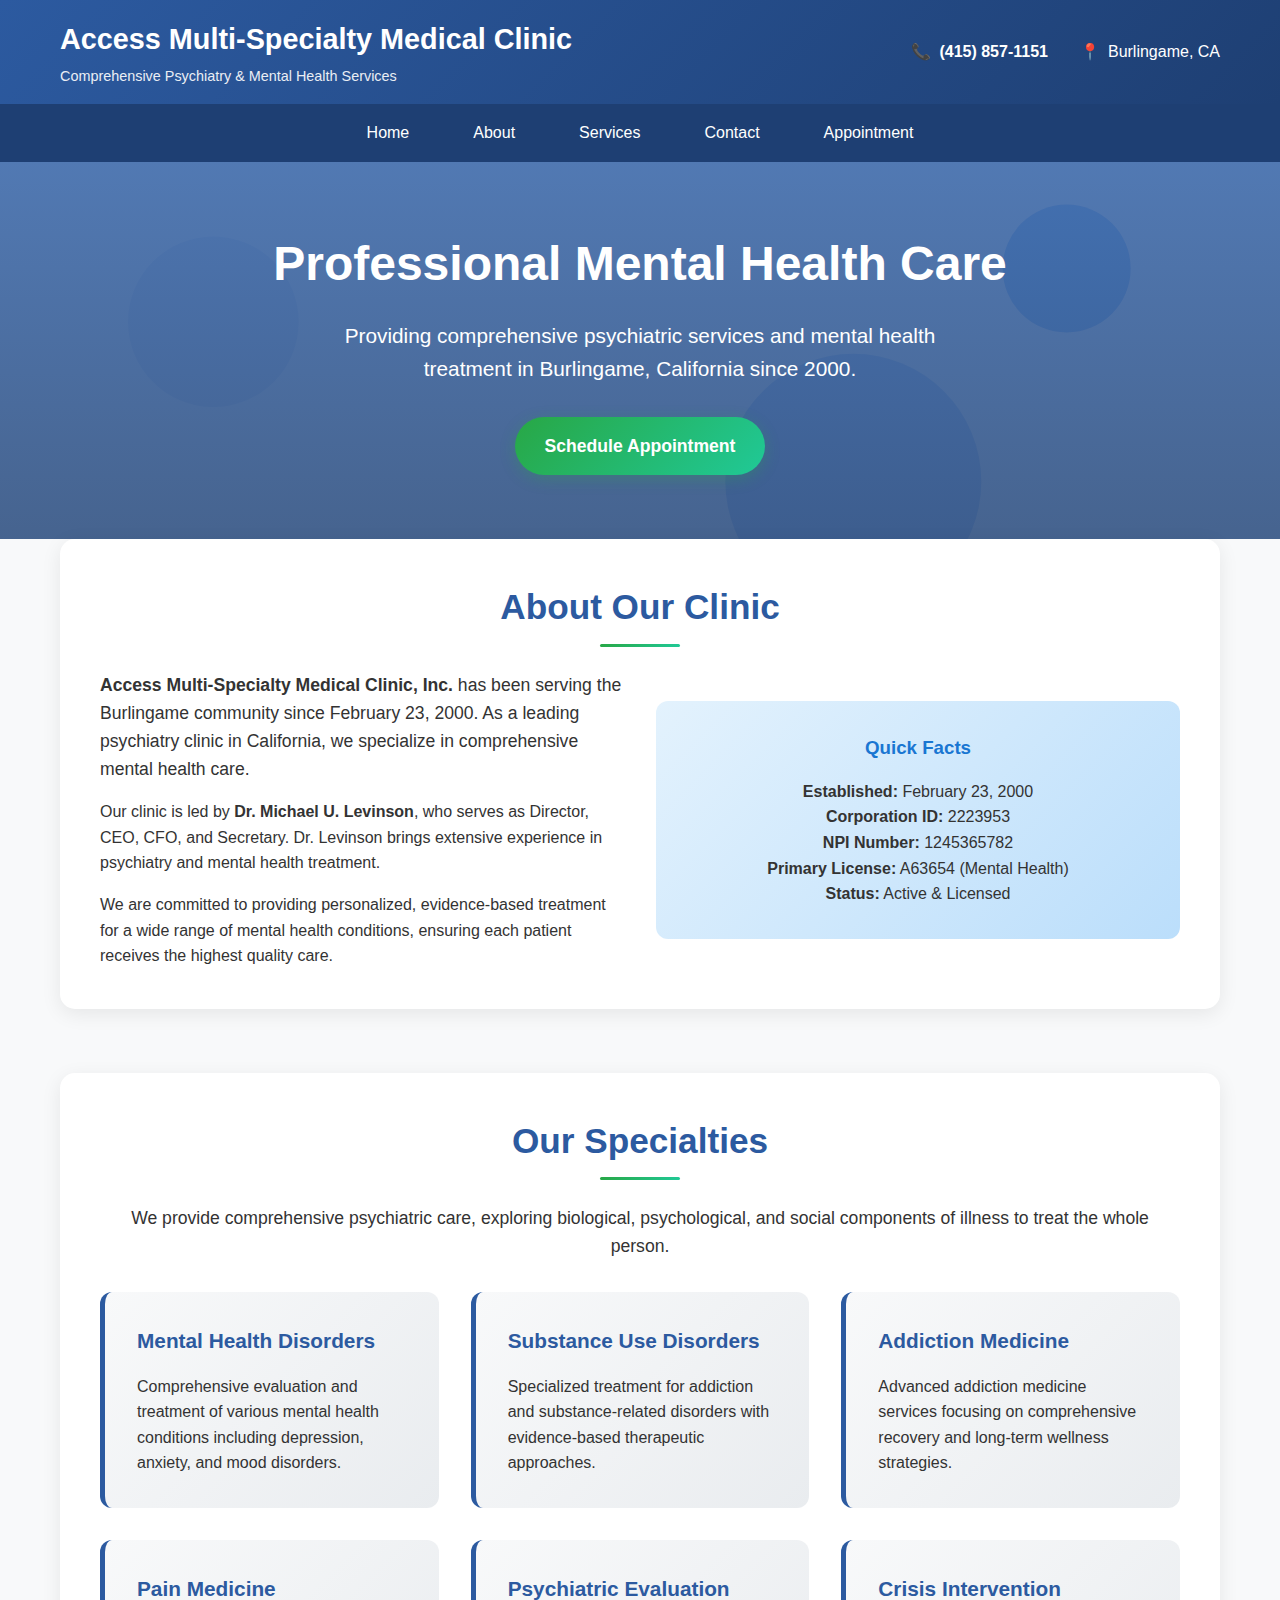
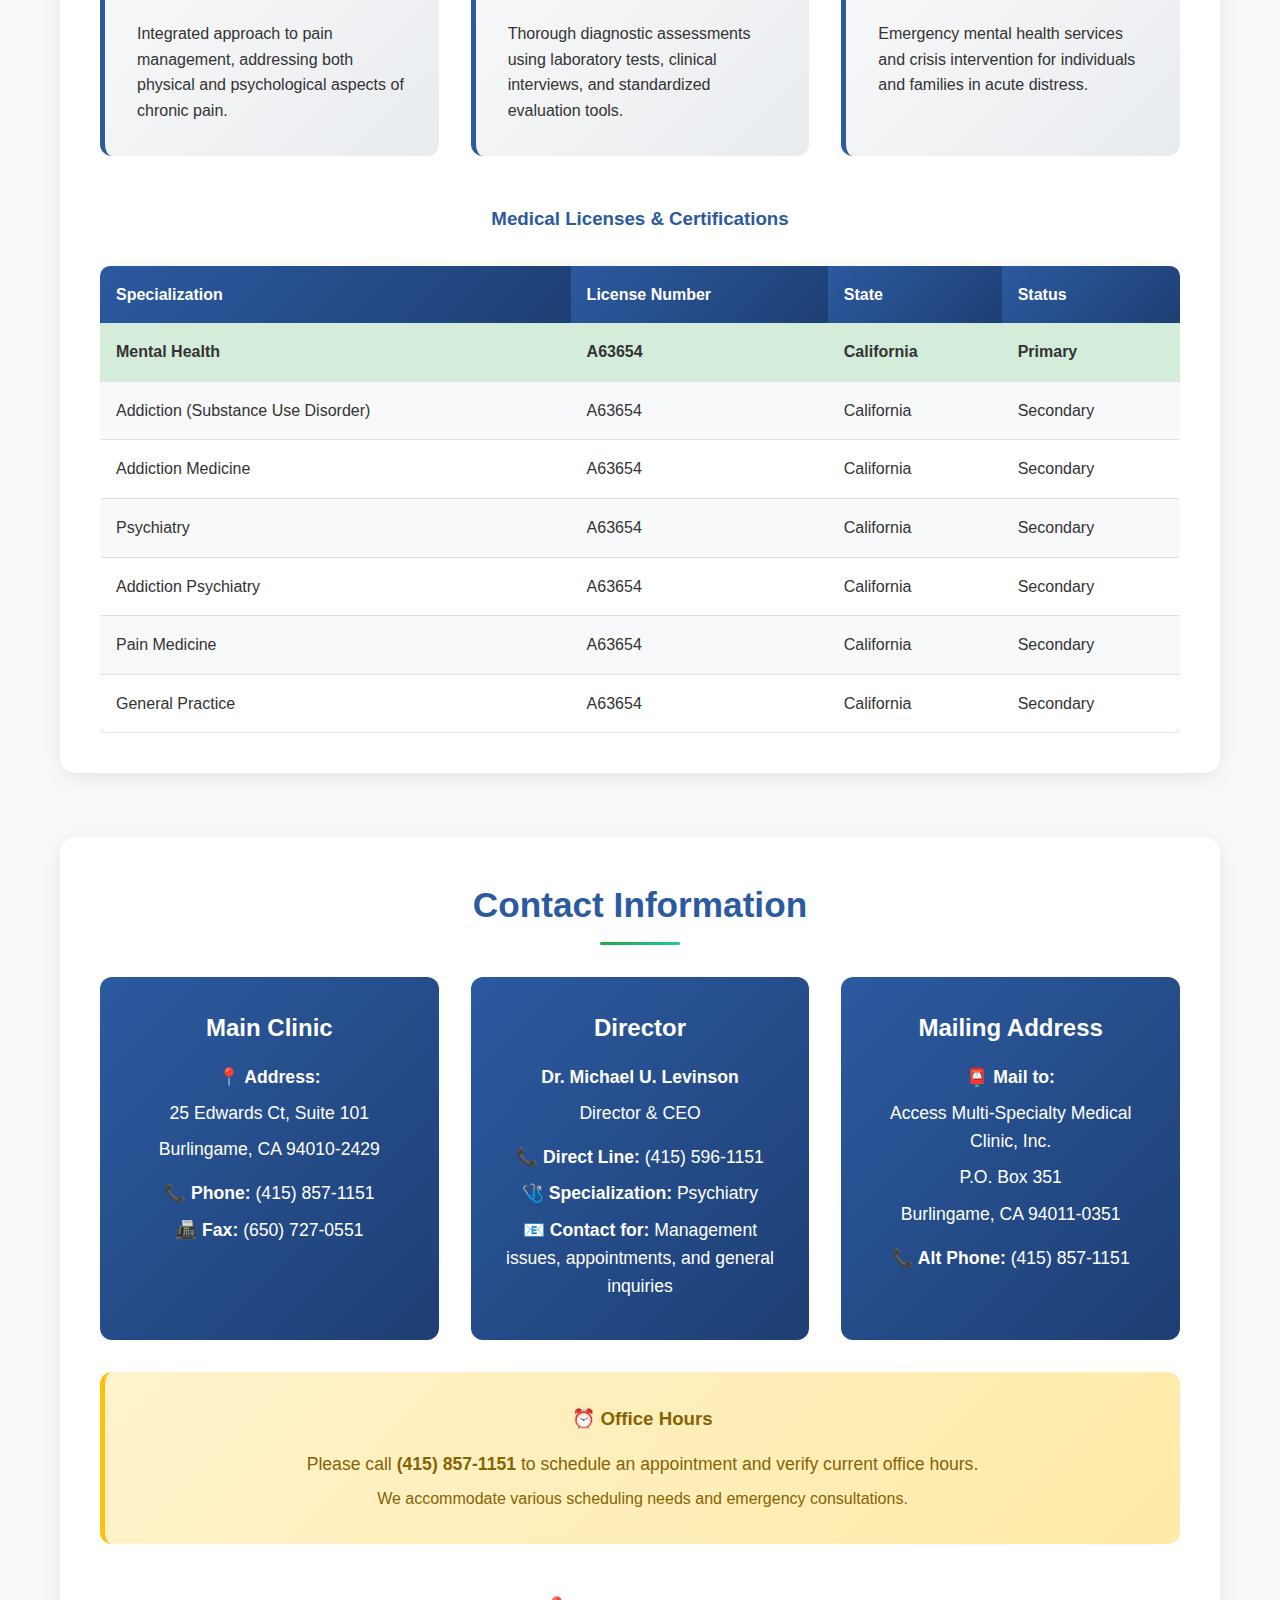
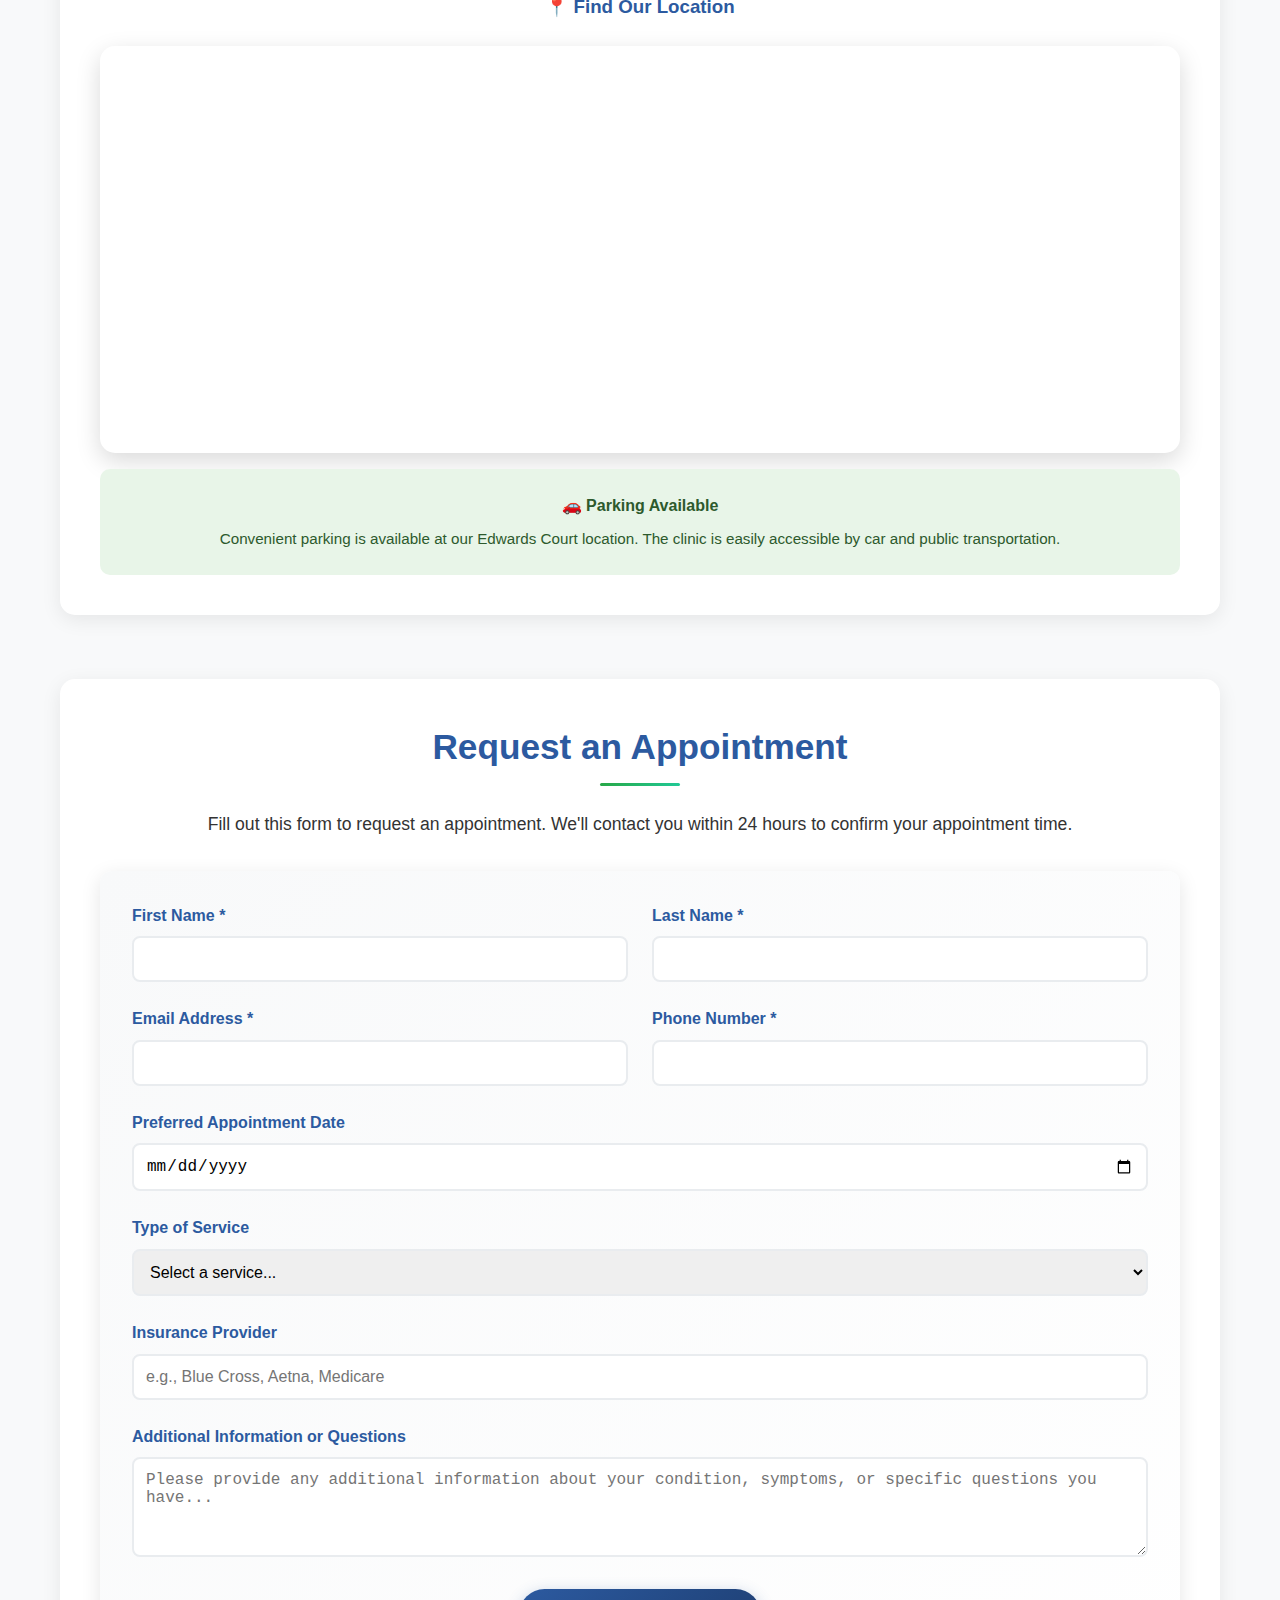
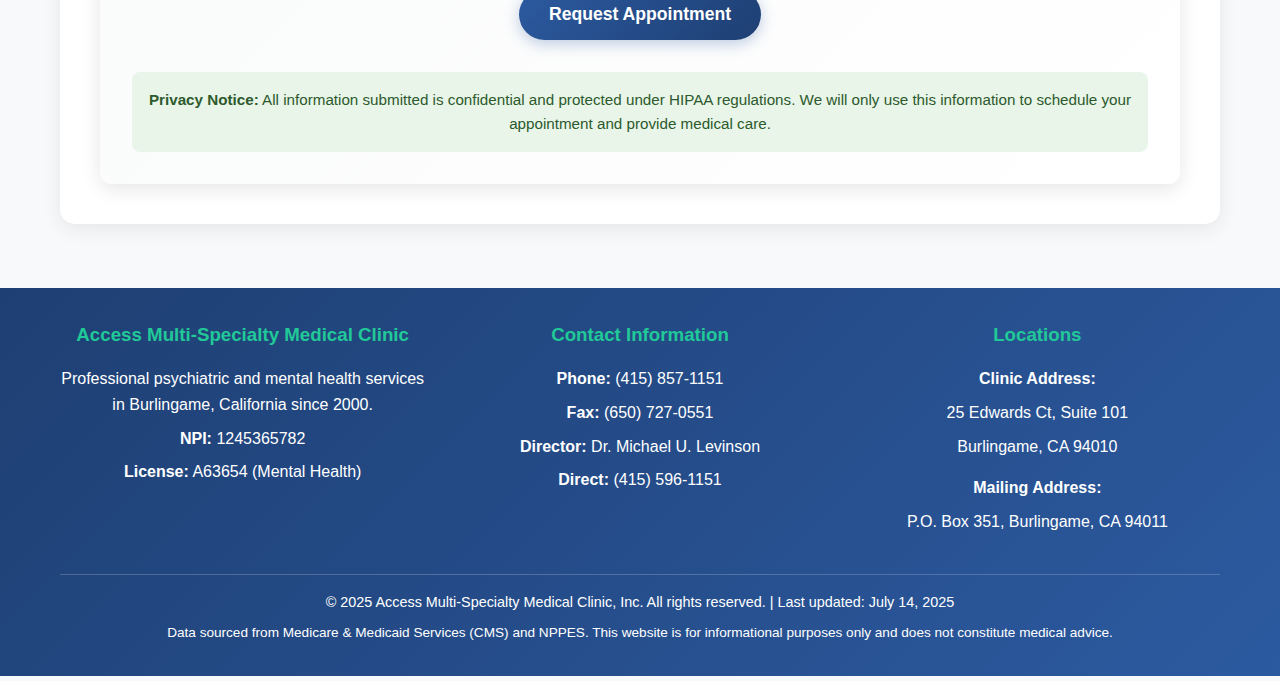
<file: index.html>
<!DOCTYPE html>
<html lang="en">
<head>
    <meta charset="UTF-8">
    <meta name="viewport" content="width=device-width, initial-scale=1.0">
    <title>Access Multi-Specialty Medical Clinic | Psychiatry Services in Burlingame, CA</title>
    <meta name="description" content="Access Multi-Specialty Medical Clinic provides comprehensive psychiatry and mental health services in Burlingame, California. Led by Dr. Michael U Levinson.">
    
    <style>
        * {
            margin: 0;
            padding: 0;
            box-sizing: border-box;
        }

        body {
            font-family: 'Segoe UI', Tahoma, Geneva, Verdana, sans-serif;
            line-height: 1.6;
            color: #333;
            background-color: #f8f9fa;
        }

        .container {
            max-width: 1200px;
            margin: 0 auto;
            padding: 0 20px;
        }

        /* Header */
        header {
            background: linear-gradient(135deg, #2c5aa0 0%, #1e3f73 100%);
            color: white;
            padding: 1rem 0;
            box-shadow: 0 2px 10px rgba(0,0,0,0.1);
        }

        .header-content {
            display: flex;
            justify-content: space-between;
            align-items: center;
            flex-wrap: wrap;
        }

        .logo h1 {
            font-size: 1.8rem;
            font-weight: 700;
            margin-bottom: 0.2rem;
        }

        .logo p {
            font-size: 0.9rem;
            opacity: 0.9;
        }

        .header-contact {
            display: flex;
            gap: 2rem;
            flex-wrap: wrap;
        }

        .contact-item {
            display: flex;
            align-items: center;
            gap: 0.5rem;
        }

        .contact-item i {
            font-size: 1.2rem;
        }

        /* Navigation */
        nav {
            background-color: #1e3f73;
            padding: 1rem 0;
            position: sticky;
            top: 0;
            z-index: 100;
        }

        .nav-links {
            display: flex;
            justify-content: center;
            gap: 2rem;
            list-style: none;
            flex-wrap: wrap;
        }

        .nav-links a {
            color: white;
            text-decoration: none;
            font-weight: 500;
            padding: 0.5rem 1rem;
            border-radius: 25px;
            transition: all 0.3s ease;
        }

        .nav-links a:hover {
            background-color: rgba(255,255,255,0.2);
            transform: translateY(-2px);
        }

        /* Hero Section */
        .hero {
            background: linear-gradient(rgba(44, 90, 160, 0.8), rgba(30, 63, 115, 0.8)), 
                        url('data:image/svg+xml,<svg xmlns="http://www.w3.org/2000/svg" viewBox="0 0 1200 600"><rect fill="%23e8f4fd" width="1200" height="600"/><circle fill="%23d1e7fc" cx="200" cy="150" r="80"/><circle fill="%23b8d9fa" cx="800" cy="300" r="120"/><circle fill="%239fcbf8" cx="1000" cy="100" r="60"/></svg>');
            background-size: cover;
            color: white;
            padding: 4rem 0;
            text-align: center;
        }

        .hero h2 {
            font-size: 3rem;
            margin-bottom: 1rem;
            font-weight: 700;
        }

        .hero p {
            font-size: 1.3rem;
            margin-bottom: 2rem;
            max-width: 600px;
            margin-left: auto;
            margin-right: auto;
        }

        .cta-button {
            display: inline-block;
            background: linear-gradient(135deg, #28a745 0%, #20c997 100%);
            color: white;
            padding: 15px 30px;
            text-decoration: none;
            border-radius: 50px;
            font-weight: 600;
            font-size: 1.1rem;
            transition: all 0.3s ease;
            box-shadow: 0 4px 15px rgba(40, 167, 69, 0.3);
        }

        .cta-button:hover {
            transform: translateY(-3px);
            box-shadow: 0 6px 20px rgba(40, 167, 69, 0.4);
        }

        /* Main Content */
        main {
            padding: 3rem 0;
        }

        .section {
            margin-bottom: 4rem;
            background: white;
            padding: 2.5rem;
            border-radius: 15px;
            box-shadow: 0 5px 20px rgba(0,0,0,0.08);
        }

        .section h2 {
            color: #2c5aa0;
            font-size: 2.2rem;
            margin-bottom: 1.5rem;
            text-align: center;
            position: relative;
        }

        .section h2::after {
            content: '';
            display: block;
            width: 80px;
            height: 3px;
            background: linear-gradient(135deg, #28a745, #20c997);
            margin: 0.5rem auto;
            border-radius: 2px;
        }

        /* Services Grid */
        .services-grid {
            display: grid;
            grid-template-columns: repeat(auto-fit, minmax(300px, 1fr));
            gap: 2rem;
            margin-top: 2rem;
        }

        .service-card {
            background: linear-gradient(135deg, #f8f9fa 0%, #e9ecef 100%);
            padding: 2rem;
            border-radius: 12px;
            border-left: 5px solid #2c5aa0;
            transition: all 0.3s ease;
        }

        .service-card:hover {
            transform: translateY(-5px);
            box-shadow: 0 10px 25px rgba(0,0,0,0.15);
        }

        .service-card h3 {
            color: #2c5aa0;
            margin-bottom: 1rem;
            font-size: 1.3rem;
        }

        /* Contact Info */
        .contact-grid {
            display: grid;
            grid-template-columns: repeat(auto-fit, minmax(300px, 1fr));
            gap: 2rem;
            margin-top: 2rem;
        }

        .contact-card {
            background: linear-gradient(135deg, #2c5aa0 0%, #1e3f73 100%);
            color: white;
            padding: 2rem;
            border-radius: 12px;
            text-align: center;
        }

        .contact-card h3 {
            margin-bottom: 1rem;
            font-size: 1.5rem;
        }

        .contact-card p {
            margin-bottom: 0.5rem;
            font-size: 1.1rem;
        }

        /* License Table */
        .license-table {
            width: 100%;
            border-collapse: collapse;
            margin-top: 1rem;
            overflow: hidden;
            border-radius: 10px;
            box-shadow: 0 5px 15px rgba(0,0,0,0.1);
        }

        .license-table th {
            background: linear-gradient(135deg, #2c5aa0 0%, #1e3f73 100%);
            color: white;
            padding: 1rem;
            text-align: left;
            font-weight: 600;
        }

        .license-table td {
            padding: 1rem;
            border-bottom: 1px solid #dee2e6;
        }

        .license-table tr:nth-child(even) {
            background-color: #f8f9fa;
        }

        .license-table tr:hover {
            background-color: #e3f2fd;
        }

        .primary-license {
            background-color: #d4edda !important;
            font-weight: 600;
        }

        /* Footer */
        footer {
            background: linear-gradient(135deg, #1e3f73 0%, #2c5aa0 100%);
            color: white;
            text-align: center;
            padding: 2rem 0;
            margin-top: 3rem;
        }

        .footer-content {
            display: grid;
            grid-template-columns: repeat(auto-fit, minmax(250px, 1fr));
            gap: 2rem;
            margin-bottom: 2rem;
        }

        .footer-section h3 {
            margin-bottom: 1rem;
            color: #20c997;
        }

        .footer-section p {
            margin-bottom: 0.5rem;
        }

        .footer-bottom {
            border-top: 1px solid rgba(255,255,255,0.2);
            padding-top: 1rem;
            font-size: 0.9rem;
        }

        /* Appointment Form */
        .appointment-form {
            background: linear-gradient(135deg, #f8f9fa 0%, #ffffff 100%);
            padding: 2rem;
            border-radius: 12px;
            box-shadow: 0 5px 20px rgba(0,0,0,0.1);
            margin-top: 2rem;
        }

        .form-group {
            margin-bottom: 1.5rem;
        }

        .form-group label {
            display: block;
            margin-bottom: 0.5rem;
            font-weight: 600;
            color: #2c5aa0;
        }

        .form-group input,
        .form-group select,
        .form-group textarea {
            width: 100%;
            padding: 12px;
            border: 2px solid #e9ecef;
            border-radius: 8px;
            font-size: 1rem;
            transition: border-color 0.3s ease;
        }

        .form-group input:focus,
        .form-group select:focus,
        .form-group textarea:focus {
            outline: none;
            border-color: #2c5aa0;
        }

        .submit-btn {
            background: linear-gradient(135deg, #2c5aa0 0%, #1e3f73 100%);
            color: white;
            padding: 15px 30px;
            border: none;
            border-radius: 50px;
            font-size: 1.1rem;
            font-weight: 600;
            cursor: pointer;
            transition: all 0.3s ease;
            box-shadow: 0 4px 15px rgba(44, 90, 160, 0.3);
        }

        .submit-btn:hover {
            transform: translateY(-2px);
            box-shadow: 0 6px 20px rgba(44, 90, 160, 0.4);
        }

        /* Responsive Design */
        @media (max-width: 768px) {
            .header-content {
                flex-direction: column;
                text-align: center;
                gap: 1rem;
            }

            .hero h2 {
                font-size: 2rem;
            }

            .hero p {
                font-size: 1.1rem;
            }

            .nav-links {
                gap: 1rem;
            }

            .section {
                padding: 1.5rem;
            }

            .services-grid,
            .contact-grid {
                grid-template-columns: 1fr;
            }
        }

        /* Smooth scrolling */
        html {
            scroll-behavior: smooth;
        }

        /* Loading animation */
        .fade-in {
            animation: fadeIn 1s ease-in;
        }

        @keyframes fadeIn {
            from { opacity: 0; transform: translateY(30px); }
            to { opacity: 1; transform: translateY(0); }
        }
    </style>
</head>
<body>
    <header>
        <div class="container">
            <div class="header-content">
                <div class="logo">
                    <h1>Access Multi-Specialty Medical Clinic</h1>
                    <p>Comprehensive Psychiatry & Mental Health Services</p>
                </div>
                <div class="header-contact">
                    <div class="contact-item">
                        <span>📞</span>
                        <span><strong>(415) 857-1151</strong></span>
                    </div>
                    <div class="contact-item">
                        <span>📍</span>
                        <span>Burlingame, CA</span>
                    </div>
                </div>
            </div>
        </div>
    </header>

    <nav>
        <div class="container">
            <ul class="nav-links">
                <li><a href="#home">Home</a></li>
                <li><a href="#about">About</a></li>
                <li><a href="#services">Services</a></li>
                <li><a href="#contact">Contact</a></li>
                <li><a href="#appointment">Appointment</a></li>
            </ul>
        </div>
    </nav>

    <section id="home" class="hero">
        <div class="container">
            <h2 class="fade-in">Professional Mental Health Care</h2>
            <p class="fade-in">Providing comprehensive psychiatric services and mental health treatment in Burlingame, California since 2000.</p>
            <a href="#appointment" class="cta-button fade-in">Schedule Appointment</a>
        </div>
    </section>

    <main class="container">
        <section id="about" class="section fade-in">
            <h2>About Our Clinic</h2>
            <div style="display: grid; grid-template-columns: repeat(auto-fit, minmax(300px, 1fr)); gap: 2rem; align-items: center;">
                <div>
                    <p style="font-size: 1.1rem; margin-bottom: 1rem;"><strong>Access Multi-Specialty Medical Clinic, Inc.</strong> has been serving the Burlingame community since February 23, 2000. As a leading psychiatry clinic in California, we specialize in comprehensive mental health care.</p>
                    <p style="margin-bottom: 1rem;">Our clinic is led by <strong>Dr. Michael U. Levinson</strong>, who serves as Director, CEO, CFO, and Secretary. Dr. Levinson brings extensive experience in psychiatry and mental health treatment.</p>
                    <p>We are committed to providing personalized, evidence-based treatment for a wide range of mental health conditions, ensuring each patient receives the highest quality care.</p>
                </div>
                <div style="background: linear-gradient(135deg, #e3f2fd 0%, #bbdefb 100%); padding: 2rem; border-radius: 12px; text-align: center;">
                    <h3 style="color: #1976d2; margin-bottom: 1rem;">Quick Facts</h3>
                    <p><strong>Established:</strong> February 23, 2000</p>
                    <p><strong>Corporation ID:</strong> 2223953</p>
                    <p><strong>NPI Number:</strong> 1245365782</p>
                    <p><strong>Primary License:</strong> A63654 (Mental Health)</p>
                    <p><strong>Status:</strong> Active & Licensed</p>
                </div>
            </div>
        </section>

        <section id="services" class="section fade-in">
            <h2>Our Specialties</h2>
            <p style="text-align: center; font-size: 1.1rem; margin-bottom: 2rem;">We provide comprehensive psychiatric care, exploring biological, psychological, and social components of illness to treat the whole person.</p>
            
            <div class="services-grid">
                <div class="service-card">
                    <h3>Mental Health Disorders</h3>
                    <p>Comprehensive evaluation and treatment of various mental health conditions including depression, anxiety, and mood disorders.</p>
                </div>
                
                <div class="service-card">
                    <h3>Substance Use Disorders</h3>
                    <p>Specialized treatment for addiction and substance-related disorders with evidence-based therapeutic approaches.</p>
                </div>
                
                <div class="service-card">
                    <h3>Addiction Medicine</h3>
                    <p>Advanced addiction medicine services focusing on comprehensive recovery and long-term wellness strategies.</p>
                </div>
                
                <div class="service-card">
                    <h3>Pain Medicine</h3>
                    <p>Integrated approach to pain management, addressing both physical and psychological aspects of chronic pain.</p>
                </div>
                
                <div class="service-card">
                    <h3>Psychiatric Evaluation</h3>
                    <p>Thorough diagnostic assessments using laboratory tests, clinical interviews, and standardized evaluation tools.</p>
                </div>
                
                <div class="service-card">
                    <h3>Crisis Intervention</h3>
                    <p>Emergency mental health services and crisis intervention for individuals and families in acute distress.</p>
                </div>
            </div>

            <div style="margin-top: 3rem;">
                <h3 style="color: #2c5aa0; margin-bottom: 1rem; text-align: center;">Medical Licenses & Certifications</h3>
                <div style="overflow-x: auto;">
                    <table class="license-table">
                        <thead>
                            <tr>
                                <th>Specialization</th>
                                <th>License Number</th>
                                <th>State</th>
                                <th>Status</th>
                            </tr>
                        </thead>
                        <tbody>
                            <tr class="primary-license">
                                <td><strong>Mental Health</strong></td>
                                <td>A63654</td>
                                <td>California</td>
                                <td><strong>Primary</strong></td>
                            </tr>
                            <tr>
                                <td>Addiction (Substance Use Disorder)</td>
                                <td>A63654</td>
                                <td>California</td>
                                <td>Secondary</td>
                            </tr>
                            <tr>
                                <td>Addiction Medicine</td>
                                <td>A63654</td>
                                <td>California</td>
                                <td>Secondary</td>
                            </tr>
                            <tr>
                                <td>Psychiatry</td>
                                <td>A63654</td>
                                <td>California</td>
                                <td>Secondary</td>
                            </tr>
                            <tr>
                                <td>Addiction Psychiatry</td>
                                <td>A63654</td>
                                <td>California</td>
                                <td>Secondary</td>
                            </tr>
                            <tr>
                                <td>Pain Medicine</td>
                                <td>A63654</td>
                                <td>California</td>
                                <td>Secondary</td>
                            </tr>
                            <tr>
                                <td>General Practice</td>
                                <td>A63654</td>
                                <td>California</td>
                                <td>Secondary</td>
                            </tr>
                        </tbody>
                    </table>
                </div>
            </div>
        </section>

        <section id="contact" class="section fade-in">
            <h2>Contact Information</h2>
            
            <div class="contact-grid">
                <div class="contact-card">
                    <h3>Main Clinic</h3>
                    <p><strong>📍 Address:</strong></p>
                    <p>25 Edwards Ct, Suite 101</p>
                    <p>Burlingame, CA 94010-2429</p>
                    <p style="margin-top: 1rem;"><strong>📞 Phone:</strong> (415) 857-1151</p>
                    <p><strong>📠 Fax:</strong> (650) 727-0551</p>
                </div>
                
                <div class="contact-card">
                    <h3>Director</h3>
                    <p><strong>Dr. Michael U. Levinson</strong></p>
                    <p>Director & CEO</p>
                    <p style="margin-top: 1rem;"><strong>📞 Direct Line:</strong> (415) 596-1151</p>
                    <p><strong>🩺 Specialization:</strong> Psychiatry</p>
                    <p><strong>📧 Contact for:</strong> Management issues, appointments, and general inquiries</p>
                </div>
                
                <div class="contact-card">
                    <h3>Mailing Address</h3>
                    <p><strong>📮 Mail to:</strong></p>
                    <p>Access Multi-Specialty Medical Clinic, Inc.</p>
                    <p>P.O. Box 351</p>
                    <p>Burlingame, CA 94011-0351</p>
                    <p style="margin-top: 1rem;"><strong>📞 Alt Phone:</strong> (415) 857-1151</p>
                </div>
            </div>

            <div style="background: linear-gradient(135deg, #fff3cd 0%, #ffeaa7 100%); padding: 2rem; border-radius: 12px; margin-top: 2rem; text-align: center; border-left: 5px solid #ffc107;">
                <h3 style="color: #856404; margin-bottom: 1rem;">⏰ Office Hours</h3>
                <p style="color: #856404; font-size: 1.1rem;">Please call <strong>(415) 857-1151</strong> to schedule an appointment and verify current office hours.</p>
                <p style="color: #856404; margin-top: 0.5rem;">We accommodate various scheduling needs and emergency consultations.</p>
            </div>

            <div style="margin-top: 3rem;">
                <h3 style="color: #2c5aa0; margin-bottom: 1.5rem; text-align: center;">📍 Find Our Location</h3>
                <div style="border-radius: 15px; overflow: hidden; box-shadow: 0 8px 25px rgba(0,0,0,0.15); margin-bottom: 1rem;">
                    <iframe 
                        src="https://www.google.com/maps/embed?pb=!1m18!1m12!1m3!1d3164.8234567890123!2d-122.3647!3d37.5789!2m3!1f0!2f0!3f0!3m2!1i1024!2i768!4f13.1!3m3!1m2!1s0x808f7e5a1234abcd%3A0x1234567890abcdef!2s25%20Edwards%20Ct%20%23101%2C%20Burlingame%2C%20CA%2094010!5e0!3m2!1sen!2sus!4v1234567890123!5m2!1sen!2sus" 
                        width="100%" 
                        height="400" 
                        style="border:0;" 
                        allowfullscreen="" 
                        loading="lazy" 
                        referrerpolicy="no-referrer-when-downgrade"
                        title="Access Multi-Specialty Medical Clinic Location">
                    </iframe>
                </div>
                <div style="background: #e8f5e8; padding: 1.5rem; border-radius: 10px; text-align: center;">
                    <p style="color: #2d5a2d; margin-bottom: 0.5rem;"><strong>🚗 Parking Available</strong></p>
                    <p style="color: #2d5a2d; font-size: 0.95rem;">Convenient parking is available at our Edwards Court location. The clinic is easily accessible by car and public transportation.</p>
                </div>
            </div>
        </section>

        <section id="appointment" class="section fade-in">
            <h2>Request an Appointment</h2>
            <p style="text-align: center; margin-bottom: 2rem; font-size: 1.1rem;">Fill out this form to request an appointment. We'll contact you within 24 hours to confirm your appointment time.</p>
            
            <form class="appointment-form" id="appointmentForm">
                <div style="display: grid; grid-template-columns: repeat(auto-fit, minmax(300px, 1fr)); gap: 1.5rem;">
                    <div class="form-group">
                        <label for="firstName">First Name *</label>
                        <input type="text" id="firstName" name="firstName" required>
                    </div>
                    
                    <div class="form-group">
                        <label for="lastName">Last Name *</label>
                        <input type="text" id="lastName" name="lastName" required>
                    </div>
                </div>
                
                <div style="display: grid; grid-template-columns: repeat(auto-fit, minmax(300px, 1fr)); gap: 1.5rem;">
                    <div class="form-group">
                        <label for="email">Email Address *</label>
                        <input type="email" id="email" name="email" required>
                    </div>
                    
                    <div class="form-group">
                        <label for="phone">Phone Number *</label>
                        <input type="tel" id="phone" name="phone" required>
                    </div>
                </div>
                
                <div class="form-group">
                    <label for="preferredDate">Preferred Appointment Date</label>
                    <input type="date" id="preferredDate" name="preferredDate">
                </div>
                
                <div class="form-group">
                    <label for="serviceType">Type of Service</label>
                    <select id="serviceType" name="serviceType">
                        <option value="">Select a service...</option>
                        <option value="initial-consultation">Initial Psychiatric Consultation</option>
                        <option value="follow-up">Follow-up Appointment</option>
                        <option value="mental-health">Mental Health Evaluation</option>
                        <option value="substance-abuse">Substance Use Disorder Treatment</option>
                        <option value="addiction-medicine">Addiction Medicine</option>
                        <option value="pain-management">Pain Management</option>
                        <option value="crisis-intervention">Crisis Intervention</option>
                        <option value="other">Other (please specify in message)</option>
                    </select>
                </div>
                
                <div class="form-group">
                    <label for="insurance">Insurance Provider</label>
                    <input type="text" id="insurance" name="insurance" placeholder="e.g., Blue Cross, Aetna, Medicare">
                </div>
                
                <div class="form-group">
                    <label for="message">Additional Information or Questions</label>
                    <textarea id="message" name="message" rows="4" placeholder="Please provide any additional information about your condition, symptoms, or specific questions you have..."></textarea>
                </div>
                
                <div style="text-align: center;">
                    <button type="submit" class="submit-btn">Request Appointment</button>
                </div>
                
                <div style="background: #e8f5e8; padding: 1rem; border-radius: 8px; margin-top: 2rem; text-align: center;">
                    <p style="color: #2d5a2d; font-size: 0.95rem;">
                        <strong>Privacy Notice:</strong> All information submitted is confidential and protected under HIPAA regulations. 
                        We will only use this information to schedule your appointment and provide medical care.
                    </p>
                </div>
            </form>
        </section>
    </main>

    <footer>
        <div class="container">
            <div class="footer-content">
                <div class="footer-section">
                    <h3>Access Multi-Specialty Medical Clinic</h3>
                    <p>Professional psychiatric and mental health services in Burlingame, California since 2000.</p>
                    <p><strong>NPI:</strong> 1245365782</p>
                    <p><strong>License:</strong> A63654 (Mental Health)</p>
                </div>
                
                <div class="footer-section">
                    <h3>Contact Information</h3>
                    <p><strong>Phone:</strong> (415) 857-1151</p>
                    <p><strong>Fax:</strong> (650) 727-0551</p>
                    <p><strong>Director:</strong> Dr. Michael U. Levinson</p>
                    <p><strong>Direct:</strong> (415) 596-1151</p>
                </div>
                
                <div class="footer-section">
                    <h3>Locations</h3>
                    <p><strong>Clinic Address:</strong></p>
                    <p>25 Edwards Ct, Suite 101</p>
                    <p>Burlingame, CA 94010</p>
                    <p style="margin-top: 1rem;"><strong>Mailing Address:</strong></p>
                    <p>P.O. Box 351, Burlingame, CA 94011</p>
                </div>
            </div>
            
            <div class="footer-bottom">
                <p>&copy; 2025 Access Multi-Specialty Medical Clinic, Inc. All rights reserved. | Last updated: July 14, 2025</p>
                <p style="margin-top: 0.5rem; font-size: 0.85rem;">Data sourced from Medicare & Medicaid Services (CMS) and NPPES. This website is for informational purposes only and does not constitute medical advice.</p>
            </div>
        </div>
    </footer>

    <script>
        // Form submission handling
        document.getElementById('appointmentForm').addEventListener('submit', function(e) {
            e.preventDefault();
            
            // Get form data
            const formData = new FormData(this);
            const formObj = Object.fromEntries(formData.entries());
            
            // Simple form validation
            const requiredFields = ['firstName', 'lastName', 'email', 'phone'];
            let isValid = true;
            
            requiredFields.forEach(field => {
                const element = document.getElementById(field);
                if (!element.value.trim()) {
                    element.style.borderColor = '#dc3545';
                    isValid = false;
                } else {
                    element.style.borderColor = '#28a745';
                }
            });
            
            if (isValid) {
                // Show success message (in a real app, you'd send this to a server)
                alert(`Thank you ${formObj.firstName}! Your appointment request has been submitted. We'll contact you at ${formObj.phone} within 24 hours to confirm your appointment.`);
                
                // Reset form
                this.reset();
                
                // Reset border colors
                requiredFields.forEach(field => {
                    document.getElementById(field).style.borderColor = '#e9ecef';
                });
            } else {
                alert('Please fill in all required fields marked with *');
            }
        });

        // Smooth scrolling for navigation links
        document.querySelectorAll('a[href^="#"]').forEach(anchor => {
            anchor.addEventListener('click', function (e) {
                e.preventDefault();
                const target = document.querySelector(this.getAttribute('href'));
                if (target) {
                    target.scrollIntoView({
                        behavior: 'smooth',
                        block: 'start'
                    });
                }
            });
        });

        // Add fade-in animation on scroll
        const observerOptions = {
            threshold: 0.1,
            rootMargin: '0px 0px -50px 0px'
        };

        const observer = new IntersectionObserver(function(entries) {
            entries.forEach(entry => {
                if (entry.isIntersecting) {
                    entry.target.style.animation = 'fadeIn 1s ease-in';
                }
            });
        }, observerOptions);

        // Observe all sections
        document.querySelectorAll('.section, .service-card, .contact-card').forEach(el => {
            observer.observe(el);
        });

        // Set minimum date for appointment to today
        const today = new Date().toISOString().split('T')[0];
        document.getElementById('preferredDate').setAttribute('min', today);

        // Phone number formatting
        document.getElementById('phone').addEventListener('input', function(e) {
            let value = e.target.value.replace(/\D/g, '');
            let formattedValue = '';
            
            if (value.length > 0) {
                if (value.length <= 3) {
                    formattedValue = `(${value}`;
                } else if (value.length <= 6) {
                    formattedValue = `(${value.slice(0, 3)}) ${value.slice(3)}`;
                } else {
                    formattedValue = `(${value.slice(0, 3)}) ${value.slice(3, 6)}-${value.slice(6, 10)}`;
                }
            }
            
            e.target.value = formattedValue;
        });

        // Add loading animation to buttons
        function addLoadingToButton(button) {
            const originalText = button.textContent;
            button.textContent = 'Processing...';
            button.disabled = true;
            
            setTimeout(() => {
                button.textContent = originalText;
                button.disabled = false;
            }, 2000);
        }

        // Enhanced form submission with better UX
        document.getElementById('appointmentForm').addEventListener('submit', function(e) {
            e.preventDefault();
            
            const submitBtn = this.querySelector('.submit-btn');
            addLoadingToButton(submitBtn);
            
            // Get form data
            const formData = new FormData(this);
            const formObj = Object.fromEntries(formData.entries());
            
            // Simple form validation
            const requiredFields = ['firstName', 'lastName', 'email', 'phone'];
            let isValid = true;
            
            requiredFields.forEach(field => {
                const element = document.getElementById(field);
                if (!element.value.trim()) {
                    element.style.borderColor = '#dc3545';
                    element.style.boxShadow = '0 0 0 0.2rem rgba(220, 53, 69, 0.25)';
                    isValid = false;
                } else {
                    element.style.borderColor = '#28a745';
                    element.style.boxShadow = '0 0 0 0.2rem rgba(40, 167, 69, 0.25)';
                }
            });
            
            // Email validation
            const emailRegex = /^[^\s@]+@[^\s@]+\.[^\s@]+$/;
            const emailField = document.getElementById('email');
            if (emailField.value && !emailRegex.test(emailField.value)) {
                emailField.style.borderColor = '#dc3545';
                emailField.style.boxShadow = '0 0 0 0.2rem rgba(220, 53, 69, 0.25)';
                isValid = false;
            }
            
            if (isValid) {
                // Simulate form processing
                setTimeout(() => {
                    // Create success message
                    const successDiv = document.createElement('div');
                    successDiv.innerHTML = `
                        <div style="background: linear-gradient(135deg, #d4edda 0%, #c3e6cb 100%); 
                                    border: 1px solid #c3e6cb; 
                                    color: #155724; 
                                    padding: 1.5rem; 
                                    border-radius: 12px; 
                                    margin-top: 2rem; 
                                    text-align: center;
                                    box-shadow: 0 4px 15px rgba(40, 167, 69, 0.2);">
                            <h3 style="color: #155724; margin-bottom: 1rem;">✅ Appointment Request Submitted!</h3>
                            <p style="margin-bottom: 0.5rem;"><strong>Thank you, ${formObj.firstName} ${formObj.lastName}!</strong></p>
                            <p style="margin-bottom: 0.5rem;">Your appointment request has been successfully submitted.</p>
                            <p style="margin-bottom: 0.5rem;">We'll contact you at <strong>${formObj.phone}</strong> within 24 hours to confirm your appointment.</p>
                            <p style="margin-bottom: 0;"><strong>Service requested:</strong> ${formObj.serviceType || 'General consultation'}</p>
                        </div>
                    `;
                    
                    // Insert success message
                    this.parentNode.insertBefore(successDiv, this.nextSibling);
                    
                    // Reset form
                    this.reset();
                    
                    // Reset border colors
                    const allFields = this.querySelectorAll('input, select, textarea');
                    allFields.forEach(field => {
                        field.style.borderColor = '#e9ecef';
                        field.style.boxShadow = 'none';
                    });
                    
                    // Scroll to success message
                    successDiv.scrollIntoView({ behavior: 'smooth', block: 'center' });
                    
                    // Remove success message after 10 seconds
                    setTimeout(() => {
                        successDiv.remove();
                    }, 10000);
                    
                }, 1500);
            } else {
                setTimeout(() => {
                    // Create error message
                    const errorDiv = document.createElement('div');
                    errorDiv.innerHTML = `
                        <div style="background: linear-gradient(135deg, #f8d7da 0%, #f5c6cb 100%); 
                                    border: 1px solid #f5c6cb; 
                                    color: #721c24; 
                                    padding: 1rem; 
                                    border-radius: 12px; 
                                    margin-top: 1rem; 
                                    text-align: center;">
                            <p><strong>⚠️ Please fill in all required fields marked with *</strong></p>
                        </div>
                    `;
                    
                    // Insert error message
                    this.parentNode.insertBefore(errorDiv, this.nextSibling);
                    
                    // Remove error message after 5 seconds
                    setTimeout(() => {
                        errorDiv.remove();
                    }, 5000);
                    
                    // Scroll to first invalid field
                    const firstInvalidField = this.querySelector('input[style*="border-color: rgb(220, 53, 69)"], select[style*="border-color: rgb(220, 53, 69)"]');
                    if (firstInvalidField) {
                        firstInvalidField.scrollIntoView({ behavior: 'smooth', block: 'center' });
                        firstInvalidField.focus();
                    }
                }, 1500);
            }
        });

        // Add click tracking for analytics (placeholder)
        function trackClick(elementType, elementId) {
            console.log(`Clicked: ${elementType} - ${elementId}`);
            // In a real application, you would send this data to your analytics service
        }

        // Track navigation clicks
        document.querySelectorAll('.nav-links a').forEach(link => {
            link.addEventListener('click', () => {
                trackClick('navigation', link.textContent);
            });
        });

        // Track CTA button clicks
        document.querySelectorAll('.cta-button').forEach(button => {
            button.addEventListener('click', () => {
                trackClick('cta', button.textContent);
            });
        });

        // Add interactive effects
        document.querySelectorAll('.service-card, .contact-card').forEach(card => {
            card.addEventListener('mouseenter', function() {
                this.style.transform = 'translateY(-8px) scale(1.02)';
            });
            
            card.addEventListener('mouseleave', function() {
                this.style.transform = 'translateY(0) scale(1)';
            });
        });

        // Initialize animations when page loads
        window.addEventListener('load', function() {
            // Add staggered animation to service cards
            const serviceCards = document.querySelectorAll('.service-card');
            serviceCards.forEach((card, index) => {
                card.style.animationDelay = `${index * 0.1}s`;
            });
            
            // Add staggered animation to contact cards
            const contactCards = document.querySelectorAll('.contact-card');
            contactCards.forEach((card, index) => {
                card.style.animationDelay = `${index * 0.2}s`;
            });
        });

        // Add accessibility improvements
        document.addEventListener('keydown', function(e) {
            // Escape key to close any messages
            if (e.key === 'Escape') {
                const messages = document.querySelectorAll('[style*="background: linear-gradient(135deg, #d4edda"], [style*="background: linear-gradient(135deg, #f8d7da"]');
                messages.forEach(msg => msg.remove());
            }
        });

        // Prevent form submission on Enter key in input fields (except textarea)
        document.querySelectorAll('#appointmentForm input').forEach(input => {
            input.addEventListener('keydown', function(e) {
                if (e.key === 'Enter') {
                    e.preventDefault();
                    const inputs = Array.from(document.querySelectorAll('#appointmentForm input, #appointmentForm select, #appointmentForm textarea'));
                    const currentIndex = inputs.indexOf(this);
                    const nextInput = inputs[currentIndex + 1];
                    if (nextInput) {
                        nextInput.focus();
                    }
                }
            });
        });
    </script>
</body>
</html>
</file>
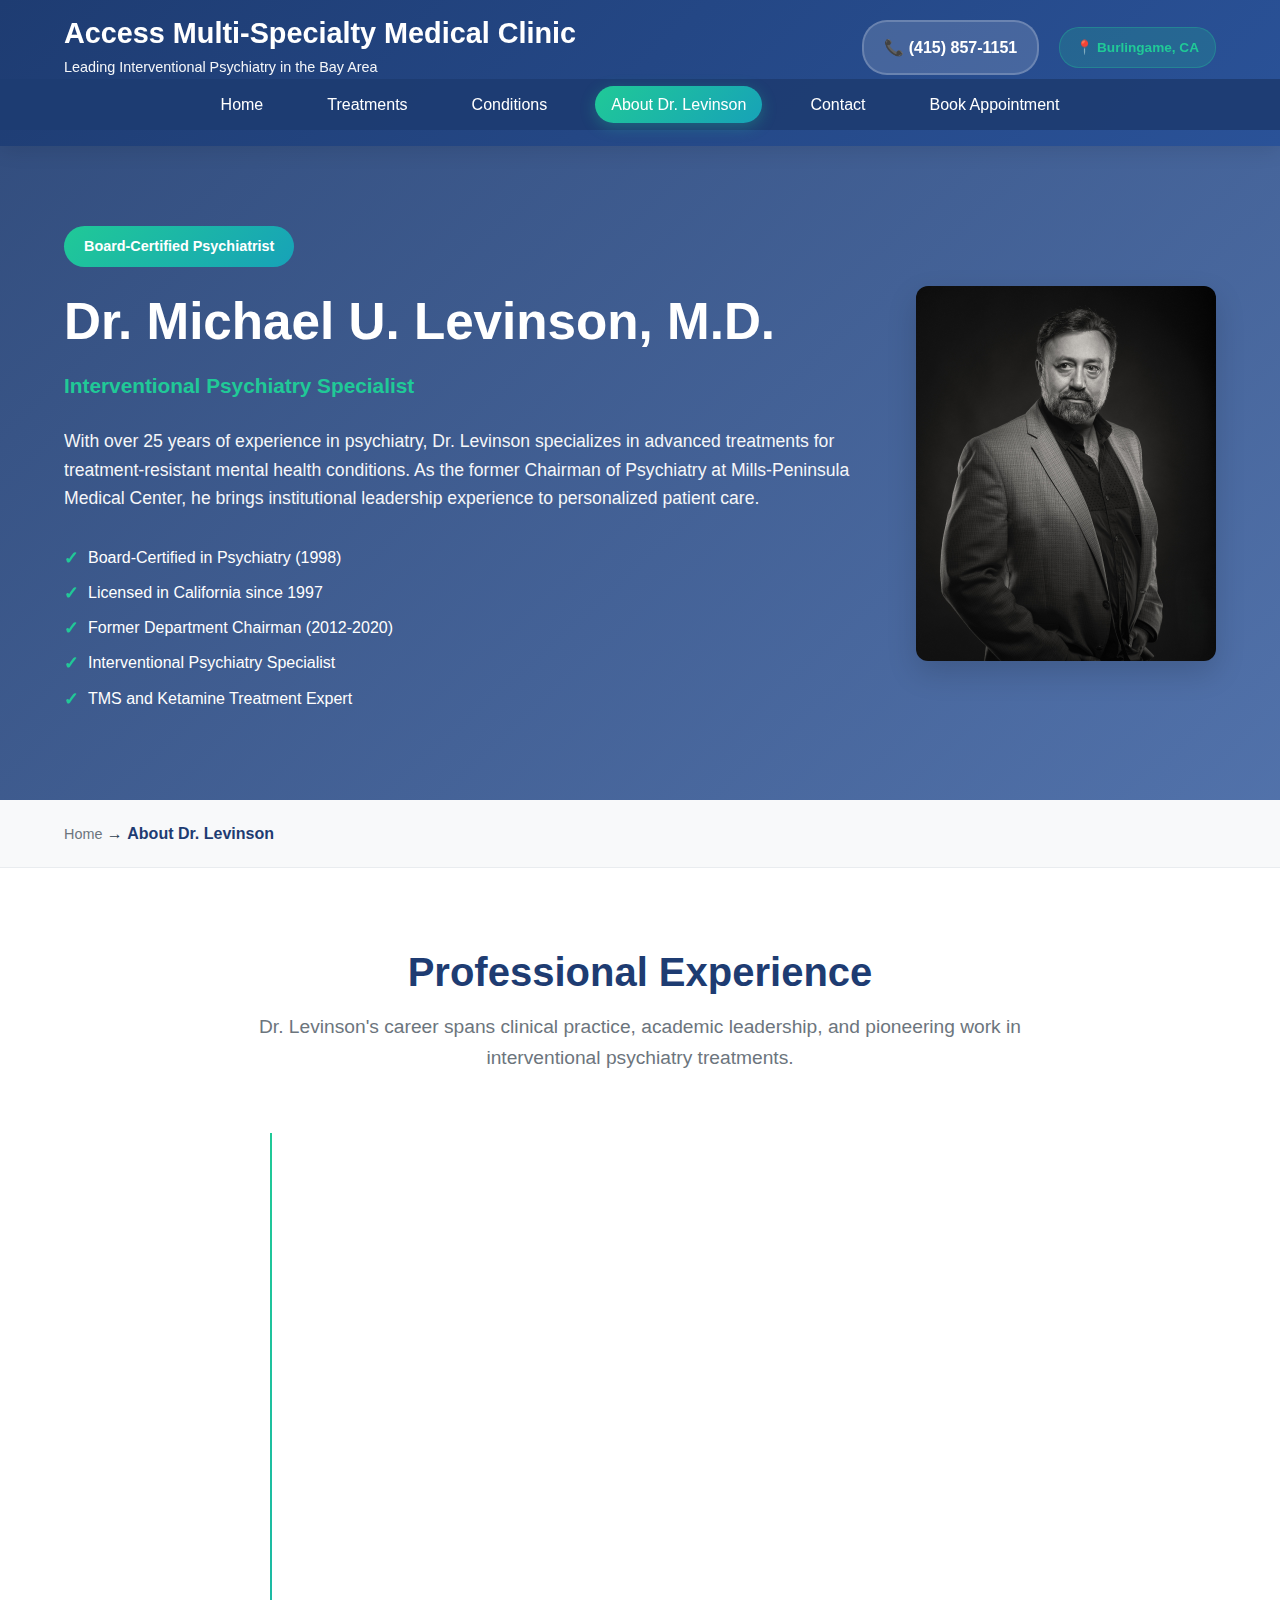
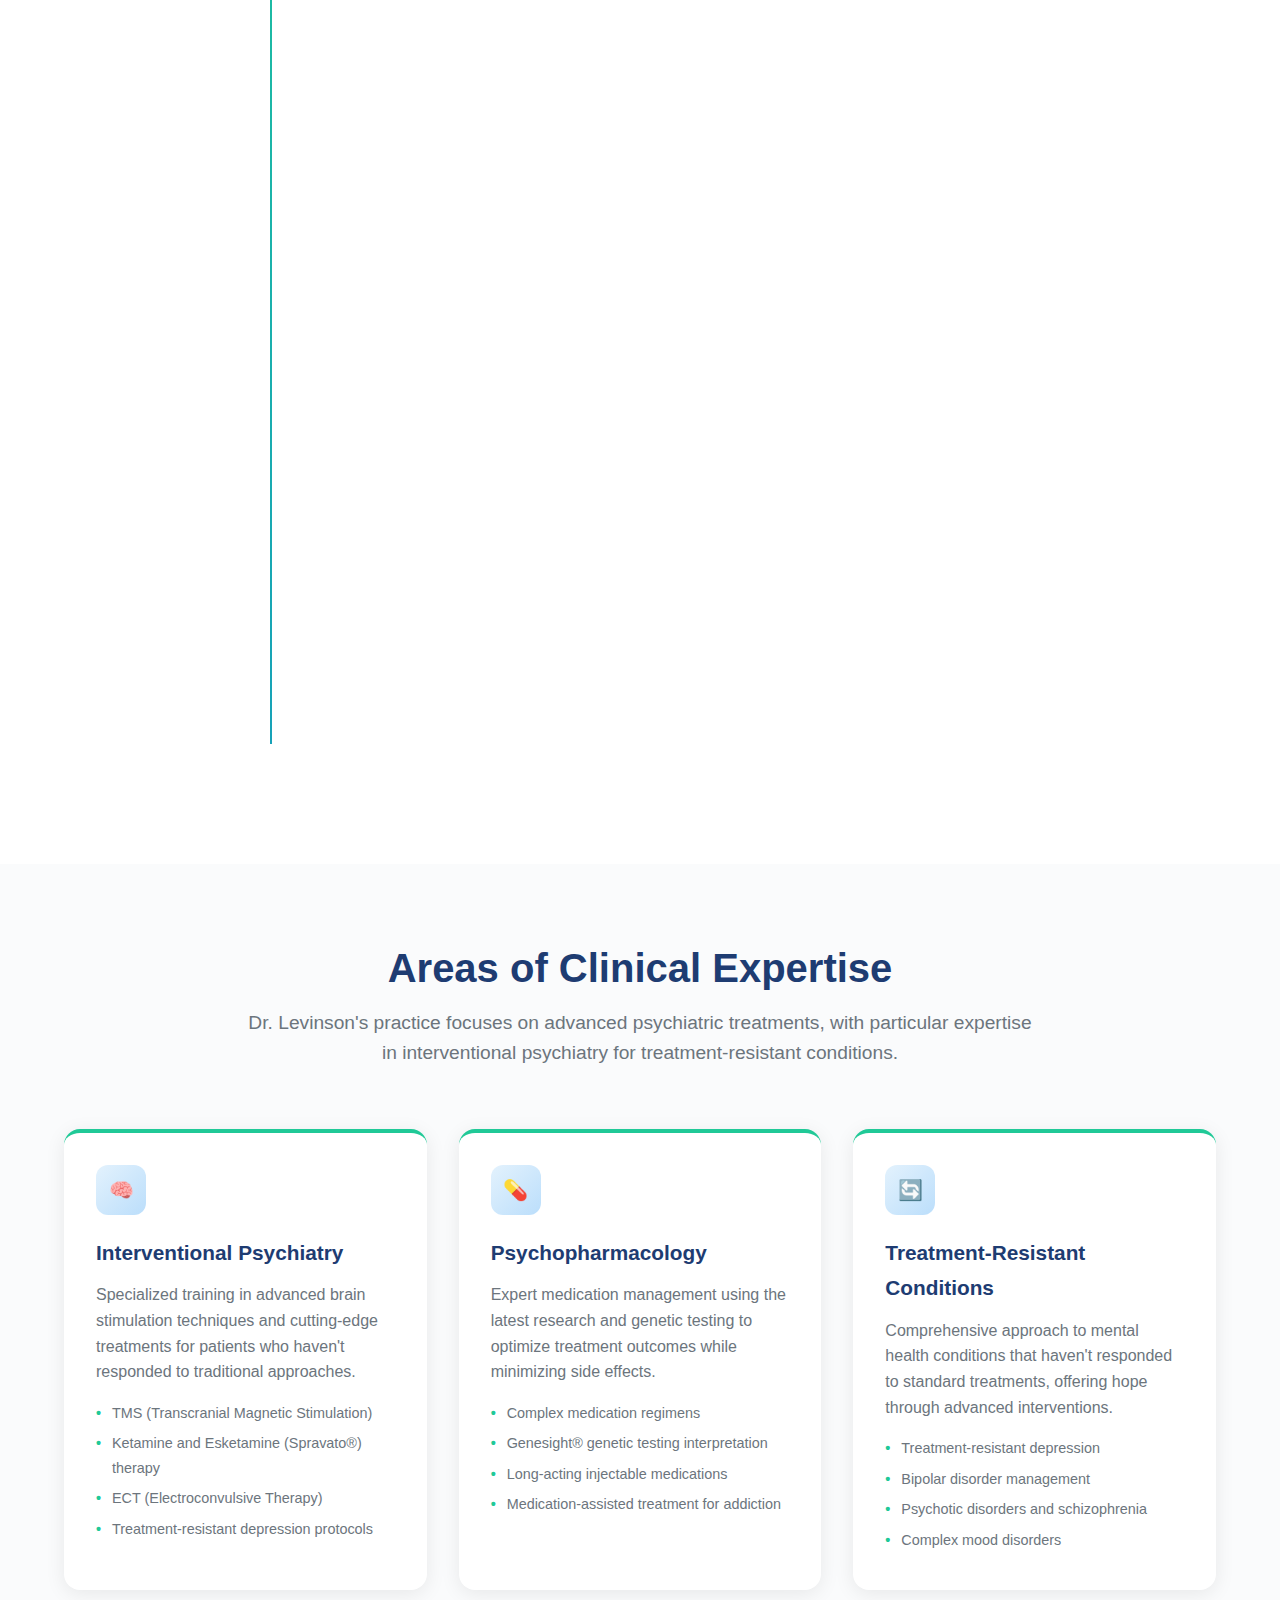
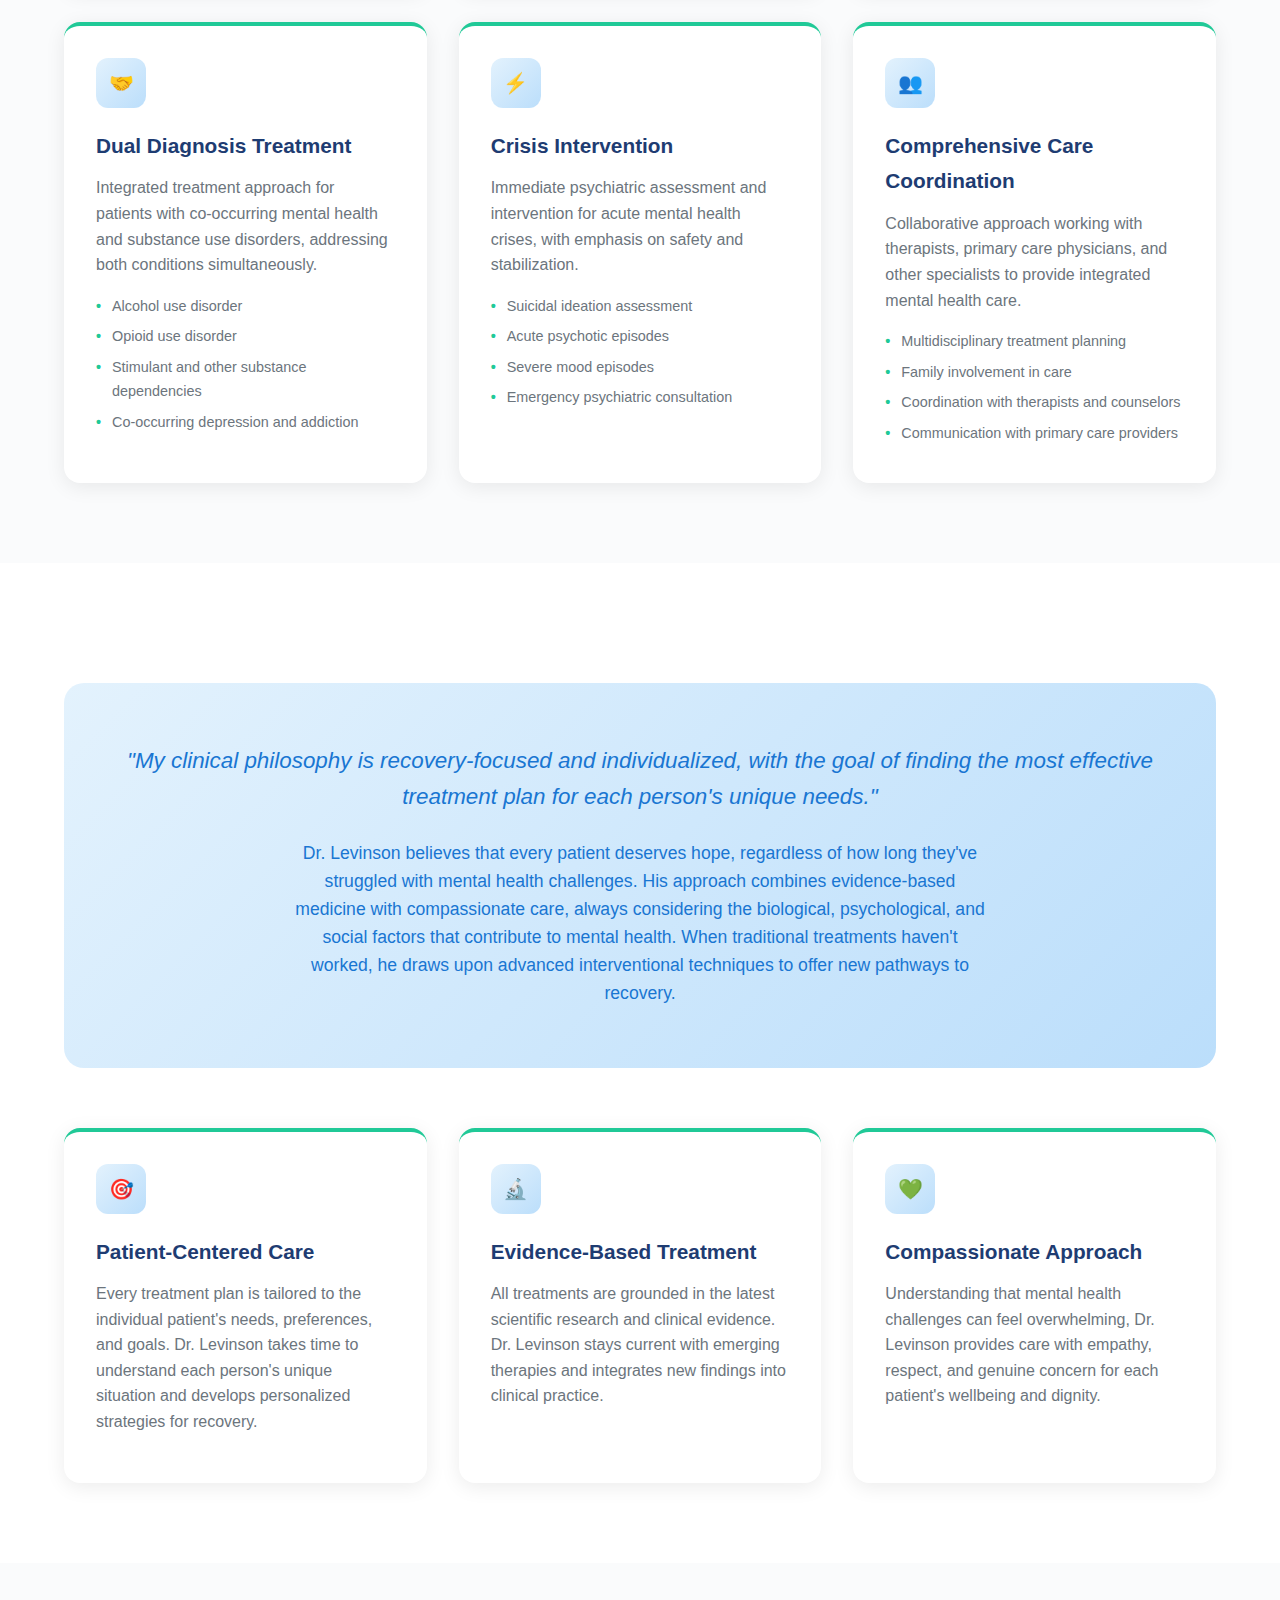
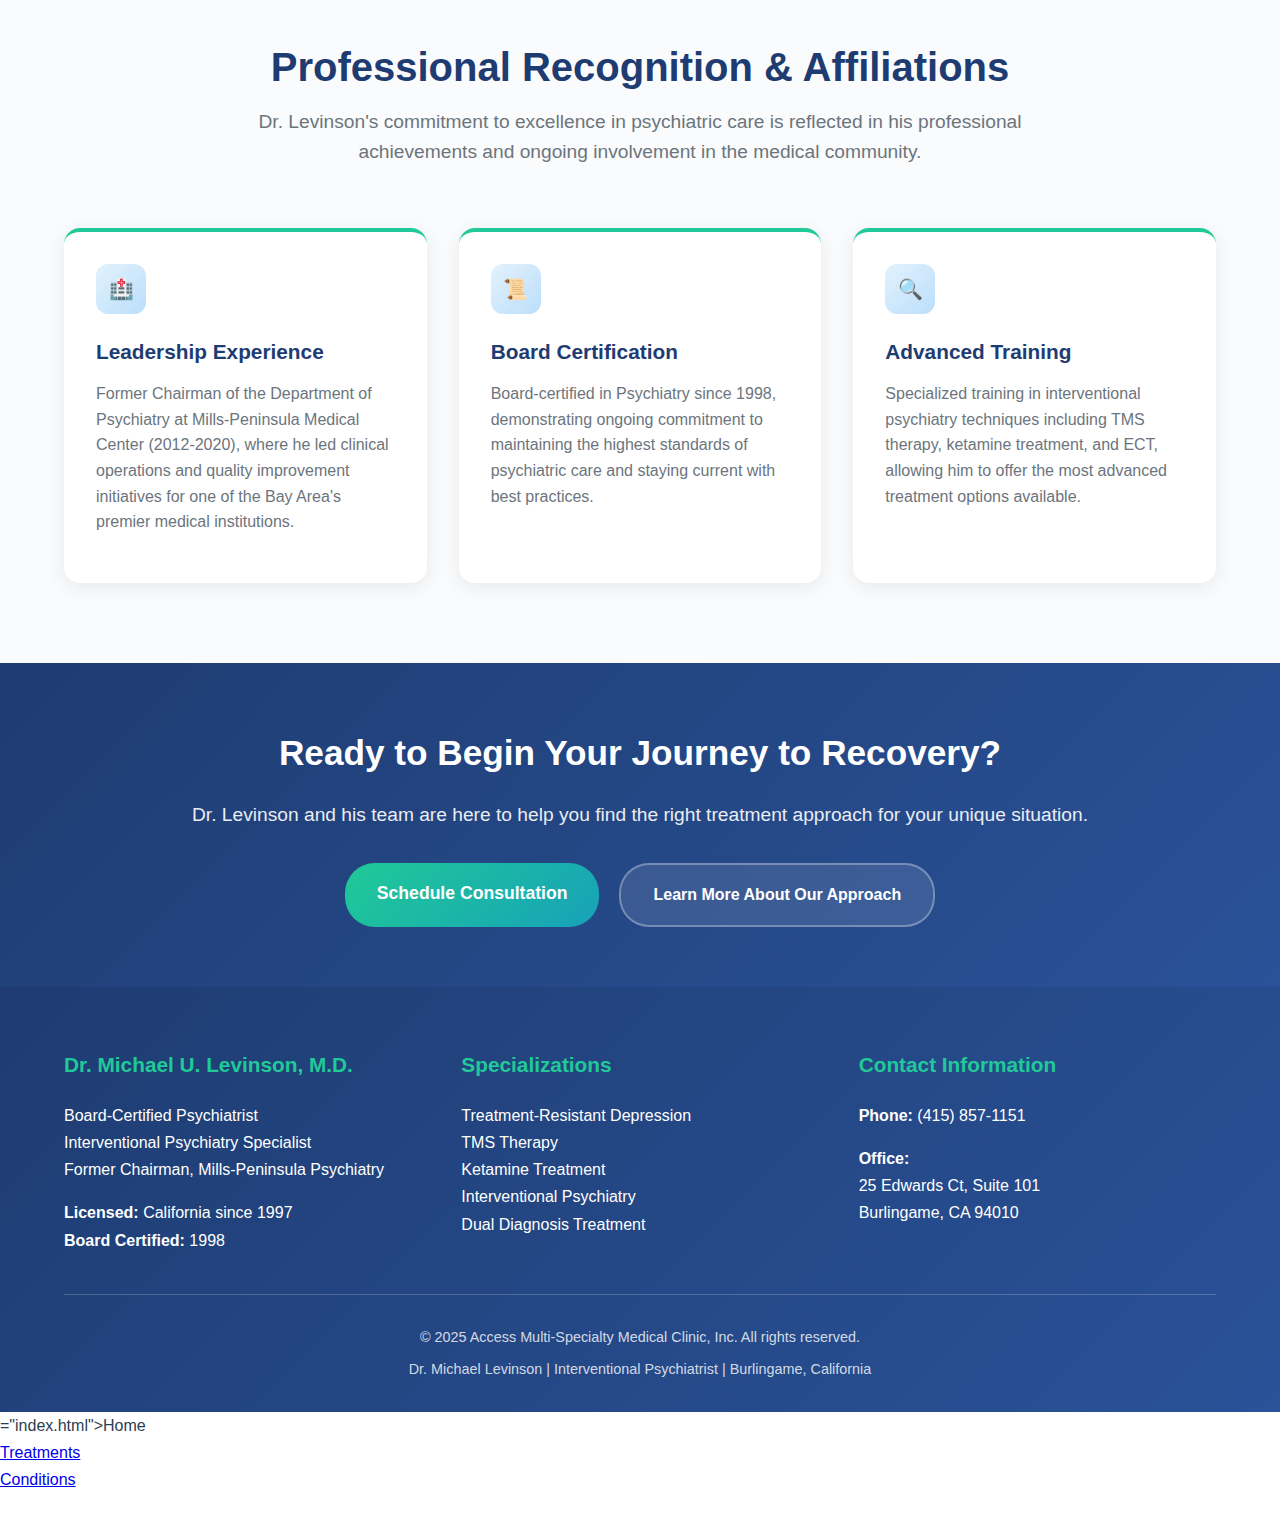
<file: about-old.html>
<!DOCTYPE html>
<html lang="en">
<head>
    <meta charset="UTF-8">
    <meta name="viewport" content="width=device-width, initial-scale=1.0">
    <title>Dr. Michael Levinson | Board-Certified Psychiatrist | Burlingame, CA</title>
    <meta name="description" content="Dr. Michael U. Levinson, M.D. - Board-certified psychiatrist in Burlingame, CA specializing in interventional psychiatry, TMS therapy, and treatment-resistant depression. Former Chairman of Psychiatry at Mills-Peninsula Medical Center.">
    <meta name="keywords" content="Dr. Michael Levinson psychiatrist, interventional psychiatry Burlingame, TMS doctor Bay Area, Mills-Peninsula psychiatry chairman">
    <meta name="geo.region" content="US-CA">
    <meta name="geo.placename" content="Burlingame">
    
    <style>
        * {
            margin: 0;
            padding: 0;
            box-sizing: border-box;
        }

        body {
            font-family: -apple-system, BlinkMacSystemFont, 'Segoe UI', Roboto, Oxygen, Ubuntu, Cantarell, sans-serif;
            line-height: 1.7;
            color: #2c3e50;
            background-color: #ffffff;
        }

        .container {
            max-width: 1200px;
            margin: 0 auto;
            padding: 0 24px;
        }

        /* Header (consistent with other pages) */
        header {
            background: linear-gradient(135deg, #1e3c72 0%, #2a5298 100%);
            color: white;
            padding: 16px 0;
            box-shadow: 0 4px 20px rgba(0,0,0,0.1);
            position: sticky;
            top: 0;
            z-index: 1000;
        }

        .header-content {
            display: flex;
            justify-content: space-between;
            align-items: center;
            flex-wrap: wrap;
            gap: 20px;
        }

        .logo {
            flex: 1;
            min-width: 280px;
        }

        .logo h1 {
            font-size: clamp(1.4rem, 3vw, 1.8rem);
            font-weight: 700;
            margin-bottom: 4px;
            line-height: 1.2;
        }

        .logo p {
            font-size: 0.9rem;
            opacity: 0.95;
            font-weight: 500;
        }

        .header-actions {
            display: flex;
            gap: 20px;
            align-items: center;
            flex-wrap: wrap;
        }

        .phone-cta {
            background: rgba(255,255,255,0.15);
            padding: 12px 20px;
            border-radius: 25px;
            text-decoration: none;
            color: white;
            font-weight: 600;
            transition: all 0.3s ease;
            border: 2px solid rgba(255,255,255,0.2);
        }

        .phone-cta:hover {
            background: rgba(255,255,255,0.25);
            transform: translateY(-2px);
        }

        .location-badge {
            background: rgba(32, 201, 151, 0.2);
            color: #20c997;
            padding: 8px 16px;
            border-radius: 20px;
            font-size: 0.85rem;
            font-weight: 600;
            border: 1px solid rgba(32, 201, 151, 0.3);
        }

        nav {
            background: rgba(30, 60, 114, 0.95);
            padding: 12px 0;
        }

        .nav-links {
            display: flex;
            justify-content: center;
            gap: 32px;
            list-style: none;
            flex-wrap: wrap;
        }

        .nav-links a {
            color: white;
            text-decoration: none;
            font-weight: 500;
            padding: 10px 16px;
            border-radius: 20px;
            transition: all 0.3s ease;
        }

        .nav-links a:hover {
            background: rgba(255,255,255,0.15);
            transform: translateY(-2px);
        }

        .nav-links a.active {
            background: linear-gradient(135deg, #20c997, #17a2b8);
            box-shadow: 0 4px 15px rgba(32, 201, 151, 0.3);
        }

        /* Doctor Hero Section */
        .doctor-hero {
            background: linear-gradient(135deg, rgba(30, 60, 114, 0.9), rgba(42, 82, 152, 0.8)), 
                        linear-gradient(45deg, #f8f9fa 0%, #e9ecef 100%);
            padding: 80px 0;
        }

        .doctor-intro {
            display: grid;
            grid-template-columns: 1fr 300px;
            gap: 60px;
            align-items: center;
        }

        .doctor-content {
            color: white;
        }

        .doctor-badge {
            background: linear-gradient(135deg, #20c997, #17a2b8);
            color: white;
            padding: 8px 20px;
            border-radius: 25px;
            font-size: 0.9rem;
            font-weight: 600;
            display: inline-block;
            margin-bottom: 24px;
        }

        .doctor-content h1 {
            font-size: clamp(2.5rem, 4vw, 3.2rem);
            font-weight: 700;
            margin-bottom: 16px;
            line-height: 1.2;
        }

        .doctor-title {
            font-size: 1.3rem;
            color: #20c997;
            font-weight: 600;
            margin-bottom: 24px;
        }

        .doctor-summary {
            font-size: 1.1rem;
            line-height: 1.6;
            margin-bottom: 32px;
            opacity: 0.95;
        }

        .credentials-list {
            list-style: none;
            padding: 0;
        }

        .credentials-list li {
            margin-bottom: 8px;
            position: relative;
            padding-left: 24px;
            font-weight: 500;
        }

        .credentials-list li::before {
            content: "✓";
            position: absolute;
            left: 0;
            color: #20c997;
            font-weight: bold;
            font-size: 1.1rem;
        }

        .doctor-image-placeholder {
            background: linear-gradient(135deg, rgba(255,255,255,0.1), rgba(255,255,255,0.05));
            border: 3px solid rgba(255,255,255,0.3);
            border-radius: 20px;
            height: 400px;
            display: flex;
            align-items: center;
            justify-content: center;
            color: rgba(255,255,255,0.7);
            font-size: 1.1rem;
            text-align: center;
            backdrop-filter: blur(10px);
        }

        .doctor-image {
            width: 320px;
            max-width: 100%;
            border-radius: 12px;
            overflow: hidden;
            box-shadow: 0 12px 30px rgba(0,0,0,0.15);
        }

        .doctor-image img {
            width: 100%;
            height: 100%;
            object-fit: cover;
            display: block;
        }

        .breadcrumb {
            padding: 20px 0;
            background: #f8f9fa;
            border-bottom: 1px solid #e9ecef;
        }

        .breadcrumb a {
            color: #6c757d;
            text-decoration: none;
            font-size: 0.9rem;
        }

        .breadcrumb a:hover {
            color: #1e3c72;
        }

        .breadcrumb span {
            color: #1e3c72;
            font-weight: 600;
        }

        /* Main Content Sections */
        .section {
            padding: 80px 0;
        }

        .section:nth-child(even) {
            background: #fafbfc;
        }

        .section-header {
            text-align: center;
            margin-bottom: 60px;
            max-width: 800px;
            margin-left: auto;
            margin-right: auto;
        }

        .section h2 {
            font-size: 2.5rem;
            font-weight: 700;
            color: #1e3c72;
            margin-bottom: 16px;
            line-height: 1.2;
        }

        .section-description {
            font-size: 1.2rem;
            color: #6c757d;
            line-height: 1.6;
        }

        /* Experience Timeline */
        .timeline {
            max-width: 800px;
            margin: 0 auto;
            position: relative;
        }

        .timeline::before {
            content: '';
            position: absolute;
            left: 30px;
            top: 0;
            bottom: 0;
            width: 2px;
            background: linear-gradient(135deg, #20c997, #17a2b8);
        }

        .timeline-item {
            position: relative;
            margin-bottom: 40px;
            padding-left: 80px;
        }

        .timeline-date {
            position: absolute;
            left: 0;
            top: 0;
            width: 60px;
            height: 60px;
            background: white;
            border: 3px solid #20c997;
            border-radius: 50%;
            display: flex;
            align-items: center;
            justify-content: center;
            font-weight: 700;
            color: #1e3c72;
            font-size: 0.85rem;
            text-align: center;
            line-height: 1.1;
            z-index: 2;
        }

        .timeline-content {
            background: white;
            padding: 24px;
            border-radius: 12px;
            box-shadow: 0 4px 20px rgba(0,0,0,0.08);
            border-left: 4px solid #20c997;
        }

        .timeline-content h3 {
            font-size: 1.3rem;
            font-weight: 700;
            color: #1e3c72;
            margin-bottom: 8px;
        }

        .timeline-content h4 {
            font-size: 1.1rem;
            color: #20c997;
            margin-bottom: 12px;
            font-weight: 600;
        }

        .timeline-content p {
            color: #6c757d;
            line-height: 1.6;
        }

        /* Expertise Grid */
        .expertise-grid {
            display: grid;
            grid-template-columns: repeat(auto-fit, minmax(300px, 1fr));
            gap: 32px;
            margin-top: 40px;
        }

        .expertise-card {
            background: white;
            padding: 32px;
            border-radius: 16px;
            box-shadow: 0 4px 20px rgba(0,0,0,0.08);
            border-top: 4px solid #20c997;
            transition: all 0.3s ease;
        }

        .expertise-card:hover {
            transform: translateY(-4px);
            box-shadow: 0 8px 30px rgba(0,0,0,0.12);
        }

        .expertise-icon {
            width: 50px;
            height: 50px;
            background: linear-gradient(135deg, #e3f2fd, #bbdefb);
            border-radius: 12px;
            display: flex;
            align-items: center;
            justify-content: center;
            margin-bottom: 20px;
            font-size: 20px;
        }

        .expertise-card h3 {
            font-size: 1.3rem;
            font-weight: 700;
            color: #1e3c72;
            margin-bottom: 12px;
        }

        .expertise-card p {
            color: #6c757d;
            line-height: 1.6;
            margin-bottom: 16px;
        }

        .expertise-list {
            list-style: none;
            padding: 0;
        }

        .expertise-list li {
            margin-bottom: 6px;
            position: relative;
            padding-left: 16px;
            color: #6c757d;
            font-size: 0.9rem;
        }

        .expertise-list li::before {
            content: "•";
            position: absolute;
            left: 0;
            color: #20c997;
            font-weight: bold;
        }

        /* Philosophy Section */
        .philosophy-section {
            background: linear-gradient(135deg, #e3f2fd, #bbdefb);
            padding: 60px 40px;
            border-radius: 20px;
            margin: 40px 0;
            text-align: center;
        }

        .philosophy-quote {
            font-size: 1.4rem;
            font-style: italic;
            color: #1976d2;
            line-height: 1.6;
            margin-bottom: 24px;
            font-weight: 500;
        }

        .philosophy-description {
            font-size: 1.1rem;
            color: #1976d2;
            line-height: 1.6;
            max-width: 700px;
            margin: 0 auto;
        }

        /* Contact CTA */
        .contact-cta {
            background: linear-gradient(135deg, #1e3c72, #2a5298);
            color: white;
            padding: 60px 0;
            text-align: center;
        }

        .contact-cta h3 {
            font-size: 2.2rem;
            font-weight: 700;
            margin-bottom: 16px;
        }

        .contact-cta p {
            font-size: 1.2rem;
            margin-bottom: 32px;
            opacity: 0.9;
        }

        .cta-buttons {
            display: flex;
            gap: 20px;
            justify-content: center;
            flex-wrap: wrap;
        }

        .cta-primary {
            background: linear-gradient(135deg, #20c997, #17a2b8);
            color: white;
            padding: 16px 32px;
            border-radius: 30px;
            text-decoration: none;
            font-weight: 600;
            font-size: 1.1rem;
            transition: all 0.3s ease;
        }

        .cta-primary:hover {
            transform: translateY(-2px);
            box-shadow: 0 8px 25px rgba(32, 201, 151, 0.4);
        }

        .cta-secondary {
            background: rgba(255,255,255,0.1);
            color: white;
            padding: 16px 32px;
            border-radius: 30px;
            text-decoration: none;
            font-weight: 600;
            transition: all 0.3s ease;
            border: 2px solid rgba(255,255,255,0.3);
        }

        .cta-secondary:hover {
            background: rgba(255,255,255,0.2);
            transform: translateY(-2px);
        }

        /* Mobile Responsiveness */
        @media (max-width: 768px) {
            .doctor-intro {
                grid-template-columns: 1fr;
                gap: 40px;
                text-align: center;
            }

            .doctor-image-placeholder {
                order: -1;
                height: 300px;
            }

            .timeline::before {
                left: 20px;
            }

            .timeline-item {
                padding-left: 60px;
            }

            .timeline-date {
                width: 40px;
                height: 40px;
                font-size: 0.75rem;
                left: 0;
            }

            .expertise-grid {
                grid-template-columns: 1fr;
                gap: 24px;
            }

            .section {
                padding: 60px 0;
            }

            .philosophy-section {
                padding: 40px 24px;
                margin: 32px 0;
            }

            .philosophy-quote {
                font-size: 1.2rem;
            }

            .nav-links {
                gap: 16px;
            }

            .container {
                padding: 0 20px;
            }

            .cta-buttons {
                flex-direction: column;
                align-items: center;
            }
        }
    </style>
</head>
<body>
    <header>
        <div class="container">
            <div class="header-content">
                <div class="logo">
                    <h1><a href="index.html" style="color: white; text-decoration: none;">Access Multi-Specialty Medical Clinic</a></h1>
                    <p>Leading Interventional Psychiatry in the Bay Area</p>
                </div>
                <div class="header-actions">
                    <a href="tel:4158571151" class="phone-cta">📞 (415) 857-1151</a>
                    <div class="location-badge">📍 Burlingame, CA</div>
                </div>
            </div>
        </div>
        
        <nav>
            <div class="container">
                <ul class="nav-links">
                    <li><a href="index.html">Home</a></li>
                    <li><a href="treatments.html">Treatments</a></li>
                    <li><a href="conditions.html">Conditions</a></li>
                    <li><a href="about.html" class="active">About Dr. Levinson</a></li>
                    <li><a href="contact.html">Contact</a></li>
                    <li><a href="appointment.html">Book Appointment</a></li>
                </ul>
            </div>
        </nav>

    </header>

    <div class="doctor-hero">
        <div class="container">
            <div class="doctor-intro">
                <div class="doctor-content">
                    <div class="doctor-badge">Board-Certified Psychiatrist</div>
                    <h1>Dr. Michael U. Levinson, M.D.</h1>
                    <p class="doctor-title">Interventional Psychiatry Specialist</p>
                    <p class="doctor-summary">
                        With over 25 years of experience in psychiatry, Dr. Levinson specializes in advanced treatments for treatment-resistant mental health conditions. As the former Chairman of Psychiatry at Mills-Peninsula Medical Center, he brings institutional leadership experience to personalized patient care.
                    </p>
                    <ul class="credentials-list">
                        <li>Board-Certified in Psychiatry (1998)</li>
                        <li>Licensed in California since 1997</li>
                        <li>Former Department Chairman (2012-2020)</li>
                        <li>Interventional Psychiatry Specialist</li>
                        <li>TMS and Ketamine Treatment Expert</li>
                    </ul>
                </div>
                <div class="doctor-image">
                    <img 
                        src="ML_photo_v2.jpg"
                        alt="Dr. Michael U. Levinson"
                        loading="lazy"
                    >
                </div>
                </div>
            </div>
        </div>
    </div>

    <div class="breadcrumb">
        <div class="container">
            <a href="index.html">Home</a> → <span>About Dr. Levinson</span>
        </div>
    </div>

    <main>
        <!-- Professional Background -->
        <section class="section">
            <div class="container">
                <div class="section-header">
                    <h2>Professional Experience</h2>
                    <p class="section-description">
                        Dr. Levinson's career spans clinical practice, academic leadership, and pioneering work in interventional psychiatry treatments.
                    </p>
                </div>

                <div class="timeline">
                    <div class="timeline-item">
                        <div class="timeline-date">2020<br>Present</div>
                        <div class="timeline-content">
                            <h3>Medical Director & CEO</h3>
                            <h4>Access Multi-Specialty Medical Clinic</h4>
                            <p>Leading comprehensive psychiatric care with focus on interventional treatments including TMS therapy, ketamine treatment, and ECT. Specializing in treatment-resistant depression and complex mental health conditions.</p>
                        </div>
                    </div>

                    <div class="timeline-item">
                        <div class="timeline-date">2012<br>2020</div>
                        <div class="timeline-content">
                            <h3>Chairman, Department of Psychiatry</h3>
                            <h4>Mills-Peninsula Medical Center, Burlingame</h4>
                            <p>Led the psychiatric department for one of the Bay Area's premier medical centers. Oversaw clinical operations, quality improvement initiatives, and implementation of advanced psychiatric treatments. Managed multidisciplinary teams and coordinated care across multiple specialties.</p>
                        </div>
                    </div>

                    <div class="timeline-item">
                        <div class="timeline-date">2000<br>2012</div>
                        <div class="timeline-content">
                            <h3>Attending Psychiatrist</h3>
                            <h4>Mills-Peninsula Medical Center & Private Practice</h4>
                            <p>Provided comprehensive psychiatric care including inpatient consultation, outpatient treatment, and emergency psychiatric services. Developed expertise in medication management and complex psychiatric conditions.</p>
                        </div>
                    </div>

                    <div class="timeline-item">
                        <div class="timeline-date">1998<br>2000</div>
                        <div class="timeline-content">
                            <h3>Psychiatry Residency</h3>
                            <h4>Residency Training Completion</h4>
                            <p>Completed comprehensive psychiatry residency training with rotations in inpatient psychiatry, outpatient care, consultation-liaison psychiatry, and emergency psychiatric services. Board certified in psychiatry in 1998.</p>
                        </div>
                    </div>

                    <div class="timeline-item">
                        <div class="timeline-date">1997</div>
                        <div class="timeline-content">
                            <h3>Medical Licensure</h3>
                            <h4>California Medical License Obtained</h4>
                            <p>Licensed to practice medicine in California. Began clinical practice with focus on comprehensive psychiatric evaluation and treatment.</p>
                        </div>
                    </div>
                </div>
            </div>
        </section>

        <!-- Areas of Expertise -->
        <section class="section">
            <div class="container">
                <div class="section-header">
                    <h2>Areas of Clinical Expertise</h2>
                    <p class="section-description">
                        Dr. Levinson's practice focuses on advanced psychiatric treatments, with particular expertise in interventional psychiatry for treatment-resistant conditions.
                    </p>
                </div>

                <div class="expertise-grid">
                    <div class="expertise-card">
                        <div class="expertise-icon">🧠</div>
                        <h3>Interventional Psychiatry</h3>
                        <p>Specialized training in advanced brain stimulation techniques and cutting-edge treatments for patients who haven't responded to traditional approaches.</p>
                        <ul class="expertise-list">
                            <li>TMS (Transcranial Magnetic Stimulation)</li>
                            <li>Ketamine and Esketamine (Spravato®) therapy</li>
                            <li>ECT (Electroconvulsive Therapy)</li>
                            <li>Treatment-resistant depression protocols</li>
                        </ul>
                    </div>

                    <div class="expertise-card">
                        <div class="expertise-icon">💊</div>
                        <h3>Psychopharmacology</h3>
                        <p>Expert medication management using the latest research and genetic testing to optimize treatment outcomes while minimizing side effects.</p>
                        <ul class="expertise-list">
                            <li>Complex medication regimens</li>
                            <li>Genesight® genetic testing interpretation</li>
                            <li>Long-acting injectable medications</li>
                            <li>Medication-assisted treatment for addiction</li>
                        </ul>
                    </div>

                    <div class="expertise-card">
                        <div class="expertise-icon">🔄</div>
                        <h3>Treatment-Resistant Conditions</h3>
                        <p>Comprehensive approach to mental health conditions that haven't responded to standard treatments, offering hope through advanced interventions.</p>
                        <ul class="expertise-list">
                            <li>Treatment-resistant depression</li>
                            <li>Bipolar disorder management</li>
                            <li>Psychotic disorders and schizophrenia</li>
                            <li>Complex mood disorders</li>
                        </ul>
                    </div>

                    <div class="expertise-card">
                        <div class="expertise-icon">🤝</div>
                        <h3>Dual Diagnosis Treatment</h3>
                        <p>Integrated treatment approach for patients with co-occurring mental health and substance use disorders, addressing both conditions simultaneously.</p>
                        <ul class="expertise-list">
                            <li>Alcohol use disorder</li>
                            <li>Opioid use disorder</li>
                            <li>Stimulant and other substance dependencies</li>
                            <li>Co-occurring depression and addiction</li>
                        </ul>
                    </div>

                    <div class="expertise-card">
                        <div class="expertise-icon">⚡</div>
                        <h3>Crisis Intervention</h3>
                        <p>Immediate psychiatric assessment and intervention for acute mental health crises, with emphasis on safety and stabilization.</p>
                        <ul class="expertise-list">
                            <li>Suicidal ideation assessment</li>
                            <li>Acute psychotic episodes</li>
                            <li>Severe mood episodes</li>
                            <li>Emergency psychiatric consultation</li>
                        </ul>
                    </div>

                    <div class="expertise-card">
                        <div class="expertise-icon">👥</div>
                        <h3>Comprehensive Care Coordination</h3>
                        <p>Collaborative approach working with therapists, primary care physicians, and other specialists to provide integrated mental health care.</p>
                        <ul class="expertise-list">
                            <li>Multidisciplinary treatment planning</li>
                            <li>Family involvement in care</li>
                            <li>Coordination with therapists and counselors</li>
                            <li>Communication with primary care providers</li>
                        </ul>
                    </div>
                </div>
            </div>
        </section>

        <!-- Clinical Philosophy -->
        <section class="section">
            <div class="container">
                <div class="philosophy-section">
                    <p class="philosophy-quote">
                        "My clinical philosophy is recovery-focused and individualized, with the goal of finding the most effective treatment plan for each person's unique needs."
                    </p>
                    <p class="philosophy-description">
                        Dr. Levinson believes that every patient deserves hope, regardless of how long they've struggled with mental health challenges. His approach combines evidence-based medicine with compassionate care, always considering the biological, psychological, and social factors that contribute to mental health. When traditional treatments haven't worked, he draws upon advanced interventional techniques to offer new pathways to recovery.
                    </p>
                </div>

                <div class="expertise-grid" style="margin-top: 60px;">
                    <div class="expertise-card">
                        <div class="expertise-icon">🎯</div>
                        <h3>Patient-Centered Care</h3>
                        <p>Every treatment plan is tailored to the individual patient's needs, preferences, and goals. Dr. Levinson takes time to understand each person's unique situation and develops personalized strategies for recovery.</p>
                    </div>

                    <div class="expertise-card">
                        <div class="expertise-icon">🔬</div>
                        <h3>Evidence-Based Treatment</h3>
                        <p>All treatments are grounded in the latest scientific research and clinical evidence. Dr. Levinson stays current with emerging therapies and integrates new findings into clinical practice.</p>
                    </div>

                    <div class="expertise-card">
                        <div class="expertise-icon">💚</div>
                        <h3>Compassionate Approach</h3>
                        <p>Understanding that mental health challenges can feel overwhelming, Dr. Levinson provides care with empathy, respect, and genuine concern for each patient's wellbeing and dignity.</p>
                    </div>
                </div>
            </div>
        </section>

        <!-- Professional Recognition -->
        <section class="section">
            <div class="container">
                <div class="section-header">
                    <h2>Professional Recognition & Affiliations</h2>
                    <p class="section-description">
                        Dr. Levinson's commitment to excellence in psychiatric care is reflected in his professional achievements and ongoing involvement in the medical community.
                    </p>
                </div>

                <div class="expertise-grid">
                    <div class="expertise-card">
                        <div class="expertise-icon">🏥</div>
                        <h3>Leadership Experience</h3>
                        <p>Former Chairman of the Department of Psychiatry at Mills-Peninsula Medical Center (2012-2020), where he led clinical operations and quality improvement initiatives for one of the Bay Area's premier medical institutions.</p>
                    </div>

                    <div class="expertise-card">
                        <div class="expertise-icon">📜</div>
                        <h3>Board Certification</h3>
                        <p>Board-certified in Psychiatry since 1998, demonstrating ongoing commitment to maintaining the highest standards of psychiatric care and staying current with best practices.</p>
                    </div>

                    <div class="expertise-card">
                        <div class="expertise-icon">🔍</div>
                        <h3>Advanced Training</h3>
                        <p>Specialized training in interventional psychiatry techniques including TMS therapy, ketamine treatment, and ECT, allowing him to offer the most advanced treatment options available.</p>
                    </div>
                </div>
            </div>
        </section>

        <!-- Contact CTA -->
        <section class="contact-cta">
            <div class="container">
                <h3>Ready to Begin Your Journey to Recovery?</h3>
                <p>Dr. Levinson and his team are here to help you find the right treatment approach for your unique situation.</p>
                
                <div class="cta-buttons">
                    <a href="appointment.html" class="cta-primary">Schedule Consultation</a>
                    <a href="contact.html" class="cta-secondary">Learn More About Our Approach</a>
                </div>
            </div>
        </section>
    </main>

    <footer style="background: linear-gradient(135deg, #1e3c72 0%, #2a5298 100%); color: white; padding: 60px 0 30px;">
        <div class="container">
            <div style="display: grid; grid-template-columns: repeat(auto-fit, minmax(280px, 1fr)); gap: 40px; margin-bottom: 40px;">
                <div>
                    <h3 style="font-size: 1.3rem; font-weight: 700; margin-bottom: 20px; color: #20c997;">Dr. Michael U. Levinson, M.D.</h3>
                    <p>Board-Certified Psychiatrist</p>
                    <p>Interventional Psychiatry Specialist</p>
                    <p>Former Chairman, Mills-Peninsula Psychiatry</p>
                    <p style="margin-top: 16px;"><strong>Licensed:</strong> California since 1997</p>
                    <p><strong>Board Certified:</strong> 1998</p>
                </div>
                
                <div>
                    <h3 style="font-size: 1.3rem; font-weight: 700; margin-bottom: 20px; color: #20c997;">Specializations</h3>
                    <p>Treatment-Resistant Depression</p>
                    <p>TMS Therapy</p>
                    <p>Ketamine Treatment</p>
                    <p>Interventional Psychiatry</p>
                    <p>Dual Diagnosis Treatment</p>
                </div>
                
                <div>
                    <h3 style="font-size: 1.3rem; font-weight: 700; margin-bottom: 20px; color: #20c997;">Contact Information</h3>
                    <p><strong>Phone:</strong> (415) 857-1151</p>
                    <p style="margin-top: 16px;">
                        <strong>Office:</strong><br>
                        25 Edwards Ct, Suite 101<br>
                        Burlingame, CA 94010
                    </p>
                </div>
            </div>
            
            <div style="border-top: 1px solid rgba(255,255,255,0.2); padding-top: 30px; text-align: center; color: rgba(255,255,255,0.8); font-size: 0.9rem;">
                <p>&copy; 2025 Access Multi-Specialty Medical Clinic, Inc. All rights reserved.</p>
                <p style="margin-top: 8px;">Dr. Michael Levinson | Interventional Psychiatrist | Burlingame, California</p>
            </div>
        </div>
    </footer>

    <script>
        // Smooth scrolling for navigation
        document.querySelectorAll('a[href^="#"]').forEach(anchor => {
            anchor.addEventListener('click', function (e) {
                e.preventDefault();
                const target = document.querySelector(this.getAttribute('href'));
                if (target) {
                    target.scrollIntoView({
                        behavior: 'smooth',
                        block: 'start'
                    });
                }
            });
        });

        // Add scroll animations for timeline
        const observerOptions = {
            threshold: 0.1,
            rootMargin: '0px 0px -50px 0px'
        };

        const observer = new IntersectionObserver((entries) => {
            entries.forEach(entry => {
                if (entry.isIntersecting) {
                    entry.target.style.opacity = '1';
                    entry.target.style.transform = 'translateY(0)';
                }
            });
        }, observerOptions);

        // Initially hide timeline items for animation
        document.querySelectorAll('.timeline-item').forEach((item, index) => {
            item.style.opacity = '0';
            item.style.transform = 'translateY(30px)';
            item.style.transition = `opacity 0.6s ease ${index * 0.1}s, transform 0.6s ease ${index * 0.1}s`;
            observer.observe(item);
        });
    </script>
</body>
</html>="index.html">Home</a></li>
                    <li><a href="treatments.html">Treatments</a></li>
                    <li><a href="conditions.html">Conditions</a></li>
                    <li><a href
</file>
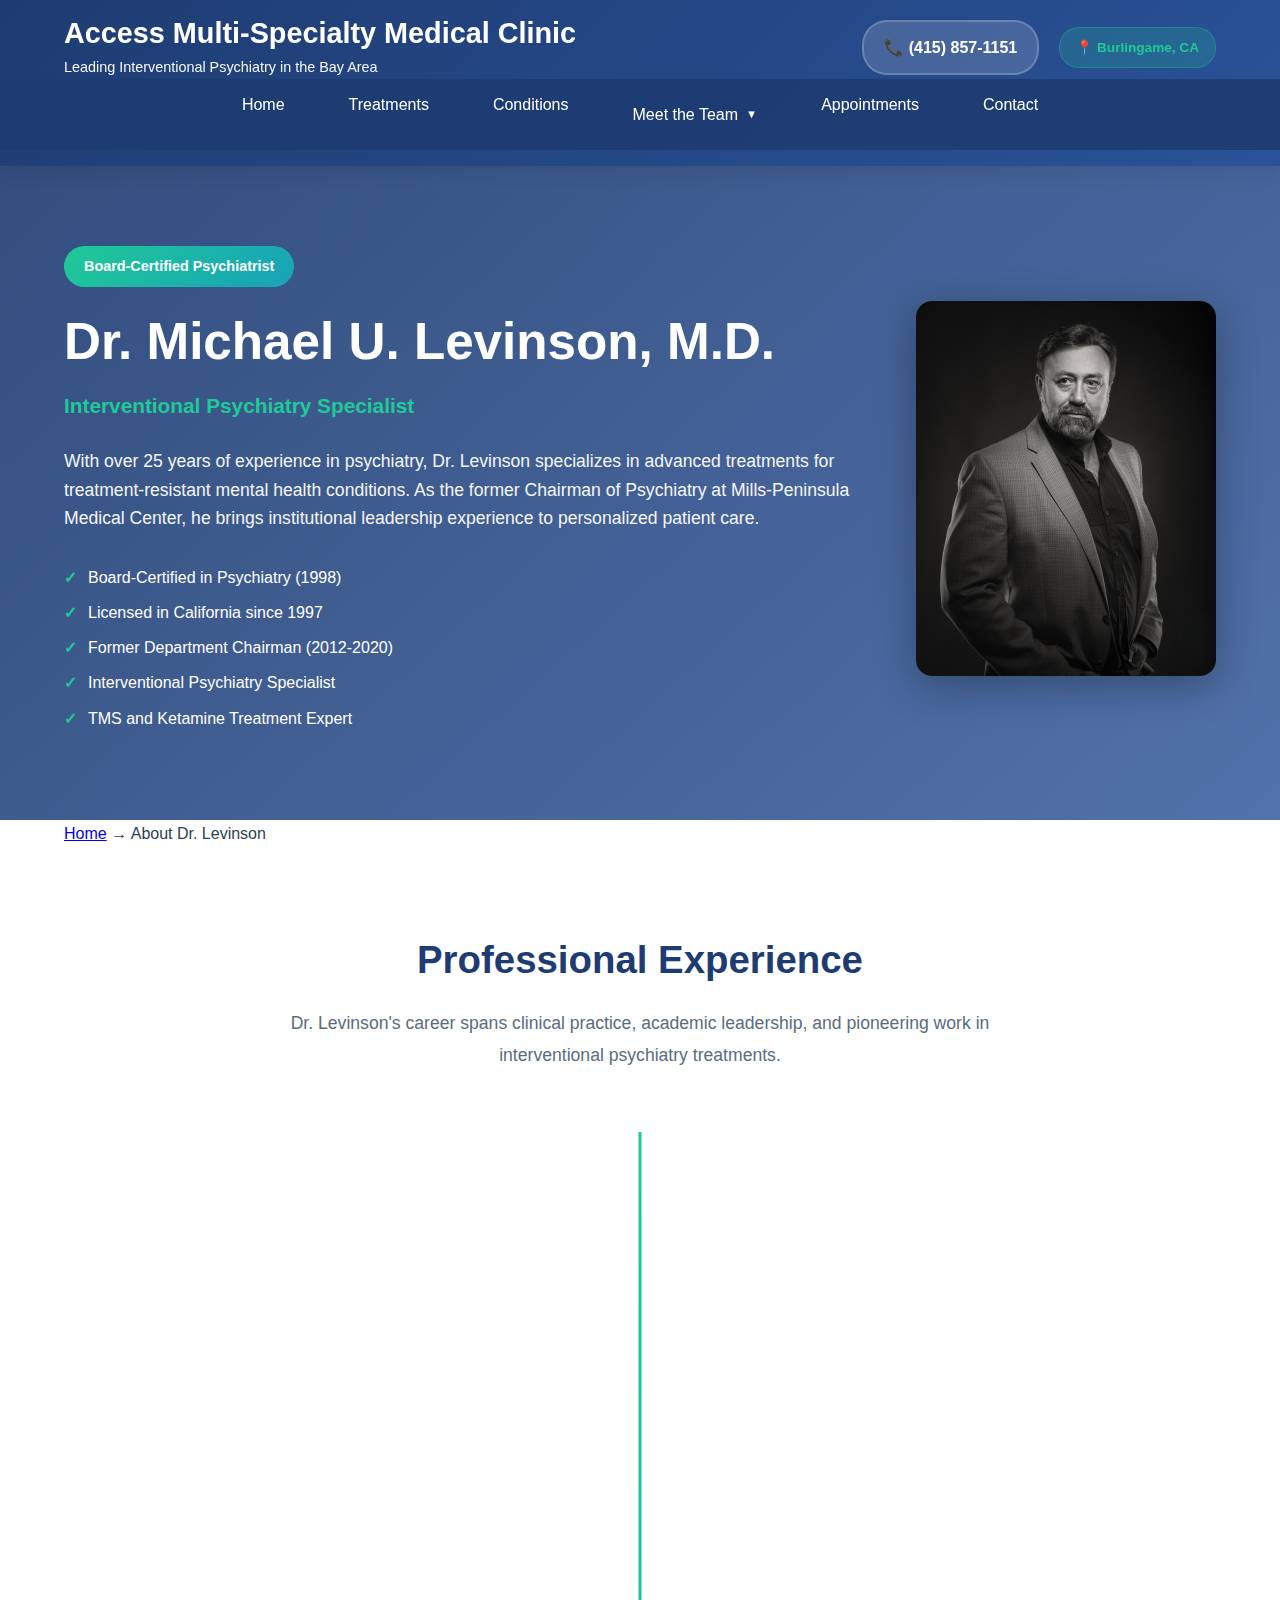
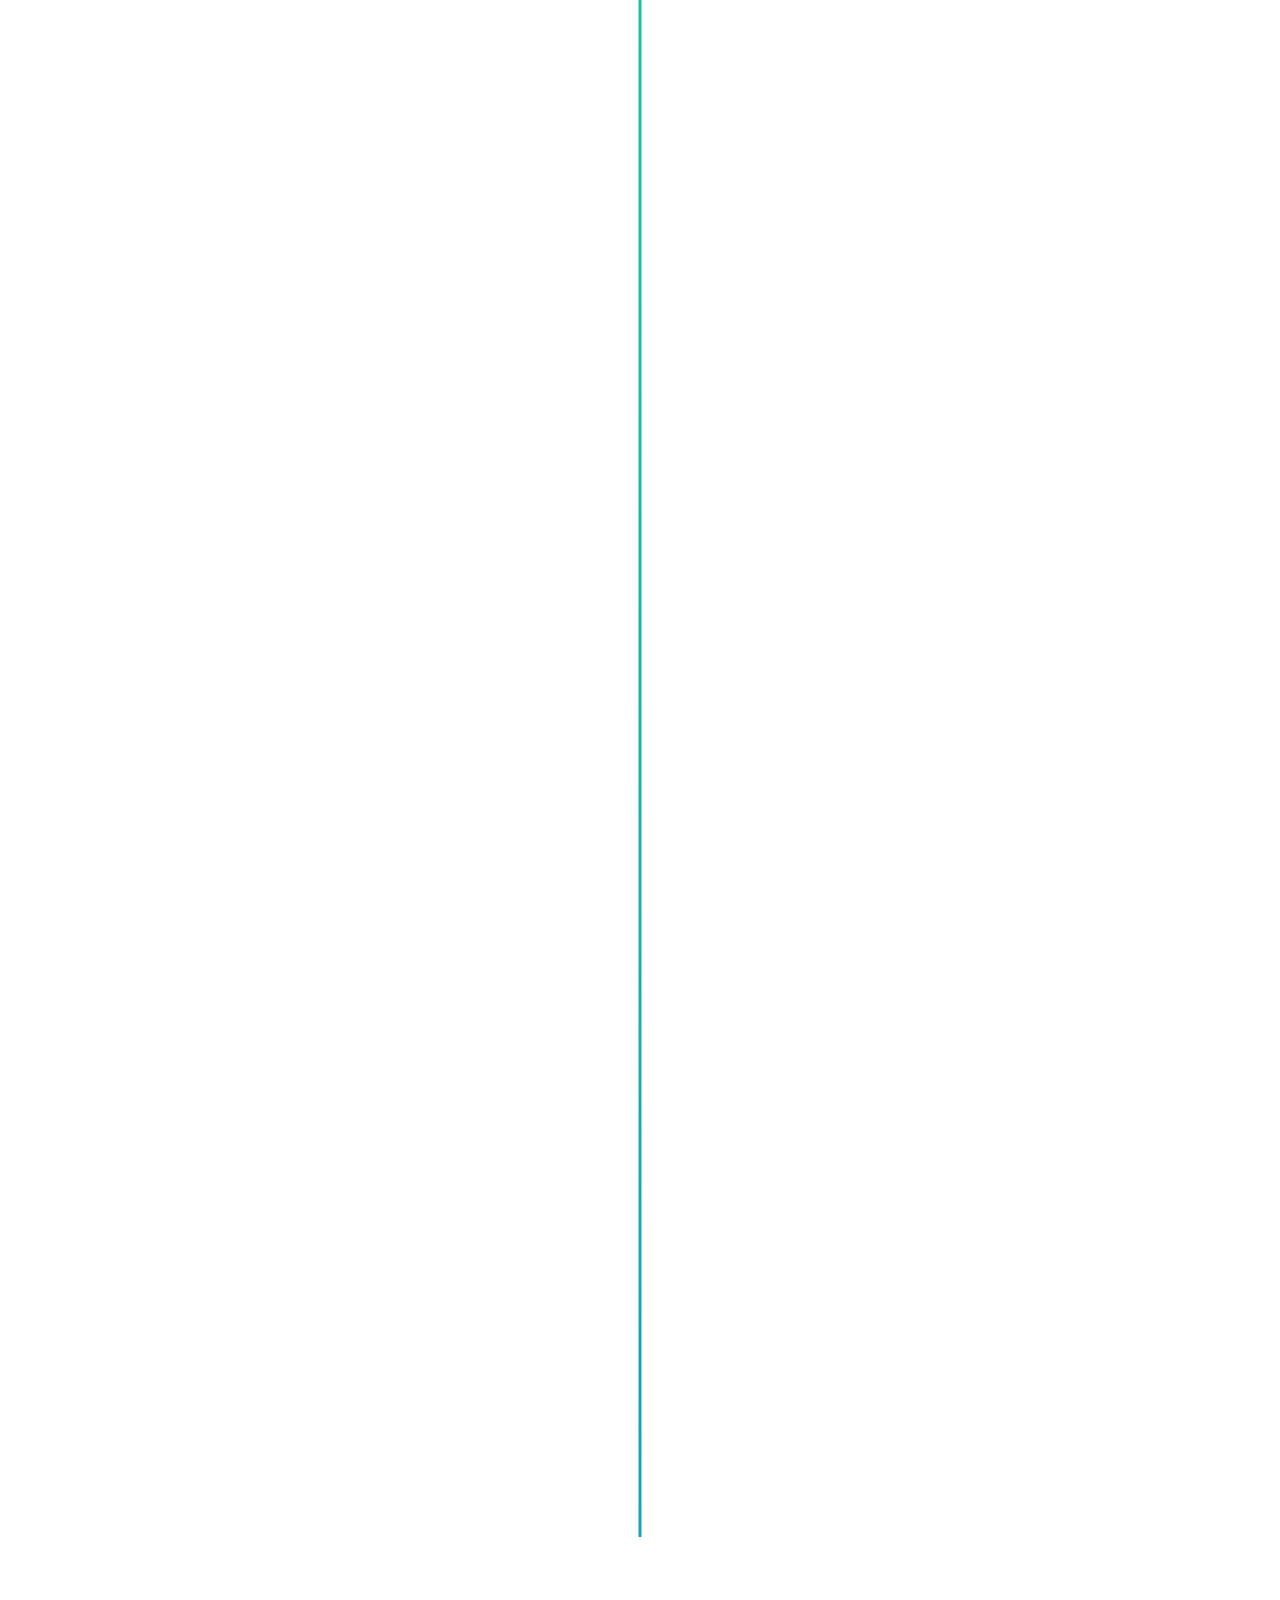
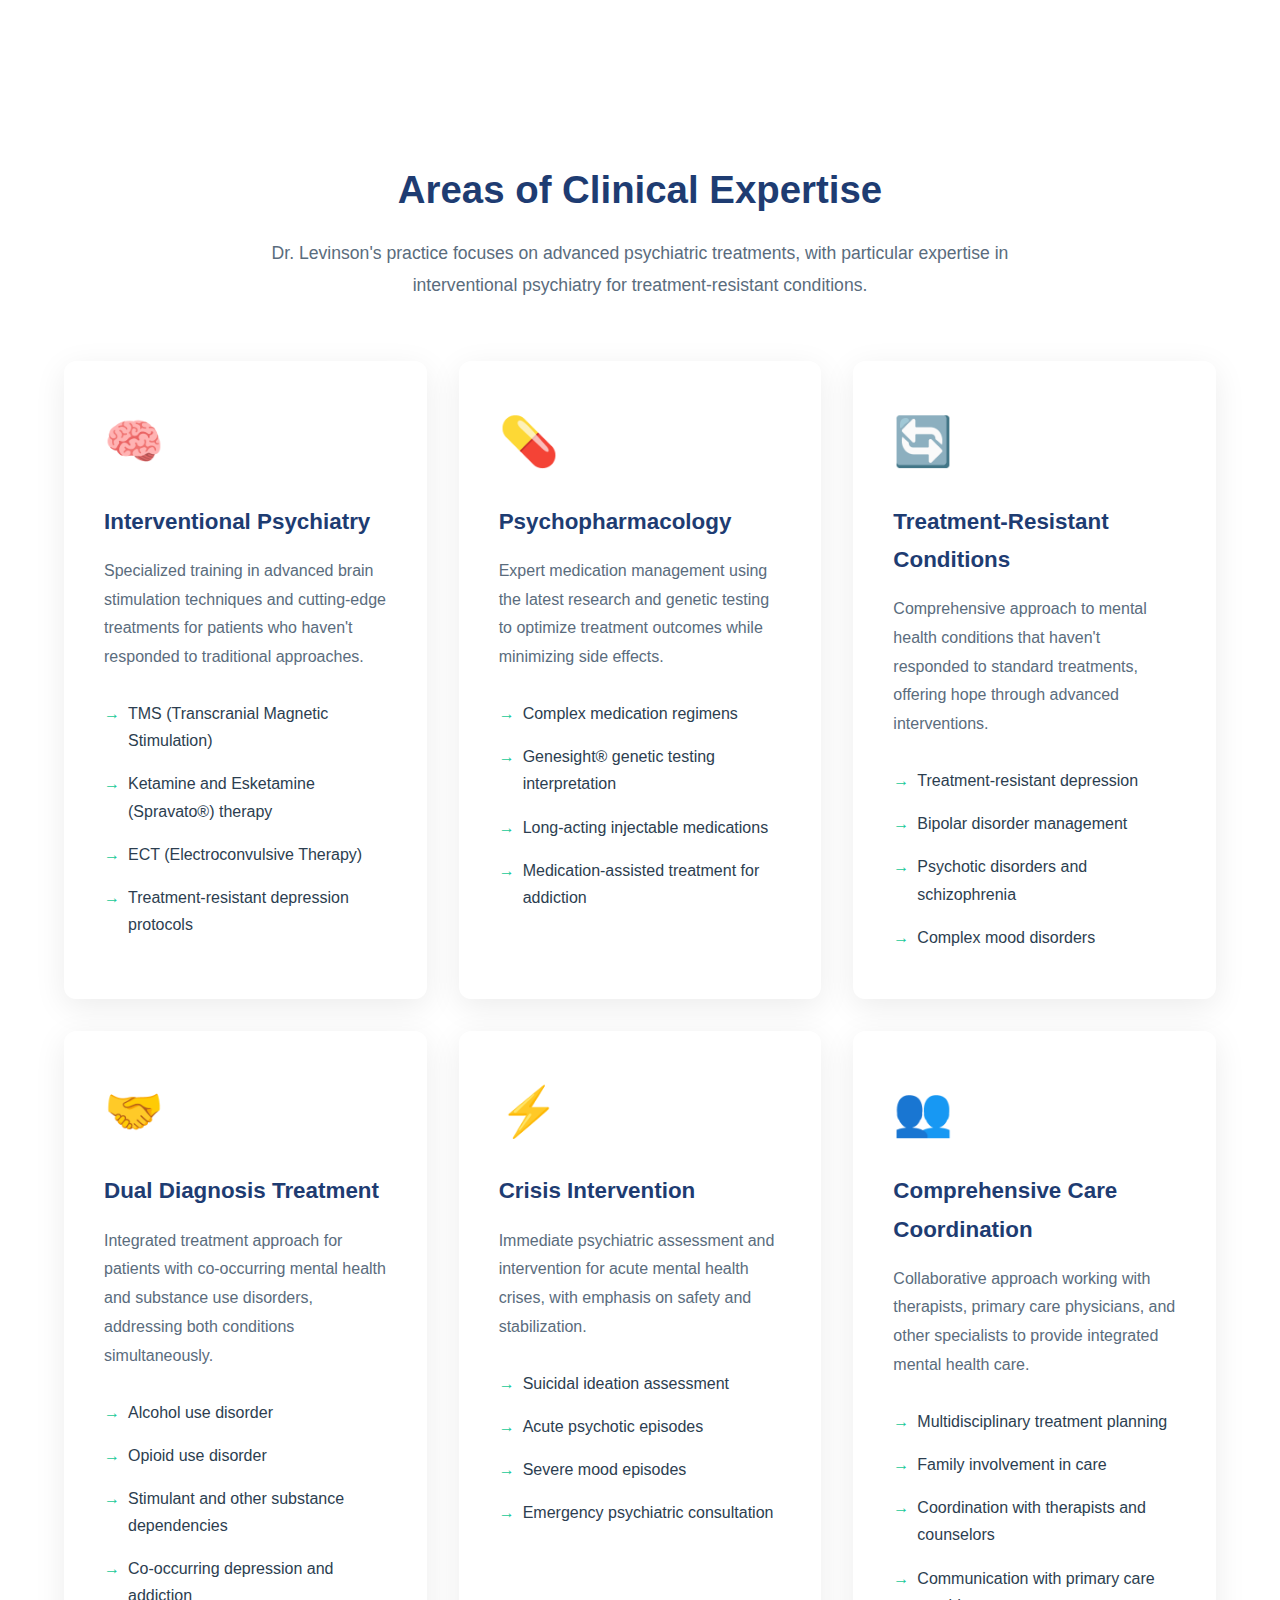
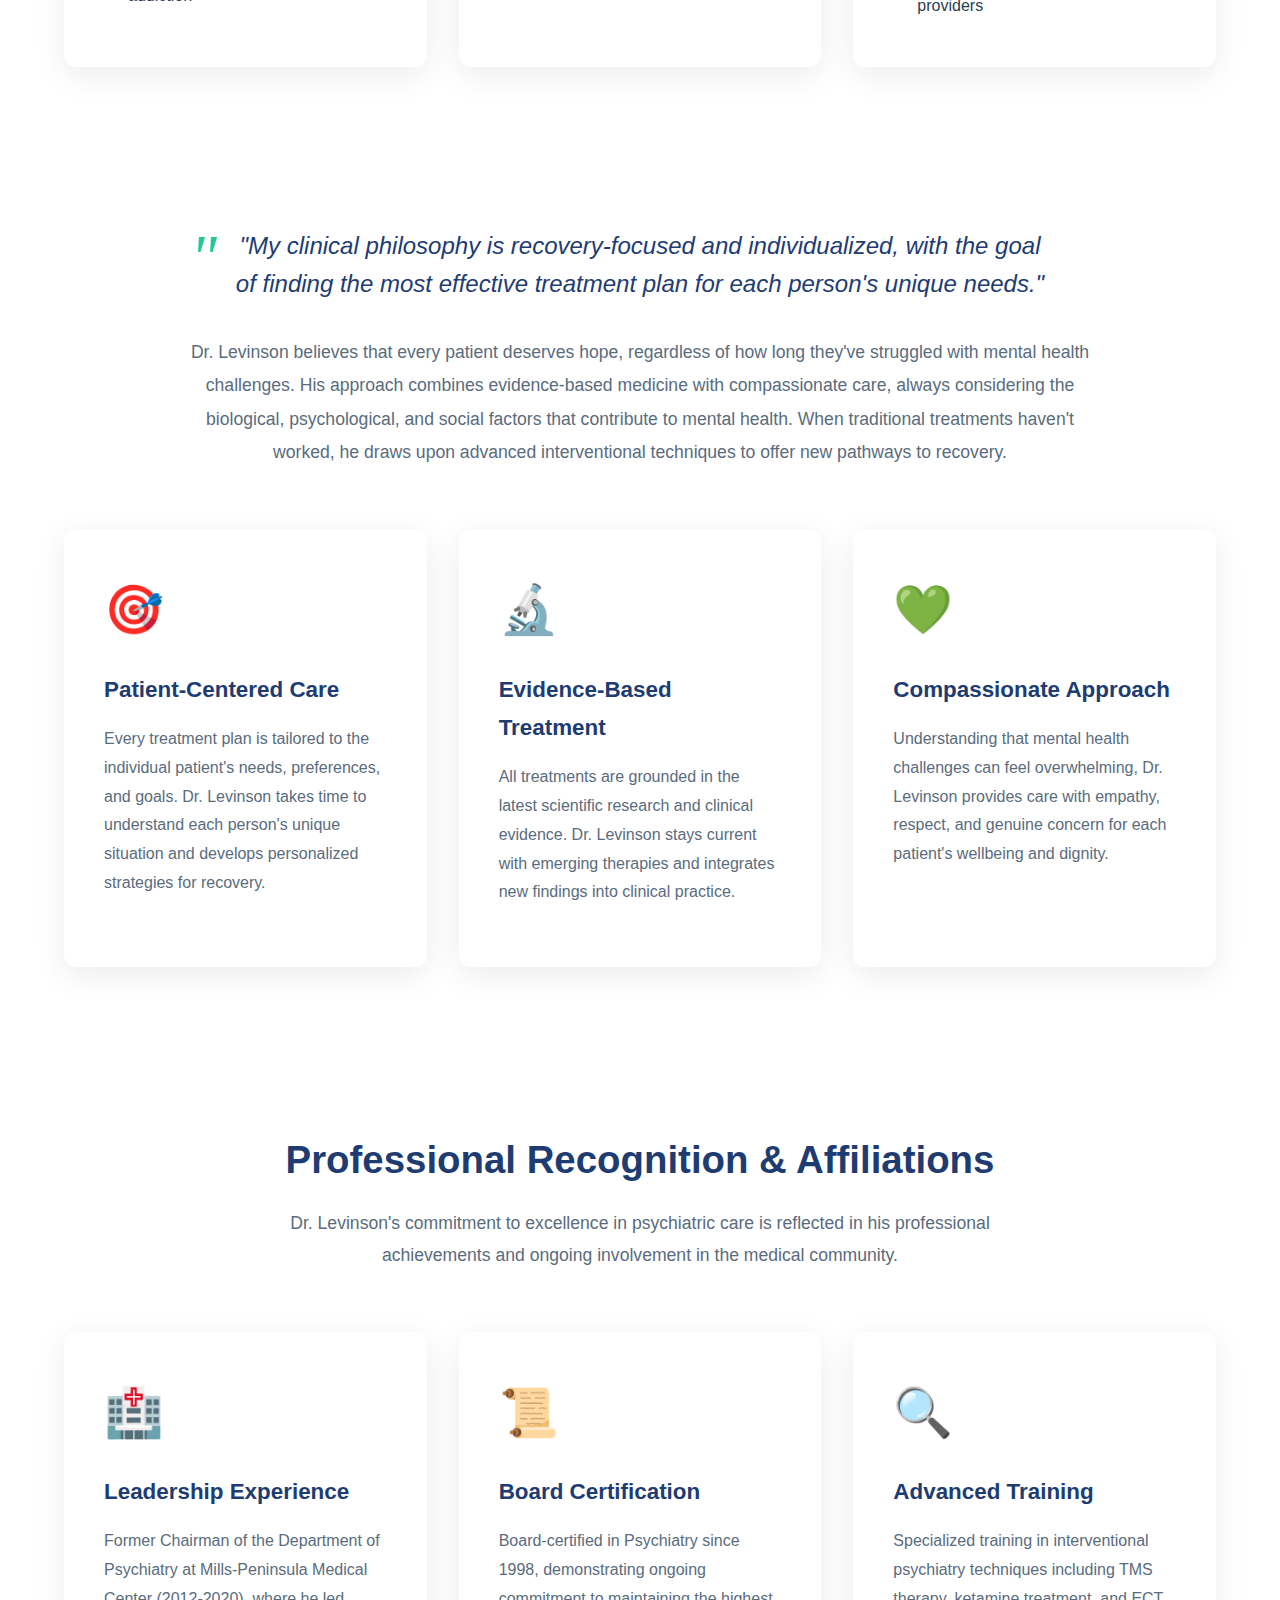
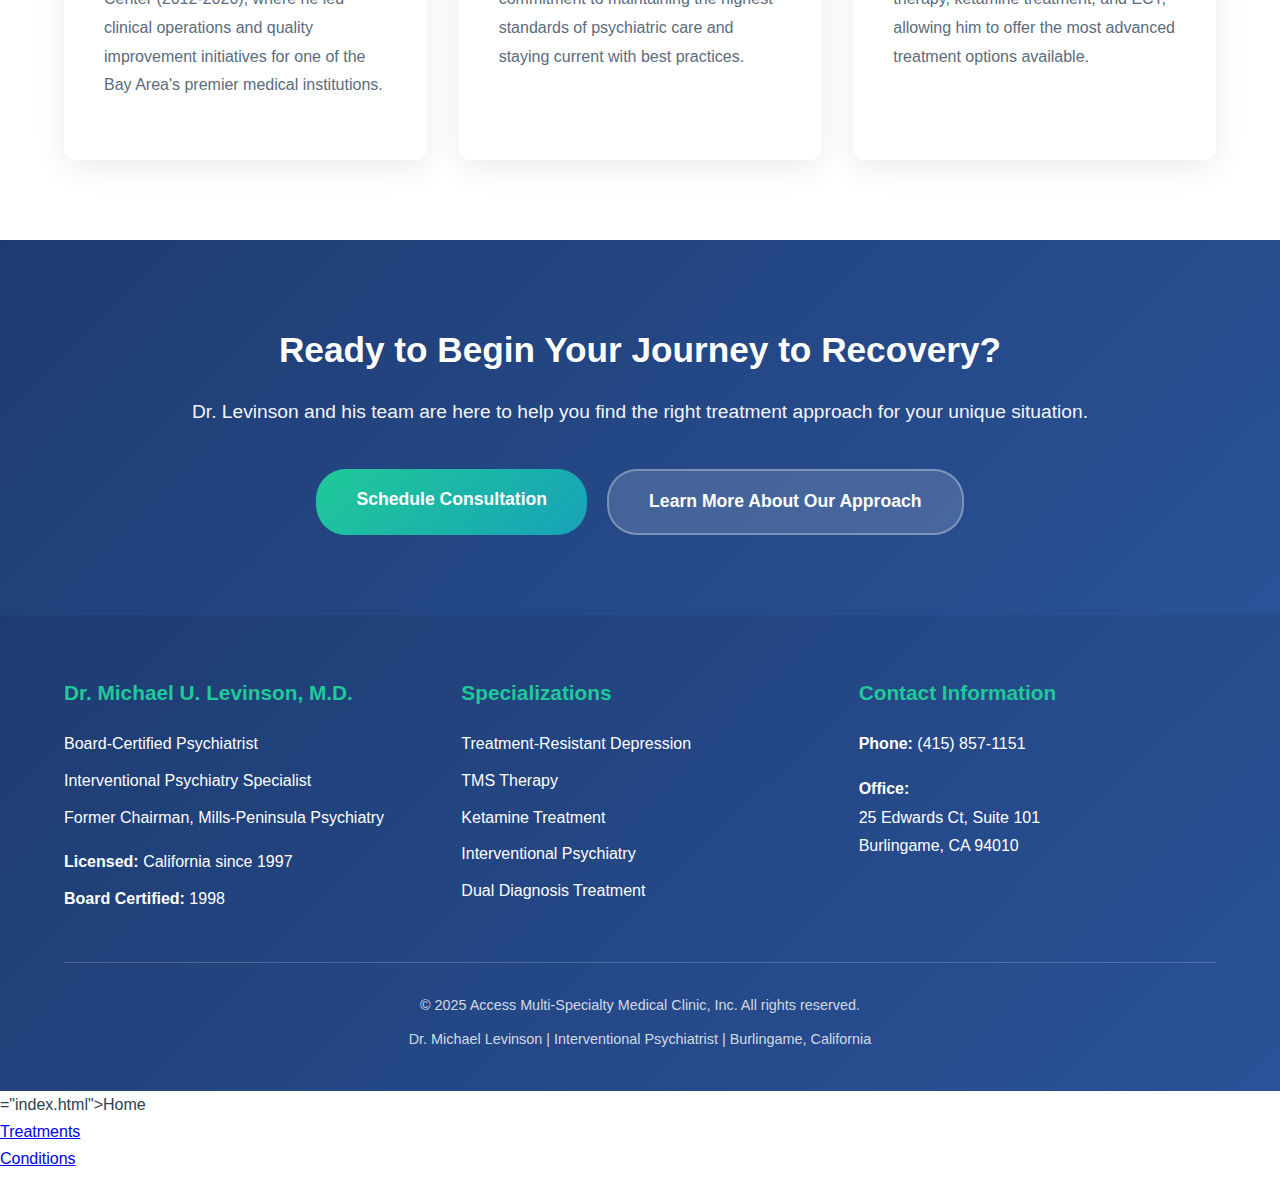
<file: about-updated.html>
<!DOCTYPE html>
<html lang="en">
<head>
    <meta charset="UTF-8">
    <meta name="viewport" content="width=device-width, initial-scale=1.0">
    <title>Dr. Michael Levinson | Board-Certified Psychiatrist | Burlingame, CA</title>
    <meta name="description" content="Dr. Michael U. Levinson, M.D. - Board-certified psychiatrist in Burlingame, CA specializing in interventional psychiatry, TMS therapy, and treatment-resistant depression. Former Chairman of Psychiatry at Mills-Peninsula Medical Center.">
    <meta name="keywords" content="Dr. Michael Levinson psychiatrist, interventional psychiatry Burlingame, TMS doctor Bay Area, Mills-Peninsula psychiatry chairman">
    <meta name="geo.region" content="US-CA">
    <meta name="geo.placename" content="Burlingame">
    
    <link rel="stylesheet" href="css/styles.css">
</head>
<body>
    <header>
        <div class="container">
            <div class="header-content">
                <div class="logo">
                    <h1><a href="index.html" style="color: white; text-decoration: none;">Access Multi-Specialty Medical Clinic</a></h1>
                    <p>Leading Interventional Psychiatry in the Bay Area</p>
                </div>
                <div class="header-actions">
                    <a href="tel:4158571151" class="phone-cta">📞 (415) 857-1151</a>
                    <div class="location-badge">📍 Burlingame, CA</div>
                </div>
            </div>
        </div>
        
        <nav>
            <div class="container">
                <ul class="nav-links">
                    <li><a href="index.html">Home</a></li>
                    <li><a href="treatments.html">Treatments</a></li>
                    <li><a href="conditions.html">Conditions</a></li>
                    <li class="nav-dropdown">
                        <span class="dropdown-toggle active">Meet the Team</span>
                        <ul class="dropdown-menu">
                            <li><a href="about.html" class="active">Dr. Michael Levinson</a></li>
                            <li><a href="ana-berezovskaya.html">Dr. Ana Berezovskaya</a></li>
                            <li><a href="oxana-dickey.html">Oxana Dickey, PMHNP-BC</a></li>
                        </ul>
                    </li>
                    <li><a href="appointment.html">Appointments</a></li>
                    <li><a href="contact.html">Contact</a></li>
                </ul>
            </div>
        </nav>

    </header>

    <div class="doctor-hero">
        <div class="container">
            <div class="doctor-intro">
                <div class="doctor-content">
                    <div class="doctor-badge">Board-Certified Psychiatrist</div>
                    <h1>Dr. Michael U. Levinson, M.D.</h1>
                    <p class="doctor-title">Interventional Psychiatry Specialist</p>
                    <p class="doctor-summary">
                        With over 25 years of experience in psychiatry, Dr. Levinson specializes in advanced treatments for treatment-resistant mental health conditions. As the former Chairman of Psychiatry at Mills-Peninsula Medical Center, he brings institutional leadership experience to personalized patient care.
                    </p>
                    <ul class="credentials-list">
                        <li>Board-Certified in Psychiatry (1998)</li>
                        <li>Licensed in California since 1997</li>
                        <li>Former Department Chairman (2012-2020)</li>
                        <li>Interventional Psychiatry Specialist</li>
                        <li>TMS and Ketamine Treatment Expert</li>
                    </ul>
                </div>
                <div class="doctor-image">
                    <img 
                        src="ML_photo_v2.jpg"
                        alt="Dr. Michael U. Levinson"
                        loading="lazy"
                    >
                </div>
                </div>
            </div>
        </div>
    </div>

    <div class="breadcrumb">
        <div class="container">
            <a href="index.html">Home</a> → <span>About Dr. Levinson</span>
        </div>
    </div>

    <main>
        <!-- Professional Background -->
        <section class="section">
            <div class="container">
                <div class="section-header">
                    <h2>Professional Experience</h2>
                    <p class="section-description">
                        Dr. Levinson's career spans clinical practice, academic leadership, and pioneering work in interventional psychiatry treatments.
                    </p>
                </div>

                <div class="timeline">
                    <div class="timeline-item">
                        <div class="timeline-date">2020<br>Present</div>
                        <div class="timeline-content">
                            <h3>Medical Director & CEO</h3>
                            <h4>Access Multi-Specialty Medical Clinic</h4>
                            <p>Leading comprehensive psychiatric care with focus on interventional treatments including TMS therapy, ketamine treatment, and ECT. Specializing in treatment-resistant depression and complex mental health conditions.</p>
                        </div>
                    </div>

                    <div class="timeline-item">
                        <div class="timeline-date">2012<br>2020</div>
                        <div class="timeline-content">
                            <h3>Chairman, Department of Psychiatry</h3>
                            <h4>Mills-Peninsula Medical Center, Burlingame</h4>
                            <p>Led the psychiatric department for one of the Bay Area's premier medical centers. Oversaw clinical operations, quality improvement initiatives, and implementation of advanced psychiatric treatments. Managed multidisciplinary teams and coordinated care across multiple specialties.</p>
                        </div>
                    </div>

                    <div class="timeline-item">
                        <div class="timeline-date">2000<br>2012</div>
                        <div class="timeline-content">
                            <h3>Attending Psychiatrist</h3>
                            <h4>Mills-Peninsula Medical Center & Private Practice</h4>
                            <p>Provided comprehensive psychiatric care including inpatient consultation, outpatient treatment, and emergency psychiatric services. Developed expertise in medication management and complex psychiatric conditions.</p>
                        </div>
                    </div>

                    <div class="timeline-item">
                        <div class="timeline-date">1998<br>2000</div>
                        <div class="timeline-content">
                            <h3>Psychiatry Residency</h3>
                            <h4>Residency Training Completion</h4>
                            <p>Completed comprehensive psychiatry residency training with rotations in inpatient psychiatry, outpatient care, consultation-liaison psychiatry, and emergency psychiatric services. Board certified in psychiatry in 1998.</p>
                        </div>
                    </div>

                    <div class="timeline-item">
                        <div class="timeline-date">1997</div>
                        <div class="timeline-content">
                            <h3>Medical Licensure</h3>
                            <h4>California Medical License Obtained</h4>
                            <p>Licensed to practice medicine in California. Began clinical practice with focus on comprehensive psychiatric evaluation and treatment.</p>
                        </div>
                    </div>
                </div>
            </div>
        </section>

        <!-- Areas of Expertise -->
        <section class="section">
            <div class="container">
                <div class="section-header">
                    <h2>Areas of Clinical Expertise</h2>
                    <p class="section-description">
                        Dr. Levinson's practice focuses on advanced psychiatric treatments, with particular expertise in interventional psychiatry for treatment-resistant conditions.
                    </p>
                </div>

                <div class="expertise-grid">
                    <div class="expertise-card">
                        <div class="expertise-icon">🧠</div>
                        <h3>Interventional Psychiatry</h3>
                        <p>Specialized training in advanced brain stimulation techniques and cutting-edge treatments for patients who haven't responded to traditional approaches.</p>
                        <ul class="expertise-list">
                            <li>TMS (Transcranial Magnetic Stimulation)</li>
                            <li>Ketamine and Esketamine (Spravato®) therapy</li>
                            <li>ECT (Electroconvulsive Therapy)</li>
                            <li>Treatment-resistant depression protocols</li>
                        </ul>
                    </div>

                    <div class="expertise-card">
                        <div class="expertise-icon">💊</div>
                        <h3>Psychopharmacology</h3>
                        <p>Expert medication management using the latest research and genetic testing to optimize treatment outcomes while minimizing side effects.</p>
                        <ul class="expertise-list">
                            <li>Complex medication regimens</li>
                            <li>Genesight® genetic testing interpretation</li>
                            <li>Long-acting injectable medications</li>
                            <li>Medication-assisted treatment for addiction</li>
                        </ul>
                    </div>

                    <div class="expertise-card">
                        <div class="expertise-icon">🔄</div>
                        <h3>Treatment-Resistant Conditions</h3>
                        <p>Comprehensive approach to mental health conditions that haven't responded to standard treatments, offering hope through advanced interventions.</p>
                        <ul class="expertise-list">
                            <li>Treatment-resistant depression</li>
                            <li>Bipolar disorder management</li>
                            <li>Psychotic disorders and schizophrenia</li>
                            <li>Complex mood disorders</li>
                        </ul>
                    </div>

                    <div class="expertise-card">
                        <div class="expertise-icon">🤝</div>
                        <h3>Dual Diagnosis Treatment</h3>
                        <p>Integrated treatment approach for patients with co-occurring mental health and substance use disorders, addressing both conditions simultaneously.</p>
                        <ul class="expertise-list">
                            <li>Alcohol use disorder</li>
                            <li>Opioid use disorder</li>
                            <li>Stimulant and other substance dependencies</li>
                            <li>Co-occurring depression and addiction</li>
                        </ul>
                    </div>

                    <div class="expertise-card">
                        <div class="expertise-icon">⚡</div>
                        <h3>Crisis Intervention</h3>
                        <p>Immediate psychiatric assessment and intervention for acute mental health crises, with emphasis on safety and stabilization.</p>
                        <ul class="expertise-list">
                            <li>Suicidal ideation assessment</li>
                            <li>Acute psychotic episodes</li>
                            <li>Severe mood episodes</li>
                            <li>Emergency psychiatric consultation</li>
                        </ul>
                    </div>

                    <div class="expertise-card">
                        <div class="expertise-icon">👥</div>
                        <h3>Comprehensive Care Coordination</h3>
                        <p>Collaborative approach working with therapists, primary care physicians, and other specialists to provide integrated mental health care.</p>
                        <ul class="expertise-list">
                            <li>Multidisciplinary treatment planning</li>
                            <li>Family involvement in care</li>
                            <li>Coordination with therapists and counselors</li>
                            <li>Communication with primary care providers</li>
                        </ul>
                    </div>
                </div>
            </div>
        </section>

        <!-- Clinical Philosophy -->
        <section class="section">
            <div class="container">
                <div class="philosophy-section">
                    <p class="philosophy-quote">
                        "My clinical philosophy is recovery-focused and individualized, with the goal of finding the most effective treatment plan for each person's unique needs."
                    </p>
                    <p class="philosophy-description">
                        Dr. Levinson believes that every patient deserves hope, regardless of how long they've struggled with mental health challenges. His approach combines evidence-based medicine with compassionate care, always considering the biological, psychological, and social factors that contribute to mental health. When traditional treatments haven't worked, he draws upon advanced interventional techniques to offer new pathways to recovery.
                    </p>
                </div>

                <div class="expertise-grid" style="margin-top: 60px;">
                    <div class="expertise-card">
                        <div class="expertise-icon">🎯</div>
                        <h3>Patient-Centered Care</h3>
                        <p>Every treatment plan is tailored to the individual patient's needs, preferences, and goals. Dr. Levinson takes time to understand each person's unique situation and develops personalized strategies for recovery.</p>
                    </div>

                    <div class="expertise-card">
                        <div class="expertise-icon">🔬</div>
                        <h3>Evidence-Based Treatment</h3>
                        <p>All treatments are grounded in the latest scientific research and clinical evidence. Dr. Levinson stays current with emerging therapies and integrates new findings into clinical practice.</p>
                    </div>

                    <div class="expertise-card">
                        <div class="expertise-icon">💚</div>
                        <h3>Compassionate Approach</h3>
                        <p>Understanding that mental health challenges can feel overwhelming, Dr. Levinson provides care with empathy, respect, and genuine concern for each patient's wellbeing and dignity.</p>
                    </div>
                </div>
            </div>
        </section>

        <!-- Professional Recognition -->
        <section class="section">
            <div class="container">
                <div class="section-header">
                    <h2>Professional Recognition & Affiliations</h2>
                    <p class="section-description">
                        Dr. Levinson's commitment to excellence in psychiatric care is reflected in his professional achievements and ongoing involvement in the medical community.
                    </p>
                </div>

                <div class="expertise-grid">
                    <div class="expertise-card">
                        <div class="expertise-icon">🏥</div>
                        <h3>Leadership Experience</h3>
                        <p>Former Chairman of the Department of Psychiatry at Mills-Peninsula Medical Center (2012-2020), where he led clinical operations and quality improvement initiatives for one of the Bay Area's premier medical institutions.</p>
                    </div>

                    <div class="expertise-card">
                        <div class="expertise-icon">📜</div>
                        <h3>Board Certification</h3>
                        <p>Board-certified in Psychiatry since 1998, demonstrating ongoing commitment to maintaining the highest standards of psychiatric care and staying current with best practices.</p>
                    </div>

                    <div class="expertise-card">
                        <div class="expertise-icon">🔍</div>
                        <h3>Advanced Training</h3>
                        <p>Specialized training in interventional psychiatry techniques including TMS therapy, ketamine treatment, and ECT, allowing him to offer the most advanced treatment options available.</p>
                    </div>
                </div>
            </div>
        </section>

        <!-- Contact CTA -->
        <section class="contact-cta">
            <div class="container">
                <h3>Ready to Begin Your Journey to Recovery?</h3>
                <p>Dr. Levinson and his team are here to help you find the right treatment approach for your unique situation.</p>
                
                <div class="cta-buttons">
                    <a href="appointment.html" class="cta-primary">Schedule Consultation</a>
                    <a href="contact.html" class="cta-secondary">Learn More About Our Approach</a>
                </div>
            </div>
        </section>
    </main>

    <footer style="background: linear-gradient(135deg, #1e3c72 0%, #2a5298 100%); color: white; padding: 60px 0 30px;">
        <div class="container">
            <div style="display: grid; grid-template-columns: repeat(auto-fit, minmax(280px, 1fr)); gap: 40px; margin-bottom: 40px;">
                <div>
                    <h3 style="font-size: 1.3rem; font-weight: 700; margin-bottom: 20px; color: #20c997;">Dr. Michael U. Levinson, M.D.</h3>
                    <p>Board-Certified Psychiatrist</p>
                    <p>Interventional Psychiatry Specialist</p>
                    <p>Former Chairman, Mills-Peninsula Psychiatry</p>
                    <p style="margin-top: 16px;"><strong>Licensed:</strong> California since 1997</p>
                    <p><strong>Board Certified:</strong> 1998</p>
                </div>
                
                <div>
                    <h3 style="font-size: 1.3rem; font-weight: 700; margin-bottom: 20px; color: #20c997;">Specializations</h3>
                    <p>Treatment-Resistant Depression</p>
                    <p>TMS Therapy</p>
                    <p>Ketamine Treatment</p>
                    <p>Interventional Psychiatry</p>
                    <p>Dual Diagnosis Treatment</p>
                </div>
                
                <div>
                    <h3 style="font-size: 1.3rem; font-weight: 700; margin-bottom: 20px; color: #20c997;">Contact Information</h3>
                    <p><strong>Phone:</strong> (415) 857-1151</p>
                    <p style="margin-top: 16px;">
                        <strong>Office:</strong><br>
                        25 Edwards Ct, Suite 101<br>
                        Burlingame, CA 94010
                    </p>
                </div>
            </div>
            
            <div style="border-top: 1px solid rgba(255,255,255,0.2); padding-top: 30px; text-align: center; color: rgba(255,255,255,0.8); font-size: 0.9rem;">
                <p>&copy; 2025 Access Multi-Specialty Medical Clinic, Inc. All rights reserved.</p>
                <p style="margin-top: 8px;">Dr. Michael Levinson | Interventional Psychiatrist | Burlingame, California</p>
            </div>
        </div>
    </footer>

    <script>
        // Smooth scrolling for navigation
        document.querySelectorAll('a[href^="#"]').forEach(anchor => {
            anchor.addEventListener('click', function (e) {
                e.preventDefault();
                const target = document.querySelector(this.getAttribute('href'));
                if (target) {
                    target.scrollIntoView({
                        behavior: 'smooth',
                        block: 'start'
                    });
                }
            });
        });

        // Add scroll animations for timeline
        const observerOptions = {
            threshold: 0.1,
            rootMargin: '0px 0px -50px 0px'
        };

        const observer = new IntersectionObserver((entries) => {
            entries.forEach(entry => {
                if (entry.isIntersecting) {
                    entry.target.style.opacity = '1';
                    entry.target.style.transform = 'translateY(0)';
                }
            });
        }, observerOptions);

        // Initially hide timeline items for animation
        document.querySelectorAll('.timeline-item').forEach((item, index) => {
            item.style.opacity = '0';
            item.style.transform = 'translateY(30px)';
            item.style.transition = `opacity 0.6s ease ${index * 0.1}s, transform 0.6s ease ${index * 0.1}s`;
            observer.observe(item);
        });
    </script>
</body>
</html>="index.html">Home</a></li>
                    <li><a href="treatments.html">Treatments</a></li>
                    <li><a href="conditions.html">Conditions</a></li>
                    <li><a href
</file>
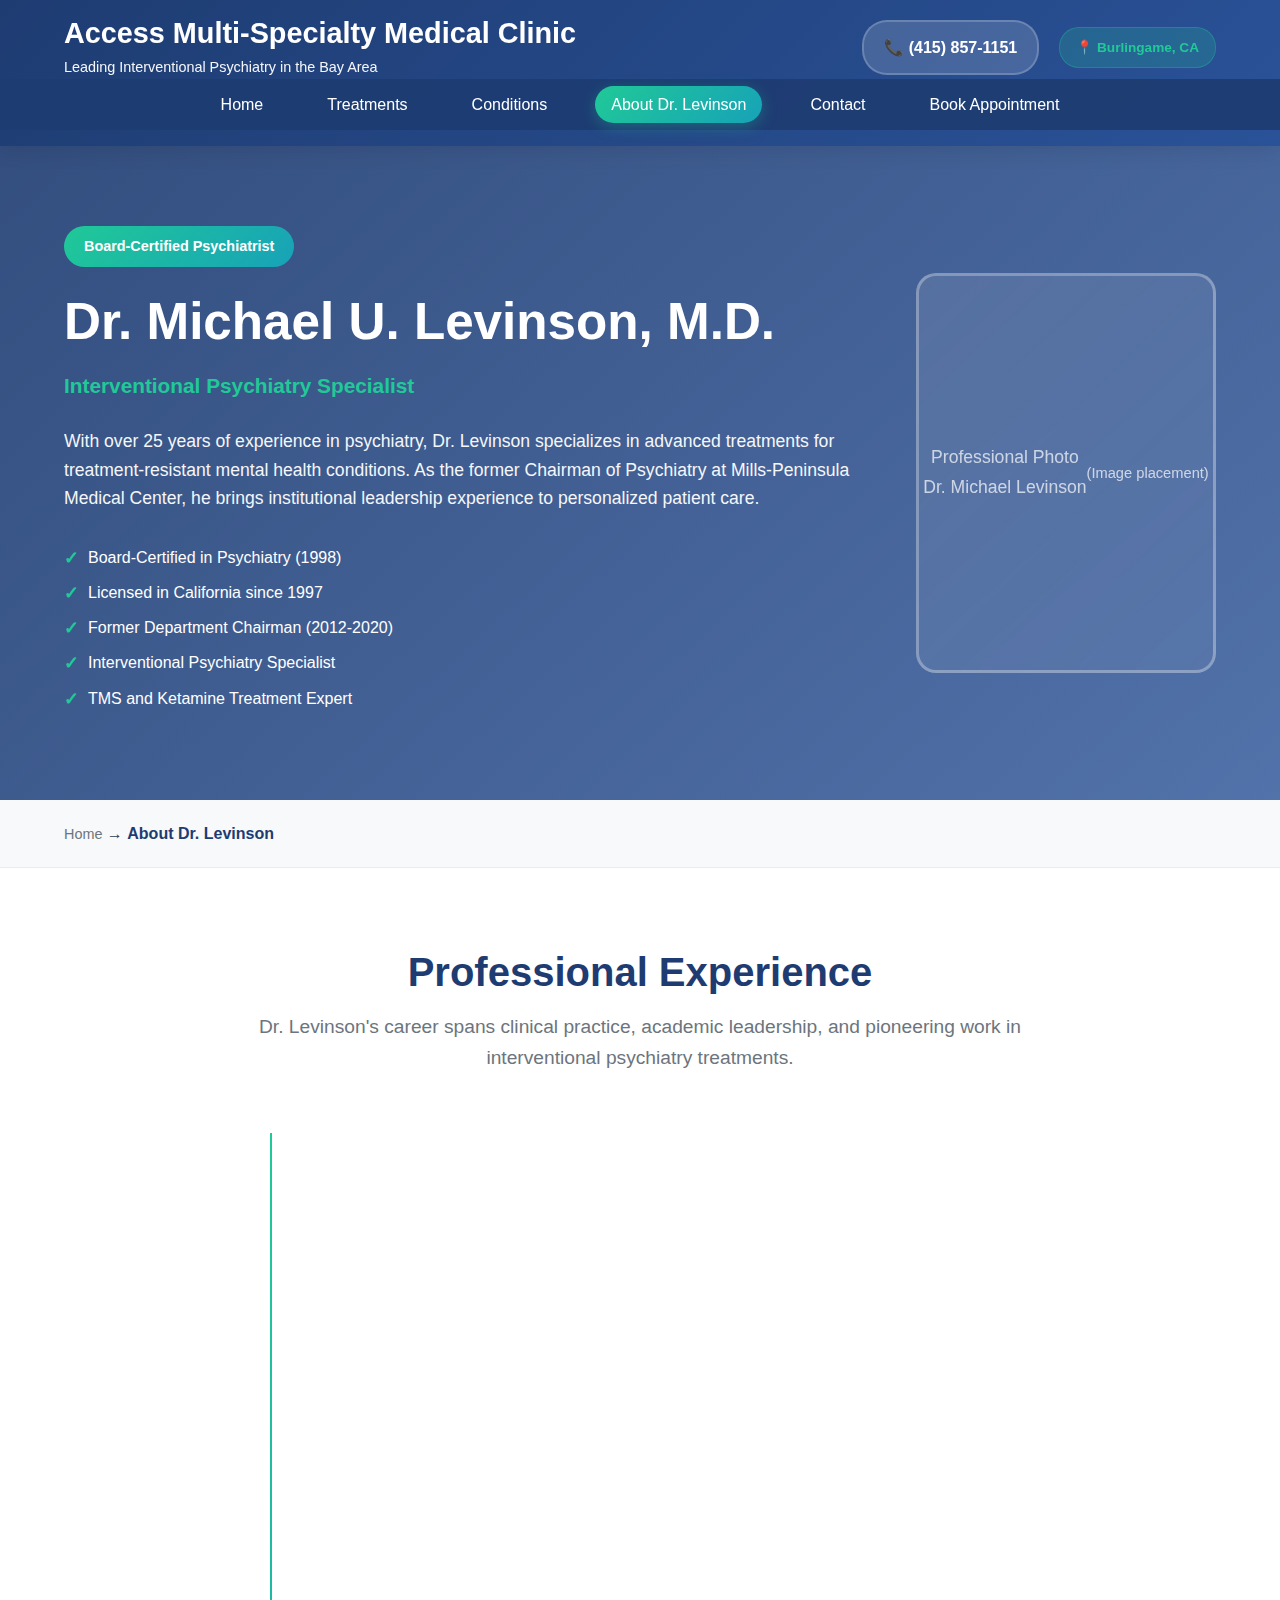
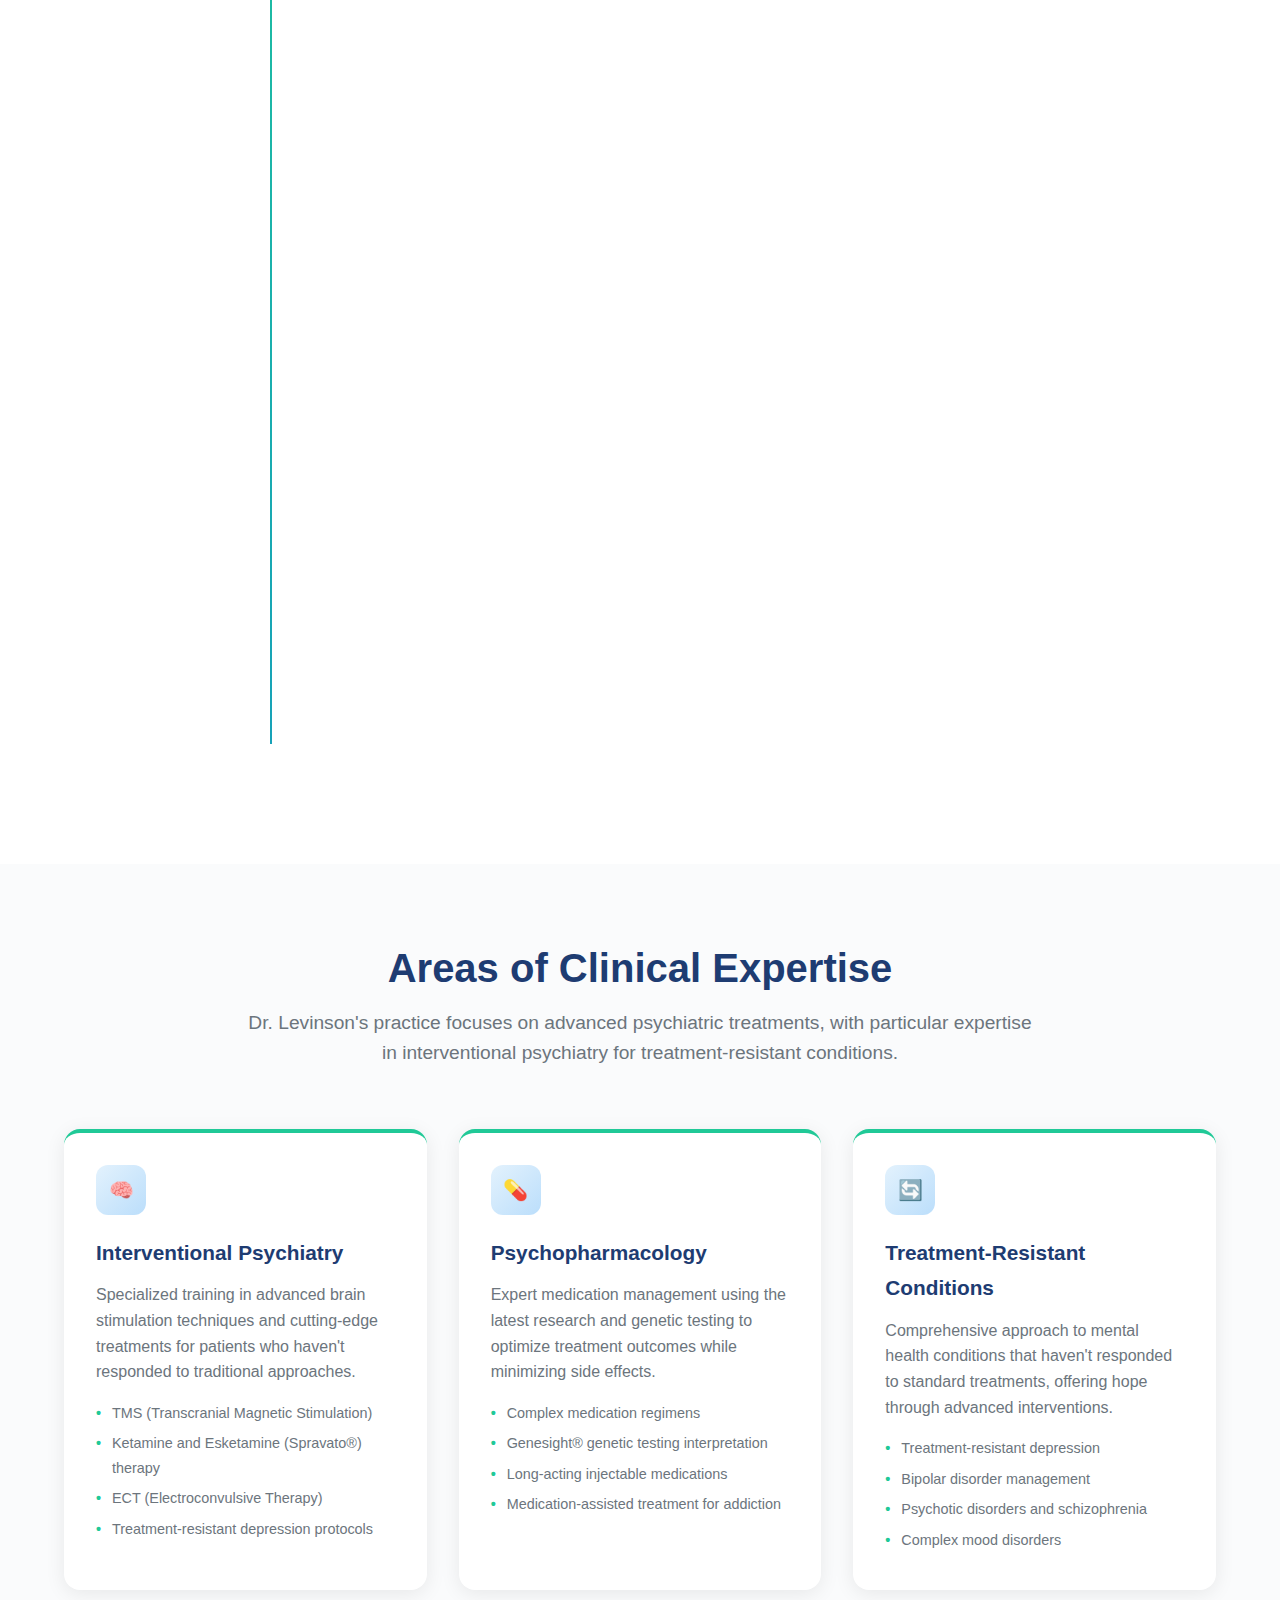
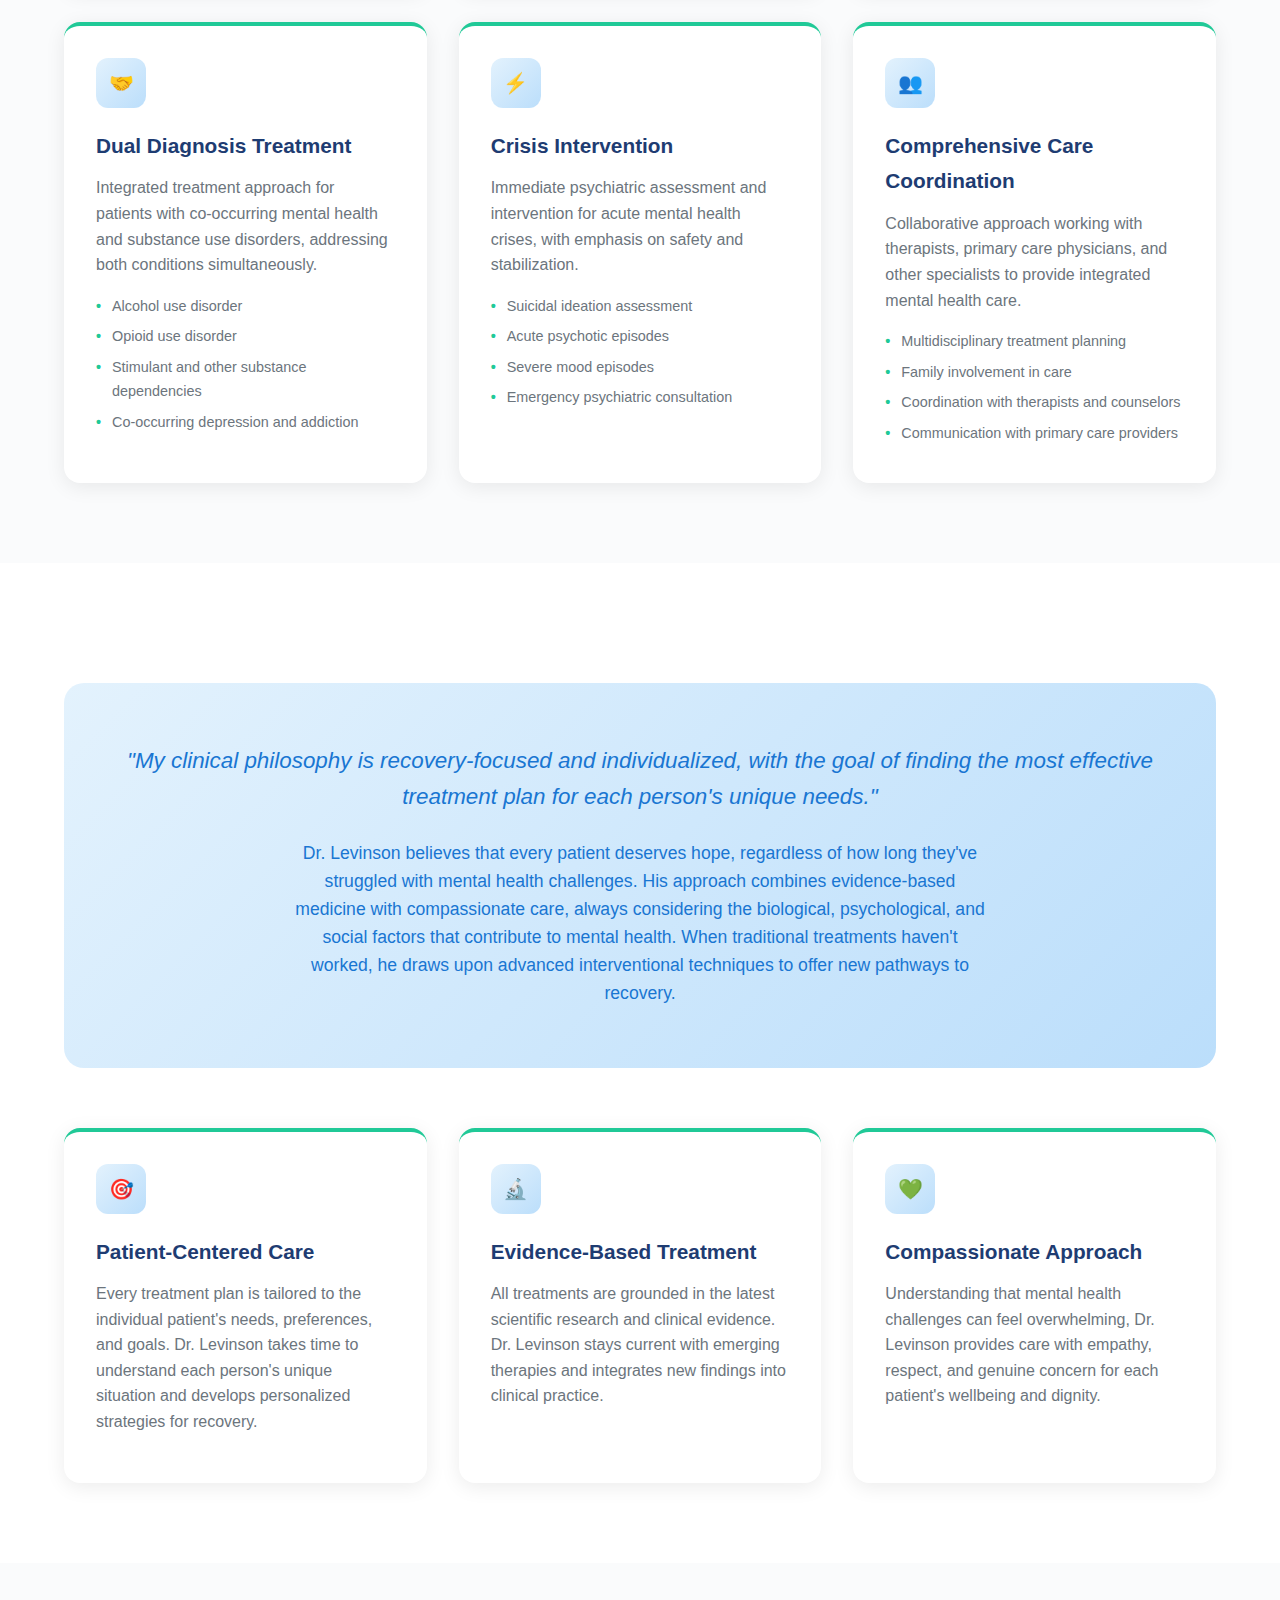
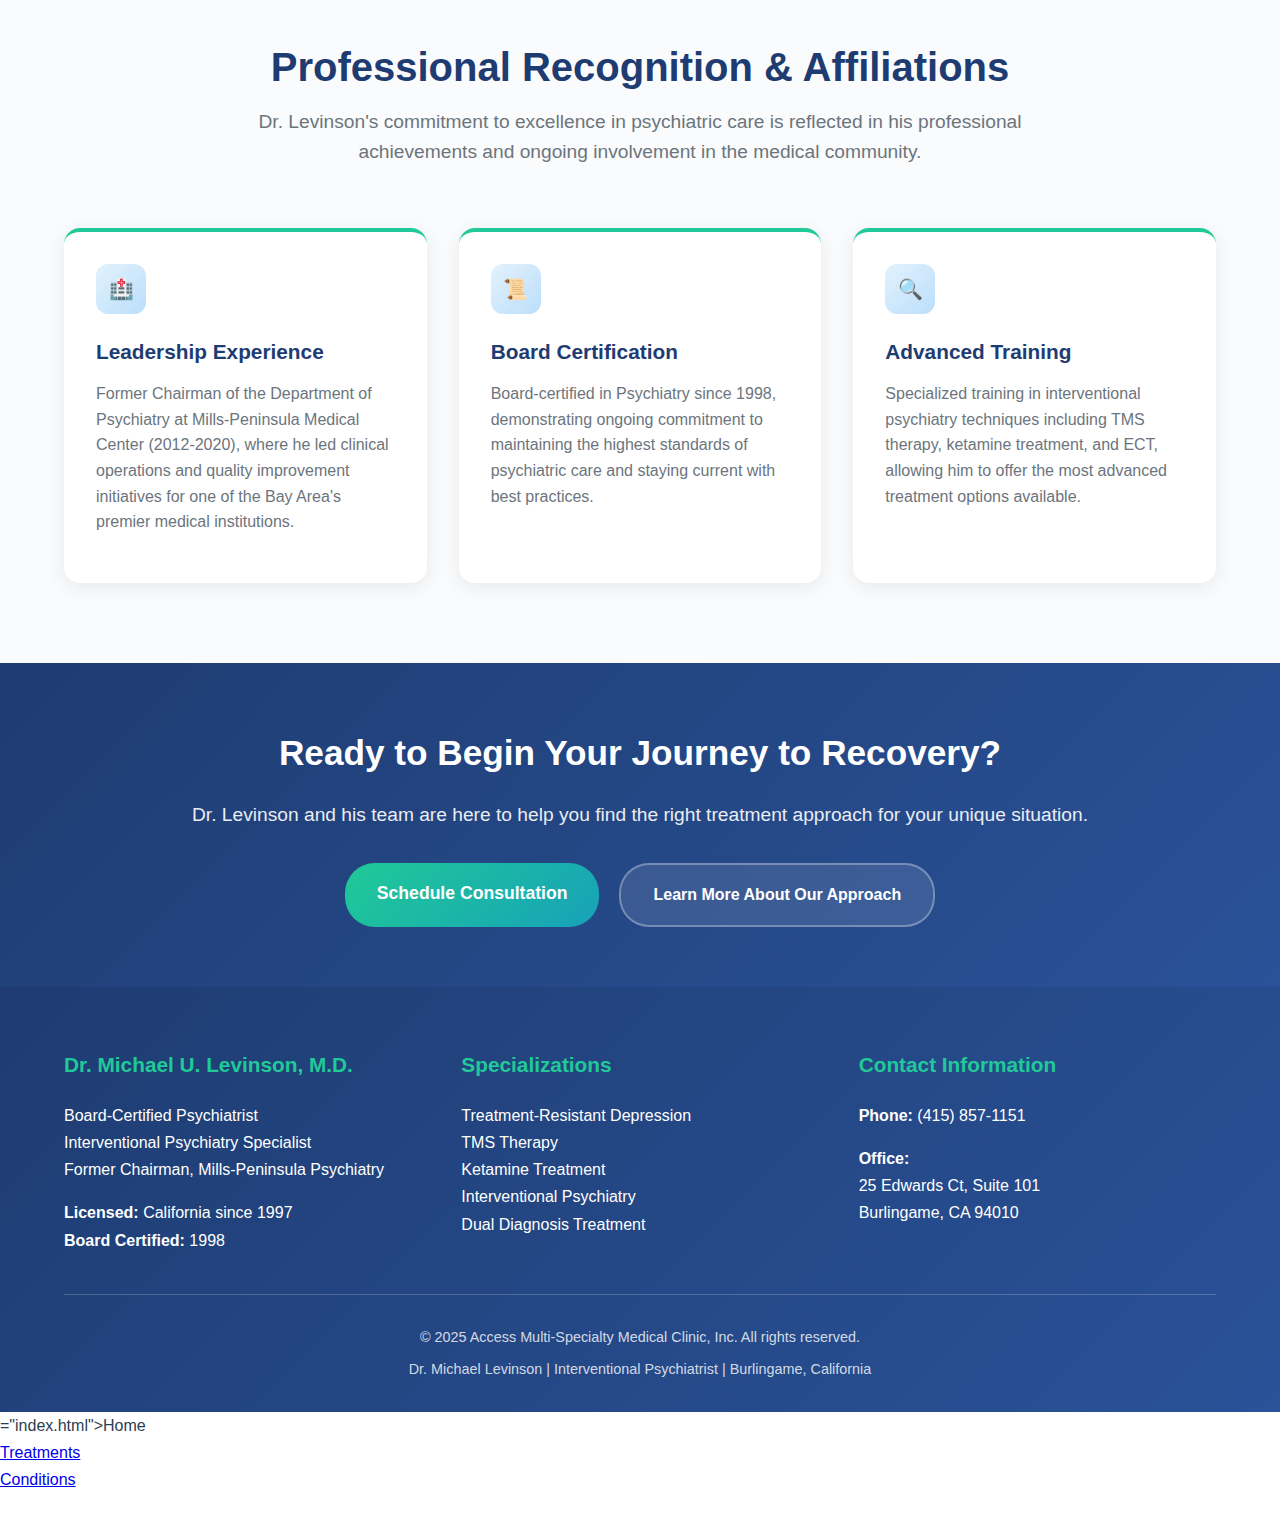
<file: about.html>
<!DOCTYPE html>
<html lang="en">
<head>
    <meta charset="UTF-8">
    <meta name="viewport" content="width=device-width, initial-scale=1.0">
    <title>Dr. Michael Levinson | Board-Certified Psychiatrist | Burlingame, CA</title>
    <meta name="description" content="Dr. Michael U. Levinson, M.D. - Board-certified psychiatrist in Burlingame, CA specializing in interventional psychiatry, TMS therapy, and treatment-resistant depression. Former Chairman of Psychiatry at Mills-Peninsula Medical Center.">
    <meta name="keywords" content="Dr. Michael Levinson psychiatrist, interventional psychiatry Burlingame, TMS doctor Bay Area, Mills-Peninsula psychiatry chairman">
    <meta name="geo.region" content="US-CA">
    <meta name="geo.placename" content="Burlingame">
    
    <style>
        * {
            margin: 0;
            padding: 0;
            box-sizing: border-box;
        }

        body {
            font-family: -apple-system, BlinkMacSystemFont, 'Segoe UI', Roboto, Oxygen, Ubuntu, Cantarell, sans-serif;
            line-height: 1.7;
            color: #2c3e50;
            background-color: #ffffff;
        }

        .container {
            max-width: 1200px;
            margin: 0 auto;
            padding: 0 24px;
        }

        /* Header (consistent with other pages) */
        header {
            background: linear-gradient(135deg, #1e3c72 0%, #2a5298 100%);
            color: white;
            padding: 16px 0;
            box-shadow: 0 4px 20px rgba(0,0,0,0.1);
            position: sticky;
            top: 0;
            z-index: 1000;
        }

        .header-content {
            display: flex;
            justify-content: space-between;
            align-items: center;
            flex-wrap: wrap;
            gap: 20px;
        }

        .logo {
            flex: 1;
            min-width: 280px;
        }

        .logo h1 {
            font-size: clamp(1.4rem, 3vw, 1.8rem);
            font-weight: 700;
            margin-bottom: 4px;
            line-height: 1.2;
        }

        .logo p {
            font-size: 0.9rem;
            opacity: 0.95;
            font-weight: 500;
        }

        .header-actions {
            display: flex;
            gap: 20px;
            align-items: center;
            flex-wrap: wrap;
        }

        .phone-cta {
            background: rgba(255,255,255,0.15);
            padding: 12px 20px;
            border-radius: 25px;
            text-decoration: none;
            color: white;
            font-weight: 600;
            transition: all 0.3s ease;
            border: 2px solid rgba(255,255,255,0.2);
        }

        .phone-cta:hover {
            background: rgba(255,255,255,0.25);
            transform: translateY(-2px);
        }

        .location-badge {
            background: rgba(32, 201, 151, 0.2);
            color: #20c997;
            padding: 8px 16px;
            border-radius: 20px;
            font-size: 0.85rem;
            font-weight: 600;
            border: 1px solid rgba(32, 201, 151, 0.3);
        }

        nav {
            background: rgba(30, 60, 114, 0.95);
            padding: 12px 0;
        }

        .nav-links {
            display: flex;
            justify-content: center;
            gap: 32px;
            list-style: none;
            flex-wrap: wrap;
        }

        .nav-links a {
            color: white;
            text-decoration: none;
            font-weight: 500;
            padding: 10px 16px;
            border-radius: 20px;
            transition: all 0.3s ease;
        }

        .nav-links a:hover {
            background: rgba(255,255,255,0.15);
            transform: translateY(-2px);
        }

        .nav-links a.active {
            background: linear-gradient(135deg, #20c997, #17a2b8);
            box-shadow: 0 4px 15px rgba(32, 201, 151, 0.3);
        }

        /* Doctor Hero Section */
        .doctor-hero {
            background: linear-gradient(135deg, rgba(30, 60, 114, 0.9), rgba(42, 82, 152, 0.8)), 
                        linear-gradient(45deg, #f8f9fa 0%, #e9ecef 100%);
            padding: 80px 0;
        }

        .doctor-intro {
            display: grid;
            grid-template-columns: 1fr 300px;
            gap: 60px;
            align-items: center;
        }

        .doctor-content {
            color: white;
        }

        .doctor-badge {
            background: linear-gradient(135deg, #20c997, #17a2b8);
            color: white;
            padding: 8px 20px;
            border-radius: 25px;
            font-size: 0.9rem;
            font-weight: 600;
            display: inline-block;
            margin-bottom: 24px;
        }

        .doctor-content h1 {
            font-size: clamp(2.5rem, 4vw, 3.2rem);
            font-weight: 700;
            margin-bottom: 16px;
            line-height: 1.2;
        }

        .doctor-title {
            font-size: 1.3rem;
            color: #20c997;
            font-weight: 600;
            margin-bottom: 24px;
        }

        .doctor-summary {
            font-size: 1.1rem;
            line-height: 1.6;
            margin-bottom: 32px;
            opacity: 0.95;
        }

        .credentials-list {
            list-style: none;
            padding: 0;
        }

        .credentials-list li {
            margin-bottom: 8px;
            position: relative;
            padding-left: 24px;
            font-weight: 500;
        }

        .credentials-list li::before {
            content: "✓";
            position: absolute;
            left: 0;
            color: #20c997;
            font-weight: bold;
            font-size: 1.1rem;
        }

        .doctor-image-placeholder {
            background: linear-gradient(135deg, rgba(255,255,255,0.1), rgba(255,255,255,0.05));
            border: 3px solid rgba(255,255,255,0.3);
            border-radius: 20px;
            height: 400px;
            display: flex;
            align-items: center;
            justify-content: center;
            color: rgba(255,255,255,0.7);
            font-size: 1.1rem;
            text-align: center;
            backdrop-filter: blur(10px);
        }

        .breadcrumb {
            padding: 20px 0;
            background: #f8f9fa;
            border-bottom: 1px solid #e9ecef;
        }

        .breadcrumb a {
            color: #6c757d;
            text-decoration: none;
            font-size: 0.9rem;
        }

        .breadcrumb a:hover {
            color: #1e3c72;
        }

        .breadcrumb span {
            color: #1e3c72;
            font-weight: 600;
        }

        /* Main Content Sections */
        .section {
            padding: 80px 0;
        }

        .section:nth-child(even) {
            background: #fafbfc;
        }

        .section-header {
            text-align: center;
            margin-bottom: 60px;
            max-width: 800px;
            margin-left: auto;
            margin-right: auto;
        }

        .section h2 {
            font-size: 2.5rem;
            font-weight: 700;
            color: #1e3c72;
            margin-bottom: 16px;
            line-height: 1.2;
        }

        .section-description {
            font-size: 1.2rem;
            color: #6c757d;
            line-height: 1.6;
        }

        /* Experience Timeline */
        .timeline {
            max-width: 800px;
            margin: 0 auto;
            position: relative;
        }

        .timeline::before {
            content: '';
            position: absolute;
            left: 30px;
            top: 0;
            bottom: 0;
            width: 2px;
            background: linear-gradient(135deg, #20c997, #17a2b8);
        }

        .timeline-item {
            position: relative;
            margin-bottom: 40px;
            padding-left: 80px;
        }

        .timeline-date {
            position: absolute;
            left: 0;
            top: 0;
            width: 60px;
            height: 60px;
            background: white;
            border: 3px solid #20c997;
            border-radius: 50%;
            display: flex;
            align-items: center;
            justify-content: center;
            font-weight: 700;
            color: #1e3c72;
            font-size: 0.85rem;
            text-align: center;
            line-height: 1.1;
            z-index: 2;
        }

        .timeline-content {
            background: white;
            padding: 24px;
            border-radius: 12px;
            box-shadow: 0 4px 20px rgba(0,0,0,0.08);
            border-left: 4px solid #20c997;
        }

        .timeline-content h3 {
            font-size: 1.3rem;
            font-weight: 700;
            color: #1e3c72;
            margin-bottom: 8px;
        }

        .timeline-content h4 {
            font-size: 1.1rem;
            color: #20c997;
            margin-bottom: 12px;
            font-weight: 600;
        }

        .timeline-content p {
            color: #6c757d;
            line-height: 1.6;
        }

        /* Expertise Grid */
        .expertise-grid {
            display: grid;
            grid-template-columns: repeat(auto-fit, minmax(300px, 1fr));
            gap: 32px;
            margin-top: 40px;
        }

        .expertise-card {
            background: white;
            padding: 32px;
            border-radius: 16px;
            box-shadow: 0 4px 20px rgba(0,0,0,0.08);
            border-top: 4px solid #20c997;
            transition: all 0.3s ease;
        }

        .expertise-card:hover {
            transform: translateY(-4px);
            box-shadow: 0 8px 30px rgba(0,0,0,0.12);
        }

        .expertise-icon {
            width: 50px;
            height: 50px;
            background: linear-gradient(135deg, #e3f2fd, #bbdefb);
            border-radius: 12px;
            display: flex;
            align-items: center;
            justify-content: center;
            margin-bottom: 20px;
            font-size: 20px;
        }

        .expertise-card h3 {
            font-size: 1.3rem;
            font-weight: 700;
            color: #1e3c72;
            margin-bottom: 12px;
        }

        .expertise-card p {
            color: #6c757d;
            line-height: 1.6;
            margin-bottom: 16px;
        }

        .expertise-list {
            list-style: none;
            padding: 0;
        }

        .expertise-list li {
            margin-bottom: 6px;
            position: relative;
            padding-left: 16px;
            color: #6c757d;
            font-size: 0.9rem;
        }

        .expertise-list li::before {
            content: "•";
            position: absolute;
            left: 0;
            color: #20c997;
            font-weight: bold;
        }

        /* Philosophy Section */
        .philosophy-section {
            background: linear-gradient(135deg, #e3f2fd, #bbdefb);
            padding: 60px 40px;
            border-radius: 20px;
            margin: 40px 0;
            text-align: center;
        }

        .philosophy-quote {
            font-size: 1.4rem;
            font-style: italic;
            color: #1976d2;
            line-height: 1.6;
            margin-bottom: 24px;
            font-weight: 500;
        }

        .philosophy-description {
            font-size: 1.1rem;
            color: #1976d2;
            line-height: 1.6;
            max-width: 700px;
            margin: 0 auto;
        }

        /* Contact CTA */
        .contact-cta {
            background: linear-gradient(135deg, #1e3c72, #2a5298);
            color: white;
            padding: 60px 0;
            text-align: center;
        }

        .contact-cta h3 {
            font-size: 2.2rem;
            font-weight: 700;
            margin-bottom: 16px;
        }

        .contact-cta p {
            font-size: 1.2rem;
            margin-bottom: 32px;
            opacity: 0.9;
        }

        .cta-buttons {
            display: flex;
            gap: 20px;
            justify-content: center;
            flex-wrap: wrap;
        }

        .cta-primary {
            background: linear-gradient(135deg, #20c997, #17a2b8);
            color: white;
            padding: 16px 32px;
            border-radius: 30px;
            text-decoration: none;
            font-weight: 600;
            font-size: 1.1rem;
            transition: all 0.3s ease;
        }

        .cta-primary:hover {
            transform: translateY(-2px);
            box-shadow: 0 8px 25px rgba(32, 201, 151, 0.4);
        }

        .cta-secondary {
            background: rgba(255,255,255,0.1);
            color: white;
            padding: 16px 32px;
            border-radius: 30px;
            text-decoration: none;
            font-weight: 600;
            transition: all 0.3s ease;
            border: 2px solid rgba(255,255,255,0.3);
        }

        .cta-secondary:hover {
            background: rgba(255,255,255,0.2);
            transform: translateY(-2px);
        }

        /* Mobile Responsiveness */
        @media (max-width: 768px) {
            .doctor-intro {
                grid-template-columns: 1fr;
                gap: 40px;
                text-align: center;
            }

            .doctor-image-placeholder {
                order: -1;
                height: 300px;
            }

            .timeline::before {
                left: 20px;
            }

            .timeline-item {
                padding-left: 60px;
            }

            .timeline-date {
                width: 40px;
                height: 40px;
                font-size: 0.75rem;
                left: 0;
            }

            .expertise-grid {
                grid-template-columns: 1fr;
                gap: 24px;
            }

            .section {
                padding: 60px 0;
            }

            .philosophy-section {
                padding: 40px 24px;
                margin: 32px 0;
            }

            .philosophy-quote {
                font-size: 1.2rem;
            }

            .nav-links {
                gap: 16px;
            }

            .container {
                padding: 0 20px;
            }

            .cta-buttons {
                flex-direction: column;
                align-items: center;
            }
        }
    </style>
</head>
<body>
    <header>
        <div class="container">
            <div class="header-content">
                <div class="logo">
                    <h1><a href="index.html" style="color: white; text-decoration: none;">Access Multi-Specialty Medical Clinic</a></h1>
                    <p>Leading Interventional Psychiatry in the Bay Area</p>
                </div>
                <div class="header-actions">
                    <a href="tel:4158571151" class="phone-cta">📞 (415) 857-1151</a>
                    <div class="location-badge">📍 Burlingame, CA</div>
                </div>
            </div>
        </div>
        
        <nav>
            <div class="container">
                <ul class="nav-links">
                    <li><a href="index.html">Home</a></li>
                    <li><a href="treatments.html">Treatments</a></li>
                    <li><a href="conditions.html">Conditions</a></li>
                    <li><a href="about.html" class="active">About Dr. Levinson</a></li>
                    <li><a href="contact.html">Contact</a></li>
                    <li><a href="appointment.html">Book Appointment</a></li>
                </ul>
            </div>
        </nav>

    </header>

    <div class="doctor-hero">
        <div class="container">
            <div class="doctor-intro">
                <div class="doctor-content">
                    <div class="doctor-badge">Board-Certified Psychiatrist</div>
                    <h1>Dr. Michael U. Levinson, M.D.</h1>
                    <p class="doctor-title">Interventional Psychiatry Specialist</p>
                    <p class="doctor-summary">
                        With over 25 years of experience in psychiatry, Dr. Levinson specializes in advanced treatments for treatment-resistant mental health conditions. As the former Chairman of Psychiatry at Mills-Peninsula Medical Center, he brings institutional leadership experience to personalized patient care.
                    </p>
                    <ul class="credentials-list">
                        <li>Board-Certified in Psychiatry (1998)</li>
                        <li>Licensed in California since 1997</li>
                        <li>Former Department Chairman (2012-2020)</li>
                        <li>Interventional Psychiatry Specialist</li>
                        <li>TMS and Ketamine Treatment Expert</li>
                    </ul>
                </div>
                <div class="doctor-image-placeholder">
                    Professional Photo<br>
                    Dr. Michael Levinson<br>
                    <small>(Image placement)</small>
                </div>
            </div>
        </div>
    </div>

    <div class="breadcrumb">
        <div class="container">
            <a href="index.html">Home</a> → <span>About Dr. Levinson</span>
        </div>
    </div>

    <main>
        <!-- Professional Background -->
        <section class="section">
            <div class="container">
                <div class="section-header">
                    <h2>Professional Experience</h2>
                    <p class="section-description">
                        Dr. Levinson's career spans clinical practice, academic leadership, and pioneering work in interventional psychiatry treatments.
                    </p>
                </div>

                <div class="timeline">
                    <div class="timeline-item">
                        <div class="timeline-date">2020<br>Present</div>
                        <div class="timeline-content">
                            <h3>Medical Director & CEO</h3>
                            <h4>Access Multi-Specialty Medical Clinic</h4>
                            <p>Leading comprehensive psychiatric care with focus on interventional treatments including TMS therapy, ketamine treatment, and ECT. Specializing in treatment-resistant depression and complex mental health conditions.</p>
                        </div>
                    </div>

                    <div class="timeline-item">
                        <div class="timeline-date">2012<br>2020</div>
                        <div class="timeline-content">
                            <h3>Chairman, Department of Psychiatry</h3>
                            <h4>Mills-Peninsula Medical Center, Burlingame</h4>
                            <p>Led the psychiatric department for one of the Bay Area's premier medical centers. Oversaw clinical operations, quality improvement initiatives, and implementation of advanced psychiatric treatments. Managed multidisciplinary teams and coordinated care across multiple specialties.</p>
                        </div>
                    </div>

                    <div class="timeline-item">
                        <div class="timeline-date">2000<br>2012</div>
                        <div class="timeline-content">
                            <h3>Attending Psychiatrist</h3>
                            <h4>Mills-Peninsula Medical Center & Private Practice</h4>
                            <p>Provided comprehensive psychiatric care including inpatient consultation, outpatient treatment, and emergency psychiatric services. Developed expertise in medication management and complex psychiatric conditions.</p>
                        </div>
                    </div>

                    <div class="timeline-item">
                        <div class="timeline-date">1998<br>2000</div>
                        <div class="timeline-content">
                            <h3>Psychiatry Residency</h3>
                            <h4>Residency Training Completion</h4>
                            <p>Completed comprehensive psychiatry residency training with rotations in inpatient psychiatry, outpatient care, consultation-liaison psychiatry, and emergency psychiatric services. Board certified in psychiatry in 1998.</p>
                        </div>
                    </div>

                    <div class="timeline-item">
                        <div class="timeline-date">1997</div>
                        <div class="timeline-content">
                            <h3>Medical Licensure</h3>
                            <h4>California Medical License Obtained</h4>
                            <p>Licensed to practice medicine in California. Began clinical practice with focus on comprehensive psychiatric evaluation and treatment.</p>
                        </div>
                    </div>
                </div>
            </div>
        </section>

        <!-- Areas of Expertise -->
        <section class="section">
            <div class="container">
                <div class="section-header">
                    <h2>Areas of Clinical Expertise</h2>
                    <p class="section-description">
                        Dr. Levinson's practice focuses on advanced psychiatric treatments, with particular expertise in interventional psychiatry for treatment-resistant conditions.
                    </p>
                </div>

                <div class="expertise-grid">
                    <div class="expertise-card">
                        <div class="expertise-icon">🧠</div>
                        <h3>Interventional Psychiatry</h3>
                        <p>Specialized training in advanced brain stimulation techniques and cutting-edge treatments for patients who haven't responded to traditional approaches.</p>
                        <ul class="expertise-list">
                            <li>TMS (Transcranial Magnetic Stimulation)</li>
                            <li>Ketamine and Esketamine (Spravato®) therapy</li>
                            <li>ECT (Electroconvulsive Therapy)</li>
                            <li>Treatment-resistant depression protocols</li>
                        </ul>
                    </div>

                    <div class="expertise-card">
                        <div class="expertise-icon">💊</div>
                        <h3>Psychopharmacology</h3>
                        <p>Expert medication management using the latest research and genetic testing to optimize treatment outcomes while minimizing side effects.</p>
                        <ul class="expertise-list">
                            <li>Complex medication regimens</li>
                            <li>Genesight® genetic testing interpretation</li>
                            <li>Long-acting injectable medications</li>
                            <li>Medication-assisted treatment for addiction</li>
                        </ul>
                    </div>

                    <div class="expertise-card">
                        <div class="expertise-icon">🔄</div>
                        <h3>Treatment-Resistant Conditions</h3>
                        <p>Comprehensive approach to mental health conditions that haven't responded to standard treatments, offering hope through advanced interventions.</p>
                        <ul class="expertise-list">
                            <li>Treatment-resistant depression</li>
                            <li>Bipolar disorder management</li>
                            <li>Psychotic disorders and schizophrenia</li>
                            <li>Complex mood disorders</li>
                        </ul>
                    </div>

                    <div class="expertise-card">
                        <div class="expertise-icon">🤝</div>
                        <h3>Dual Diagnosis Treatment</h3>
                        <p>Integrated treatment approach for patients with co-occurring mental health and substance use disorders, addressing both conditions simultaneously.</p>
                        <ul class="expertise-list">
                            <li>Alcohol use disorder</li>
                            <li>Opioid use disorder</li>
                            <li>Stimulant and other substance dependencies</li>
                            <li>Co-occurring depression and addiction</li>
                        </ul>
                    </div>

                    <div class="expertise-card">
                        <div class="expertise-icon">⚡</div>
                        <h3>Crisis Intervention</h3>
                        <p>Immediate psychiatric assessment and intervention for acute mental health crises, with emphasis on safety and stabilization.</p>
                        <ul class="expertise-list">
                            <li>Suicidal ideation assessment</li>
                            <li>Acute psychotic episodes</li>
                            <li>Severe mood episodes</li>
                            <li>Emergency psychiatric consultation</li>
                        </ul>
                    </div>

                    <div class="expertise-card">
                        <div class="expertise-icon">👥</div>
                        <h3>Comprehensive Care Coordination</h3>
                        <p>Collaborative approach working with therapists, primary care physicians, and other specialists to provide integrated mental health care.</p>
                        <ul class="expertise-list">
                            <li>Multidisciplinary treatment planning</li>
                            <li>Family involvement in care</li>
                            <li>Coordination with therapists and counselors</li>
                            <li>Communication with primary care providers</li>
                        </ul>
                    </div>
                </div>
            </div>
        </section>

        <!-- Clinical Philosophy -->
        <section class="section">
            <div class="container">
                <div class="philosophy-section">
                    <p class="philosophy-quote">
                        "My clinical philosophy is recovery-focused and individualized, with the goal of finding the most effective treatment plan for each person's unique needs."
                    </p>
                    <p class="philosophy-description">
                        Dr. Levinson believes that every patient deserves hope, regardless of how long they've struggled with mental health challenges. His approach combines evidence-based medicine with compassionate care, always considering the biological, psychological, and social factors that contribute to mental health. When traditional treatments haven't worked, he draws upon advanced interventional techniques to offer new pathways to recovery.
                    </p>
                </div>

                <div class="expertise-grid" style="margin-top: 60px;">
                    <div class="expertise-card">
                        <div class="expertise-icon">🎯</div>
                        <h3>Patient-Centered Care</h3>
                        <p>Every treatment plan is tailored to the individual patient's needs, preferences, and goals. Dr. Levinson takes time to understand each person's unique situation and develops personalized strategies for recovery.</p>
                    </div>

                    <div class="expertise-card">
                        <div class="expertise-icon">🔬</div>
                        <h3>Evidence-Based Treatment</h3>
                        <p>All treatments are grounded in the latest scientific research and clinical evidence. Dr. Levinson stays current with emerging therapies and integrates new findings into clinical practice.</p>
                    </div>

                    <div class="expertise-card">
                        <div class="expertise-icon">💚</div>
                        <h3>Compassionate Approach</h3>
                        <p>Understanding that mental health challenges can feel overwhelming, Dr. Levinson provides care with empathy, respect, and genuine concern for each patient's wellbeing and dignity.</p>
                    </div>
                </div>
            </div>
        </section>

        <!-- Professional Recognition -->
        <section class="section">
            <div class="container">
                <div class="section-header">
                    <h2>Professional Recognition & Affiliations</h2>
                    <p class="section-description">
                        Dr. Levinson's commitment to excellence in psychiatric care is reflected in his professional achievements and ongoing involvement in the medical community.
                    </p>
                </div>

                <div class="expertise-grid">
                    <div class="expertise-card">
                        <div class="expertise-icon">🏥</div>
                        <h3>Leadership Experience</h3>
                        <p>Former Chairman of the Department of Psychiatry at Mills-Peninsula Medical Center (2012-2020), where he led clinical operations and quality improvement initiatives for one of the Bay Area's premier medical institutions.</p>
                    </div>

                    <div class="expertise-card">
                        <div class="expertise-icon">📜</div>
                        <h3>Board Certification</h3>
                        <p>Board-certified in Psychiatry since 1998, demonstrating ongoing commitment to maintaining the highest standards of psychiatric care and staying current with best practices.</p>
                    </div>

                    <div class="expertise-card">
                        <div class="expertise-icon">🔍</div>
                        <h3>Advanced Training</h3>
                        <p>Specialized training in interventional psychiatry techniques including TMS therapy, ketamine treatment, and ECT, allowing him to offer the most advanced treatment options available.</p>
                    </div>
                </div>
            </div>
        </section>

        <!-- Contact CTA -->
        <section class="contact-cta">
            <div class="container">
                <h3>Ready to Begin Your Journey to Recovery?</h3>
                <p>Dr. Levinson and his team are here to help you find the right treatment approach for your unique situation.</p>
                
                <div class="cta-buttons">
                    <a href="appointment.html" class="cta-primary">Schedule Consultation</a>
                    <a href="contact.html" class="cta-secondary">Learn More About Our Approach</a>
                </div>
            </div>
        </section>
    </main>

    <footer style="background: linear-gradient(135deg, #1e3c72 0%, #2a5298 100%); color: white; padding: 60px 0 30px;">
        <div class="container">
            <div style="display: grid; grid-template-columns: repeat(auto-fit, minmax(280px, 1fr)); gap: 40px; margin-bottom: 40px;">
                <div>
                    <h3 style="font-size: 1.3rem; font-weight: 700; margin-bottom: 20px; color: #20c997;">Dr. Michael U. Levinson, M.D.</h3>
                    <p>Board-Certified Psychiatrist</p>
                    <p>Interventional Psychiatry Specialist</p>
                    <p>Former Chairman, Mills-Peninsula Psychiatry</p>
                    <p style="margin-top: 16px;"><strong>Licensed:</strong> California since 1997</p>
                    <p><strong>Board Certified:</strong> 1998</p>
                </div>
                
                <div>
                    <h3 style="font-size: 1.3rem; font-weight: 700; margin-bottom: 20px; color: #20c997;">Specializations</h3>
                    <p>Treatment-Resistant Depression</p>
                    <p>TMS Therapy</p>
                    <p>Ketamine Treatment</p>
                    <p>Interventional Psychiatry</p>
                    <p>Dual Diagnosis Treatment</p>
                </div>
                
                <div>
                    <h3 style="font-size: 1.3rem; font-weight: 700; margin-bottom: 20px; color: #20c997;">Contact Information</h3>
                    <p><strong>Phone:</strong> (415) 857-1151</p>
                    <p style="margin-top: 16px;">
                        <strong>Office:</strong><br>
                        25 Edwards Ct, Suite 101<br>
                        Burlingame, CA 94010
                    </p>
                </div>
            </div>
            
            <div style="border-top: 1px solid rgba(255,255,255,0.2); padding-top: 30px; text-align: center; color: rgba(255,255,255,0.8); font-size: 0.9rem;">
                <p>&copy; 2025 Access Multi-Specialty Medical Clinic, Inc. All rights reserved.</p>
                <p style="margin-top: 8px;">Dr. Michael Levinson | Interventional Psychiatrist | Burlingame, California</p>
            </div>
        </div>
    </footer>

    <script>
        // Smooth scrolling for navigation
        document.querySelectorAll('a[href^="#"]').forEach(anchor => {
            anchor.addEventListener('click', function (e) {
                e.preventDefault();
                const target = document.querySelector(this.getAttribute('href'));
                if (target) {
                    target.scrollIntoView({
                        behavior: 'smooth',
                        block: 'start'
                    });
                }
            });
        });

        // Add scroll animations for timeline
        const observerOptions = {
            threshold: 0.1,
            rootMargin: '0px 0px -50px 0px'
        };

        const observer = new IntersectionObserver((entries) => {
            entries.forEach(entry => {
                if (entry.isIntersecting) {
                    entry.target.style.opacity = '1';
                    entry.target.style.transform = 'translateY(0)';
                }
            });
        }, observerOptions);

        // Initially hide timeline items for animation
        document.querySelectorAll('.timeline-item').forEach((item, index) => {
            item.style.opacity = '0';
            item.style.transform = 'translateY(30px)';
            item.style.transition = `opacity 0.6s ease ${index * 0.1}s, transform 0.6s ease ${index * 0.1}s`;
            observer.observe(item);
        });
    </script>
</body>
</html>="index.html">Home</a></li>
                    <li><a href="treatments.html">Treatments</a></li>
                    <li><a href="conditions.html">Conditions</a></li>
                    <li><a href
</file>
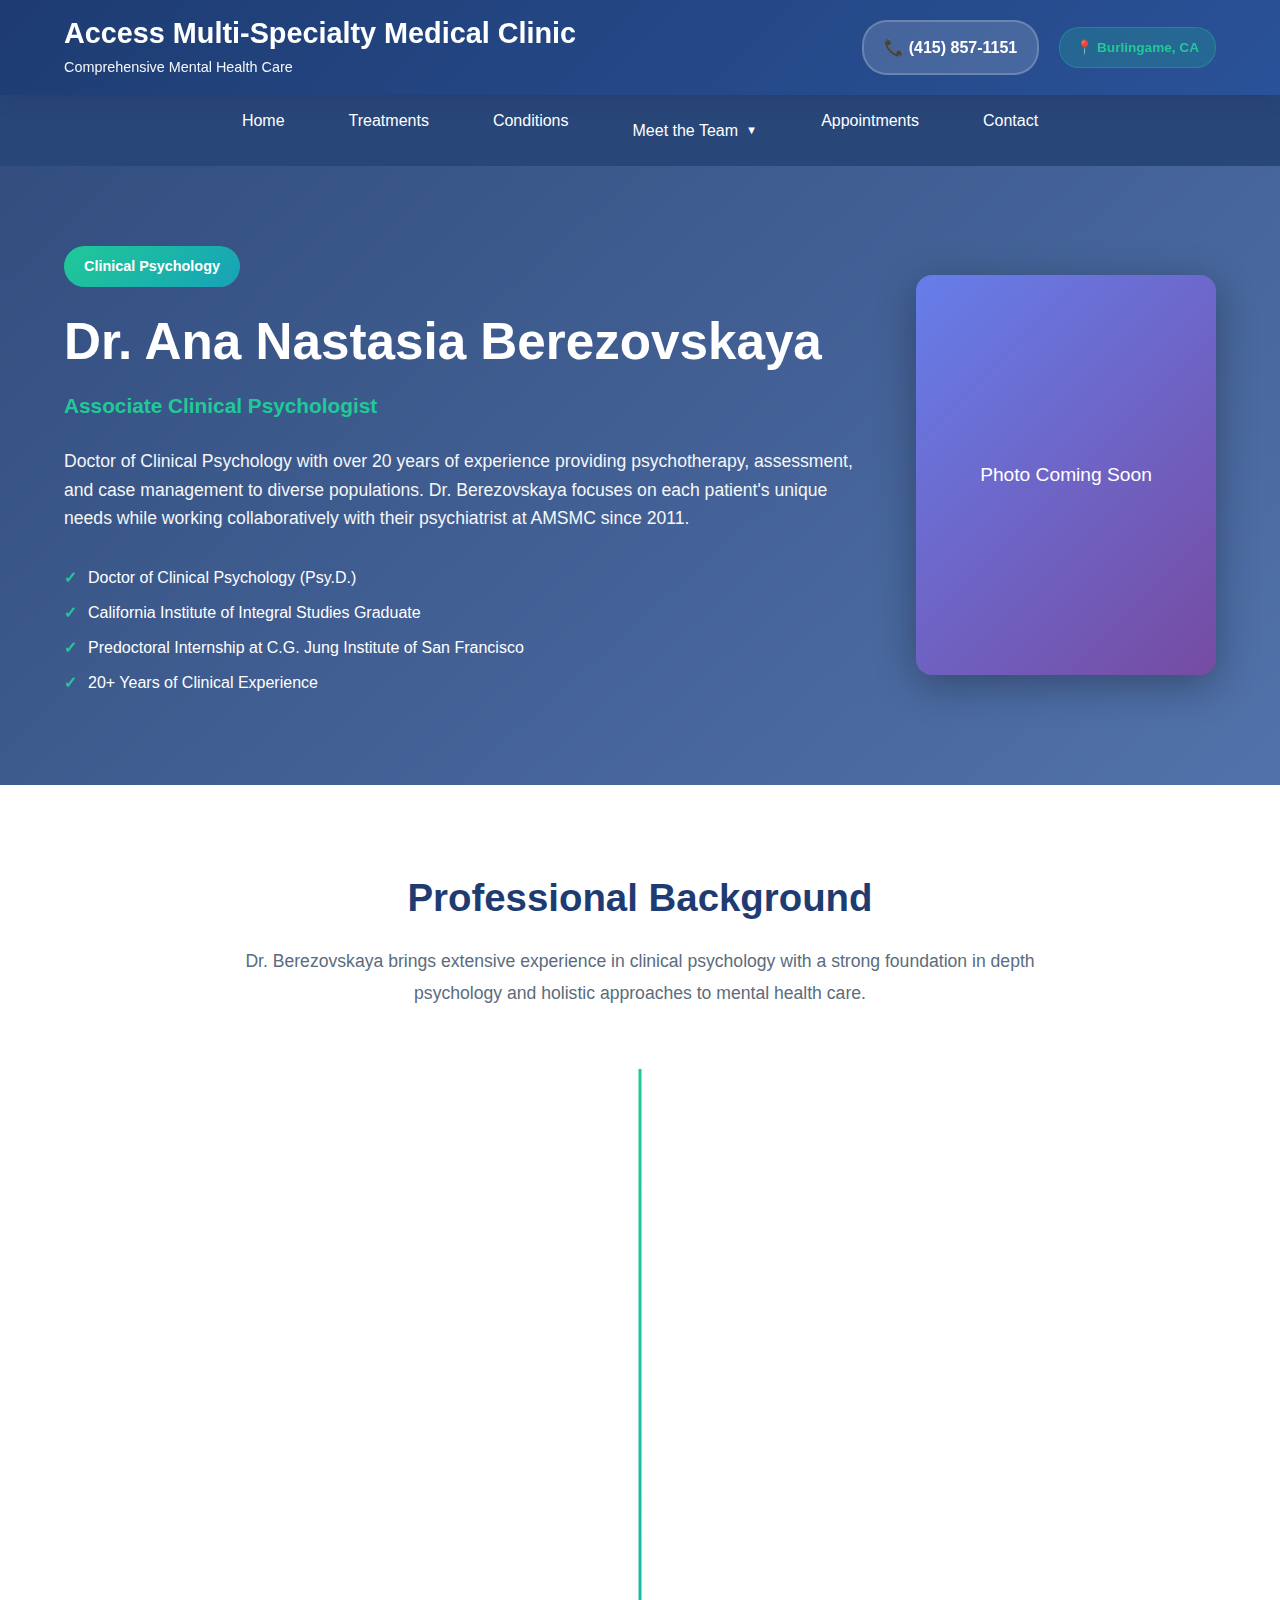
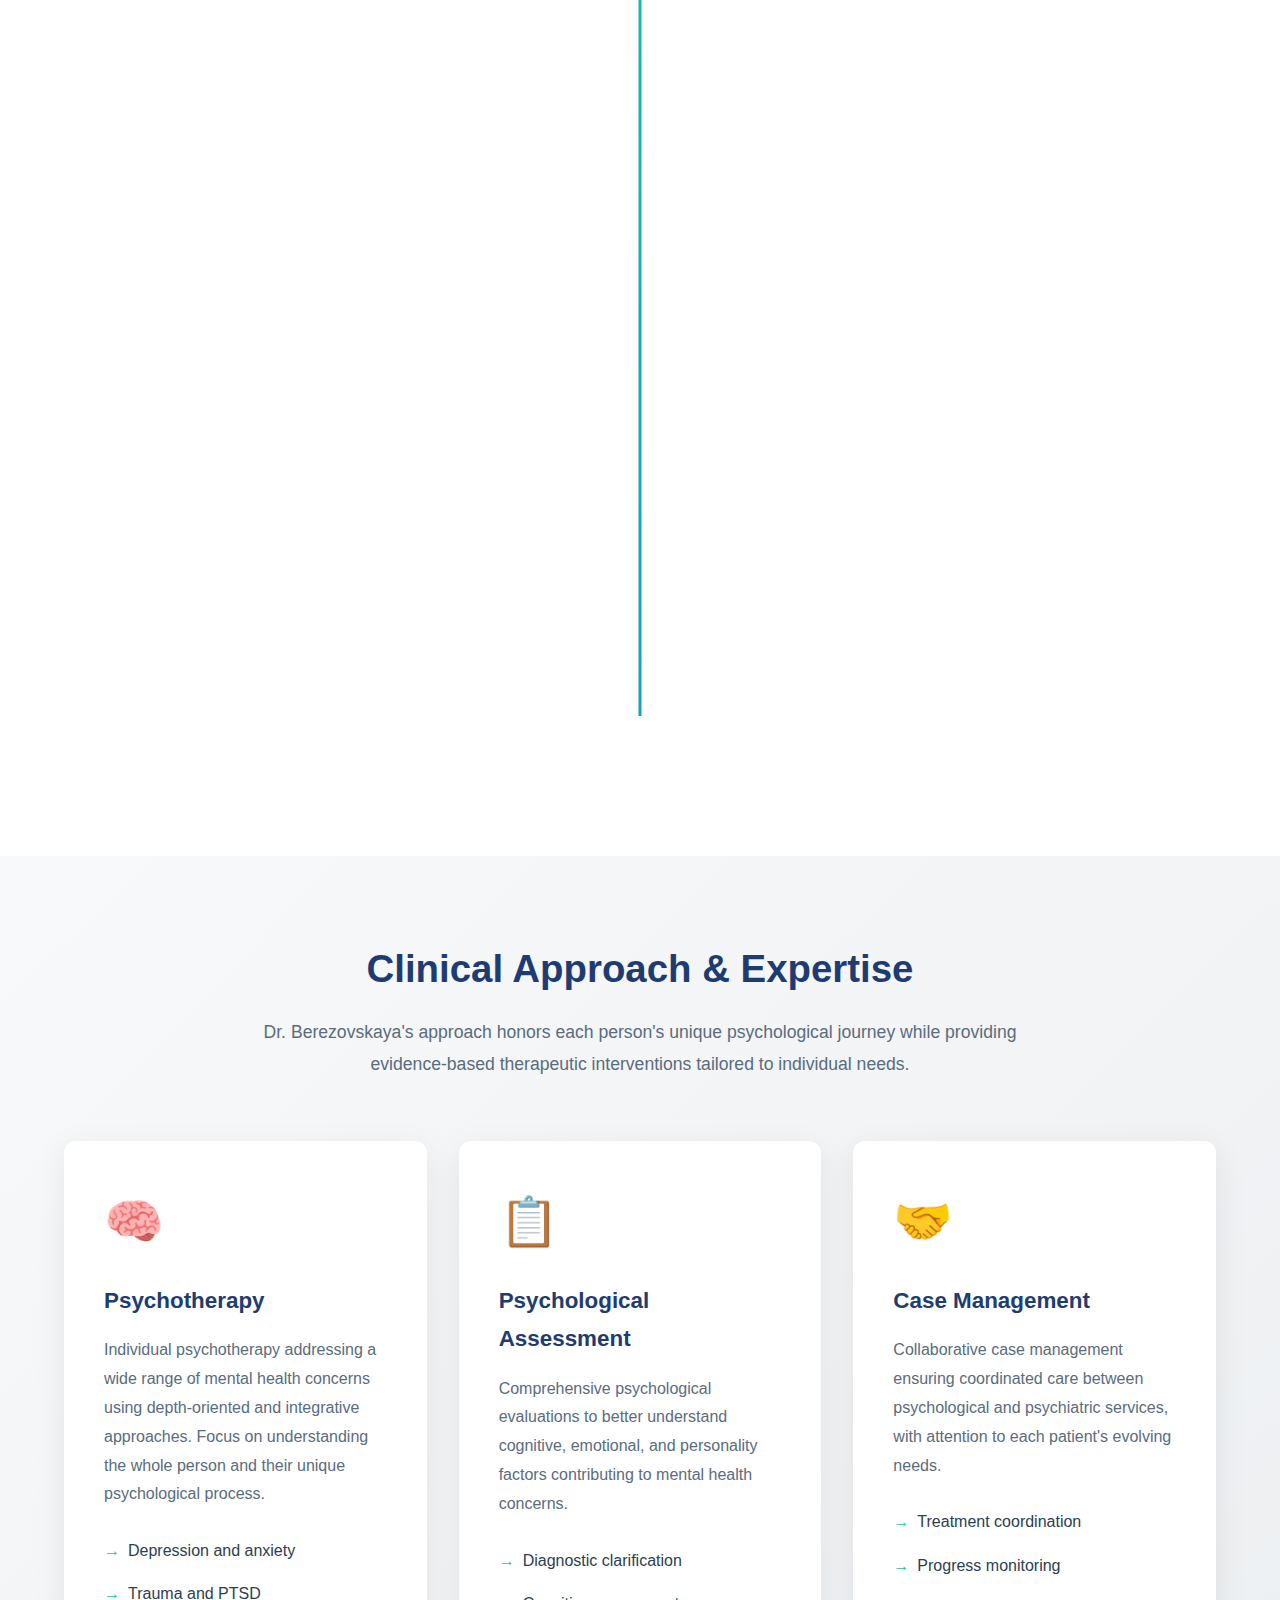
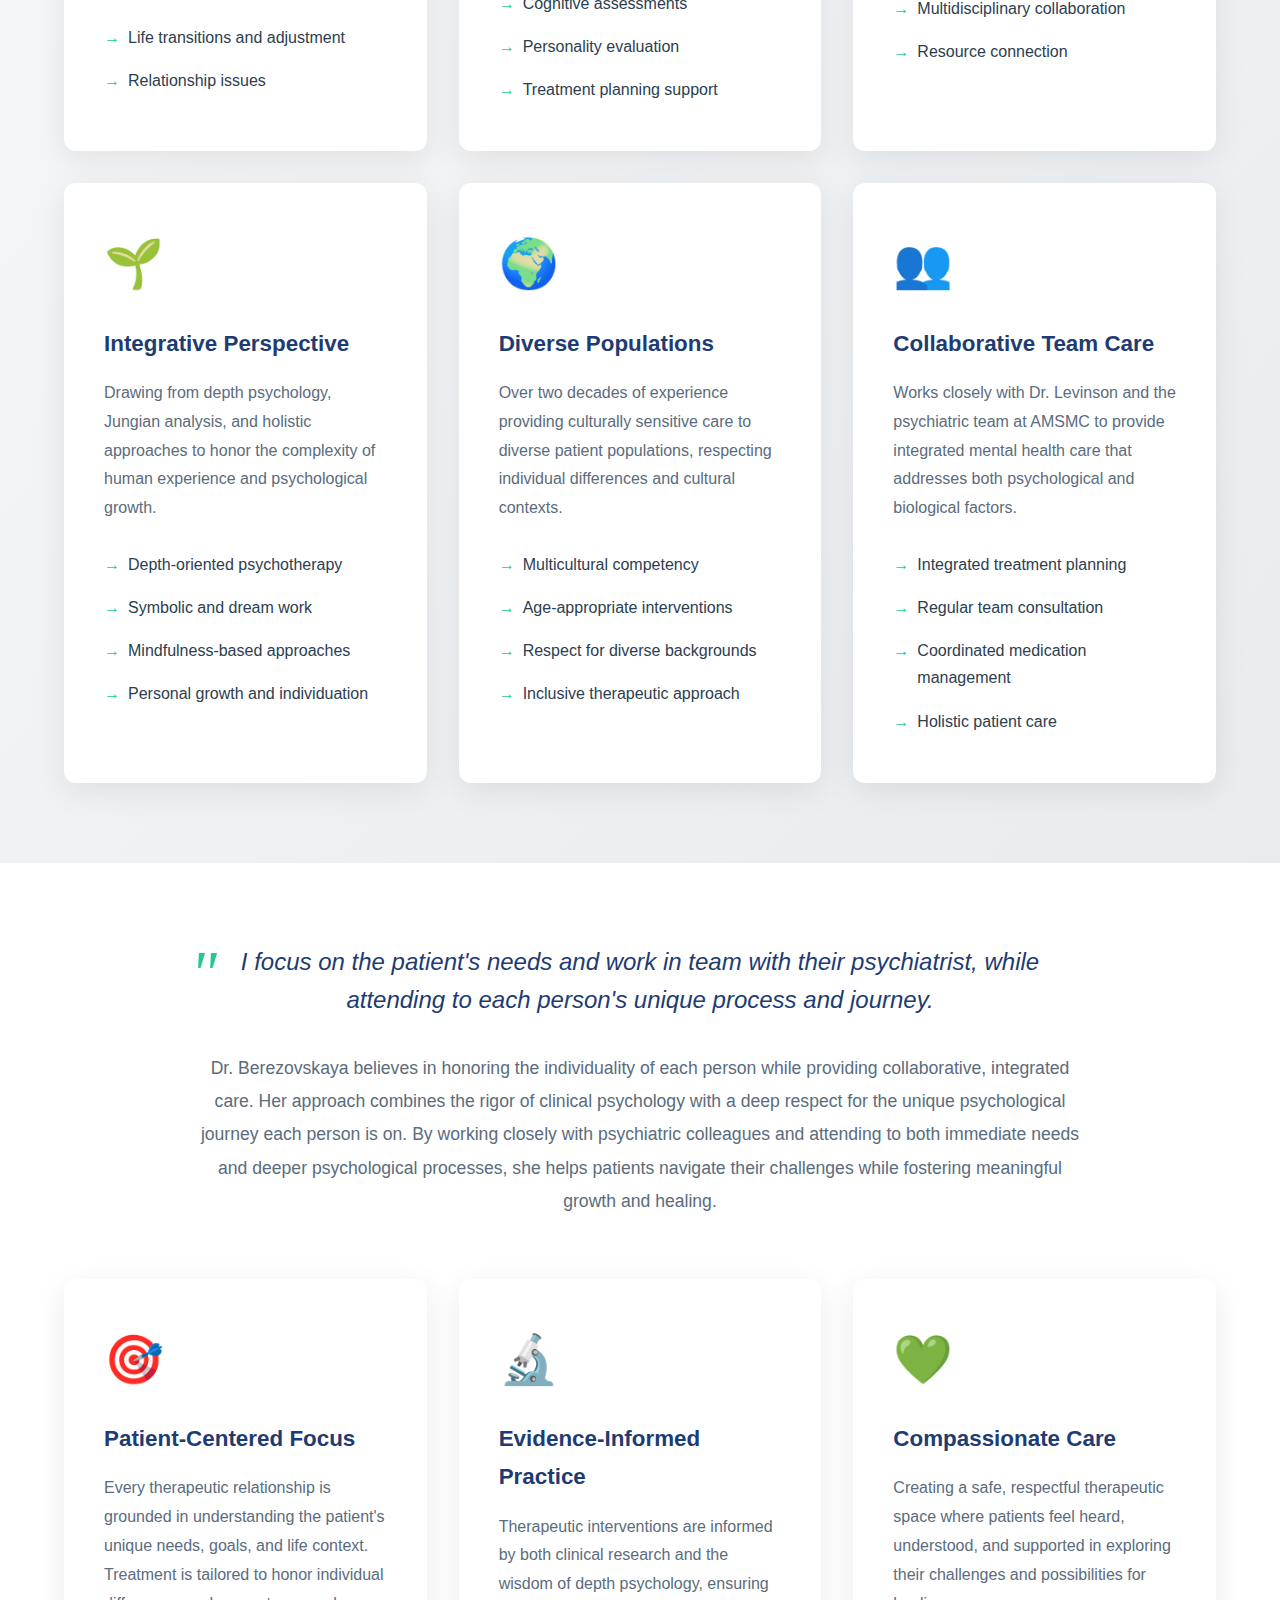
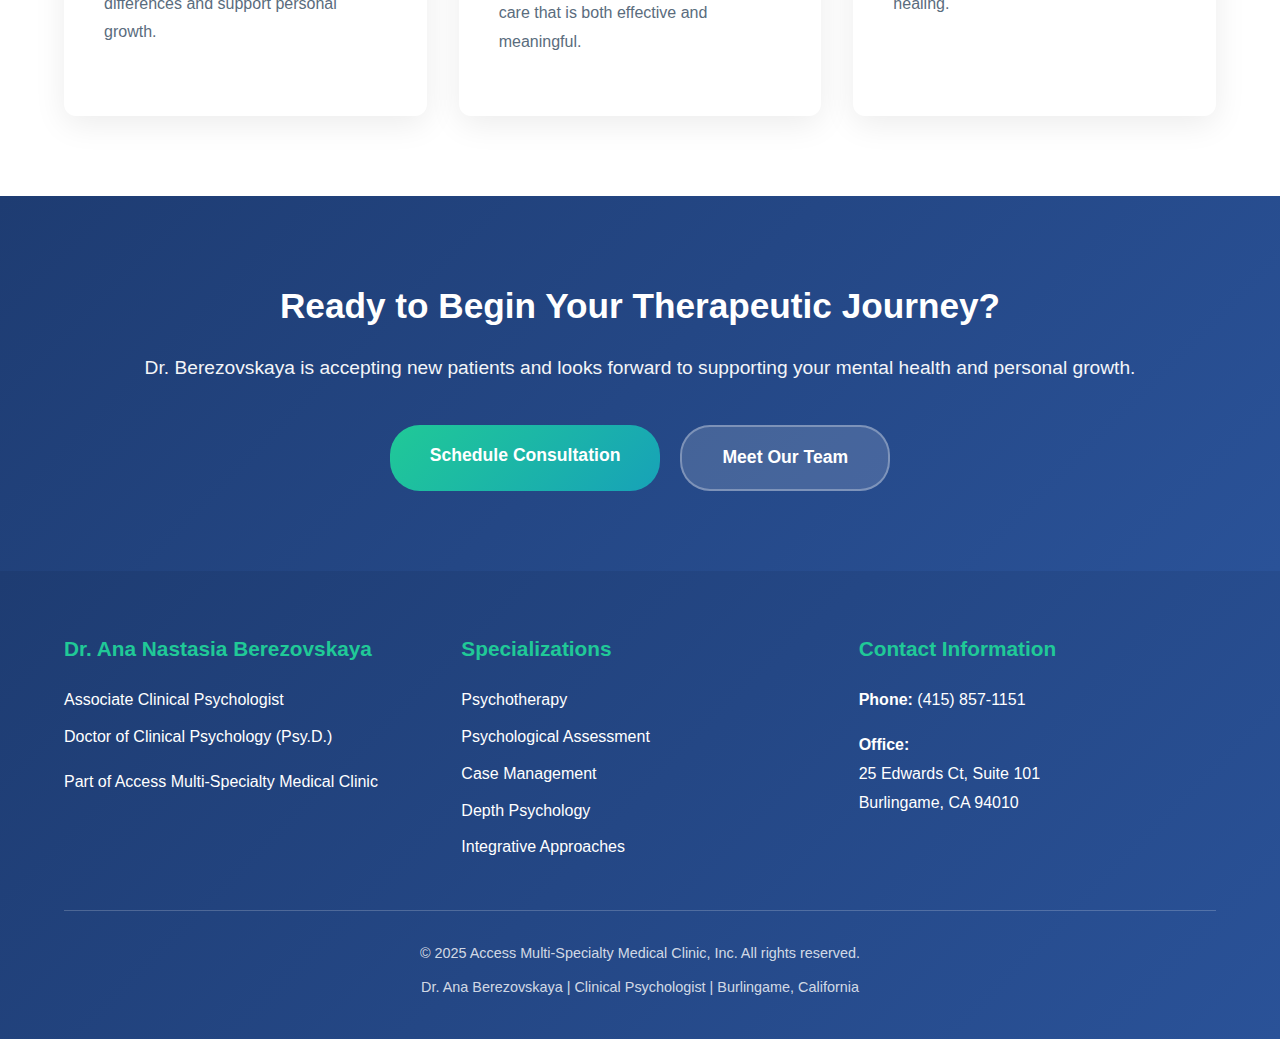
<file: ana-berezovskaya.html>
<!DOCTYPE html>
<html lang="en">
<head>
    <meta charset="UTF-8">
    <meta name="viewport" content="width=device-width, initial-scale=1.0">
    <title>Dr. Ana Nastasia Berezovskaya | Clinical Psychologist | Burlingame, CA</title>
    <meta name="description" content="Dr. Ana Nastasia Berezovskaya - Associate Clinical Psychologist specializing in psychotherapy, assessment, and case management. Over 20 years of experience providing compassionate mental health care.">
    <link rel="stylesheet" href="css/styles.css">
</head>
<body>
    <header>
        <div class="container">
            <div class="header-content">
                <div class="logo">
                    <h1>Access Multi-Specialty Medical Clinic</h1>
                    <p>Comprehensive Mental Health Care</p>
                </div>
                <div class="header-actions">
                    <a href="tel:4158571151" class="phone-cta">📞 (415) 857-1151</a>
                    <div class="location-badge">📍 Burlingame, CA</div>
                </div>
            </div>
        </div>
    </header>

    <nav>
        <div class="container">
            <ul class="nav-links">
                <li><a href="index.html">Home</a></li>
                <li><a href="treatments.html">Treatments</a></li>
                <li><a href="conditions.html">Conditions</a></li>
                <li class="nav-dropdown">
                    <span class="dropdown-toggle active">Meet the Team</span>
                    <ul class="dropdown-menu">
                        <li><a href="about.html">Dr. Michael Levinson</a></li>
                        <li><a href="ana-berezovskaya.html">Dr. Ana Berezovskaya</a></li>
                        <li><a href="oxana-dickey.html">Oxana Dickey, PMHNP-BC</a></li>
                    </ul>
                </li>
                <li><a href="appointment.html">Appointments</a></li>
                <li><a href="contact.html">Contact</a></li>
            </ul>
        </div>
    </nav>

    <main>
        <!-- Doctor Hero Section -->
        <section class="doctor-hero">
            <div class="container">
                <div class="doctor-intro">
                    <div class="doctor-content">
                        <div class="doctor-badge">Clinical Psychology</div>
                        <h1>Dr. Ana Nastasia Berezovskaya</h1>
                        <p class="doctor-title">Associate Clinical Psychologist</p>
                        <p class="doctor-summary">
                            Doctor of Clinical Psychology with over 20 years of experience providing psychotherapy, 
                            assessment, and case management to diverse populations. Dr. Berezovskaya focuses on 
                            each patient's unique needs while working collaboratively with their psychiatrist at 
                            AMSMC since 2011.
                        </p>
                        <ul class="credentials-list">
                            <li>Doctor of Clinical Psychology (Psy.D.)</li>
                            <li>California Institute of Integral Studies Graduate</li>
                            <li>Predoctoral Internship at C.G. Jung Institute of San Francisco</li>
                            <li>20+ Years of Clinical Experience</li>
                        </ul>
                    </div>
                    <div class="doctor-photo">
                        <div class="photo-placeholder">
                            Photo Coming Soon
                        </div>
                    </div>
                </div>
            </div>
        </section>

        <!-- Professional Background -->
        <section class="section">
            <div class="container">
                <div class="section-header">
                    <h2>Professional Background</h2>
                    <p class="section-description">
                        Dr. Berezovskaya brings extensive experience in clinical psychology with a strong 
                        foundation in depth psychology and holistic approaches to mental health care.
                    </p>
                </div>

                <div class="timeline">
                    <div class="timeline-item">
                        <div class="timeline-dot"></div>
                        <div class="timeline-content">
                            <span class="timeline-year">2011 - Present</span>
                            <h3>Access Multi-Specialty Medical Clinic</h3>
                            <p>
                                Associate Clinical Psychologist providing comprehensive psychological services 
                                including psychotherapy, assessment, and case management. Works collaboratively 
                                with Dr. Michael Levinson and the psychiatric team to ensure integrated, 
                                patient-centered care.
                            </p>
                        </div>
                    </div>

                    <div class="timeline-item">
                        <div class="timeline-dot"></div>
                        <div class="timeline-content">
                            <span class="timeline-year">Predoctoral Training</span>
                            <h3>C.G. Jung Institute of San Francisco</h3>
                            <p>
                                Completed predoctoral internship at one of the premier institutions for Jungian 
                                psychology and depth-oriented psychotherapy, developing specialized skills in 
                                analytical psychology and symbolism.
                            </p>
                        </div>
                    </div>

                    <div class="timeline-item">
                        <div class="timeline-dot"></div>
                        <div class="timeline-content">
                            <span class="timeline-year">Doctoral Education</span>
                            <h3>California Institute of Integral Studies</h3>
                            <p>
                                Earned Doctor of Clinical Psychology (Psy.D.) degree from CIIS, known for its 
                                integrative approach combining traditional clinical training with contemplative 
                                and holistic perspectives on mental health.
                            </p>
                        </div>
                    </div>
                </div>
            </div>
        </section>

        <!-- Clinical Approach -->
        <section class="section section-alt">
            <div class="container">
                <div class="section-header">
                    <h2>Clinical Approach & Expertise</h2>
                    <p class="section-description">
                        Dr. Berezovskaya's approach honors each person's unique psychological journey while 
                        providing evidence-based therapeutic interventions tailored to individual needs.
                    </p>
                </div>

                <div class="expertise-grid">
                    <div class="expertise-card">
                        <div class="expertise-icon">🧠</div>
                        <h3>Psychotherapy</h3>
                        <p>Individual psychotherapy addressing a wide range of mental health concerns using 
                        depth-oriented and integrative approaches. Focus on understanding the whole person and 
                        their unique psychological process.</p>
                        <ul class="expertise-list">
                            <li>Depression and anxiety</li>
                            <li>Trauma and PTSD</li>
                            <li>Life transitions and adjustment</li>
                            <li>Relationship issues</li>
                        </ul>
                    </div>

                    <div class="expertise-card">
                        <div class="expertise-icon">📋</div>
                        <h3>Psychological Assessment</h3>
                        <p>Comprehensive psychological evaluations to better understand cognitive, emotional, 
                        and personality factors contributing to mental health concerns.</p>
                        <ul class="expertise-list">
                            <li>Diagnostic clarification</li>
                            <li>Cognitive assessments</li>
                            <li>Personality evaluation</li>
                            <li>Treatment planning support</li>
                        </ul>
                    </div>

                    <div class="expertise-card">
                        <div class="expertise-icon">🤝</div>
                        <h3>Case Management</h3>
                        <p>Collaborative case management ensuring coordinated care between psychological and 
                        psychiatric services, with attention to each patient's evolving needs.</p>
                        <ul class="expertise-list">
                            <li>Treatment coordination</li>
                            <li>Progress monitoring</li>
                            <li>Multidisciplinary collaboration</li>
                            <li>Resource connection</li>
                        </ul>
                    </div>

                    <div class="expertise-card">
                        <div class="expertise-icon">🌱</div>
                        <h3>Integrative Perspective</h3>
                        <p>Drawing from depth psychology, Jungian analysis, and holistic approaches to honor 
                        the complexity of human experience and psychological growth.</p>
                        <ul class="expertise-list">
                            <li>Depth-oriented psychotherapy</li>
                            <li>Symbolic and dream work</li>
                            <li>Mindfulness-based approaches</li>
                            <li>Personal growth and individuation</li>
                        </ul>
                    </div>

                    <div class="expertise-card">
                        <div class="expertise-icon">🌍</div>
                        <h3>Diverse Populations</h3>
                        <p>Over two decades of experience providing culturally sensitive care to diverse 
                        patient populations, respecting individual differences and cultural contexts.</p>
                        <ul class="expertise-list">
                            <li>Multicultural competency</li>
                            <li>Age-appropriate interventions</li>
                            <li>Respect for diverse backgrounds</li>
                            <li>Inclusive therapeutic approach</li>
                        </ul>
                    </div>

                    <div class="expertise-card">
                        <div class="expertise-icon">👥</div>
                        <h3>Collaborative Team Care</h3>
                        <p>Works closely with Dr. Levinson and the psychiatric team at AMSMC to provide 
                        integrated mental health care that addresses both psychological and biological factors.</p>
                        <ul class="expertise-list">
                            <li>Integrated treatment planning</li>
                            <li>Regular team consultation</li>
                            <li>Coordinated medication management</li>
                            <li>Holistic patient care</li>
                        </ul>
                    </div>
                </div>
            </div>
        </section>

        <!-- Clinical Philosophy -->
        <section class="section">
            <div class="container">
                <div class="philosophy-section">
                    <p class="philosophy-quote">
                        I focus on the patient's needs and work in team with their psychiatrist, while attending 
                        to each person's unique process and journey.
                    </p>
                    <p class="philosophy-description">
                        Dr. Berezovskaya believes in honoring the individuality of each person while providing 
                        collaborative, integrated care. Her approach combines the rigor of clinical psychology 
                        with a deep respect for the unique psychological journey each person is on. By working 
                        closely with psychiatric colleagues and attending to both immediate needs and deeper 
                        psychological processes, she helps patients navigate their challenges while fostering 
                        meaningful growth and healing.
                    </p>
                </div>

                <div class="expertise-grid" style="margin-top: 60px;">
                    <div class="expertise-card">
                        <div class="expertise-icon">🎯</div>
                        <h3>Patient-Centered Focus</h3>
                        <p>Every therapeutic relationship is grounded in understanding the patient's unique needs, 
                        goals, and life context. Treatment is tailored to honor individual differences and support 
                        personal growth.</p>
                    </div>

                    <div class="expertise-card">
                        <div class="expertise-icon">🔬</div>
                        <h3>Evidence-Informed Practice</h3>
                        <p>Therapeutic interventions are informed by both clinical research and the wisdom of 
                        depth psychology, ensuring care that is both effective and meaningful.</p>
                    </div>

                    <div class="expertise-card">
                        <div class="expertise-icon">💚</div>
                        <h3>Compassionate Care</h3>
                        <p>Creating a safe, respectful therapeutic space where patients feel heard, understood, 
                        and supported in exploring their challenges and possibilities for healing.</p>
                    </div>
                </div>
            </div>
        </section>

        <!-- Contact CTA -->
        <section class="contact-cta">
            <div class="container">
                <h3>Ready to Begin Your Therapeutic Journey?</h3>
                <p>Dr. Berezovskaya is accepting new patients and looks forward to supporting your mental health and personal growth.</p>
                
                <div class="cta-buttons">
                    <a href="appointment.html" class="cta-primary">Schedule Consultation</a>
                    <a href="team.html" class="cta-secondary">Meet Our Team</a>
                </div>
            </div>
        </section>
    </main>

    <footer>
        <div class="container">
            <div class="footer-grid">
                <div>
                    <h3>Dr. Ana Nastasia Berezovskaya</h3>
                    <p>Associate Clinical Psychologist</p>
                    <p>Doctor of Clinical Psychology (Psy.D.)</p>
                    <p style="margin-top: 16px;">Part of Access Multi-Specialty Medical Clinic</p>
                </div>
                
                <div>
                    <h3>Specializations</h3>
                    <p>Psychotherapy</p>
                    <p>Psychological Assessment</p>
                    <p>Case Management</p>
                    <p>Depth Psychology</p>
                    <p>Integrative Approaches</p>
                </div>
                
                <div>
                    <h3>Contact Information</h3>
                    <p><strong>Phone:</strong> (415) 857-1151</p>
                    <p style="margin-top: 16px;">
                        <strong>Office:</strong><br>
                        25 Edwards Ct, Suite 101<br>
                        Burlingame, CA 94010
                    </p>
                </div>
            </div>
            
            <div class="footer-bottom">
                <p>&copy; 2025 Access Multi-Specialty Medical Clinic, Inc. All rights reserved.</p>
                <p style="margin-top: 8px;">Dr. Ana Berezovskaya | Clinical Psychologist | Burlingame, California</p>
            </div>
        </div>
    </footer>

    <script>
        // Smooth scrolling for navigation
        document.querySelectorAll('a[href^="#"]').forEach(anchor => {
            anchor.addEventListener('click', function (e) {
                e.preventDefault();
                const target = document.querySelector(this.getAttribute('href'));
                if (target) {
                    target.scrollIntoView({
                        behavior: 'smooth',
                        block: 'start'
                    });
                }
            });
        });

        // Add scroll animations for timeline
        const observerOptions = {
            threshold: 0.1,
            rootMargin: '0px 0px -50px 0px'
        };

        const observer = new IntersectionObserver((entries) => {
            entries.forEach(entry => {
                if (entry.isIntersecting) {
                    entry.target.style.opacity = '1';
                    entry.target.style.transform = 'translateY(0)';
                }
            });
        }, observerOptions);

        // Initially hide timeline items for animation
        document.querySelectorAll('.timeline-item').forEach((item, index) => {
            item.style.opacity = '0';
            item.style.transform = 'translateY(30px)';
            item.style.transition = `opacity 0.6s ease ${index * 0.1}s, transform 0.6s ease ${index * 0.1}s`;
            observer.observe(item);
        });
    </script>
</body>
</html>
</file>
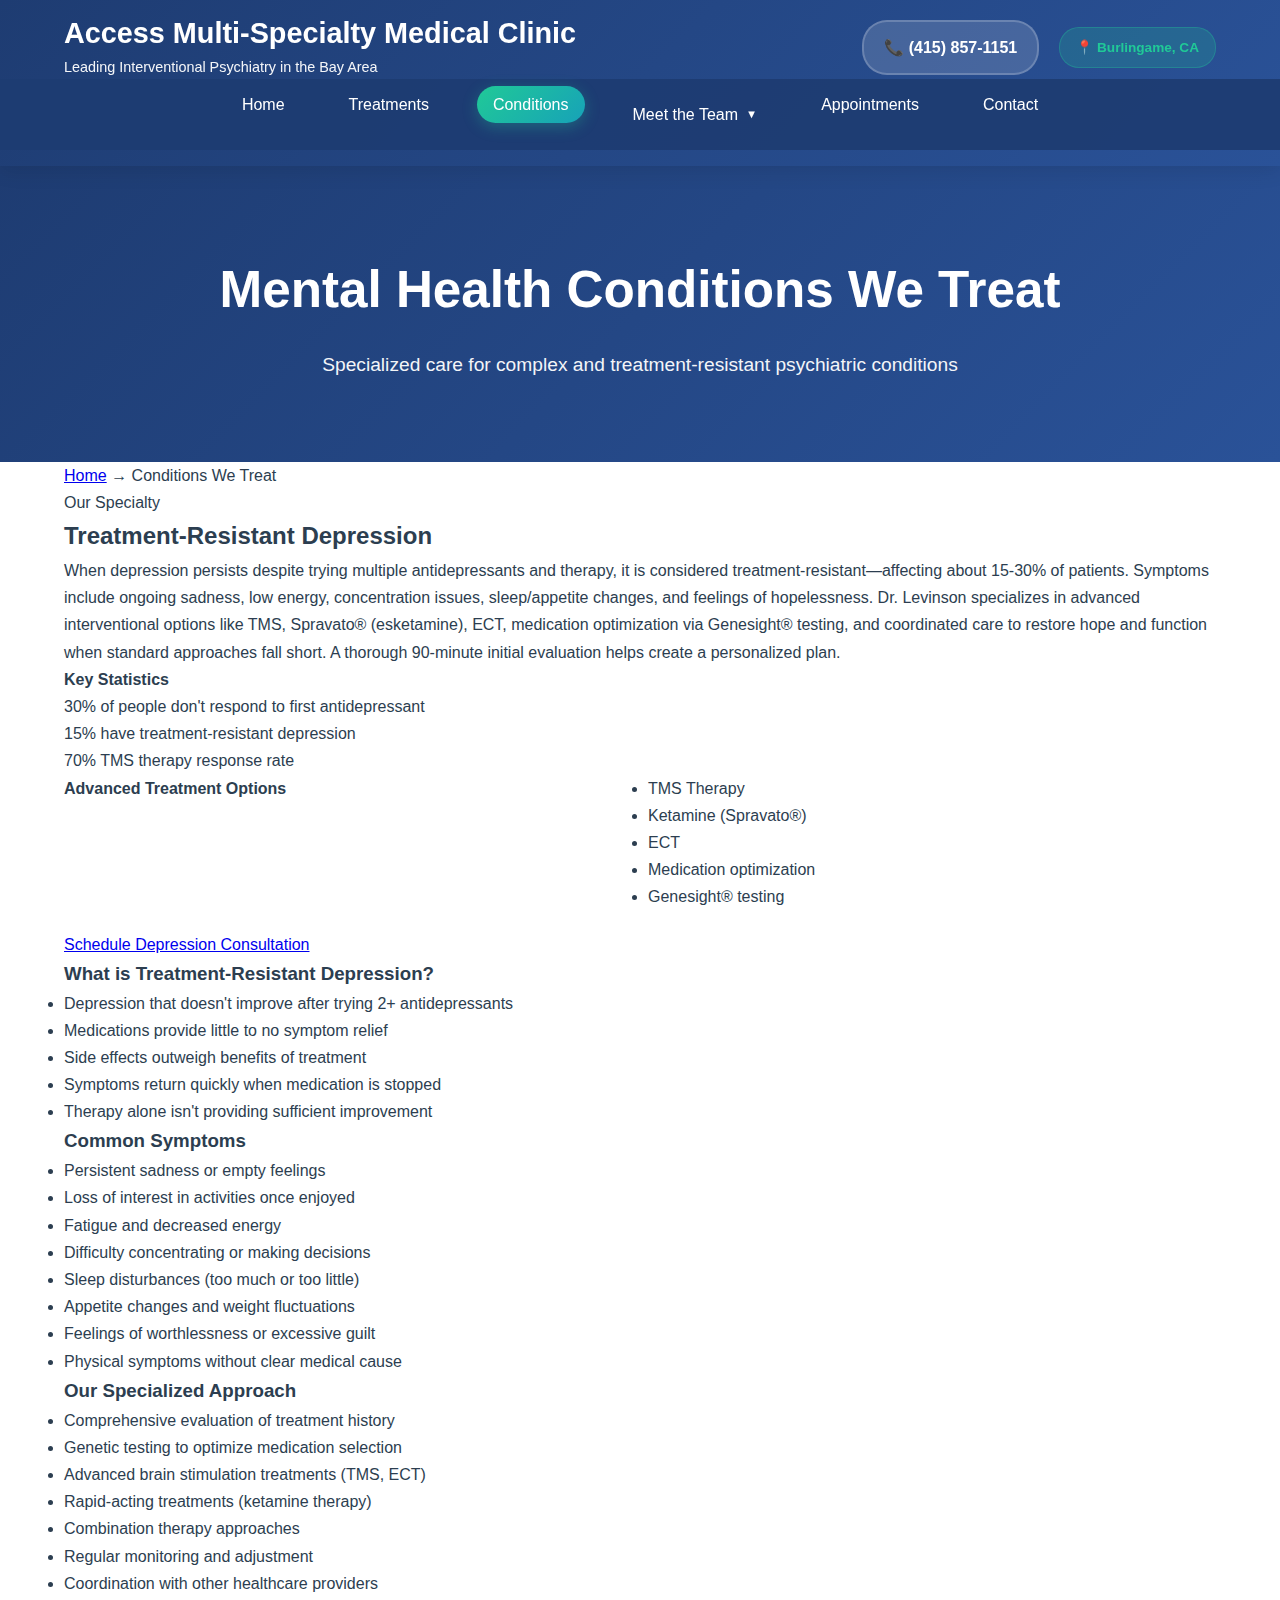
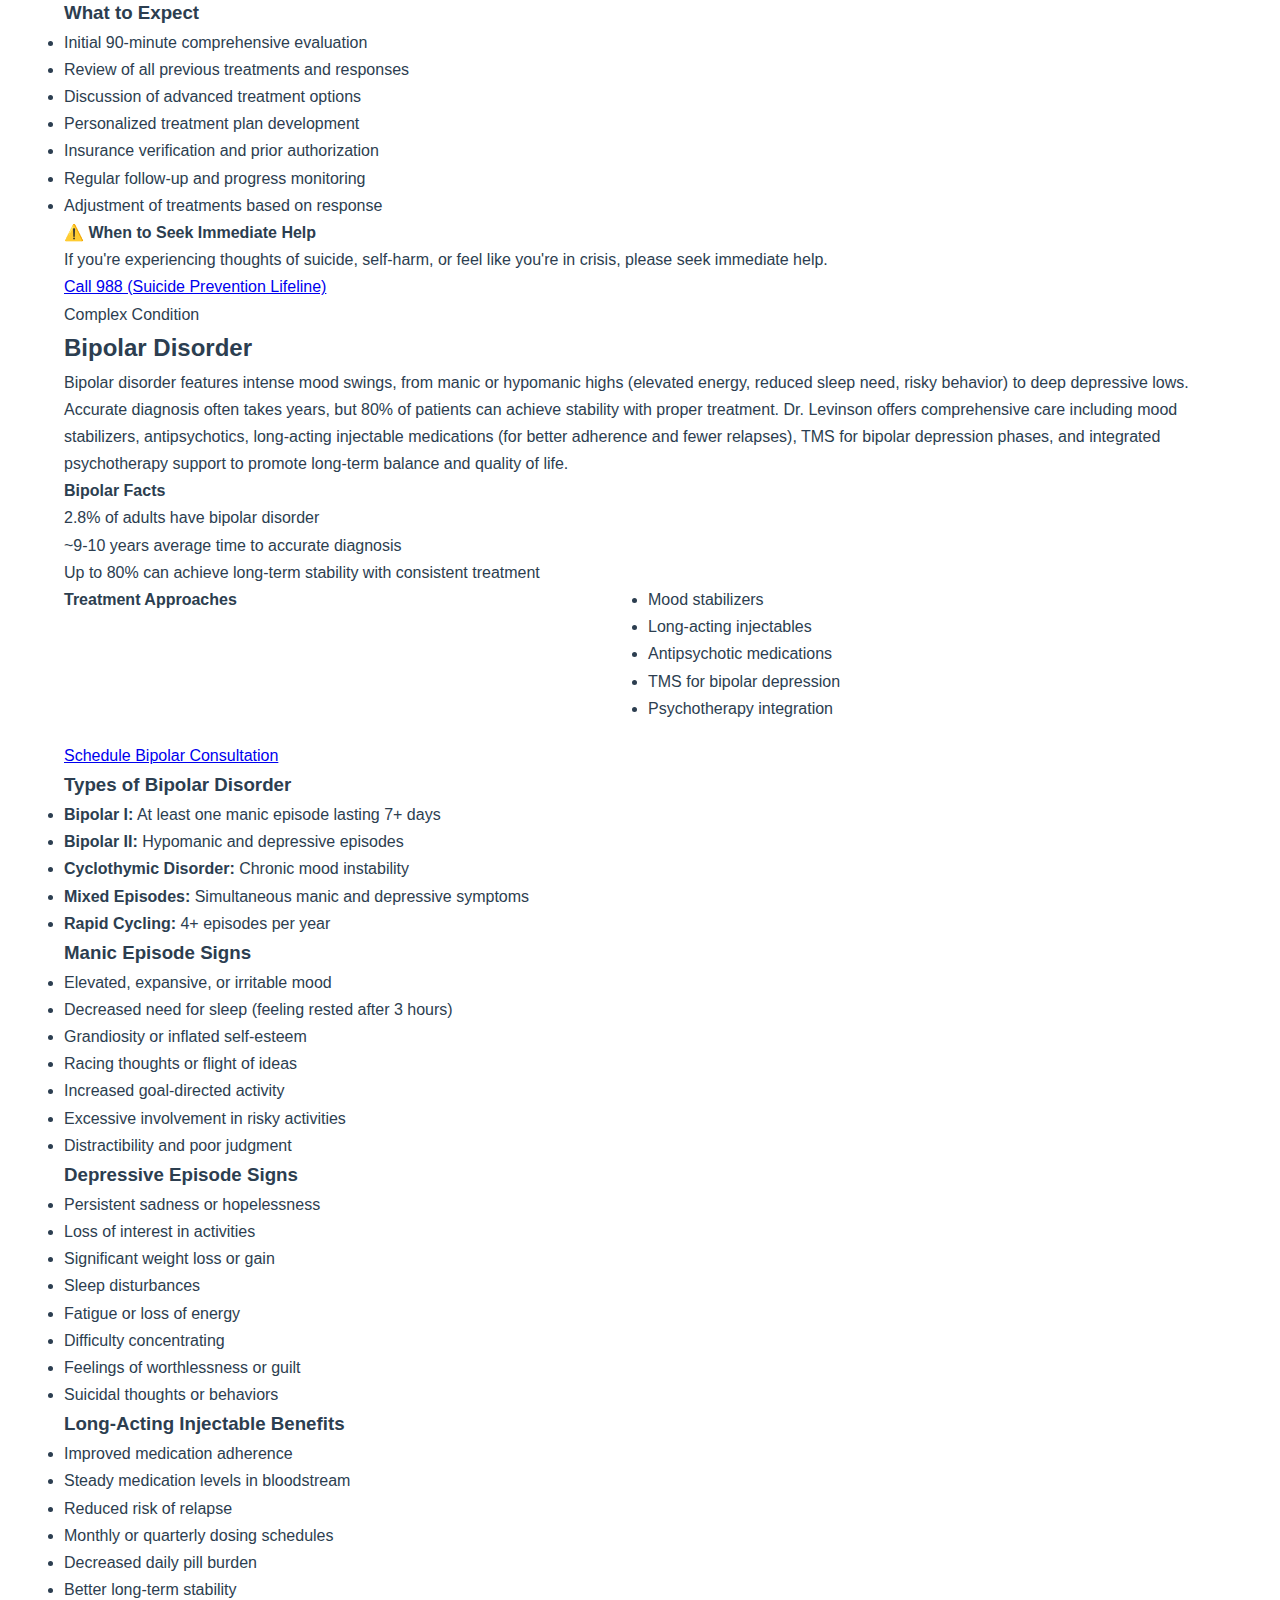
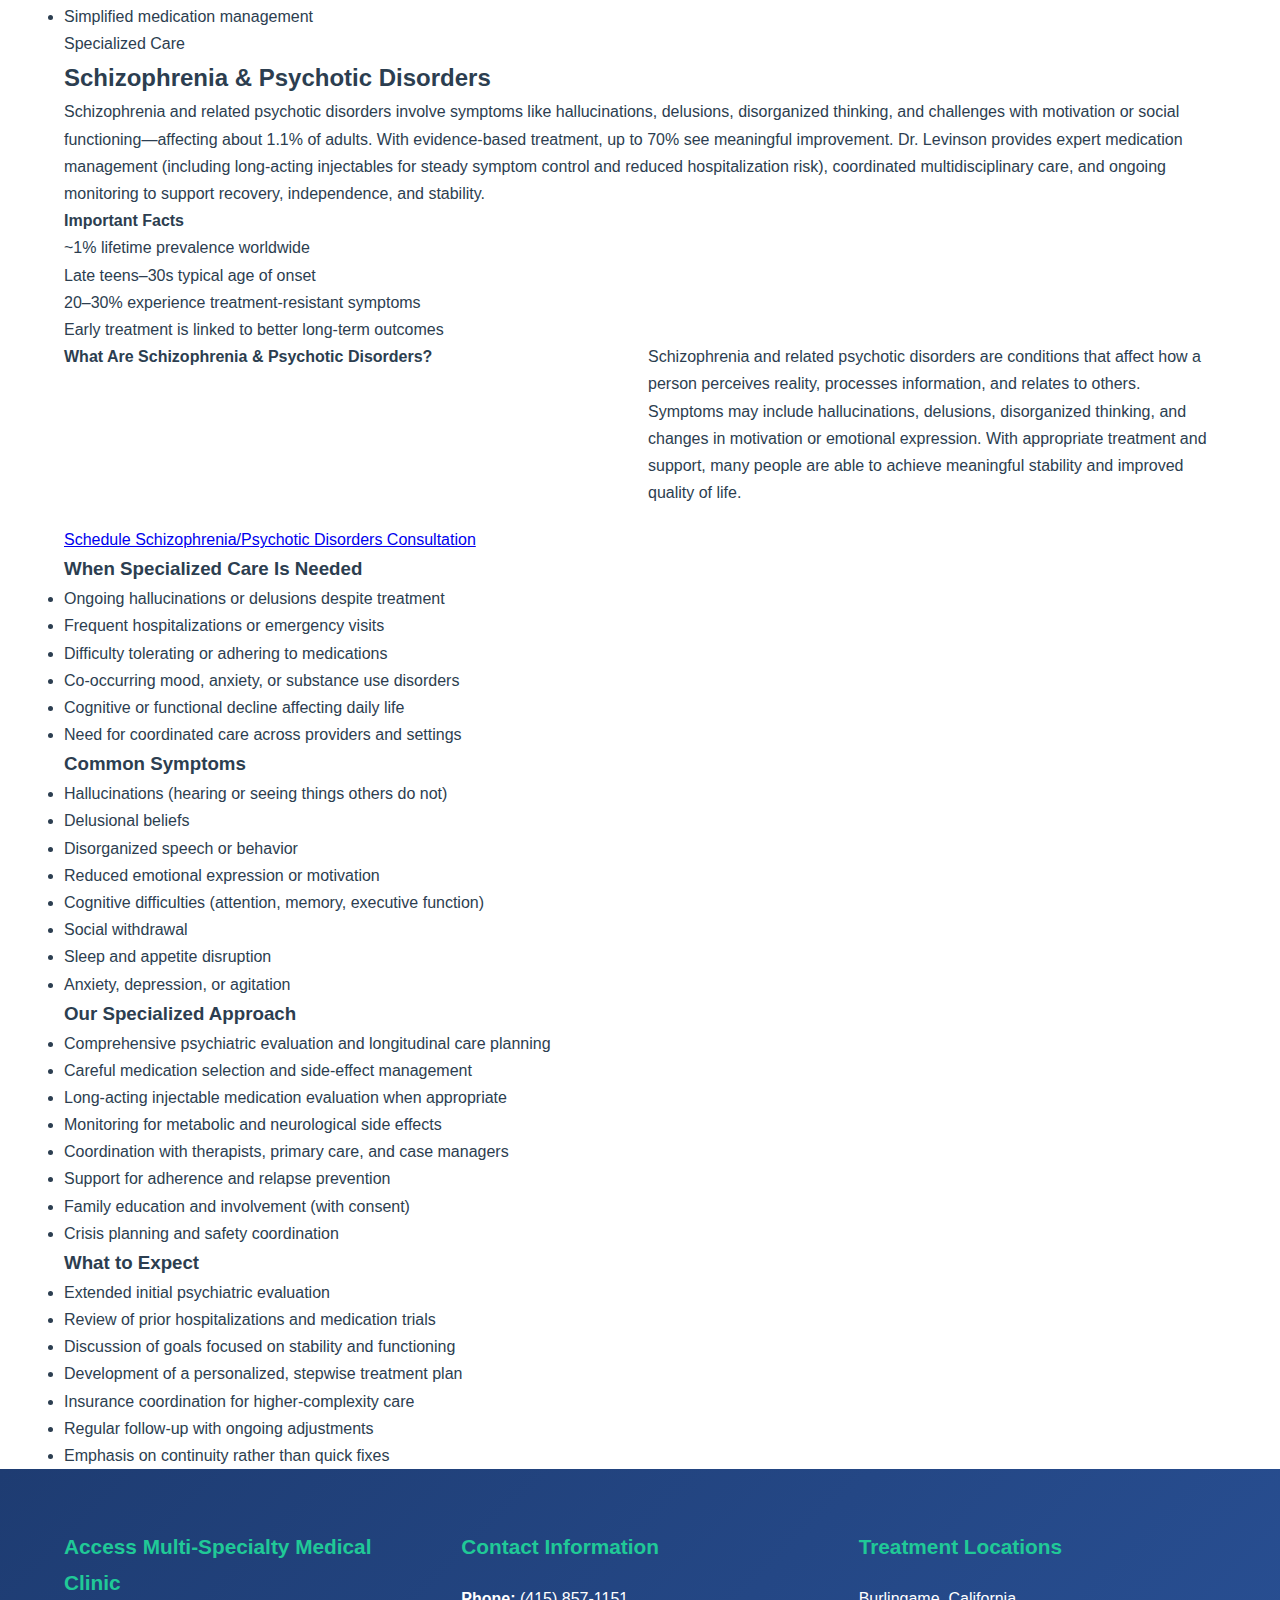
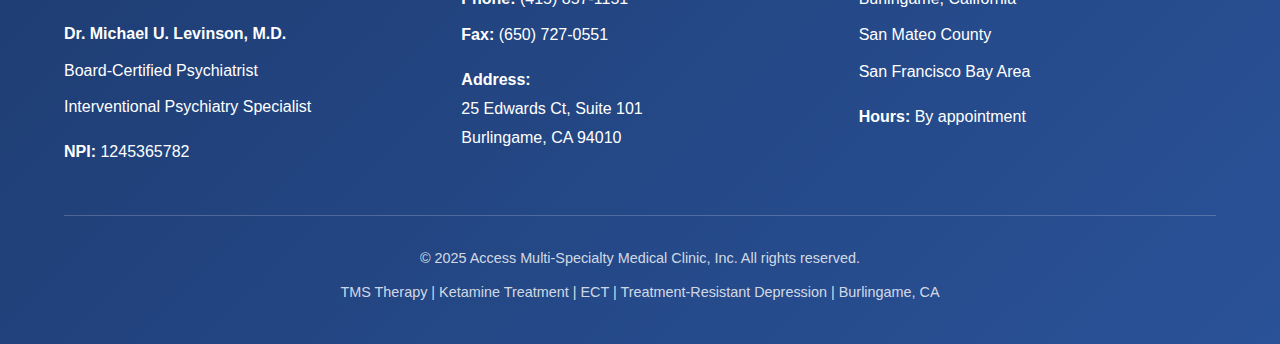
<file: conditions.html>
<!DOCTYPE html>
<html lang="en">
<head>
    <meta charset="UTF-8">
    <meta name="viewport" content="width=device-width, initial-scale=1.0">
    <title>Mental Health Conditions We Treat | Treatment-Resistant Depression | Burlingame, CA</title>
    <meta name="description" content="Specialized treatment for treatment-resistant depression, bipolar disorder, schizophrenia, and substance use disorders in Burlingame, CA. Dr. Michael Levinson, interventional psychiatrist.">
    <meta name="keywords" content="treatment-resistant depression Burlingame, bipolar disorder treatment Bay Area, schizophrenia treatment California, addiction psychiatry, dual diagnosis">
    <meta name="geo.region" content="US-CA">
    <meta name="geo.placename" content="Burlingame">
    
    <link rel="stylesheet" href="css/styles.css">
</head>
<body>
    <header>
        <div class="container">
            <div class="header-content">
                <div class="logo">
                    <h1><a href="index.html" style="color: white; text-decoration: none;">Access Multi-Specialty Medical Clinic</a></h1>
                    <p>Leading Interventional Psychiatry in the Bay Area</p>
                </div>
                <div class="header-actions">
                    <a href="tel:4158571151" class="phone-cta">📞 (415) 857-1151</a>
                    <div class="location-badge">📍 Burlingame, CA</div>
                </div>
            </div>
        </div>
        
        <nav>
            <div class="container">
                <ul class="nav-links">
                    <li><a href="index.html">Home</a></li>
                    <li><a href="treatments.html">Treatments</a></li>
                    <li><a href="conditions.html" class="active">Conditions</a></li>
                    <li class="nav-dropdown">
                        <span class="dropdown-toggle">Meet the Team</span>
                        <ul class="dropdown-menu">
                            <li><a href="about.html">Dr. Michael Levinson</a></li>
                            <li><a href="ana-berezovskaya.html">Dr. Ana Berezovskaya</a></li>
                            <li><a href="oxana-dickey.html">Oxana Dickey, PMHNP-BC</a></li>
                        </ul>
                    </li>
                    <li><a href="appointment.html">Appointments</a></li>
                    <li><a href="contact.html">Contact</a></li>
                </ul>
            </div>
        </nav>
    </header>

    <div class="page-hero">
        <div class="container">
            <h1>Mental Health Conditions We Treat</h1>
            <p>Specialized care for complex and treatment-resistant psychiatric conditions</p>
        </div>
    </div>

    <div class="breadcrumb">
        <div class="container">
            <a href="index.html">Home</a> → <span>Conditions We Treat</span>
        </div>
    </div>

    <main>
        <!-- Treatment-Resistant Depression -->
        <section id="depression" class="condition-section">
            <div class="container">
                <div class="condition-header">
                    <div class="condition-content">
                        <div class="specialty-badge">Our Specialty</div>
                        <h2>Treatment-Resistant Depression</h2>
                        <p class="condition-summary">
                            When depression persists despite trying multiple antidepressants and therapy, it is considered treatment-resistant—affecting about 15-30% of patients. Symptoms include ongoing sadness, low energy, concentration issues, sleep/appetite changes, and feelings of hopelessness. Dr. Levinson specializes in advanced interventional options like TMS, Spravato® (esketamine), ECT, medication optimization via Genesight® testing, and coordinated care to restore hope and function when standard approaches fall short. A thorough 90-minute initial evaluation helps create a personalized plan.
                        </p>
                    </div>
                    <div class="condition-sidebar">
                        <div class="stats-box">
                            <h4>Key Statistics</h4>
                            <div class="stat-item">
                                <span class="stat-number">30%</span> of people don't respond to first antidepressant
                            </div>
                            <div class="stat-item">
                                <span class="stat-number">15%</span> have treatment-resistant depression
                            </div>
                            <div class="stat-item">
                                <span class="stat-number">70%</span> TMS therapy response rate
                            </div>
                        </div>
                        
                        <div class="treatment-options">
                            <h4>Advanced Treatment Options</h4>
                            <ul>
                                <li>TMS Therapy</li>
                                <li>Ketamine (Spravato®)</li>
                                <li>ECT</li>
                                <li>Medication optimization</li>
                                <li>Genesight® testing</li>
                            </ul>
                        </div>
                        
                        <a href="appointment.html?condition=depression" class="book-cta">Schedule Depression Consultation</a>
                    </div>
                </div>

                <div class="condition-details">
                    <div class="detail-card">
                        <h3>What is Treatment-Resistant Depression?</h3>
                        <ul>
                            <li>Depression that doesn't improve after trying 2+ antidepressants</li>
                            <li>Medications provide little to no symptom relief</li>
                            <li>Side effects outweigh benefits of treatment</li>
                            <li>Symptoms return quickly when medication is stopped</li>
                            <li>Therapy alone isn't providing sufficient improvement</li>
                        </ul>
                    </div>
                    
                    <div class="detail-card">
                        <h3>Common Symptoms</h3>
                        <ul>
                            <li>Persistent sadness or empty feelings</li>
                            <li>Loss of interest in activities once enjoyed</li>
                            <li>Fatigue and decreased energy</li>
                            <li>Difficulty concentrating or making decisions</li>
                            <li>Sleep disturbances (too much or too little)</li>
                            <li>Appetite changes and weight fluctuations</li>
                            <li>Feelings of worthlessness or excessive guilt</li>
                            <li>Physical symptoms without clear medical cause</li>
                        </ul>
                    </div>
                    
                    <div class="detail-card">
                        <h3>Our Specialized Approach</h3>
                        <ul>
                            <li>Comprehensive evaluation of treatment history</li>
                            <li>Genetic testing to optimize medication selection</li>
                            <li>Advanced brain stimulation treatments (TMS, ECT)</li>
                            <li>Rapid-acting treatments (ketamine therapy)</li>
                            <li>Combination therapy approaches</li>
                            <li>Regular monitoring and adjustment</li>
                            <li>Coordination with other healthcare providers</li>
                        </ul>
                    </div>
                    
                    <div class="detail-card">
                        <h3>What to Expect</h3>
                        <ul>
                            <li>Initial 90-minute comprehensive evaluation</li>
                            <li>Review of all previous treatments and responses</li>
                            <li>Discussion of advanced treatment options</li>
                            <li>Personalized treatment plan development</li>
                            <li>Insurance verification and prior authorization</li>
                            <li>Regular follow-up and progress monitoring</li>
                            <li>Adjustment of treatments based on response</li>
                        </ul>
                    </div>
                </div>

                <div class="warning-signs">
                    <h4>⚠️ When to Seek Immediate Help</h4>
                    <p>If you're experiencing thoughts of suicide, self-harm, or feel like you're in crisis, please seek immediate help.</p>
                    <a href="tel:988" class="emergency-cta">Call 988 (Suicide Prevention Lifeline)</a>
                </div>
            </div>
        </section>

        <!-- Bipolar Disorder -->
        <section id="bipolar" class="condition-section">
            <div class="container">
                <div class="condition-header">
                    <div class="condition-content">
                        <div class="condition-badge">Complex Condition</div>
                        <h2>Bipolar Disorder</h2>
                        <p class="condition-summary">
                            Bipolar disorder features intense mood swings, from manic or hypomanic highs (elevated energy, reduced sleep need, risky behavior) to deep depressive lows. Accurate diagnosis often takes years, but 80% of patients can achieve stability with proper treatment. Dr. Levinson offers comprehensive care including mood stabilizers, antipsychotics, long-acting injectable medications (for better adherence and fewer relapses), TMS for bipolar depression phases, and integrated psychotherapy support to promote long-term balance and quality of life.
                        </p>
                    </div>
                    <div class="condition-sidebar">
                        <div class="stats-box">
                            <h4>Bipolar Facts</h4>
                            <div class="stat-item">
                                <span class="stat-number">2.8%</span> of adults have bipolar disorder
                            </div>
                            <div class="stat-item">
                                <span class="stat-number">~9-10 years</span> average time to accurate diagnosis
                            </div>
                            <div class="stat-item">
                                <span class="stat-number">Up to 80%</span> can achieve long-term stability with consistent treatment
                            </div>
                        </div>
                        
                        <div class="treatment-options">
                            <h4>Treatment Approaches</h4>
                            <ul>
                                <li>Mood stabilizers</li>
                                <li>Long-acting injectables</li>
                                <li>Antipsychotic medications</li>
                                <li>TMS for bipolar depression</li>
                                <li>Psychotherapy integration</li>
                            </ul>
                        </div>
                        
                        <a href="appointment.html?condition=bipolar" class="book-cta">Schedule Bipolar Consultation</a>
                    </div>
                </div>

                <div class="condition-details">
                    <div class="detail-card">
                        <h3>Types of Bipolar Disorder</h3>
                        <ul>
                            <li><strong>Bipolar I:</strong> At least one manic episode lasting 7+ days</li>
                            <li><strong>Bipolar II:</strong> Hypomanic and depressive episodes</li>
                            <li><strong>Cyclothymic Disorder:</strong> Chronic mood instability</li>
                            <li><strong>Mixed Episodes:</strong> Simultaneous manic and depressive symptoms</li>
                            <li><strong>Rapid Cycling:</strong> 4+ episodes per year</li>
                        </ul>
                    </div>
                    
                    <div class="detail-card">
                        <h3>Manic Episode Signs</h3>
                        <ul>
                            <li>Elevated, expansive, or irritable mood</li>
                            <li>Decreased need for sleep (feeling rested after 3 hours)</li>
                            <li>Grandiosity or inflated self-esteem</li>
                            <li>Racing thoughts or flight of ideas</li>
                            <li>Increased goal-directed activity</li>
                            <li>Excessive involvement in risky activities</li>
                            <li>Distractibility and poor judgment</li>
                        </ul>
                    </div>
                    
                    <div class="detail-card">
                        <h3>Depressive Episode Signs</h3>
                        <ul>
                            <li>Persistent sadness or hopelessness</li>
                            <li>Loss of interest in activities</li>
                            <li>Significant weight loss or gain</li>
                            <li>Sleep disturbances</li>
                            <li>Fatigue or loss of energy</li>
                            <li>Difficulty concentrating</li>
                            <li>Feelings of worthlessness or guilt</li>
                            <li>Suicidal thoughts or behaviors</li>
                        </ul>
                    </div>
                    
                    <div class="detail-card">
                        <h3>Long-Acting Injectable Benefits</h3>
                        <ul>
                            <li>Improved medication adherence</li>
                            <li>Steady medication levels in bloodstream</li>
                            <li>Reduced risk of relapse</li>
                            <li>Monthly or quarterly dosing schedules</li>
                            <li>Decreased daily pill burden</li>
                            <li>Better long-term stability</li>
                            <li>Simplified medication management</li>
                        </ul>
                    </div>
                </div>
            </div>
        </section>

        <!-- Schizophrenia & Psychotic Disorders -->
        <section id="schizophrenia" class="condition-section">
            <div class="container">
                <div class="condition-header">
                    <div class="condition-content">
                        <div class="condition-badge">Specialized Care</div>
                        <h2>Schizophrenia & Psychotic Disorders</h2>
                        <p class="condition-summary">
                            Schizophrenia and related psychotic disorders involve symptoms like hallucinations, delusions, disorganized thinking, and challenges with motivation or social functioning—affecting about 1.1% of adults. With evidence-based treatment, up to 70% see meaningful improvement. Dr. Levinson provides expert medication management (including long-acting injectables for steady symptom control and reduced hospitalization risk), coordinated multidisciplinary care, and ongoing monitoring to support recovery, independence, and stability.
                        </p>
                    </div>
                    <div class="condition-sidebar">
                        <div class="stats-box">
                            <h4>Important Facts</h4>
                            <div class="stat-item">
                                <span class="stat-number">~1%</span> lifetime prevalence worldwide
                            </div>
                            <div class="stat-item">
                                <span class="stat-number">Late teens–30s</span> typical age of onset
                            </div>
                            <div class="stat-item">
                                <span class="stat-number">20–30%</span> experience treatment-resistant symptoms
                            </div>
                            <div class="stat-item">
                                <span class="stat-number">Early treatment</span> is linked to better long-term outcomes
                            </div>
                        </div>
                        
                        <div class="treatment-options">
                            <h4>What Are Schizophrenia & Psychotic Disorders?</h4>
                            <p>Schizophrenia and related psychotic disorders are conditions that affect how a person perceives reality, processes information, and relates to others. Symptoms may include hallucinations, delusions, disorganized thinking, and changes in motivation or emotional expression. With appropriate treatment and support, many people are able to achieve meaningful stability and improved quality of life.</p>
                        </div>
                            <a href="appointment.html?condition=schizophrenia" class="book-cta">Schedule Schizophrenia/Psychotic Disorders Consultation</a>
                    </div>
                </div>

                <div class="condition-details">
                    <div class="detail-card">
                        <h3>When Specialized Care Is Needed</h3>
                        <ul>
                            <li>Ongoing hallucinations or delusions despite treatment</li>
                            <li>Frequent hospitalizations or emergency visits</li>
                            <li>Difficulty tolerating or adhering to medications</li>
                            <li>Co-occurring mood, anxiety, or substance use disorders</li>
                            <li>Cognitive or functional decline affecting daily life</li>
                            <li>Need for coordinated care across providers and settings</li>
                        </ul>
                    </div>
                    
                    <div class="detail-card">
                        <h3>Common Symptoms</h3>
                        <ul>
                            <li>Hallucinations (hearing or seeing things others do not)</li>
                            <li>Delusional beliefs</li>
                            <li>Disorganized speech or behavior</li>
                            <li>Reduced emotional expression or motivation</li>
                            <li>Cognitive difficulties (attention, memory, executive function)</li>
                            <li>Social withdrawal</li>
                            <li>Sleep and appetite disruption</li>
                            <li>Anxiety, depression, or agitation</li>
                        </ul>
                    </div>
                    
                    <div class="detail-card">
                        <h3>Our Specialized Approach</h3>
                        <ul>
                            <li>Comprehensive psychiatric evaluation and longitudinal care planning</li>
                            <li>Careful medication selection and side-effect management</li>
                            <li>Long-acting injectable medication evaluation when appropriate</li>
                            <li>Monitoring for metabolic and neurological side effects</li>
                            <li>Coordination with therapists, primary care, and case managers</li>
                            <li>Support for adherence and relapse prevention</li>
                            <li>Family education and involvement (with consent)</li>
                            <li>Crisis planning and safety coordination</li>
                        </ul>
                    </div>
                    
                    <div class="detail-card">
                        <h3>What to Expect</h3>
                        <ul>
                            <li>Extended initial psychiatric evaluation</li>
                            <li>Review of prior hospitalizations and medication trials</li>
                            <li>Discussion of goals focused on stability and functioning</li>
                            <li>Development of a personalized, stepwise treatment plan</li>
                            <li>Insurance coordination for higher-complexity care</li>
                            <li>Regular follow-up with ongoing adjustments</li>
                            <li>Emphasis on continuity rather than quick fixes</li>
                        </ul>
                    </div>
                </div>
            </div>
        </section>
    </main>
        <footer style="background: linear-gradient(135deg, #1e3c72 0%, #2a5298 100%); color: white; padding: 60px 0 30px;">
        <div class="container">
            <div style="display: grid; grid-template-columns: repeat(auto-fit, minmax(280px, 1fr)); gap: 40px; margin-bottom: 40px;">
                <div>
                    <h3 style="font-size: 1.3rem; font-weight: 700; margin-bottom: 20px; color: #20c997;">Access Multi-Specialty Medical Clinic</h3>
                    <p><strong>Dr. Michael U. Levinson, M.D.</strong></p>
                    <p>Board-Certified Psychiatrist</p>
                    <p>Interventional Psychiatry Specialist</p>
                    <p style="margin-top: 16px;"><strong>NPI:</strong> 1245365782</p>
                </div>
                
                <div>
                    <h3 style="font-size: 1.3rem; font-weight: 700; margin-bottom: 20px; color: #20c997;">Contact Information</h3>
                    <p><strong>Phone:</strong> (415) 857-1151</p>
                    <p><strong>Fax:</strong> (650) 727-0551</p>
                    <p style="margin-top: 16px;">
                        <strong>Address:</strong><br>
                        25 Edwards Ct, Suite 101<br>
                        Burlingame, CA 94010
                    </p>
                </div>
                
                <div>
                    <h3 style="font-size: 1.3rem; font-weight: 700; margin-bottom: 20px; color: #20c997;">Treatment Locations</h3>
                    <p>Burlingame, California</p>
                    <p>San Mateo County</p>
                    <p>San Francisco Bay Area</p>
                    <p style="margin-top: 16px;"><strong>Hours:</strong> By appointment</p>
                </div>
            </div>
            
            <div style="border-top: 1px solid rgba(255,255,255,0.2); padding-top: 30px; text-align: center; color: rgba(255,255,255,0.8); font-size: 0.9rem;">
                <p>&copy; 2025 Access Multi-Specialty Medical Clinic, Inc. All rights reserved.</p>
                <p style="margin-top: 8px;">TMS Therapy | Ketamine Treatment | ECT | Treatment-Resistant Depression | Burlingame, CA</p>
            </div>
        </div>
    </footer>
        <script>
        function toggleFAQ(element) {
            const answer = element.nextElementSibling;
            const toggle = element.querySelector('.faq-toggle');
            
            answer.classList.toggle('active');
            toggle.classList.toggle('active');
        }

        // Smooth scrolling for anchor links
        document.querySelectorAll('a[href^="#"]').forEach(anchor => {
            anchor.addEventListener('click', function (e) {
                e.preventDefault();
                const target = document.querySelector(this.getAttribute('href'));
                if (target) {
                    target.scrollIntoView({
                        behavior: 'smooth',
                        block: 'start'
                    });
                }
            });
        });

        // Handle URL parameters for direct treatment links
        window.addEventListener('load', function() {
            const urlHash = window.location.hash;
            if (urlHash) {
                const targetElement = document.querySelector(urlHash);
                if (targetElement) {
                    setTimeout(() => {
                        targetElement.scrollIntoView({
                            behavior: 'smooth',
                            block: 'start'
                        });
                    }, 100);
                }
            }
        });
    </script>
</body>
</html>
</file>
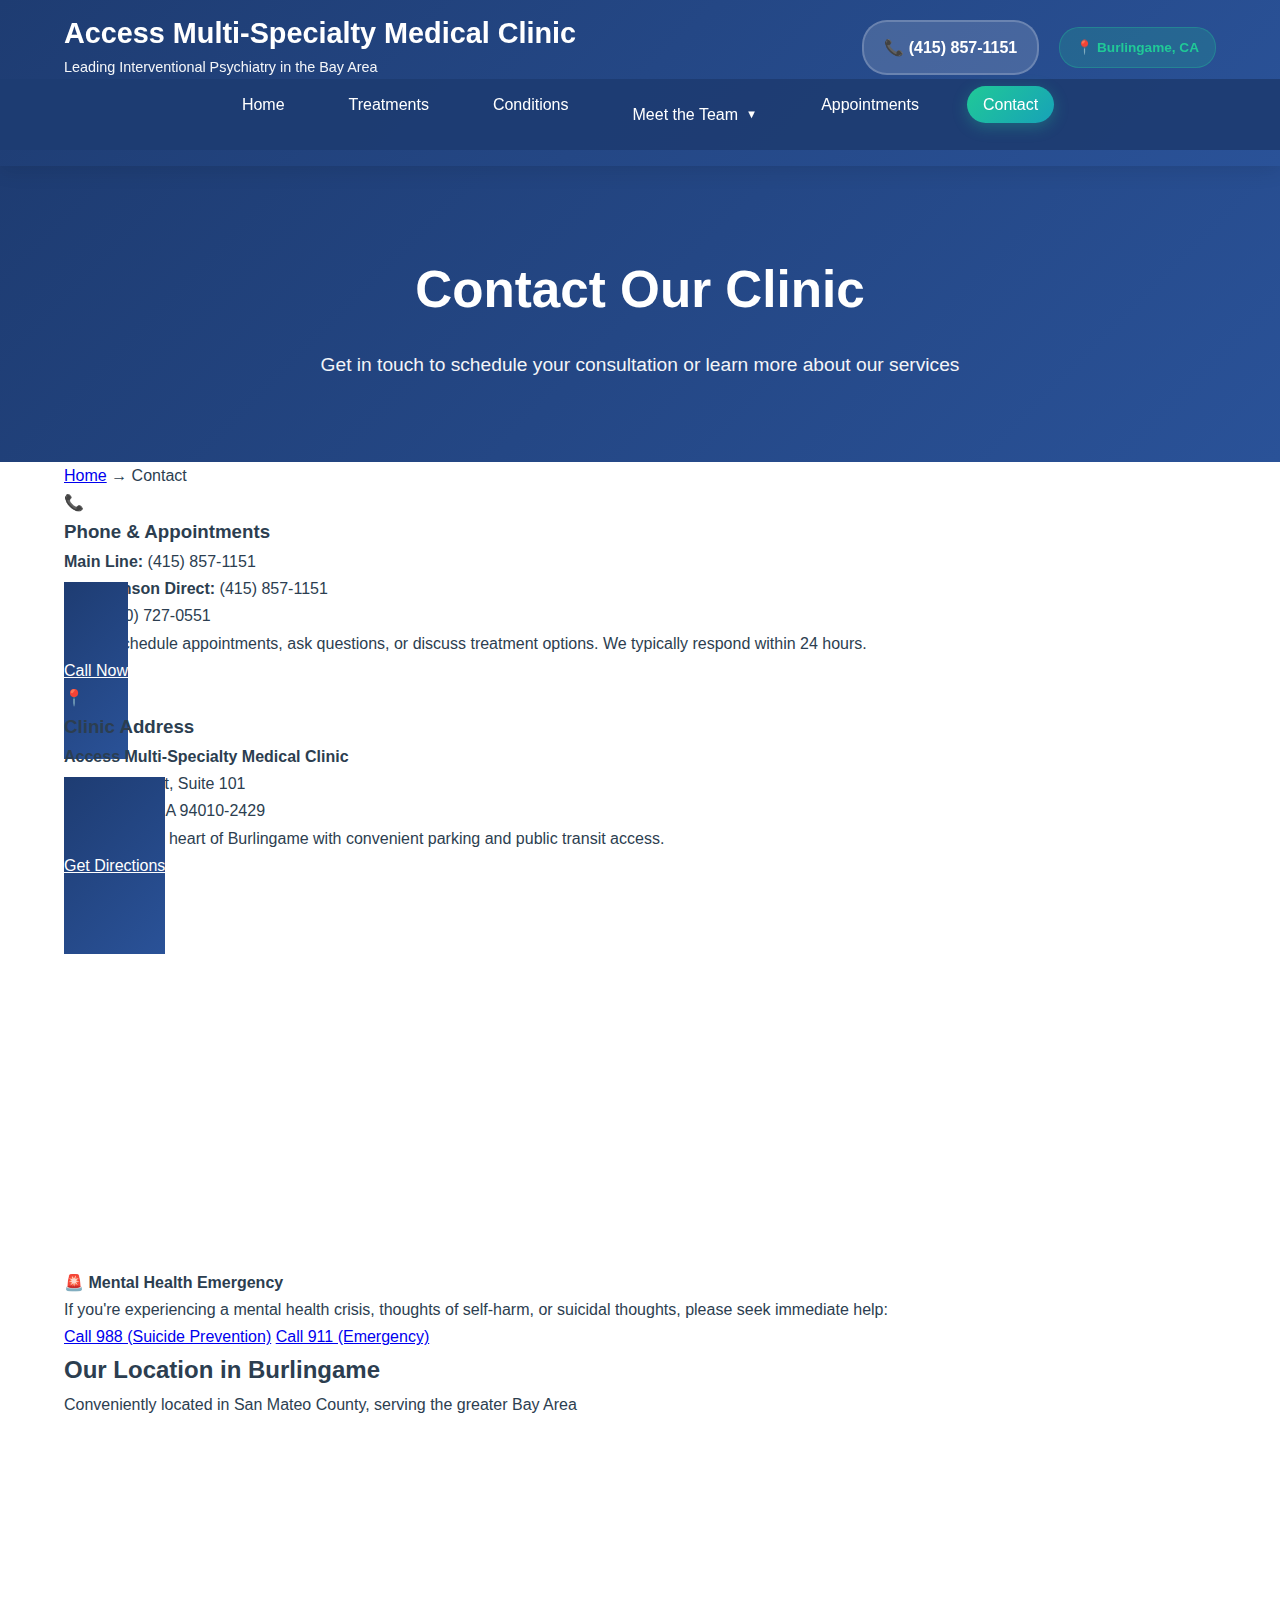
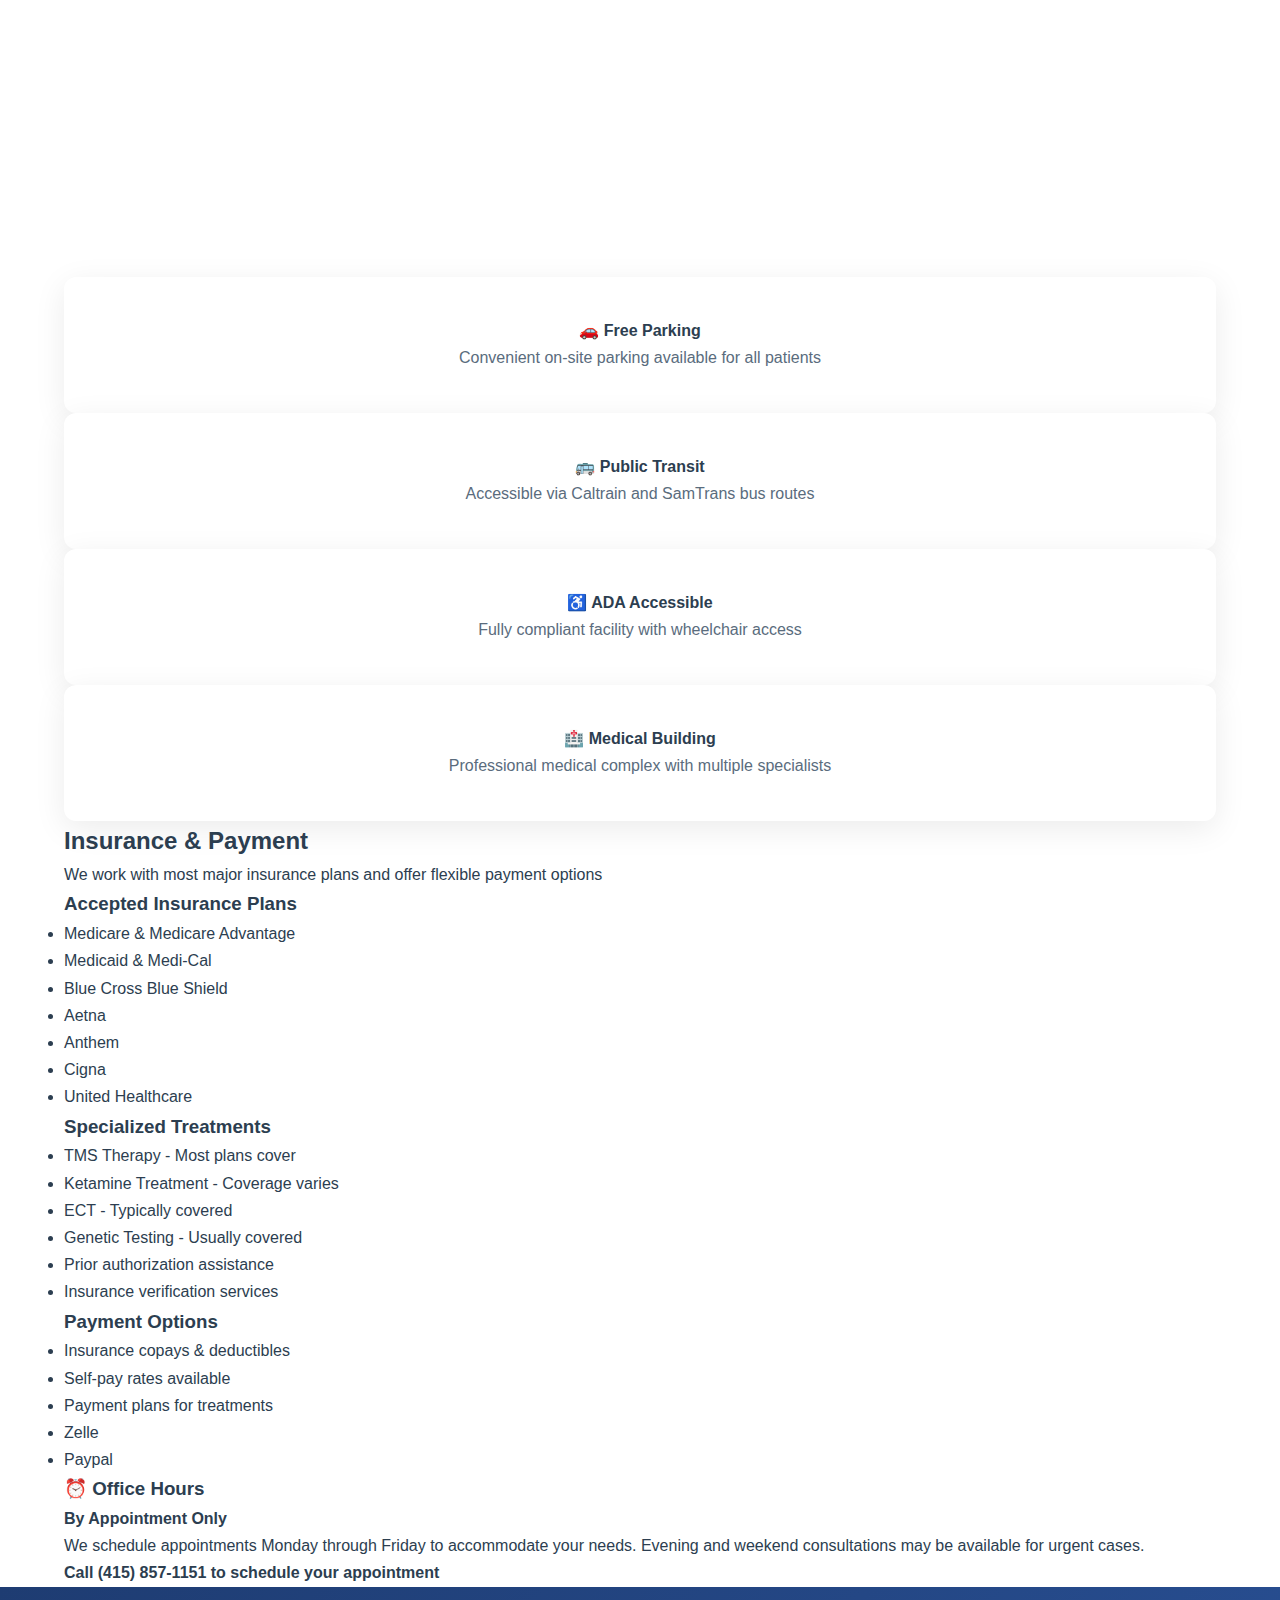
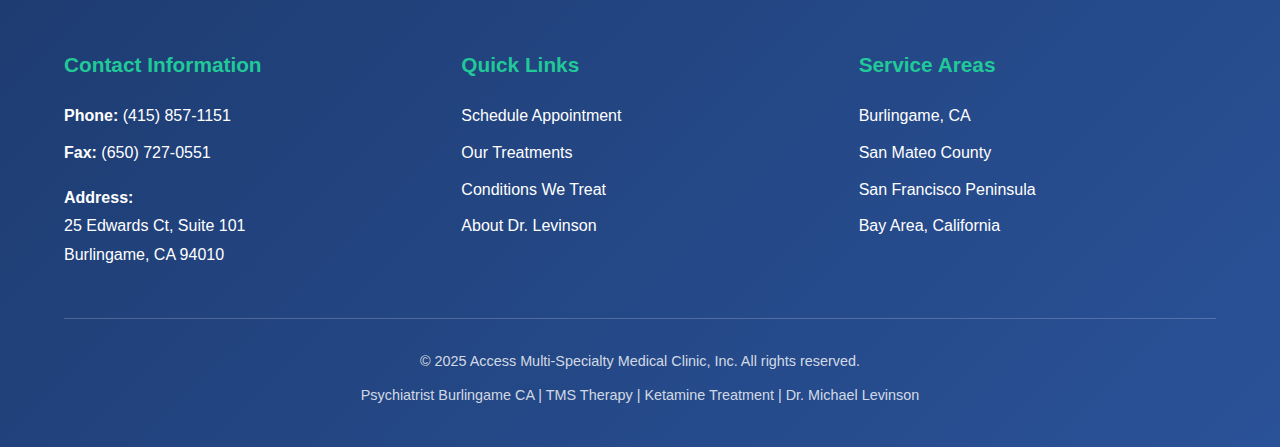
<file: contact.html>
<!DOCTYPE html>
<html lang="en">
<head>
    <meta charset="UTF-8">
    <meta name="viewport" content="width=device-width, initial-scale=1.0">
    <title>Contact Access Multi-Specialty Medical Clinic | Burlingame, CA</title>
    <meta name="description" content="Contact Dr. Michael Levinson's interventional psychiatry clinic in Burlingame, CA. Phone: (415) 857-1151. Located at 25 Edwards Ct, Suite 101, Burlingame, CA 94010.">
    <meta name="keywords" content="psychiatrist Burlingame contact, TMS therapy appointment, ketamine treatment consultation, mental health clinic Bay Area">
    <meta name="geo.region" content="US-CA">
    <meta name="geo.placename" content="Burlingame">
    
    <link rel="stylesheet" href="css/styles.css">
</head>
<body>
    <header>
        <div class="container">
            <div class="header-content">
                <div class="logo">
                    <h1><a href="index.html" style="color: white; text-decoration: none;">Access Multi-Specialty Medical Clinic</a></h1>
                    <p>Leading Interventional Psychiatry in the Bay Area</p>
                </div>
                <div class="header-actions">
                    <a href="tel:4158571151" class="phone-cta">📞 (415) 857-1151</a>
                    <div class="location-badge">📍 Burlingame, CA</div>
                </div>
            </div>
        </div>
        
        <nav>
            <div class="container">
                <ul class="nav-links">
                    <li><a href="index.html">Home</a></li>
                    <li><a href="treatments.html">Treatments</a></li>
                    <li><a href="conditions.html">Conditions</a></li>
                    <li class="nav-dropdown">
                        <span class="dropdown-toggle">Meet the Team</span>
                        <ul class="dropdown-menu">
                            <li><a href="about.html">Dr. Michael Levinson</a></li>
                            <li><a href="ana-berezovskaya.html">Dr. Ana Berezovskaya</a></li>
                            <li><a href="oxana-dickey.html">Oxana Dickey, PMHNP-BC</a></li>
                        </ul>
                    </li>
                    <li><a href="appointment.html">Appointments</a></li>
                    <li><a href="contact.html" class="active">Contact</a></li>
                </ul>
            </div>
        </nav>
    </header>

    <div class="page-hero">
        <div class="container">
            <h1>Contact Our Clinic</h1>
            <p>Get in touch to schedule your consultation or learn more about our services</p>
        </div>
    </div>

    <div class="breadcrumb">
        <div class="container">
            <a href="index.html">Home</a> → <span>Contact</span>
        </div>
    </div>

    <main>
        <section class="contact-section">
            <div class="container">
                <div class="contact-grid">
                    <div class="contact-card">
                        <div class="contact-icon">📞</div>
                        <h3>Phone & Appointments</h3>
                        <p><strong>Main Line:</strong> (415) 857-1151</p>
                        <p><strong>Dr. Levinson Direct:</strong> (415) 857-1151</p>
                        <p><strong>Fax:</strong> (650) 727-0551</p>
                        <p>Call to schedule appointments, ask questions, or discuss treatment options. We typically respond within 24 hours.</p>
                        <a href="tel:4158571151" class="contact-cta">Call Now</a>
                    </div>

                    <div class="contact-card">
                        <div class="contact-icon">📍</div>
                        <h3>Clinic Address</h3>
                        <p><strong>Access Multi-Specialty Medical Clinic</strong></p>
                        <p>25 Edwards Ct, Suite 101<br>
                        Burlingame, CA 94010-2429</p>
                        <p>Located in the heart of Burlingame with convenient parking and public transit access.</p>
                        <a href="https://www.google.com/maps/dir/?api=1&destination=25+Edwards+Ct+Suite+101,Burlingame,CA+94010" target="_blank" class="contact-cta">Get Directions</a>
                    </div>

                    <div class="contact-card">
                        <div class="contact-icon">📬</div>
                        <h3>Mailing and Billing Address</h3>
                        <p><strong>Access Multi-Specialty Medical Clinic, Inc.</strong></p>
                        <p>P.O. Box 351<br>
                        Burlingame, CA 94011-0351</p>
                        <p>Use this address for all billing inquiries, insurance correspondence, and general mail.</p>
                    </div>

                    <div class="contact-card">
                        <div class="contact-icon">👨‍⚕️</div>
                        <h3>Dr. Michael U. Levinson</h3>
                        <p><strong>Medical Director & CEO</strong></p>
                        <p>Board-Certified Psychiatrist</p>
                        <p>Interventional Psychiatry Specialist</p>
                        <p><strong>NPI:</strong> 1245365782</p>
                        <p><strong>License:</strong> A63654 (Mental Health)</p>
                        <a href="about.html" class="contact-cta">Learn More About Dr. Levinson</a>
                    </div>
                </div>

                <div class="emergency-section">
                    <h4>🚨 Mental Health Emergency</h4>
                    <p>If you're experiencing a mental health crisis, thoughts of self-harm, or suicidal thoughts, please seek immediate help:</p>
                    <div class="emergency-buttons">
                        <a href="tel:988" class="emergency-cta">Call 988 (Suicide Prevention)</a>
                        <a href="tel:911" class="emergency-cta">Call 911 (Emergency)</a>
                    </div>
                </div>
            </div>
        </section>

        <section class="map-section">
            <div class="container">
                <div class="map-header">
                    <h2>Our Location in Burlingame</h2>
                    <p>Conveniently located in San Mateo County, serving the greater Bay Area</p>
                </div>

                <div class="map-container">
                    <iframe 
                        src="https://maps.google.com/maps?q=25+Edwards+Ct+Suite+101,Burlingame,CA+94010&t=&z=15&ie=UTF8&iwloc=&output=embed" 
                        width="100%" 
                        height="450" 
                        style="border:0;" 
                        allowfullscreen="" 
                        loading="lazy" 
                        referrerpolicy="no-referrer-when-downgrade"
                        title="Access Multi-Specialty Medical Clinic Location">
                    </iframe>
                </div>

                <div class="location-features">
                    <div class="feature-card">
                        <h4>🚗 Free Parking</h4>
                        <p>Convenient on-site parking available for all patients</p>
                    </div>
                    <div class="feature-card">
                        <h4>🚌 Public Transit</h4>
                        <p>Accessible via Caltrain and SamTrans bus routes</p>
                    </div>
                    <div class="feature-card">
                        <h4>♿ ADA Accessible</h4>
                        <p>Fully compliant facility with wheelchair access</p>
                    </div>
                    <div class="feature-card">
                        <h4>🏥 Medical Building</h4>
                        <p>Professional medical complex with multiple specialists</p>
                    </div>
                </div>
            </div>
        </section>

        <section class="insurance-section">
            <div class="container">
                <div class="insurance-header">
                    <h2>Insurance & Payment</h2>
                    <p>We work with most major insurance plans and offer flexible payment options</p>
                </div>

                <div class="insurance-grid">
                    <div class="insurance-card">
                        <h3>Accepted Insurance Plans</h3>
                        <ul class="insurance-list">
                            <li>Medicare & Medicare Advantage</li>
                            <li>Medicaid & Medi-Cal</li>
                            <li>Blue Cross Blue Shield</li>
                            <li>Aetna</li>
                            <li>Anthem</li>
                            <li>Cigna</li>
                            <li>United Healthcare</li>
                        </ul>
                    </div>

                    <div class="insurance-card">
                        <h3>Specialized Treatments</h3>
                        <ul class="insurance-list">
                            <li>TMS Therapy - Most plans cover</li>
                            <li>Ketamine Treatment - Coverage varies</li>
                            <li>ECT - Typically covered</li>
                            <li>Genetic Testing - Usually covered</li>
                            <li>Prior authorization assistance</li>
                            <li>Insurance verification services</li>
                        </ul>
                    </div>

                    <div class="insurance-card">
                        <h3>Payment Options</h3>
                        <ul class="insurance-list">
                            <li>Insurance copays & deductibles</li>
                            <li>Self-pay rates available</li>
                            <li>Payment plans for treatments</li>
                            <li>Zelle</li>
                            <li>Paypal</li>
                        </ul>
                    </div>
                </div>
            </div>
        </section>

        <div class="container">
            <div class="hours-section">
                <div class="hours-content">
                    <h3>⏰ Office Hours</h3>
                    <p><strong>By Appointment Only</strong></p>
                    <p>We schedule appointments Monday through Friday to accommodate your needs. Evening and weekend consultations may be available for urgent cases.</p>
                    <p><strong>Call (415) 857-1151 to schedule your appointment</strong></p>
                </div>
            </div>
        </div>
    </main>

    <footer style="background: linear-gradient(135deg, #1e3c72 0%, #2a5298 100%); color: white; padding: 60px 0 30px;">
        <div class="container">
            <div style="display: grid; grid-template-columns: repeat(auto-fit, minmax(280px, 1fr)); gap: 40px; margin-bottom: 40px;">
                <div>
                    <h3 style="font-size: 1.3rem; font-weight: 700; margin-bottom: 20px; color: #20c997;">Contact Information</h3>
                    <p><strong>Phone:</strong> (415) 857-1151</p>
                    <p><strong>Fax:</strong> (650) 727-0551</p>
                    <p style="margin-top: 16px;">
                        <strong>Address:</strong><br>
                        25 Edwards Ct, Suite 101<br>
                        Burlingame, CA 94010
                    </p>
                </div>
                
                <div>
                    <h3 style="font-size: 1.3rem; font-weight: 700; margin-bottom: 20px; color: #20c997;">Quick Links</h3>
                    <p><a href="appointment.html" style="color: white; text-decoration: none;">Schedule Appointment</a></p>
                    <p><a href="treatments.html" style="color: white; text-decoration: none;">Our Treatments</a></p>
                    <p><a href="conditions.html" style="color: white; text-decoration: none;">Conditions We Treat</a></p>
                    <p><a href="about.html" style="color: white; text-decoration: none;">About Dr. Levinson</a></p>
                </div>
                
                <div>
                    <h3 style="font-size: 1.3rem; font-weight: 700; margin-bottom: 20px; color: #20c997;">Service Areas</h3>
                    <p>Burlingame, CA</p>
                    <p>San Mateo County</p>
                    <p>San Francisco Peninsula</p>
                    <p>Bay Area, California</p>
                </div>
            </div>
            
            <div style="border-top: 1px solid rgba(255,255,255,0.2); padding-top: 30px; text-align: center; color: rgba(255,255,255,0.8); font-size: 0.9rem;">
                <p>&copy; 2025 Access Multi-Specialty Medical Clinic, Inc. All rights reserved.</p>
                <p style="margin-top: 8px;">Psychiatrist Burlingame CA | TMS Therapy | Ketamine Treatment | Dr. Michael Levinson</p>
            </div>
        </div>
    </footer>

    <script>
        // Smooth scrolling for navigation
        document.querySelectorAll('a[href^="#"]').forEach(anchor => {
            anchor.addEventListener('click', function (e) {
                e.preventDefault();
                const target = document.querySelector(this.getAttribute('href'));
                if (target) {
                    target.scrollIntoView({
                        behavior: 'smooth',
                        block: 'start'
                    });
                }
            });
        });

        // Add scroll animations
        const observerOptions = {
            threshold: 0.1,
            rootMargin: '0px 0px -50px 0px'
        };

        const observer = new IntersectionObserver((entries) => {
            entries.forEach(entry => {
                if (entry.isIntersecting) {
                    entry.target.style.opacity = '1';
                    entry.target.style.transform = 'translateY(0)';
                }
            });
        }, observerOptions);

        // Animate contact cards
        document.querySelectorAll('.contact-card').forEach((card, index) => {
            card.style.opacity = '0';
            card.style.transform = 'translateY(30px)';
            card.style.transition = `opacity 0.6s ease ${index * 0.1}s, transform 0.6s ease ${index * 0.1}s`;
            observer.observe(card);
        });
    </script>
</body>
</html>
</file>
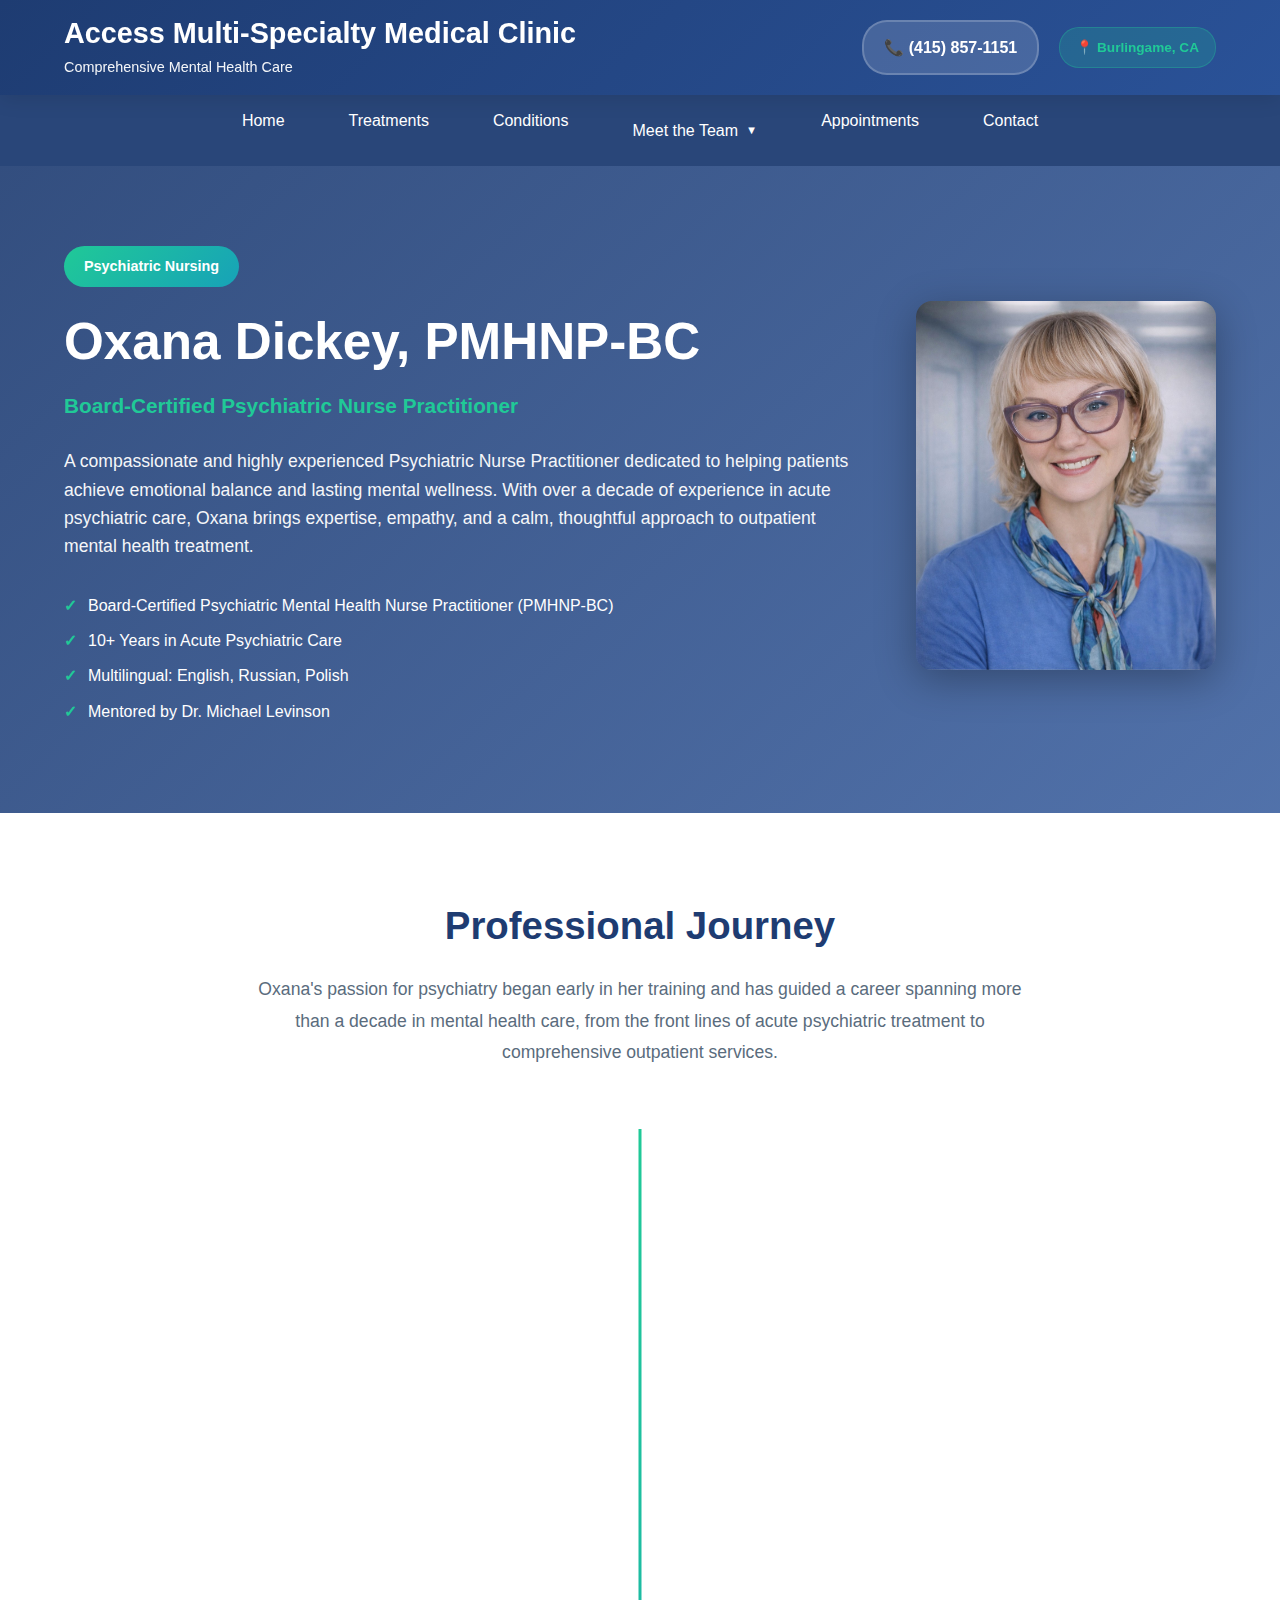
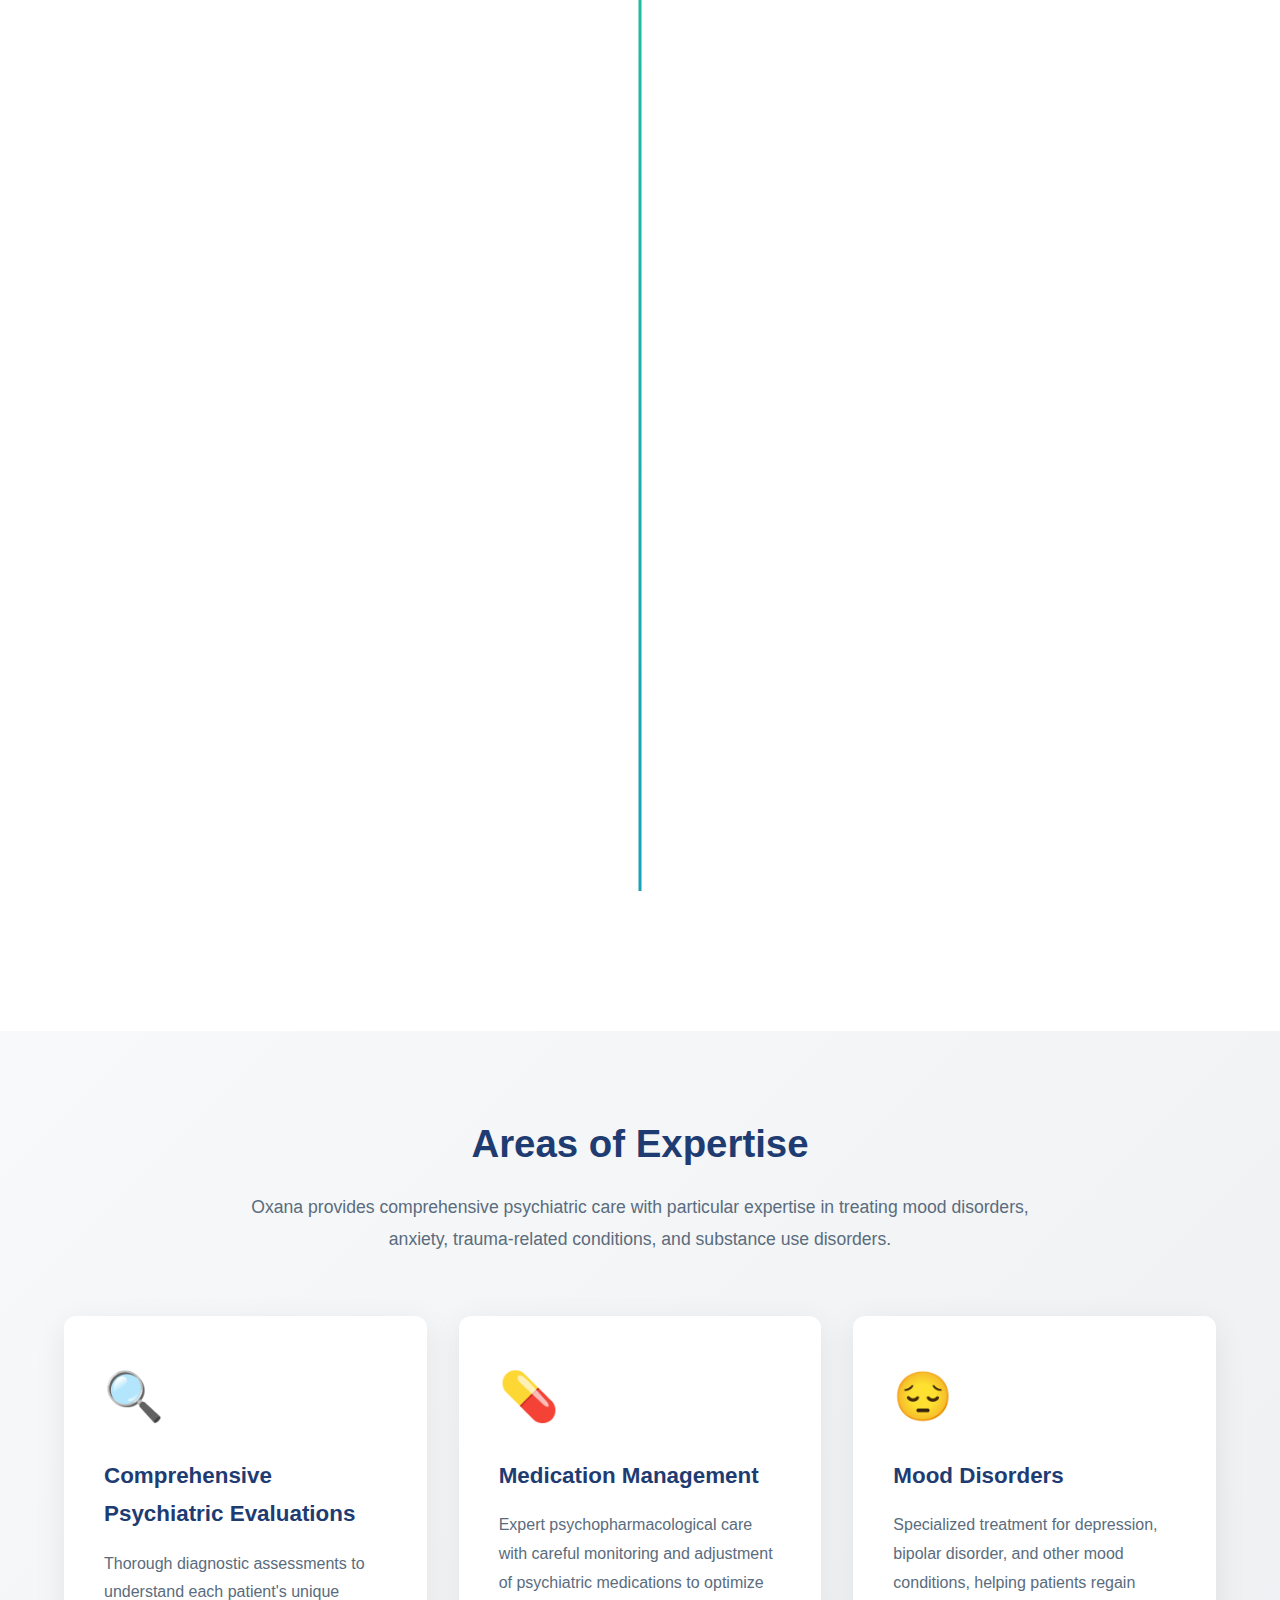
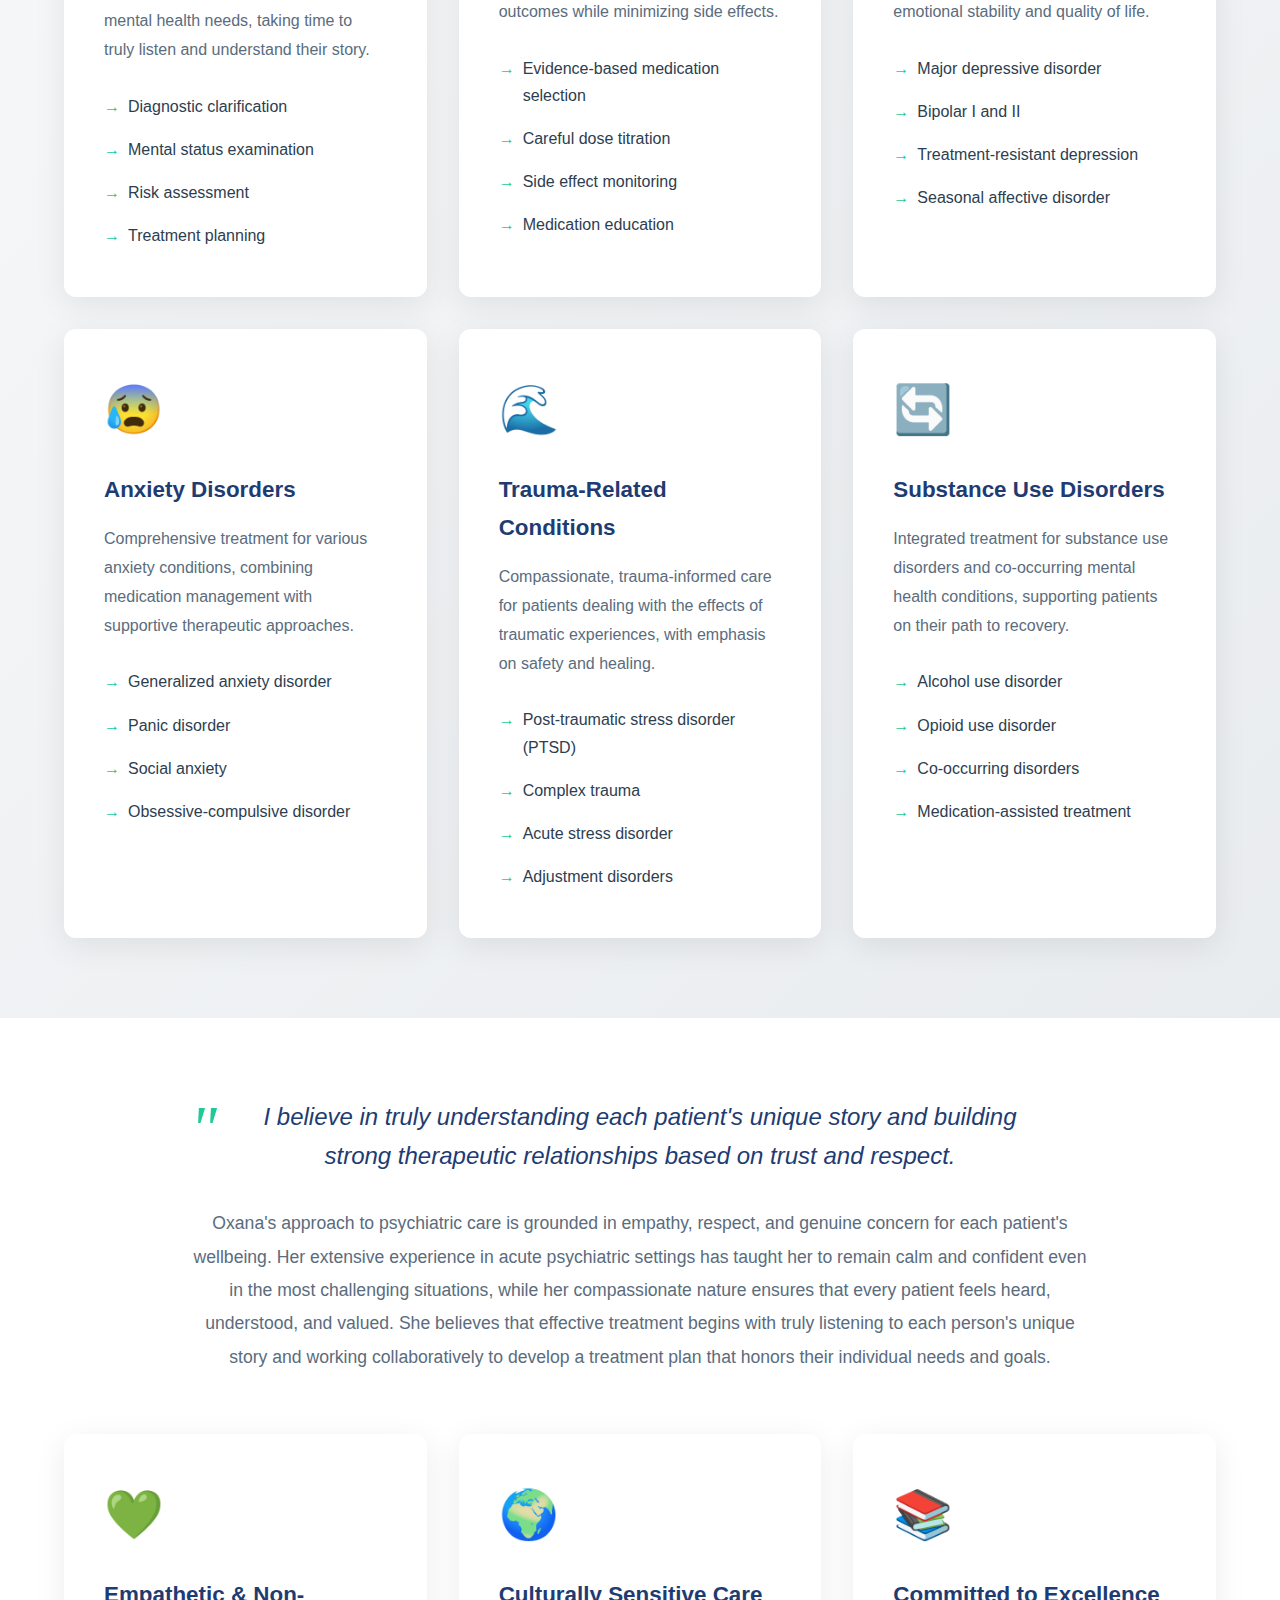
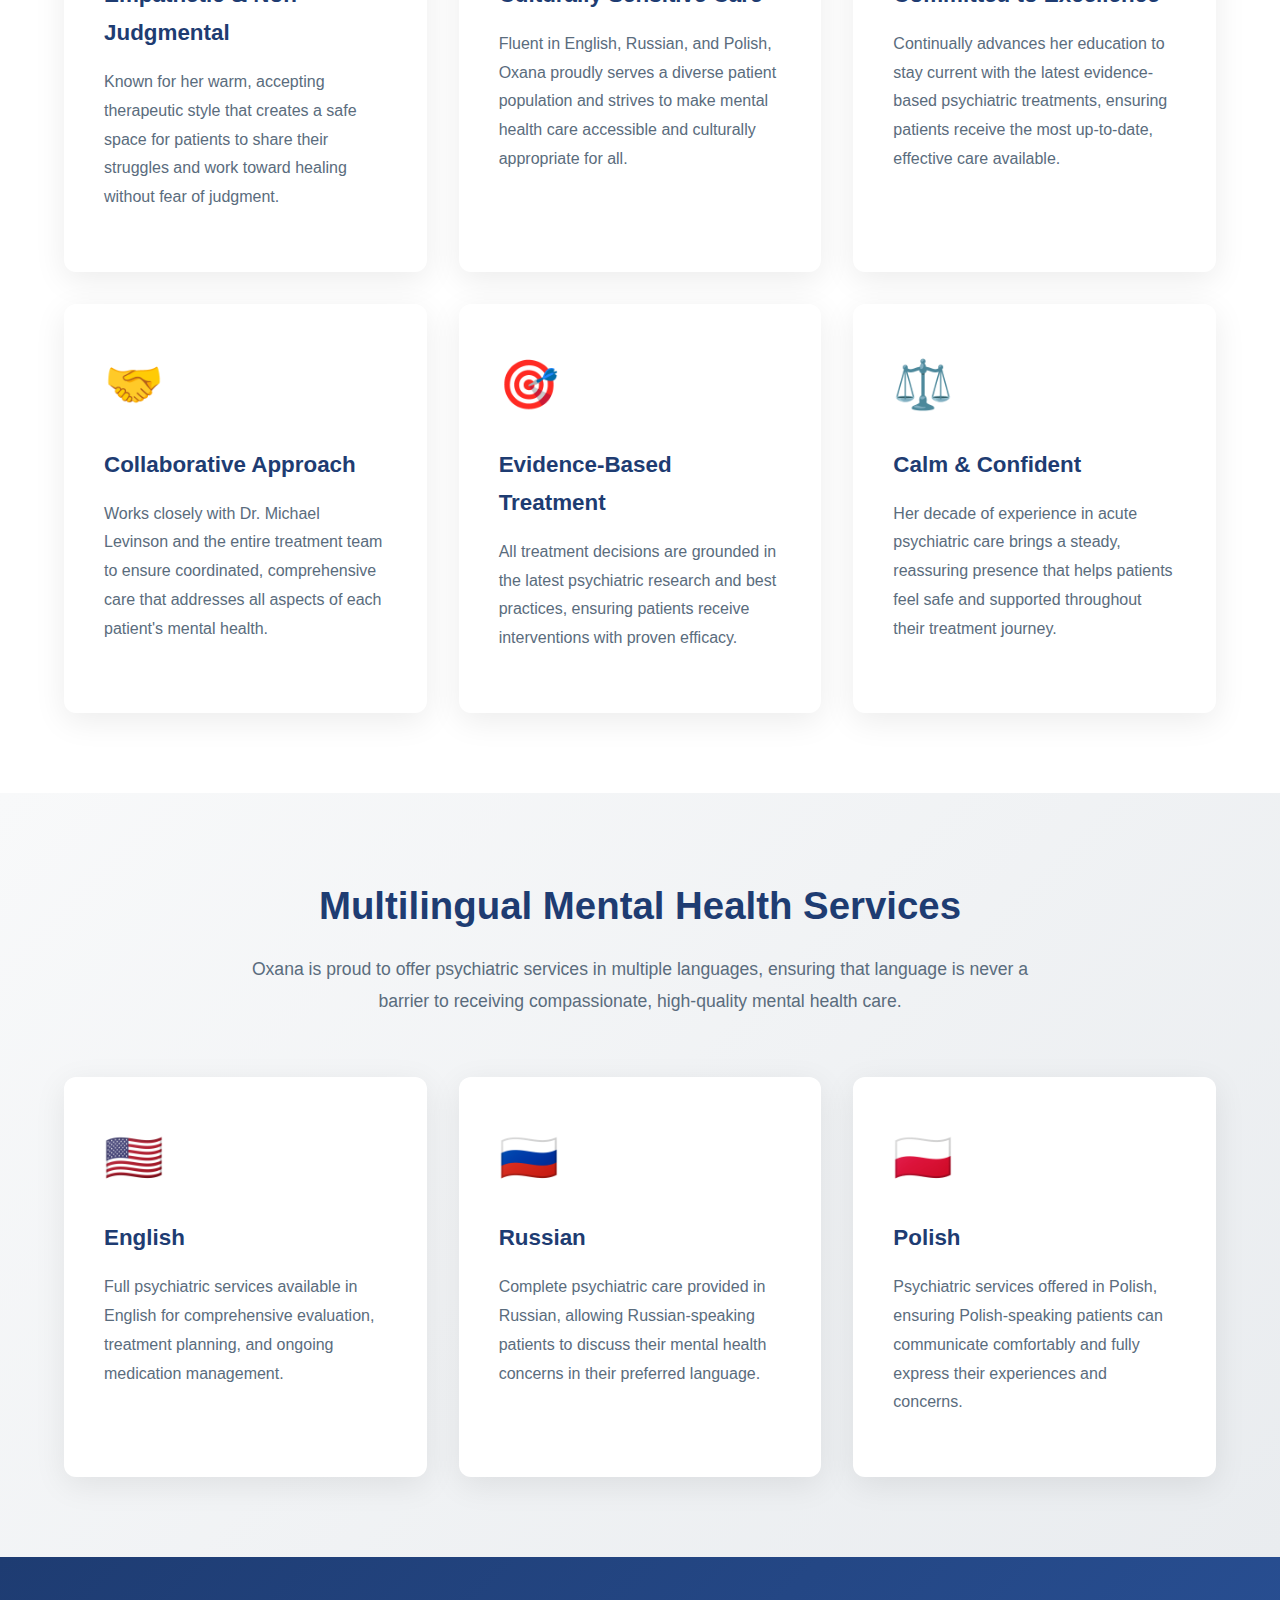
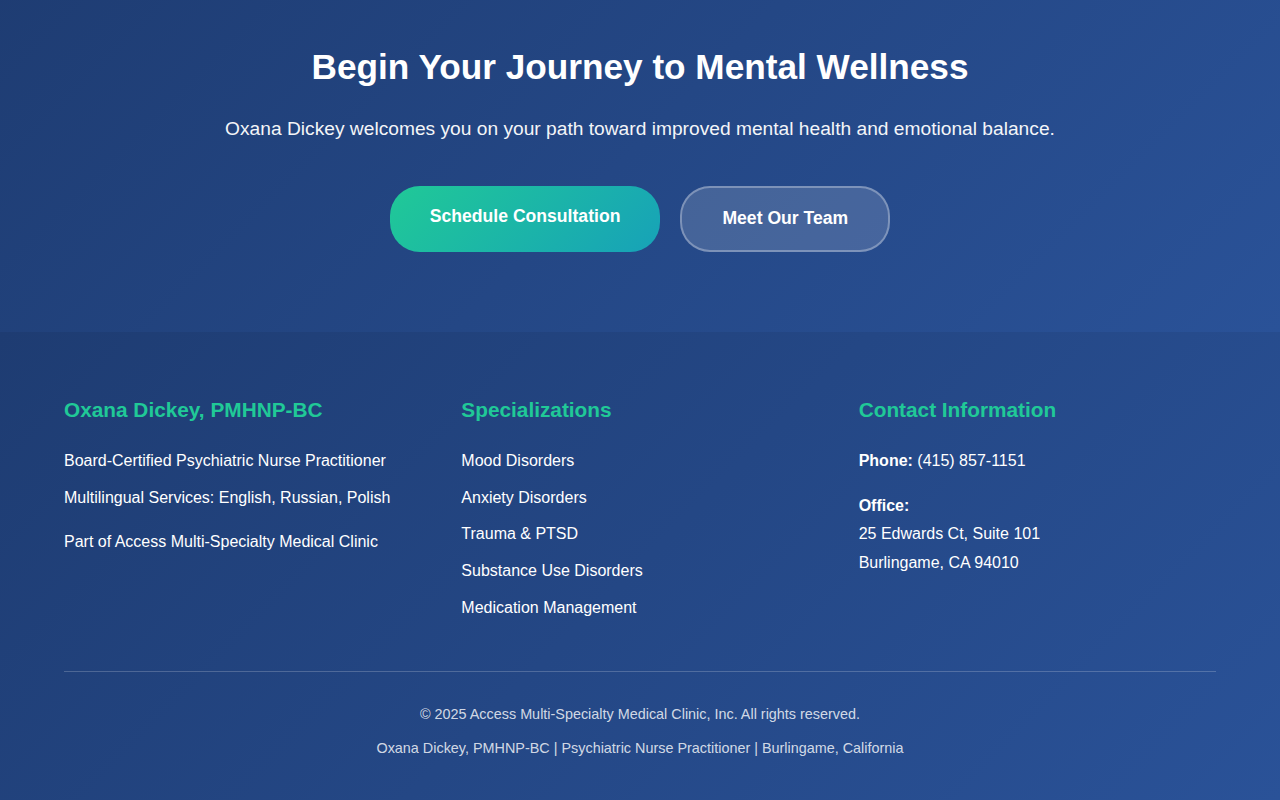
<file: oxana-dickey.html>
<!DOCTYPE html>
<html lang="en">
<head>
    <meta charset="UTF-8">
    <meta name="viewport" content="width=device-width, initial-scale=1.0">
    <title>Oxana Dickey, PMHNP-BC | Psychiatric Nurse Practitioner | Burlingame, CA</title>
    <meta name="description" content="Oxana Dickey, PMHNP-BC - Board-Certified Psychiatric Nurse Practitioner specializing in comprehensive psychiatric evaluations, medication management, and treatment of mood disorders, anxiety, trauma, and substance use disorders.">
    <link rel="stylesheet" href="css/styles.css">
</head>
<body>
    <header>
        <div class="container">
            <div class="header-content">
                <div class="logo">
                    <h1>Access Multi-Specialty Medical Clinic</h1>
                    <p>Comprehensive Mental Health Care</p>
                </div>
                <div class="header-actions">
                    <a href="tel:4158571151" class="phone-cta">📞 (415) 857-1151</a>
                    <div class="location-badge">📍 Burlingame, CA</div>
                </div>
            </div>
        </div>
    </header>

    <nav>
        <div class="container">
            <ul class="nav-links">
                <li><a href="index.html">Home</a></li>
                <li><a href="treatments.html">Treatments</a></li>
                <li><a href="conditions.html">Conditions</a></li>
                <li class="nav-dropdown">
                    <span class="dropdown-toggle active">Meet the Team</span>
                    <ul class="dropdown-menu">
                        <li><a href="about.html">Dr. Michael Levinson</a></li>
                        <li><a href="ana-berezovskaya.html">Dr. Ana Berezovskaya</a></li>
                        <li><a href="oxana-dickey.html" class="active">Oxana Dickey, PMHNP-BC</a></li>
                    </ul>
                </li>
                <li><a href="appointment.html">Appointments</a></li>
                <li><a href="contact.html">Contact</a></li>
            </ul>
        </div>
    </nav>

    <main>
        <!-- Doctor Hero Section -->
        <section class="doctor-hero">
            <div class="container">
                <div class="doctor-intro">
                    <div class="doctor-content">
                        <div class="doctor-badge">Psychiatric Nursing</div>
                        <h1>Oxana Dickey, PMHNP-BC</h1>
                        <p class="doctor-title">Board-Certified Psychiatric Nurse Practitioner</p>
                        <p class="doctor-summary">
                            A compassionate and highly experienced Psychiatric Nurse Practitioner dedicated to 
                            helping patients achieve emotional balance and lasting mental wellness. With over a 
                            decade of experience in acute psychiatric care, Oxana brings expertise, empathy, and 
                            a calm, thoughtful approach to outpatient mental health treatment.
                        </p>
                        <ul class="credentials-list">
                            <li>Board-Certified Psychiatric Mental Health Nurse Practitioner (PMHNP-BC)</li>
                            <li>10+ Years in Acute Psychiatric Care</li>
                            <li>Multilingual: English, Russian, Polish</li>
                            <li>Mentored by Dr. Michael Levinson</li>
                        </ul>
                    </div>
                    <div class="doctor-photo">
                        <img 
                            src="oxana_d_photo.jpg"
                            alt="Dr. Michael U. Levinson"
                            loading="lazy"
                        >
                    </div>
                </div>
            </div>
        </section>

        <!-- Professional Background -->
        <section class="section">
            <div class="container">
                <div class="section-header">
                    <h2>Professional Journey</h2>
                    <p class="section-description">
                        Oxana's passion for psychiatry began early in her training and has guided a career 
                        spanning more than a decade in mental health care, from the front lines of acute 
                        psychiatric treatment to comprehensive outpatient services.
                    </p>
                </div>

                <div class="timeline">
                    <div class="timeline-item">
                        <div class="timeline-dot"></div>
                        <div class="timeline-content">
                            <span class="timeline-year">Present</span>
                            <h3>Access Multi-Specialty Medical Clinic</h3>
                            <p>
                                Provides comprehensive psychiatric evaluations and medication management in an 
                                outpatient setting. Works collaboratively with Dr. Michael Levinson to deliver 
                                high-quality, patient-centered psychiatric care with a focus on building strong 
                                therapeutic relationships.
                            </p>
                        </div>
                    </div>

                    <div class="timeline-item">
                        <div class="timeline-dot"></div>
                        <div class="timeline-content">
                            <span class="timeline-year">2014 - Present</span>
                            <h3>Acute Psychiatric Care Experience</h3>
                            <p>
                                Over a decade on the front lines of mental health, treating some of the most 
                                complex and challenging psychiatric conditions. This extensive experience in 
                                acute care settings provides invaluable expertise in crisis intervention, rapid 
                                assessment, and evidence-based treatment approaches.
                            </p>
                        </div>
                    </div>

                    <div class="timeline-item">
                        <div class="timeline-dot"></div>
                        <div class="timeline-content">
                            <span class="timeline-year">Professional Training</span>
                            <h3>PMHNP-BC Certification & Clinical Training</h3>
                            <p>
                                Completed advanced training as a Psychiatric Mental Health Nurse Practitioner 
                                and achieved board certification (PMHNP-BC). Trained under the mentorship of 
                                Dr. Michael Levinson, her longtime preceptor, developing expertise in 
                                comprehensive psychiatric assessment and treatment.
                            </p>
                        </div>
                    </div>
                </div>
            </div>
        </section>

        <!-- Clinical Expertise -->
        <section class="section section-alt">
            <div class="container">
                <div class="section-header">
                    <h2>Areas of Expertise</h2>
                    <p class="section-description">
                        Oxana provides comprehensive psychiatric care with particular expertise in treating 
                        mood disorders, anxiety, trauma-related conditions, and substance use disorders.
                    </p>
                </div>

                <div class="expertise-grid">
                    <div class="expertise-card">
                        <div class="expertise-icon">🔍</div>
                        <h3>Comprehensive Psychiatric Evaluations</h3>
                        <p>Thorough diagnostic assessments to understand each patient's unique mental health 
                        needs, taking time to truly listen and understand their story.</p>
                        <ul class="expertise-list">
                            <li>Diagnostic clarification</li>
                            <li>Mental status examination</li>
                            <li>Risk assessment</li>
                            <li>Treatment planning</li>
                        </ul>
                    </div>

                    <div class="expertise-card">
                        <div class="expertise-icon">💊</div>
                        <h3>Medication Management</h3>
                        <p>Expert psychopharmacological care with careful monitoring and adjustment of 
                        psychiatric medications to optimize outcomes while minimizing side effects.</p>
                        <ul class="expertise-list">
                            <li>Evidence-based medication selection</li>
                            <li>Careful dose titration</li>
                            <li>Side effect monitoring</li>
                            <li>Medication education</li>
                        </ul>
                    </div>

                    <div class="expertise-card">
                        <div class="expertise-icon">😔</div>
                        <h3>Mood Disorders</h3>
                        <p>Specialized treatment for depression, bipolar disorder, and other mood conditions, 
                        helping patients regain emotional stability and quality of life.</p>
                        <ul class="expertise-list">
                            <li>Major depressive disorder</li>
                            <li>Bipolar I and II</li>
                            <li>Treatment-resistant depression</li>
                            <li>Seasonal affective disorder</li>
                        </ul>
                    </div>

                    <div class="expertise-card">
                        <div class="expertise-icon">😰</div>
                        <h3>Anxiety Disorders</h3>
                        <p>Comprehensive treatment for various anxiety conditions, combining medication 
                        management with supportive therapeutic approaches.</p>
                        <ul class="expertise-list">
                            <li>Generalized anxiety disorder</li>
                            <li>Panic disorder</li>
                            <li>Social anxiety</li>
                            <li>Obsessive-compulsive disorder</li>
                        </ul>
                    </div>

                    <div class="expertise-card">
                        <div class="expertise-icon">🌊</div>
                        <h3>Trauma-Related Conditions</h3>
                        <p>Compassionate, trauma-informed care for patients dealing with the effects of 
                        traumatic experiences, with emphasis on safety and healing.</p>
                        <ul class="expertise-list">
                            <li>Post-traumatic stress disorder (PTSD)</li>
                            <li>Complex trauma</li>
                            <li>Acute stress disorder</li>
                            <li>Adjustment disorders</li>
                        </ul>
                    </div>

                    <div class="expertise-card">
                        <div class="expertise-icon">🔄</div>
                        <h3>Substance Use Disorders</h3>
                        <p>Integrated treatment for substance use disorders and co-occurring mental health 
                        conditions, supporting patients on their path to recovery.</p>
                        <ul class="expertise-list">
                            <li>Alcohol use disorder</li>
                            <li>Opioid use disorder</li>
                            <li>Co-occurring disorders</li>
                            <li>Medication-assisted treatment</li>
                        </ul>
                    </div>
                </div>
            </div>
        </section>

        <!-- Clinical Philosophy -->
        <section class="section">
            <div class="container">
                <div class="philosophy-section">
                    <p class="philosophy-quote">
                        I believe in truly understanding each patient's unique story and building strong 
                        therapeutic relationships based on trust and respect.
                    </p>
                    <p class="philosophy-description">
                        Oxana's approach to psychiatric care is grounded in empathy, respect, and genuine 
                        concern for each patient's wellbeing. Her extensive experience in acute psychiatric 
                        settings has taught her to remain calm and confident even in the most challenging 
                        situations, while her compassionate nature ensures that every patient feels heard, 
                        understood, and valued. She believes that effective treatment begins with truly 
                        listening to each person's unique story and working collaboratively to develop a 
                        treatment plan that honors their individual needs and goals.
                    </p>
                </div>

                <div class="expertise-grid" style="margin-top: 60px;">
                    <div class="expertise-card">
                        <div class="expertise-icon">💚</div>
                        <h3>Empathetic & Non-Judgmental</h3>
                        <p>Known for her warm, accepting therapeutic style that creates a safe space for 
                        patients to share their struggles and work toward healing without fear of judgment.</p>
                    </div>

                    <div class="expertise-card">
                        <div class="expertise-icon">🌍</div>
                        <h3>Culturally Sensitive Care</h3>
                        <p>Fluent in English, Russian, and Polish, Oxana proudly serves a diverse patient 
                        population and strives to make mental health care accessible and culturally appropriate 
                        for all.</p>
                    </div>

                    <div class="expertise-card">
                        <div class="expertise-icon">📚</div>
                        <h3>Committed to Excellence</h3>
                        <p>Continually advances her education to stay current with the latest evidence-based 
                        psychiatric treatments, ensuring patients receive the most up-to-date, effective care 
                        available.</p>
                    </div>

                    <div class="expertise-card">
                        <div class="expertise-icon">🤝</div>
                        <h3>Collaborative Approach</h3>
                        <p>Works closely with Dr. Michael Levinson and the entire treatment team to ensure 
                        coordinated, comprehensive care that addresses all aspects of each patient's mental 
                        health.</p>
                    </div>

                    <div class="expertise-card">
                        <div class="expertise-icon">🎯</div>
                        <h3>Evidence-Based Treatment</h3>
                        <p>All treatment decisions are grounded in the latest psychiatric research and best 
                        practices, ensuring patients receive interventions with proven efficacy.</p>
                    </div>

                    <div class="expertise-card">
                        <div class="expertise-icon">⚖️</div>
                        <h3>Calm & Confident</h3>
                        <p>Her decade of experience in acute psychiatric care brings a steady, reassuring 
                        presence that helps patients feel safe and supported throughout their treatment journey.</p>
                    </div>
                </div>
            </div>
        </section>

        <!-- Multilingual Care -->
        <section class="section section-alt">
            <div class="container">
                <div class="section-header">
                    <h2>Multilingual Mental Health Services</h2>
                    <p class="section-description">
                        Oxana is proud to offer psychiatric services in multiple languages, ensuring that 
                        language is never a barrier to receiving compassionate, high-quality mental health care.
                    </p>
                </div>

                <div class="expertise-grid">
                    <div class="expertise-card">
                        <div class="expertise-icon">🇺🇸</div>
                        <h3>English</h3>
                        <p>Full psychiatric services available in English for comprehensive evaluation, 
                        treatment planning, and ongoing medication management.</p>
                    </div>

                    <div class="expertise-card">
                        <div class="expertise-icon">🇷🇺</div>
                        <h3>Russian</h3>
                        <p>Complete psychiatric care provided in Russian, allowing Russian-speaking patients 
                        to discuss their mental health concerns in their preferred language.</p>
                    </div>

                    <div class="expertise-card">
                        <div class="expertise-icon">🇵🇱</div>
                        <h3>Polish</h3>
                        <p>Psychiatric services offered in Polish, ensuring Polish-speaking patients can 
                        communicate comfortably and fully express their experiences and concerns.</p>
                    </div>
                </div>
            </div>
        </section>

        <!-- Contact CTA -->
        <section class="contact-cta">
            <div class="container">
                <h3>Begin Your Journey to Mental Wellness</h3>
                <p>Oxana Dickey welcomes you on your path toward improved mental health and emotional balance.</p>
                
                <div class="cta-buttons">
                    <a href="appointment.html" class="cta-primary">Schedule Consultation</a>
                    <a href="team.html" class="cta-secondary">Meet Our Team</a>
                </div>
            </div>
        </section>
    </main>

    <footer>
        <div class="container">
            <div class="footer-grid">
                <div>
                    <h3>Oxana Dickey, PMHNP-BC</h3>
                    <p>Board-Certified Psychiatric Nurse Practitioner</p>
                    <p>Multilingual Services: English, Russian, Polish</p>
                    <p style="margin-top: 16px;">Part of Access Multi-Specialty Medical Clinic</p>
                </div>
                
                <div>
                    <h3>Specializations</h3>
                    <p>Mood Disorders</p>
                    <p>Anxiety Disorders</p>
                    <p>Trauma & PTSD</p>
                    <p>Substance Use Disorders</p>
                    <p>Medication Management</p>
                </div>
                
                <div>
                    <h3>Contact Information</h3>
                    <p><strong>Phone:</strong> (415) 857-1151</p>
                    <p style="margin-top: 16px;">
                        <strong>Office:</strong><br>
                        25 Edwards Ct, Suite 101<br>
                        Burlingame, CA 94010
                    </p>
                </div>
            </div>
            
            <div class="footer-bottom">
                <p>&copy; 2025 Access Multi-Specialty Medical Clinic, Inc. All rights reserved.</p>
                <p style="margin-top: 8px;">Oxana Dickey, PMHNP-BC | Psychiatric Nurse Practitioner | Burlingame, California</p>
            </div>
        </div>
    </footer>

    <script>
        // Smooth scrolling for navigation
        document.querySelectorAll('a[href^="#"]').forEach(anchor => {
            anchor.addEventListener('click', function (e) {
                e.preventDefault();
                const target = document.querySelector(this.getAttribute('href'));
                if (target) {
                    target.scrollIntoView({
                        behavior: 'smooth',
                        block: 'start'
                    });
                }
            });
        });

        // Add scroll animations for timeline
        const observerOptions = {
            threshold: 0.1,
            rootMargin: '0px 0px -50px 0px'
        };

        const observer = new IntersectionObserver((entries) => {
            entries.forEach(entry => {
                if (entry.isIntersecting) {
                    entry.target.style.opacity = '1';
                    entry.target.style.transform = 'translateY(0)';
                }
            });
        }, observerOptions);

        // Initially hide timeline items for animation
        document.querySelectorAll('.timeline-item').forEach((item, index) => {
            item.style.opacity = '0';
            item.style.transform = 'translateY(30px)';
            item.style.transition = `opacity 0.6s ease ${index * 0.1}s, transform 0.6s ease ${index * 0.1}s`;
            observer.observe(item);
        });
    </script>
</body>
</html>
</file>
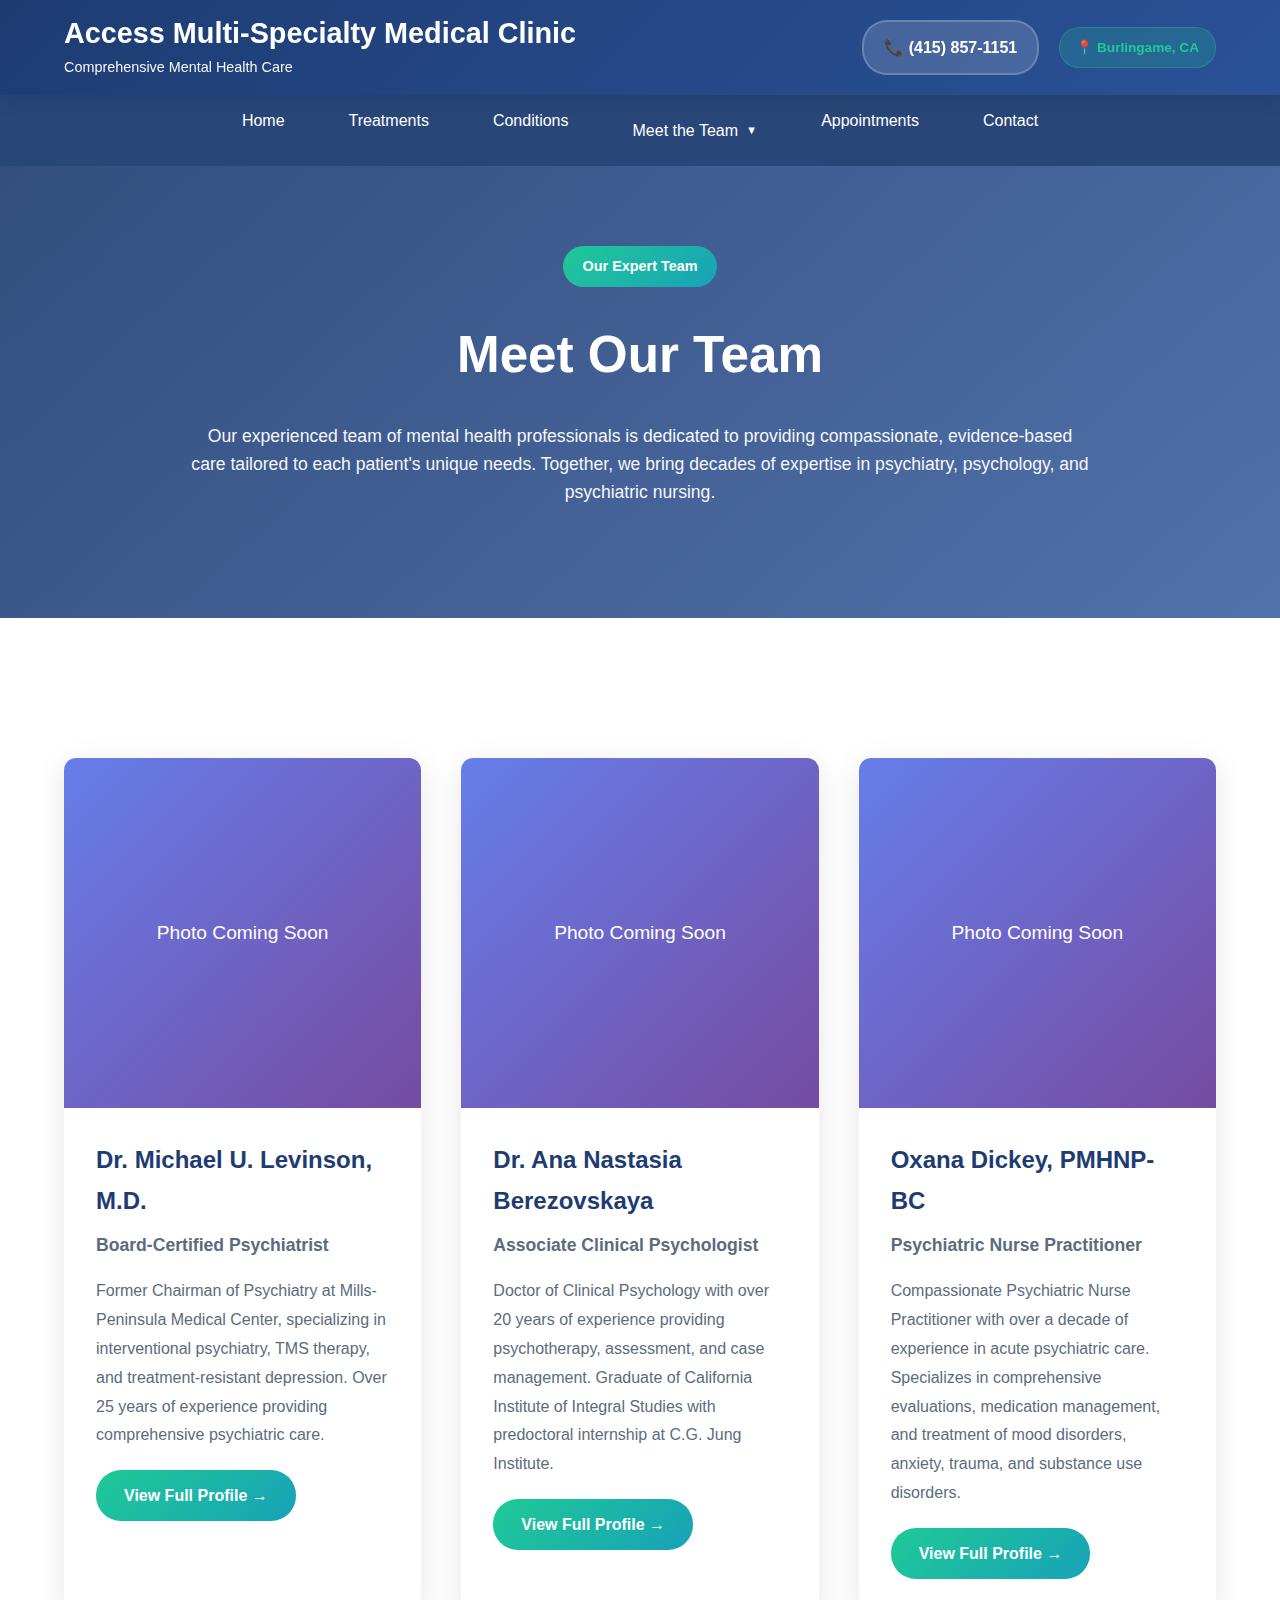
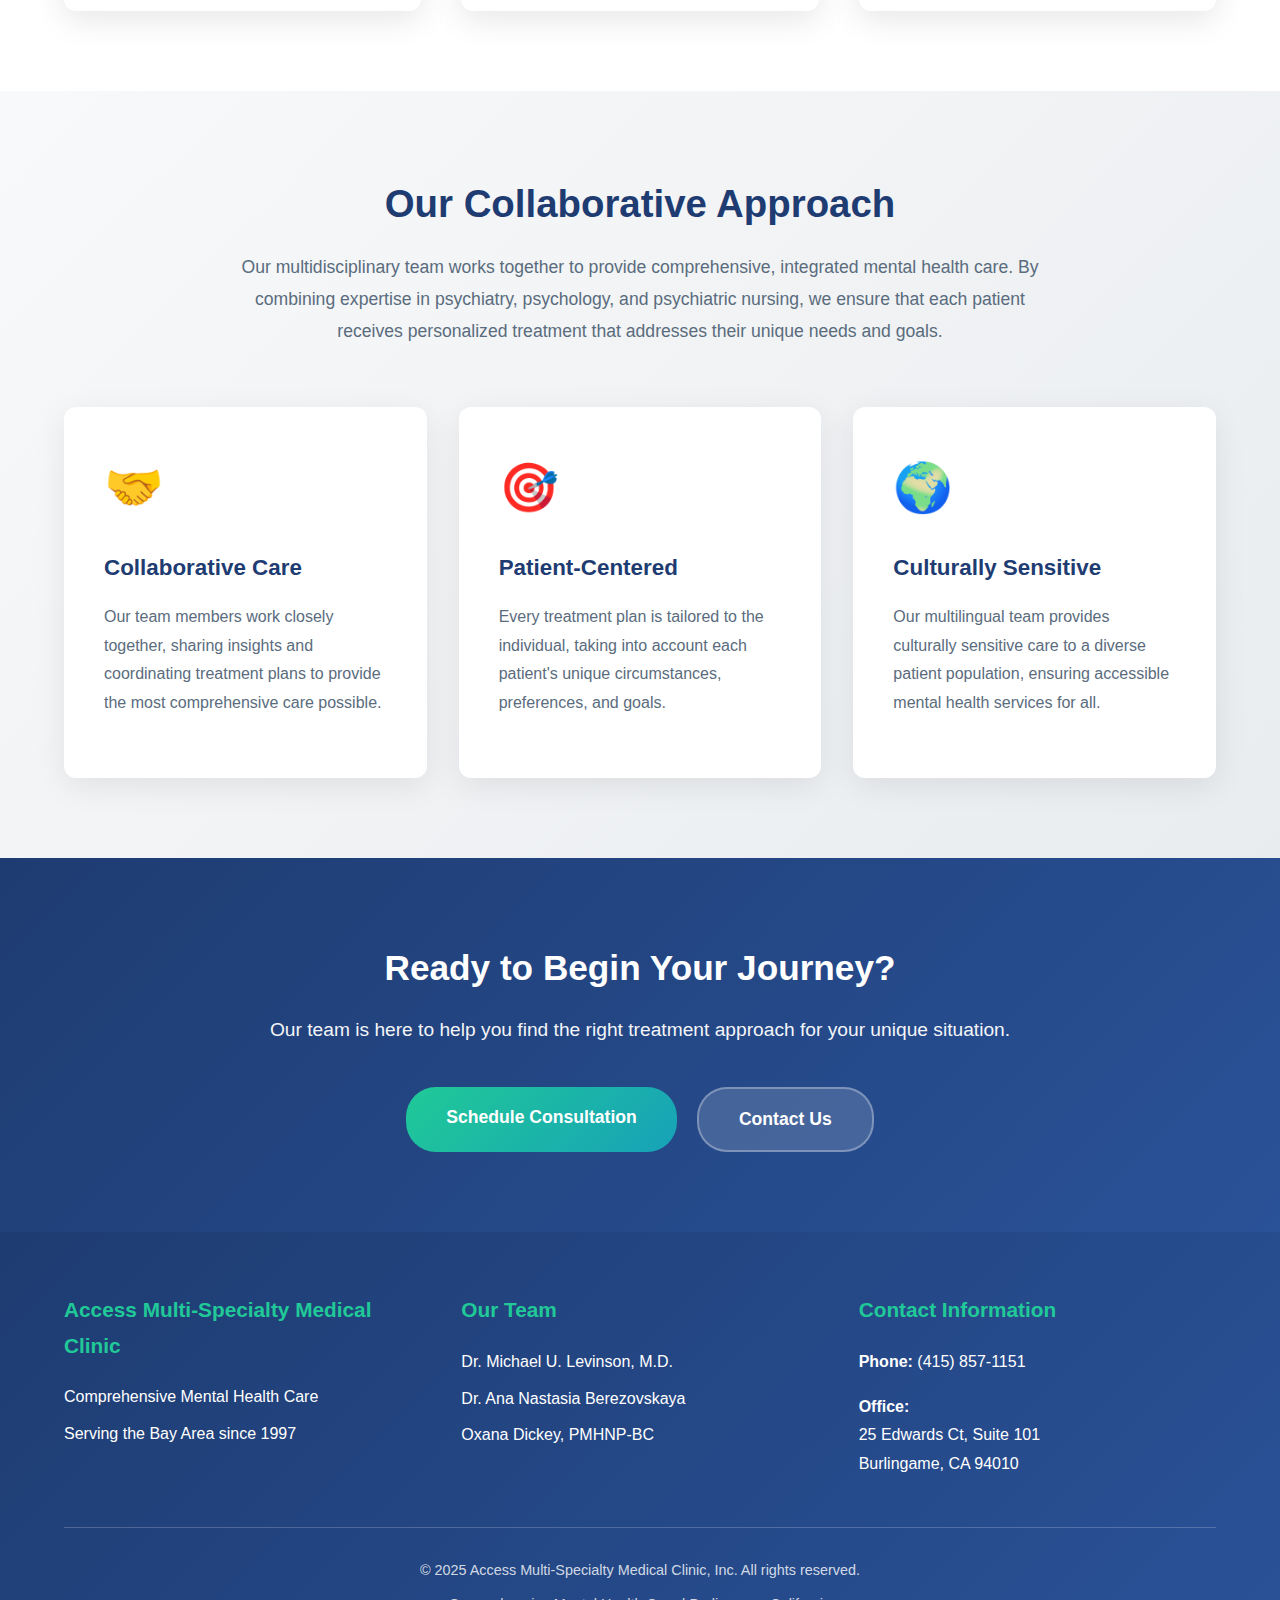
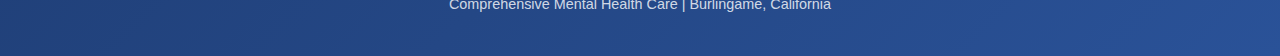
<file: team.html>
<!DOCTYPE html>
<html lang="en">
<head>
    <meta charset="UTF-8">
    <meta name="viewport" content="width=device-width, initial-scale=1.0">
    <title>Meet Our Team | Access Multi-Specialty Medical Clinic</title>
    <meta name="description" content="Meet our experienced team of mental health professionals in Burlingame, CA.">
    <link rel="stylesheet" href="css/styles.css">
</head>
<body>
    <header>
        <div class="container">
            <div class="header-content">
                <div class="logo">
                    <h1>Access Multi-Specialty Medical Clinic</h1>
                    <p>Comprehensive Mental Health Care</p>
                </div>
                <div class="header-actions">
                    <a href="tel:4158571151" class="phone-cta">📞 (415) 857-1151</a>
                    <div class="location-badge">📍 Burlingame, CA</div>
                </div>
            </div>
        </div>
    </header>

    <nav>
        <div class="container">
            <ul class="nav-links">
                <li><a href="index.html">Home</a></li>
                <li><a href="treatments.html">Treatments</a></li>
                <li><a href="conditions.html">Conditions</a></li>
                <li class="nav-dropdown">
                    <span class="dropdown-toggle active">Meet the Team</span>
                    <ul class="dropdown-menu">
                        <li><a href="about.html">Dr. Michael Levinson</a></li>
                        <li><a href="ana-berezovskaya.html">Dr. Ana Berezovskaya</a></li>
                        <li><a href="oxana-dickey.html">Oxana Dickey, PMHNP-BC</a></li>
                    </ul>
                </li>
                <li><a href="appointment.html">Appointments</a></li>
                <li><a href="contact.html">Contact</a></li>
            </ul>
        </div>
    </nav>

    <main>
        <!-- Team Hero Section -->
        <section class="doctor-hero">
            <div class="container">
                <div style="text-align: center; color: white; max-width: 900px; margin: 0 auto;">
                    <div class="doctor-badge">Our Expert Team</div>
                    <h1 style="font-size: clamp(2.5rem, 4vw, 3.2rem); margin-bottom: 24px;">Meet Our Team</h1>
                    <p class="doctor-summary">
                        Our experienced team of mental health professionals is dedicated to providing compassionate, 
                        evidence-based care tailored to each patient's unique needs. Together, we bring decades of 
                        expertise in psychiatry, psychology, and psychiatric nursing.
                    </p>
                </div>
            </div>
        </section>

        <!-- Team Members Grid -->
        <section class="section">
            <div class="container">
                <div class="team-grid">
                    <!-- Dr. Michael Levinson -->
                    <a href="about.html" class="team-member-card">
                        <div class="team-photo-container">
                            Photo Coming Soon
                        </div>
                        <div class="team-member-info">
                            <h3>Dr. Michael U. Levinson, M.D.</h3>
                            <p class="team-member-title">Board-Certified Psychiatrist</p>
                            <p>
                                Former Chairman of Psychiatry at Mills-Peninsula Medical Center, specializing in 
                                interventional psychiatry, TMS therapy, and treatment-resistant depression. Over 25 
                                years of experience providing comprehensive psychiatric care.
                            </p>
                            <span class="view-profile-btn">View Full Profile →</span>
                        </div>
                    </a>

                    <!-- Dr. Ana Berezovskaya -->
                    <a href="ana-berezovskaya.html" class="team-member-card">
                        <div class="team-photo-container">
                            Photo Coming Soon
                        </div>
                        <div class="team-member-info">
                            <h3>Dr. Ana Nastasia Berezovskaya</h3>
                            <p class="team-member-title">Associate Clinical Psychologist</p>
                            <p>
                                Doctor of Clinical Psychology with over 20 years of experience providing psychotherapy, 
                                assessment, and case management. Graduate of California Institute of Integral Studies 
                                with predoctoral internship at C.G. Jung Institute.
                            </p>
                            <span class="view-profile-btn">View Full Profile →</span>
                        </div>
                    </a>

                    <!-- Oxana Dickey -->
                    <a href="oxana-dickey.html" class="team-member-card">
                        <div class="team-photo-container">
                            Photo Coming Soon
                        </div>
                        <div class="team-member-info">
                            <h3>Oxana Dickey, PMHNP-BC</h3>
                            <p class="team-member-title">Psychiatric Nurse Practitioner</p>
                            <p>
                                Compassionate Psychiatric Nurse Practitioner with over a decade of experience in acute 
                                psychiatric care. Specializes in comprehensive evaluations, medication management, and 
                                treatment of mood disorders, anxiety, trauma, and substance use disorders.
                            </p>
                            <span class="view-profile-btn">View Full Profile →</span>
                        </div>
                    </a>
                </div>
            </div>
        </section>

        <!-- Team Philosophy -->
        <section class="section section-alt">
            <div class="container">
                <div class="section-header">
                    <h2>Our Collaborative Approach</h2>
                    <p class="section-description">
                        Our multidisciplinary team works together to provide comprehensive, integrated mental health 
                        care. By combining expertise in psychiatry, psychology, and psychiatric nursing, we ensure 
                        that each patient receives personalized treatment that addresses their unique needs and goals.
                    </p>
                </div>

                <div class="expertise-grid">
                    <div class="expertise-card">
                        <div class="expertise-icon">🤝</div>
                        <h3>Collaborative Care</h3>
                        <p>Our team members work closely together, sharing insights and coordinating treatment plans to provide the most comprehensive care possible.</p>
                    </div>

                    <div class="expertise-card">
                        <div class="expertise-icon">🎯</div>
                        <h3>Patient-Centered</h3>
                        <p>Every treatment plan is tailored to the individual, taking into account each patient's unique circumstances, preferences, and goals.</p>
                    </div>

                    <div class="expertise-card">
                        <div class="expertise-icon">🌍</div>
                        <h3>Culturally Sensitive</h3>
                        <p>Our multilingual team provides culturally sensitive care to a diverse patient population, ensuring accessible mental health services for all.</p>
                    </div>
                </div>
            </div>
        </section>

        <!-- Contact CTA -->
        <section class="contact-cta">
            <div class="container">
                <h3>Ready to Begin Your Journey?</h3>
                <p>Our team is here to help you find the right treatment approach for your unique situation.</p>
                
                <div class="cta-buttons">
                    <a href="appointment.html" class="cta-primary">Schedule Consultation</a>
                    <a href="contact.html" class="cta-secondary">Contact Us</a>
                </div>
            </div>
        </section>
    </main>

    <footer>
        <div class="container">
            <div class="footer-grid">
                <div>
                    <h3>Access Multi-Specialty Medical Clinic</h3>
                    <p>Comprehensive Mental Health Care</p>
                    <p>Serving the Bay Area since 1997</p>
                </div>
                
                <div>
                    <h3>Our Team</h3>
                    <p>Dr. Michael U. Levinson, M.D.</p>
                    <p>Dr. Ana Nastasia Berezovskaya</p>
                    <p>Oxana Dickey, PMHNP-BC</p>
                </div>
                
                <div>
                    <h3>Contact Information</h3>
                    <p><strong>Phone:</strong> (415) 857-1151</p>
                    <p style="margin-top: 16px;">
                        <strong>Office:</strong><br>
                        25 Edwards Ct, Suite 101<br>
                        Burlingame, CA 94010
                    </p>
                </div>
            </div>
            
            <div class="footer-bottom">
                <p>&copy; 2025 Access Multi-Specialty Medical Clinic, Inc. All rights reserved.</p>
                <p style="margin-top: 8px;">Comprehensive Mental Health Care | Burlingame, California</p>
            </div>
        </div>
    </footer>

    <script>
        // Smooth scrolling for navigation
        document.querySelectorAll('a[href^="#"]').forEach(anchor => {
            anchor.addEventListener('click', function (e) {
                e.preventDefault();
                const target = document.querySelector(this.getAttribute('href'));
                if (target) {
                    target.scrollIntoView({
                        behavior: 'smooth',
                        block: 'start'
                    });
                }
            });
        });
    </script>
</body>
</html>
</file>
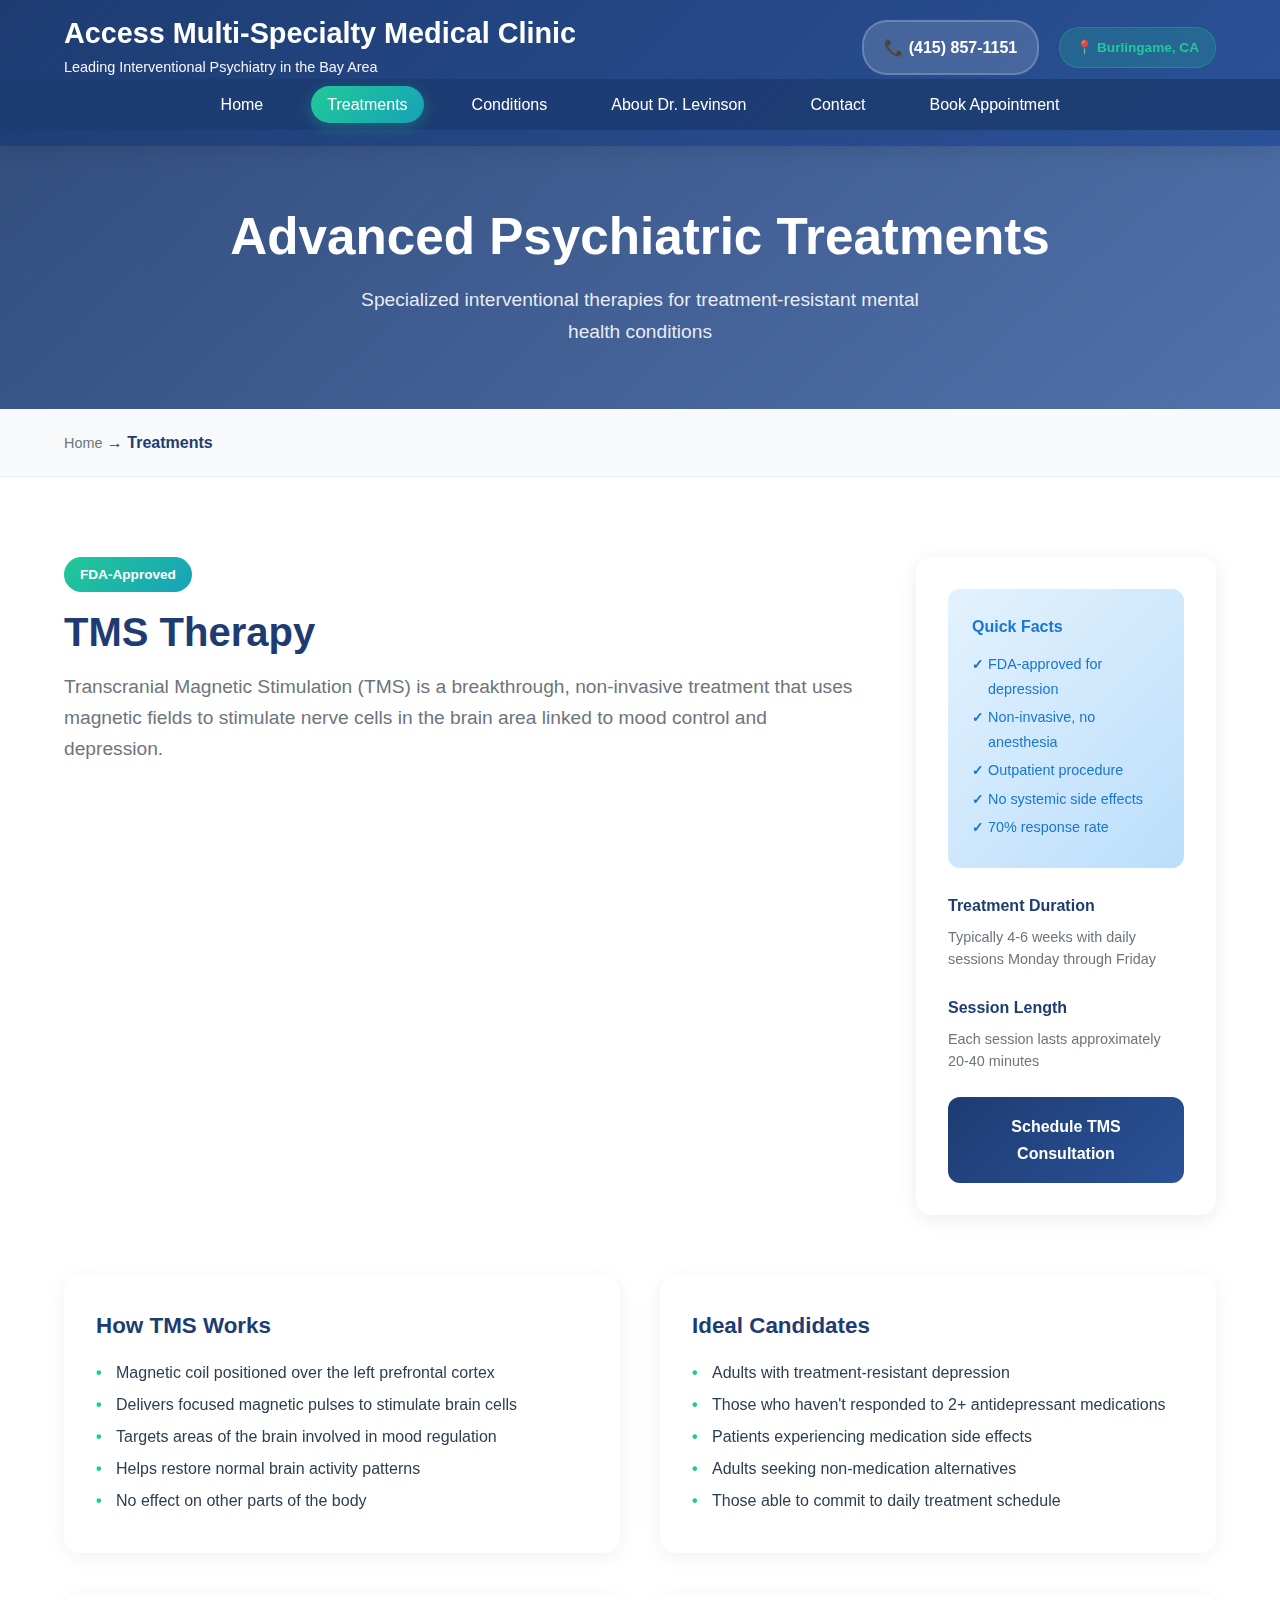
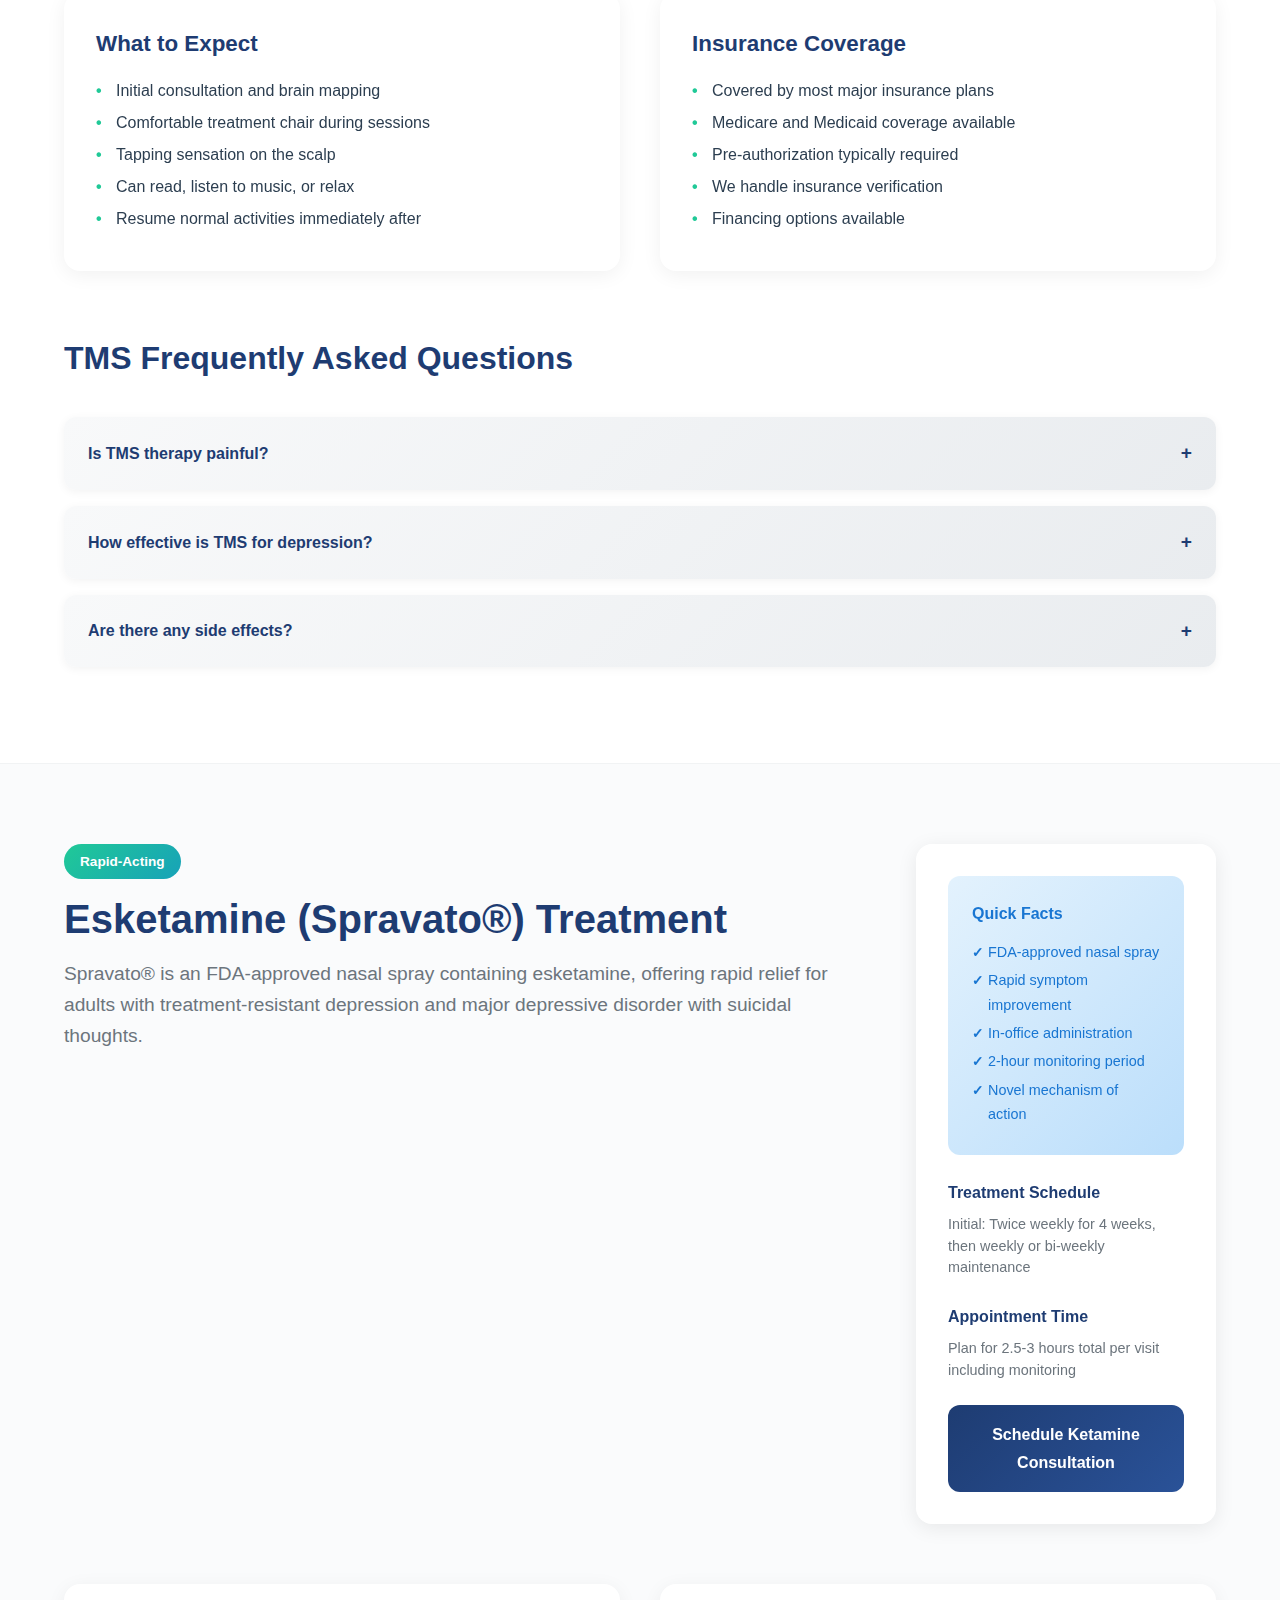
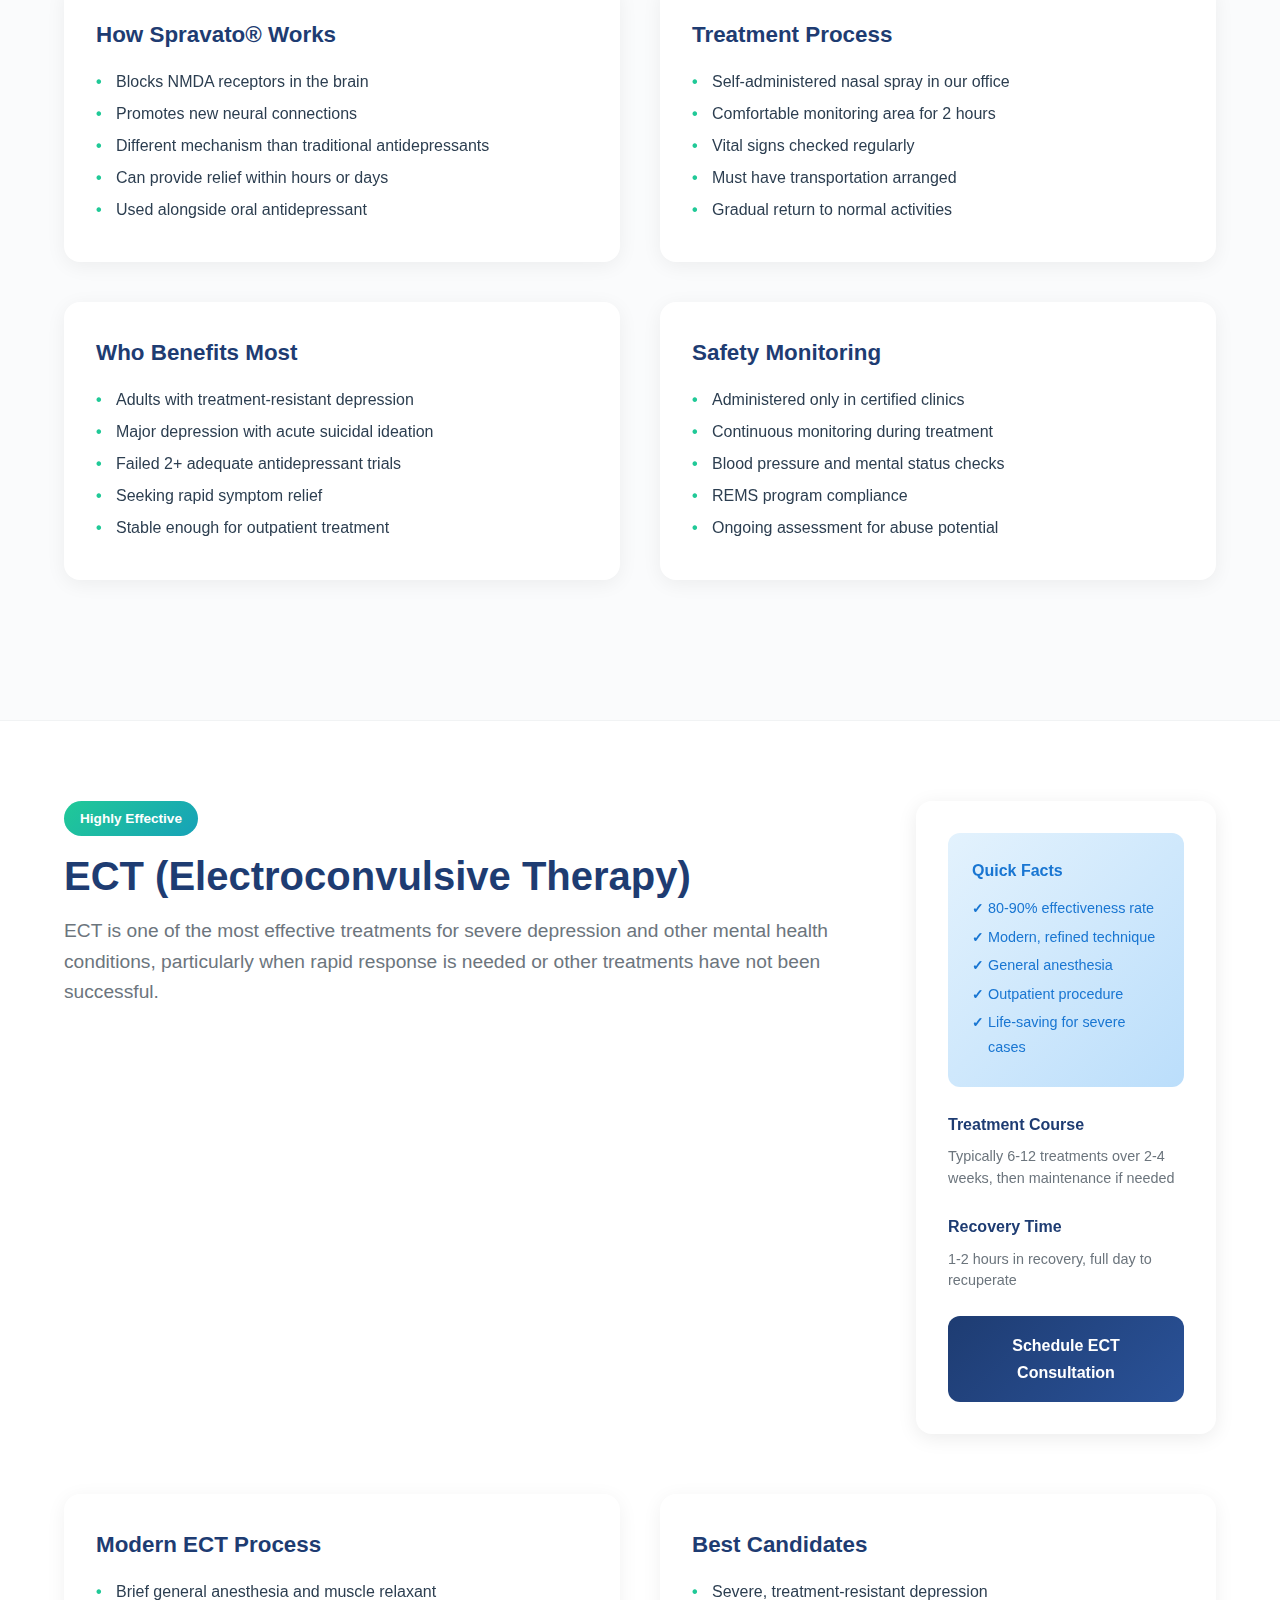
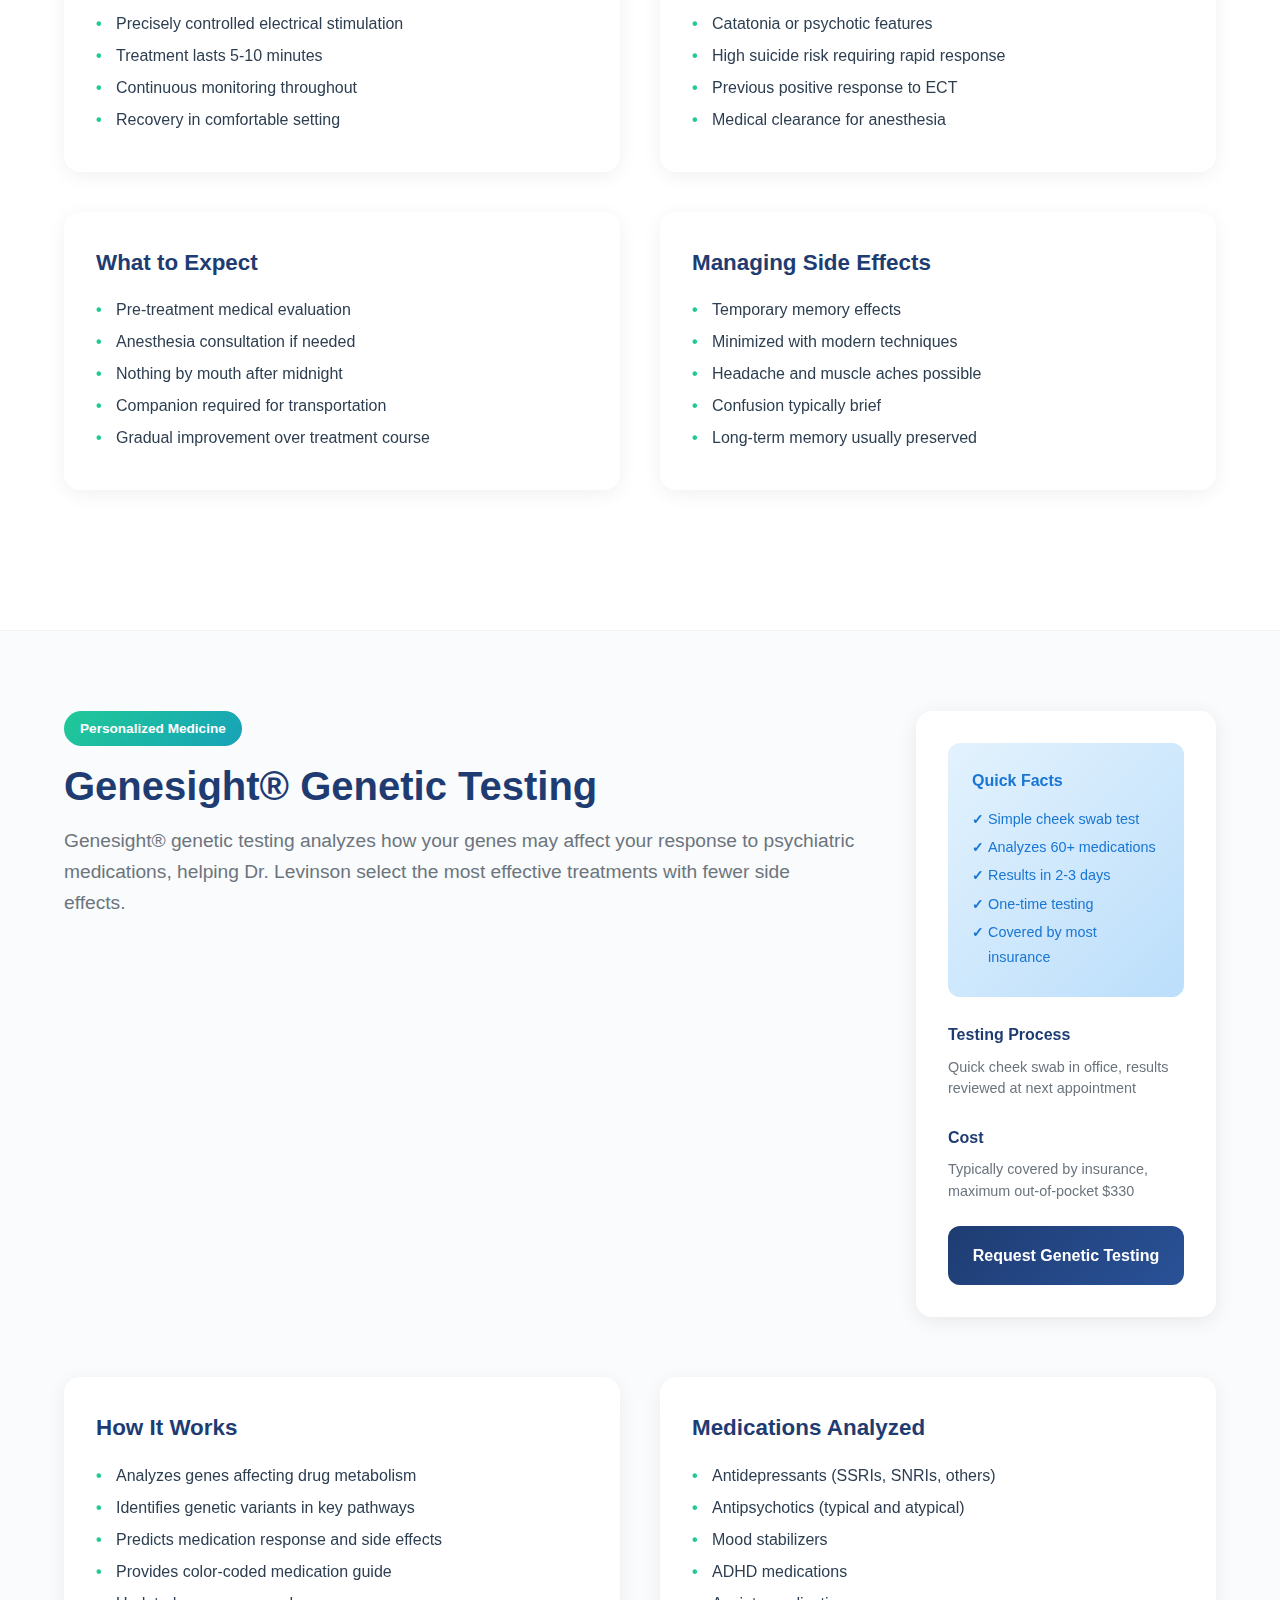
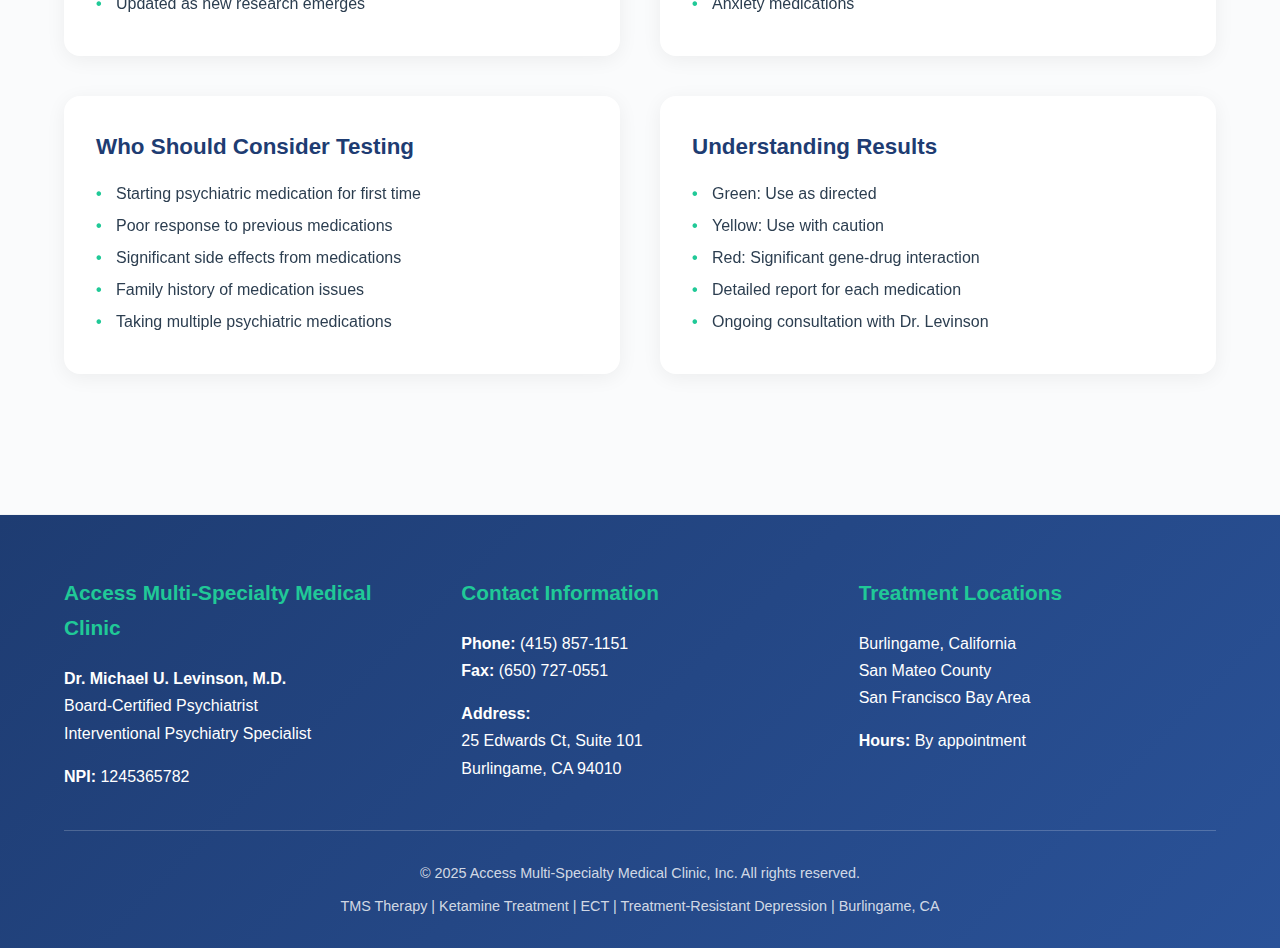
<file: treatments.html>
<!DOCTYPE html>
<html lang="en">
<head>
    <meta charset="UTF-8">
    <meta name="viewport" content="width=device-width, initial-scale=1.0">
    <title>Advanced Psychiatric Treatments | TMS, Ketamine, ECT | Burlingame, CA</title>
    <meta name="description" content="Specialized interventional psychiatry treatments in Burlingame, CA. TMS therapy, ketamine treatment, ECT, and genetic testing for treatment-resistant mental health conditions.">
    <meta name="keywords" content="TMS therapy Burlingame, ketamine treatment Bay Area, ECT California, treatment-resistant depression, interventional psychiatry, Genesight testing">
    <meta name="geo.region" content="US-CA">
    <meta name="geo.placename" content="Burlingame">
    
    <style>
        * {
            margin: 0;
            padding: 0;
            box-sizing: border-box;
        }

        body {
            font-family: -apple-system, BlinkMacSystemFont, 'Segoe UI', Roboto, Oxygen, Ubuntu, Cantarell, sans-serif;
            line-height: 1.7;
            color: #2c3e50;
            background-color: #ffffff;
        }

        .container {
            max-width: 1200px;
            margin: 0 auto;
            padding: 0 24px;
        }

        /* Header (consistent with homepage) */
        header {
            background: linear-gradient(135deg, #1e3c72 0%, #2a5298 100%);
            color: white;
            padding: 16px 0;
            box-shadow: 0 4px 20px rgba(0,0,0,0.1);
            position: sticky;
            top: 0;
            z-index: 1000;
        }

        .header-content {
            display: flex;
            justify-content: space-between;
            align-items: center;
            flex-wrap: wrap;
            gap: 20px;
        }

        .logo {
            flex: 1;
            min-width: 280px;
        }

        .logo h1 {
            font-size: clamp(1.4rem, 3vw, 1.8rem);
            font-weight: 700;
            margin-bottom: 4px;
            line-height: 1.2;
        }

        .logo p {
            font-size: 0.9rem;
            opacity: 0.95;
            font-weight: 500;
        }

        .header-actions {
            display: flex;
            gap: 20px;
            align-items: center;
            flex-wrap: wrap;
        }

        .phone-cta {
            background: rgba(255,255,255,0.15);
            padding: 12px 20px;
            border-radius: 25px;
            text-decoration: none;
            color: white;
            font-weight: 600;
            transition: all 0.3s ease;
            border: 2px solid rgba(255,255,255,0.2);
        }

        .phone-cta:hover {
            background: rgba(255,255,255,0.25);
            transform: translateY(-2px);
        }

        .location-badge {
            background: rgba(32, 201, 151, 0.2);
            color: #20c997;
            padding: 8px 16px;
            border-radius: 20px;
            font-size: 0.85rem;
            font-weight: 600;
            border: 1px solid rgba(32, 201, 151, 0.3);
        }

        nav {
            background: rgba(30, 60, 114, 0.95);
            padding: 12px 0;
        }

        .nav-links {
            display: flex;
            justify-content: center;
            gap: 32px;
            list-style: none;
            flex-wrap: wrap;
        }

        .nav-links a {
            color: white;
            text-decoration: none;
            font-weight: 500;
            padding: 10px 16px;
            border-radius: 20px;
            transition: all 0.3s ease;
        }

        .nav-links a:hover {
            background: rgba(255,255,255,0.15);
            transform: translateY(-2px);
        }

        .nav-links a.active {
            background: linear-gradient(135deg, #20c997, #17a2b8);
            box-shadow: 0 4px 15px rgba(32, 201, 151, 0.3);
        }

        /* Page Header */
        .page-hero {
            background: linear-gradient(135deg, rgba(30, 60, 114, 0.9), rgba(42, 82, 152, 0.8)), 
                        linear-gradient(45deg, #f8f9fa 0%, #e9ecef 100%);
            padding: 60px 0;
            text-align: center;
        }

        .page-hero h1 {
            font-size: clamp(2.5rem, 5vw, 3.2rem);
            font-weight: 700;
            color: white;
            margin-bottom: 16px;
            line-height: 1.2;
        }

        .page-hero p {
            font-size: 1.2rem;
            color: rgba(255,255,255,0.9);
            max-width: 600px;
            margin: 0 auto;
        }

        /* Breadcrumb */
        .breadcrumb {
            padding: 20px 0;
            background: #f8f9fa;
            border-bottom: 1px solid #e9ecef;
        }

        .breadcrumb a {
            color: #6c757d;
            text-decoration: none;
            font-size: 0.9rem;
        }

        .breadcrumb a:hover {
            color: #1e3c72;
        }

        .breadcrumb span {
            color: #1e3c72;
            font-weight: 600;
        }

        /* Treatment Sections */
        .treatment-section {
            padding: 80px 0;
            border-bottom: 1px solid #f1f3f4;
        }

        .treatment-section:nth-child(even) {
            background: #fafbfc;
        }

        .treatment-header {
            display: grid;
            grid-template-columns: 1fr 300px;
            gap: 60px;
            align-items: start;
            margin-bottom: 60px;
        }

        .treatment-content h2 {
            font-size: 2.5rem;
            font-weight: 700;
            color: #1e3c72;
            margin-bottom: 16px;
            line-height: 1.2;
        }

        .treatment-badge {
            background: linear-gradient(135deg, #20c997, #17a2b8);
            color: white;
            padding: 6px 16px;
            border-radius: 20px;
            font-size: 0.85rem;
            font-weight: 600;
            display: inline-block;
            margin-bottom: 16px;
        }

        .treatment-summary {
            font-size: 1.2rem;
            color: #6c757d;
            line-height: 1.6;
            margin-bottom: 32px;
        }

        .treatment-sidebar {
            background: white;
            padding: 32px;
            border-radius: 16px;
            box-shadow: 0 4px 20px rgba(0,0,0,0.08);
            position: sticky;
            top: 120px;
        }

        .sidebar-item {
            margin-bottom: 24px;
        }

        .sidebar-item h4 {
            font-size: 1rem;
            font-weight: 700;
            color: #1e3c72;
            margin-bottom: 8px;
        }

        .sidebar-item p {
            font-size: 0.9rem;
            color: #6c757d;
            line-height: 1.5;
        }

        .quick-facts {
            background: linear-gradient(135deg, #e3f2fd, #bbdefb);
            padding: 24px;
            border-radius: 12px;
            margin-bottom: 24px;
        }

        .quick-facts h4 {
            color: #1976d2;
            margin-bottom: 12px;
        }

        .quick-facts ul {
            list-style: none;
            padding: 0;
        }

        .quick-facts li {
            color: #1976d2;
            font-size: 0.9rem;
            margin-bottom: 4px;
            position: relative;
            padding-left: 16px;
        }

        .quick-facts li::before {
            content: "✓";
            position: absolute;
            left: 0;
            font-weight: bold;
        }

        .book-cta {
            background: linear-gradient(135deg, #1e3c72, #2a5298);
            color: white;
            padding: 16px 24px;
            border-radius: 12px;
            text-decoration: none;
            font-weight: 600;
            display: block;
            text-align: center;
            transition: all 0.3s ease;
            margin-top: 24px;
        }

        .book-cta:hover {
            transform: translateY(-2px);
            box-shadow: 0 8px 25px rgba(30, 60, 114, 0.3);
        }

        .treatment-details {
            display: grid;
            grid-template-columns: 1fr 1fr;
            gap: 40px;
            margin-bottom: 60px;
        }

        .detail-card {
            background: white;
            padding: 32px;
            border-radius: 16px;
            box-shadow: 0 4px 20px rgba(0,0,0,0.06);
        }

        .detail-card h3 {
            font-size: 1.4rem;
            font-weight: 700;
            color: #1e3c72;
            margin-bottom: 16px;
        }

        .detail-card ul {
            list-style: none;
            padding: 0;
        }

        .detail-card li {
            margin-bottom: 8px;
            position: relative;
            padding-left: 20px;
            line-height: 1.5;
        }

        .detail-card li::before {
            content: "•";
            position: absolute;
            left: 0;
            color: #20c997;
            font-weight: bold;
        }

        .faq-section {
            margin-top: 60px;
        }

        .faq-item {
            background: white;
            margin-bottom: 16px;
            border-radius: 12px;
            box-shadow: 0 2px 10px rgba(0,0,0,0.05);
            overflow: hidden;
        }

        .faq-question {
            background: linear-gradient(135deg, #f8f9fa, #e9ecef);
            padding: 20px 24px;
            cursor: pointer;
            font-weight: 600;
            color: #1e3c72;
            display: flex;
            justify-content: space-between;
            align-items: center;
        }

        .faq-answer {
            padding: 0 24px;
            max-height: 0;
            overflow: hidden;
            transition: all 0.3s ease;
        }

        .faq-answer.active {
            padding: 20px 24px;
            max-height: 500px;
        }

        .faq-toggle {
            font-size: 1.2rem;
            transition: transform 0.3s ease;
        }

        .faq-toggle.active {
            transform: rotate(45deg);
        }

        /* Mobile Responsiveness */
        @media (max-width: 768px) {
            .treatment-header {
                grid-template-columns: 1fr;
                gap: 40px;
            }

            .treatment-sidebar {
                position: static;
                order: -1;
            }

            .treatment-details {
                grid-template-columns: 1fr;
                gap: 24px;
            }

            .treatment-section {
                padding: 60px 0;
            }

            .nav-links {
                gap: 16px;
            }

            .container {
                padding: 0 20px;
            }
        }
    </style>
</head>
<body>
    <header>
        <div class="container">
            <div class="header-content">
                <div class="logo">
                    <h1><a href="index.html" style="color: white; text-decoration: none;">Access Multi-Specialty Medical Clinic</a></h1>
                    <p>Leading Interventional Psychiatry in the Bay Area</p>
                </div>
                <div class="header-actions">
                    <a href="tel:4158571151" class="phone-cta">📞 (415) 857-1151</a>
                    <div class="location-badge">📍 Burlingame, CA</div>
                </div>
            </div>
        </div>
        
        <nav>
            <div class="container">
                <ul class="nav-links">
                    <li><a href="index.html">Home</a></li>
                    <li><a href="treatments.html" class="active">Treatments</a></li>
                    <li><a href="conditions.html">Conditions</a></li>
                    <li><a href="about.html">About Dr. Levinson</a></li>
                    <li><a href="contact.html">Contact</a></li>
                    <li><a href="appointment.html">Book Appointment</a></li>
                </ul>
            </div>
        </nav>
    </header>

    <div class="page-hero">
        <div class="container">
            <h1>Advanced Psychiatric Treatments</h1>
            <p>Specialized interventional therapies for treatment-resistant mental health conditions</p>
        </div>
    </div>

    <div class="breadcrumb">
        <div class="container">
            <a href="index.html">Home</a> → <span>Treatments</span>
        </div>
    </div>

    <main>
        <!-- TMS Therapy Section -->
        <section id="tms" class="treatment-section">
            <div class="container">
                <div class="treatment-header">
                    <div class="treatment-content">
                        <div class="treatment-badge">FDA-Approved</div>
                        <h2>TMS Therapy</h2>
                        <p class="treatment-summary">
                            Transcranial Magnetic Stimulation (TMS) is a breakthrough, non-invasive treatment that uses magnetic fields to stimulate nerve cells in the brain area linked to mood control and depression.
                        </p>
                    </div>
                    <div class="treatment-sidebar">
                        <div class="quick-facts">
                            <h4>Quick Facts</h4>
                            <ul>
                                <li>FDA-approved for depression</li>
                                <li>Non-invasive, no anesthesia</li>
                                <li>Outpatient procedure</li>
                                <li>No systemic side effects</li>
                                <li>70% response rate</li>
                            </ul>
                        </div>
                        <div class="sidebar-item">
                            <h4>Treatment Duration</h4>
                            <p>Typically 4-6 weeks with daily sessions Monday through Friday</p>
                        </div>
                        <div class="sidebar-item">
                            <h4>Session Length</h4>
                            <p>Each session lasts approximately 20-40 minutes</p>
                        </div>
                        <a href="appointment.html?treatment=tms" class="book-cta">Schedule TMS Consultation</a>
                    </div>
                </div>

                <div class="treatment-details">
                    <div class="detail-card">
                        <h3>How TMS Works</h3>
                        <ul>
                            <li>Magnetic coil positioned over the left prefrontal cortex</li>
                            <li>Delivers focused magnetic pulses to stimulate brain cells</li>
                            <li>Targets areas of the brain involved in mood regulation</li>
                            <li>Helps restore normal brain activity patterns</li>
                            <li>No effect on other parts of the body</li>
                        </ul>
                    </div>
                    <div class="detail-card">
                        <h3>Ideal Candidates</h3>
                        <ul>
                            <li>Adults with treatment-resistant depression</li>
                            <li>Those who haven't responded to 2+ antidepressant medications</li>
                            <li>Patients experiencing medication side effects</li>
                            <li>Adults seeking non-medication alternatives</li>
                            <li>Those able to commit to daily treatment schedule</li>
                        </ul>
                    </div>
                    <div class="detail-card">
                        <h3>What to Expect</h3>
                        <ul>
                            <li>Initial consultation and brain mapping</li>
                            <li>Comfortable treatment chair during sessions</li>
                            <li>Tapping sensation on the scalp</li>
                            <li>Can read, listen to music, or relax</li>
                            <li>Resume normal activities immediately after</li>
                        </ul>
                    </div>
                    <div class="detail-card">
                        <h3>Insurance Coverage</h3>
                        <ul>
                            <li>Covered by most major insurance plans</li>
                            <li>Medicare and Medicaid coverage available</li>
                            <li>Pre-authorization typically required</li>
                            <li>We handle insurance verification</li>
                            <li>Financing options available</li>
                        </ul>
                    </div>
                </div>

                <div class="faq-section">
                    <h3 style="font-size: 2rem; color: #1e3c72; margin-bottom: 32px;">TMS Frequently Asked Questions</h3>
                    
                    <div class="faq-item">
                        <div class="faq-question" onclick="toggleFAQ(this)">
                            <span>Is TMS therapy painful?</span>
                            <span class="faq-toggle">+</span>
                        </div>
                        <div class="faq-answer">
                            <p>Most patients describe TMS as a tapping sensation on the scalp. Some may experience mild discomfort during the first few sessions, but this typically decreases as you become accustomed to the treatment. The procedure does not require any anesthesia.</p>
                        </div>
                    </div>

                    <div class="faq-item">
                        <div class="faq-question" onclick="toggleFAQ(this)">
                            <span>How effective is TMS for depression?</span>
                            <span class="faq-toggle">+</span>
                        </div>
                        <div class="faq-answer">
                            <p>Clinical studies show that approximately 70% of patients experience significant improvement in their depression symptoms, with about 50% achieving complete remission. Results may vary based on individual factors and treatment history.</p>
                        </div>
                    </div>

                    <div class="faq-item">
                        <div class="faq-question" onclick="toggleFAQ(this)">
                            <span>Are there any side effects?</span>
                            <span class="faq-toggle">+</span>
                        </div>
                        <div class="faq-answer">
                            <p>TMS has minimal side effects compared to medications. The most common side effects are mild scalp discomfort and headache during or after treatment sessions. These typically improve after the first week of treatment.</p>
                        </div>
                    </div>
                </div>
            </div>
        </section>

        <!-- Ketamine Treatment Section -->
        <section id="ketamine" class="treatment-section">
            <div class="container">
                <div class="treatment-header">
                    <div class="treatment-content">
                        <div class="treatment-badge">Rapid-Acting</div>
                        <h2>Esketamine (Spravato®) Treatment</h2>
                        <p class="treatment-summary">
                            Spravato® is an FDA-approved nasal spray containing esketamine, offering rapid relief for adults with treatment-resistant depression and major depressive disorder with suicidal thoughts.
                        </p>
                    </div>
                    <div class="treatment-sidebar">
                        <div class="quick-facts">
                            <h4>Quick Facts</h4>
                            <ul>
                                <li>FDA-approved nasal spray</li>
                                <li>Rapid symptom improvement</li>
                                <li>In-office administration</li>
                                <li>2-hour monitoring period</li>
                                <li>Novel mechanism of action</li>
                            </ul>
                        </div>
                        <div class="sidebar-item">
                            <h4>Treatment Schedule</h4>
                            <p>Initial: Twice weekly for 4 weeks, then weekly or bi-weekly maintenance</p>
                        </div>
                        <div class="sidebar-item">
                            <h4>Appointment Time</h4>
                            <p>Plan for 2.5-3 hours total per visit including monitoring</p>
                        </div>
                        <a href="appointment.html?treatment=ketamine" class="book-cta">Schedule Ketamine Consultation</a>
                    </div>
                </div>

                <div class="treatment-details">
                    <div class="detail-card">
                        <h3>How Spravato® Works</h3>
                        <ul>
                            <li>Blocks NMDA receptors in the brain</li>
                            <li>Promotes new neural connections</li>
                            <li>Different mechanism than traditional antidepressants</li>
                            <li>Can provide relief within hours or days</li>
                            <li>Used alongside oral antidepressant</li>
                        </ul>
                    </div>
                    <div class="detail-card">
                        <h3>Treatment Process</h3>
                        <ul>
                            <li>Self-administered nasal spray in our office</li>
                            <li>Comfortable monitoring area for 2 hours</li>
                            <li>Vital signs checked regularly</li>
                            <li>Must have transportation arranged</li>
                            <li>Gradual return to normal activities</li>
                        </ul>
                    </div>
                    <div class="detail-card">
                        <h3>Who Benefits Most</h3>
                        <ul>
                            <li>Adults with treatment-resistant depression</li>
                            <li>Major depression with acute suicidal ideation</li>
                            <li>Failed 2+ adequate antidepressant trials</li>
                            <li>Seeking rapid symptom relief</li>
                            <li>Stable enough for outpatient treatment</li>
                        </ul>
                    </div>
                    <div class="detail-card">
                        <h3>Safety Monitoring</h3>
                        <ul>
                            <li>Administered only in certified clinics</li>
                            <li>Continuous monitoring during treatment</li>
                            <li>Blood pressure and mental status checks</li>
                            <li>REMS program compliance</li>
                            <li>Ongoing assessment for abuse potential</li>
                        </ul>
                    </div>
                </div>
            </div>
        </section>

        <!-- ECT Section -->
        <section id="ect" class="treatment-section">
            <div class="container">
                <div class="treatment-header">
                    <div class="treatment-content">
                        <div class="treatment-badge">Highly Effective</div>
                        <h2>ECT (Electroconvulsive Therapy)</h2>
                        <p class="treatment-summary">
                            ECT is one of the most effective treatments for severe depression and other mental health conditions, particularly when rapid response is needed or other treatments have not been successful.
                        </p>
                    </div>
                    <div class="treatment-sidebar">
                        <div class="quick-facts">
                            <h4>Quick Facts</h4>
                            <ul>
                                <li>80-90% effectiveness rate</li>
                                <li>Modern, refined technique</li>
                                <li>General anesthesia</li>
                                <li>Outpatient procedure</li>
                                <li>Life-saving for severe cases</li>
                            </ul>
                        </div>
                        <div class="sidebar-item">
                            <h4>Treatment Course</h4>
                            <p>Typically 6-12 treatments over 2-4 weeks, then maintenance if needed</p>
                        </div>
                        <div class="sidebar-item">
                            <h4>Recovery Time</h4>
                            <p>1-2 hours in recovery, full day to recuperate</p>
                        </div>
                        <a href="appointment.html?treatment=ect" class="book-cta">Schedule ECT Consultation</a>
                    </div>
                </div>

                <div class="treatment-details">
                    <div class="detail-card">
                        <h3>Modern ECT Process</h3>
                        <ul>
                            <li>Brief general anesthesia and muscle relaxant</li>
                            <li>Precisely controlled electrical stimulation</li>
                            <li>Treatment lasts 5-10 minutes</li>
                            <li>Continuous monitoring throughout</li>
                            <li>Recovery in comfortable setting</li>
                        </ul>
                    </div>
                    <div class="detail-card">
                        <h3>Best Candidates</h3>
                        <ul>
                            <li>Severe, treatment-resistant depression</li>
                            <li>Catatonia or psychotic features</li>
                            <li>High suicide risk requiring rapid response</li>
                            <li>Previous positive response to ECT</li>
                            <li>Medical clearance for anesthesia</li>
                        </ul>
                    </div>
                    <div class="detail-card">
                        <h3>What to Expect</h3>
                        <ul>
                            <li>Pre-treatment medical evaluation</li>
                            <li>Anesthesia consultation if needed</li>
                            <li>Nothing by mouth after midnight</li>
                            <li>Companion required for transportation</li>
                            <li>Gradual improvement over treatment course</li>
                        </ul>
                    </div>
                    <div class="detail-card">
                        <h3>Managing Side Effects</h3>
                        <ul>
                            <li>Temporary memory effects</li>
                            <li>Minimized with modern techniques</li>
                            <li>Headache and muscle aches possible</li>
                            <li>Confusion typically brief</li>
                            <li>Long-term memory usually preserved</li>
                        </ul>
                    </div>
                </div>
            </div>
        </section>

        <!-- Genetic Testing Section -->
        <section id="genetic" class="treatment-section">
            <div class="container">
                <div class="treatment-header">
                    <div class="treatment-content">
                        <div class="treatment-badge">Personalized Medicine</div>
                        <h2>Genesight® Genetic Testing</h2>
                        <p class="treatment-summary">
                            Genesight® genetic testing analyzes how your genes may affect your response to psychiatric medications, helping Dr. Levinson select the most effective treatments with fewer side effects.
                        </p>
                    </div>
                    <div class="treatment-sidebar">
                        <div class="quick-facts">
                            <h4>Quick Facts</h4>
                            <ul>
                                <li>Simple cheek swab test</li>
                                <li>Analyzes 60+ medications</li>
                                <li>Results in 2-3 days</li>
                                <li>One-time testing</li>
                                <li>Covered by most insurance</li>
                            </ul>
                        </div>
                        <div class="sidebar-item">
                            <h4>Testing Process</h4>
                            <p>Quick cheek swab in office, results reviewed at next appointment</p>
                        </div>
                        <div class="sidebar-item">
                            <h4>Cost</h4>
                            <p>Typically covered by insurance, maximum out-of-pocket $330</p>
                        </div>
                        <a href="appointment.html?treatment=genetic" class="book-cta">Request Genetic Testing</a>
                    </div>
                </div>

                <div class="treatment-details">
                    <div class="detail-card">
                        <h3>How It Works</h3>
                        <ul>
                            <li>Analyzes genes affecting drug metabolism</li>
                            <li>Identifies genetic variants in key pathways</li>
                            <li>Predicts medication response and side effects</li>
                            <li>Provides color-coded medication guide</li>
                            <li>Updated as new research emerges</li>
                        </ul>
                    </div>
                    <div class="detail-card">
                        <h3>Medications Analyzed</h3>
                        <ul>
                            <li>Antidepressants (SSRIs, SNRIs, others)</li>
                            <li>Antipsychotics (typical and atypical)</li>
                            <li>Mood stabilizers</li>
                            <li>ADHD medications</li>
                            <li>Anxiety medications</li>
                        </ul>
                    </div>
                    <div class="detail-card">
                        <h3>Who Should Consider Testing</h3>
                        <ul>
                            <li>Starting psychiatric medication for first time</li>
                            <li>Poor response to previous medications</li>
                            <li>Significant side effects from medications</li>
                            <li>Family history of medication issues</li>
                            <li>Taking multiple psychiatric medications</li>
                        </ul>
                    </div>
                    <div class="detail-card">
                        <h3>Understanding Results</h3>
                        <ul>
                            <li>Green: Use as directed</li>
                            <li>Yellow: Use with caution</li>
                            <li>Red: Significant gene-drug interaction</li>
                            <li>Detailed report for each medication</li>
                            <li>Ongoing consultation with Dr. Levinson</li>
                        </ul>
                    </div>
                </div>
            </div>
        </section>
    </main>

    <footer style="background: linear-gradient(135deg, #1e3c72 0%, #2a5298 100%); color: white; padding: 60px 0 30px;">
        <div class="container">
            <div style="display: grid; grid-template-columns: repeat(auto-fit, minmax(280px, 1fr)); gap: 40px; margin-bottom: 40px;">
                <div>
                    <h3 style="font-size: 1.3rem; font-weight: 700; margin-bottom: 20px; color: #20c997;">Access Multi-Specialty Medical Clinic</h3>
                    <p><strong>Dr. Michael U. Levinson, M.D.</strong></p>
                    <p>Board-Certified Psychiatrist</p>
                    <p>Interventional Psychiatry Specialist</p>
                    <p style="margin-top: 16px;"><strong>NPI:</strong> 1245365782</p>
                </div>
                
                <div>
                    <h3 style="font-size: 1.3rem; font-weight: 700; margin-bottom: 20px; color: #20c997;">Contact Information</h3>
                    <p><strong>Phone:</strong> (415) 857-1151</p>
                    <p><strong>Fax:</strong> (650) 727-0551</p>
                    <p style="margin-top: 16px;">
                        <strong>Address:</strong><br>
                        25 Edwards Ct, Suite 101<br>
                        Burlingame, CA 94010
                    </p>
                </div>
                
                <div>
                    <h3 style="font-size: 1.3rem; font-weight: 700; margin-bottom: 20px; color: #20c997;">Treatment Locations</h3>
                    <p>Burlingame, California</p>
                    <p>San Mateo County</p>
                    <p>San Francisco Bay Area</p>
                    <p style="margin-top: 16px;"><strong>Hours:</strong> By appointment</p>
                </div>
            </div>
            
            <div style="border-top: 1px solid rgba(255,255,255,0.2); padding-top: 30px; text-align: center; color: rgba(255,255,255,0.8); font-size: 0.9rem;">
                <p>&copy; 2025 Access Multi-Specialty Medical Clinic, Inc. All rights reserved.</p>
                <p style="margin-top: 8px;">TMS Therapy | Ketamine Treatment | ECT | Treatment-Resistant Depression | Burlingame, CA</p>
            </div>
        </div>
    </footer>

    <script>
        function toggleFAQ(element) {
            const answer = element.nextElementSibling;
            const toggle = element.querySelector('.faq-toggle');
            
            answer.classList.toggle('active');
            toggle.classList.toggle('active');
        }

        // Smooth scrolling for anchor links
        document.querySelectorAll('a[href^="#"]').forEach(anchor => {
            anchor.addEventListener('click', function (e) {
                e.preventDefault();
                const target = document.querySelector(this.getAttribute('href'));
                if (target) {
                    target.scrollIntoView({
                        behavior: 'smooth',
                        block: 'start'
                    });
                }
            });
        });

        // Handle URL parameters for direct treatment links
        window.addEventListener('load', function() {
            const urlHash = window.location.hash;
            if (urlHash) {
                const targetElement = document.querySelector(urlHash);
                if (targetElement) {
                    setTimeout(() => {
                        targetElement.scrollIntoView({
                            behavior: 'smooth',
                            block: 'start'
                        });
                    }, 100);
                }
            }
        });
    </script>
</body>
</html>
</file>
<file: css/styles.css>
/* Global Styles */
* {
    margin: 0;
    padding: 0;
    box-sizing: border-box;
}

body {
    font-family: -apple-system, BlinkMacSystemFont, 'Segoe UI', Roboto, Oxygen, Ubuntu, Cantarell, sans-serif;
    line-height: 1.7;
    color: #2c3e50;
    background-color: #ffffff;
}

.container {
    max-width: 1200px;
    margin: 0 auto;
    padding: 0 24px;
}

/* Header Styles */
header {
    background: linear-gradient(135deg, #1e3c72 0%, #2a5298 100%);
    color: white;
    padding: 16px 0;
    box-shadow: 0 4px 20px rgba(0,0,0,0.1);
    position: sticky;
    top: 0;
    z-index: 1000;
}

/* Mobile: Header scrolls away */
@media (max-width: 768px) {
    header {
        position: relative;
    }
}

.header-content {
    display: flex;
    justify-content: space-between;
    align-items: center;
    flex-wrap: wrap;
    gap: 20px;
}

.logo {
    flex: 1;
    min-width: 280px;
}

.logo h1 {
    font-size: clamp(1.4rem, 3vw, 1.8rem);
    font-weight: 700;
    margin-bottom: 4px;
    line-height: 1.2;
}

.logo p {
    font-size: 0.9rem;
    opacity: 0.95;
    font-weight: 500;
}

.header-actions {
    display: flex;
    gap: 20px;
    align-items: center;
    flex-wrap: wrap;
}

.phone-cta {
    background: rgba(255,255,255,0.15);
    padding: 12px 20px;
    border-radius: 25px;
    text-decoration: none;
    color: white;
    font-weight: 600;
    transition: all 0.3s ease;
    border: 2px solid rgba(255,255,255,0.2);
}

.phone-cta:hover {
    background: rgba(255,255,255,0.25);
    transform: translateY(-2px);
}

.location-badge {
    background: rgba(32, 201, 151, 0.2);
    color: #20c997;
    padding: 8px 16px;
    border-radius: 20px;
    font-size: 0.85rem;
    font-weight: 600;
    border: 1px solid rgba(32, 201, 151, 0.3);
}

/* Navigation */
nav {
    background: rgba(30, 60, 114, 0.95);
    padding: 12px 0;
}

.nav-links {
    display: flex;
    justify-content: center;
    gap: 32px;
    list-style: none;
    flex-wrap: wrap;
}

.nav-links li {
    list-style: none;
}

.nav-links a {
    color: white;
    text-decoration: none;
    font-weight: 500;
    padding: 10px 16px;
    border-radius: 20px;
    transition: all 0.3s ease;
}

.nav-links a:hover {
    background: rgba(255,255,255,0.15);
    transform: translateY(-2px);
}

.nav-links a.active {
    background: linear-gradient(135deg, #20c997, #17a2b8);
    box-shadow: 0 4px 15px rgba(32, 201, 151, 0.3);
}

/* Dropdown Navigation */
.nav-dropdown {
    position: relative;
}

.dropdown-toggle {
    cursor: pointer;
    display: inline-flex;
    align-items: center;
    gap: 8px;
    color: white;
    padding: 10px 16px;
    border-radius: 20px;
    transition: all 0.3s ease;
}

.dropdown-toggle::after {
    content: '▼';
    font-size: 0.7rem;
    transition: transform 0.3s ease;
}

.dropdown-toggle:hover {
    background: rgba(255,255,255,0.15);
}

.dropdown-menu {
    display: none;
    position: absolute;
    top: calc(100% + 4px); /* Small gap */
    left: 0;
    background: rgba(30, 60, 114, 0.98);
    min-width: 220px;
    border-radius: 8px;
    box-shadow: 0 8px 24px rgba(0,0,0,0.2);
    list-style: none;
    padding: 8px 0;
    z-index: 1001;
}

/* Keep dropdown visible when hovering over it */
.nav-dropdown:hover .dropdown-menu,
.dropdown-menu:hover {
    display: block;
}

.nav-dropdown:hover .dropdown-toggle::after {
    transform: rotate(180deg);
}

.dropdown-menu li {
    list-style: none;
}

.dropdown-menu a {
    display: block;
    padding: 12px 20px;
    color: white !important;
    text-decoration: none;
    transition: background 0.3s ease;
    border-radius: 0;
}

.dropdown-menu a:hover {
    background: rgba(255,255,255,0.15);
    transform: none;
}

/* Doctor Hero Section */
.doctor-hero {
    background: linear-gradient(135deg, rgba(30, 60, 114, 0.9), rgba(42, 82, 152, 0.8)), 
                linear-gradient(45deg, #f8f9fa 0%, #e9ecef 100%);
    padding: 80px 0;
}

.doctor-intro {
    display: grid;
    grid-template-columns: 1fr 300px;
    gap: 60px;
    align-items: center;
}

@media (max-width: 768px) {
    .doctor-intro {
        grid-template-columns: 1fr;
        gap: 40px;
    }
}

.doctor-content {
    color: white;
}

.doctor-badge {
    background: linear-gradient(135deg, #20c997, #17a2b8);
    color: white;
    padding: 8px 20px;
    border-radius: 25px;
    font-size: 0.9rem;
    font-weight: 600;
    display: inline-block;
    margin-bottom: 24px;
}

.doctor-content h1 {
    font-size: clamp(2.5rem, 4vw, 3.2rem);
    font-weight: 700;
    margin-bottom: 16px;
    line-height: 1.2;
}

.doctor-title {
    font-size: 1.3rem;
    color: #20c997;
    font-weight: 600;
    margin-bottom: 24px;
}

.doctor-summary {
    font-size: 1.1rem;
    line-height: 1.6;
    margin-bottom: 32px;
    opacity: 0.95;
}

.credentials-list {
    list-style: none;
    padding: 0;
}

.credentials-list li {
    margin-bottom: 8px;
    position: relative;
    padding-left: 24px;
    font-weight: 500;
}

.credentials-list li::before {
    content: '✓';
    position: absolute;
    left: 0;
    color: #20c997;
    font-weight: bold;
}

.doctor-photo {
    position: relative;
}

.doctor-photo img,
.doctor-image img {
    width: 100%;
    max-width: 300px;
    height: auto;
    border-radius: 16px;
    box-shadow: 0 10px 40px rgba(0,0,0,0.3);
}

.doctor-image {
    max-width: 300px;
}

.photo-placeholder {
    width: 300px;
    height: 400px;
    background: linear-gradient(135deg, #667eea 0%, #764ba2 100%);
    border-radius: 16px;
    display: flex;
    align-items: center;
    justify-content: center;
    color: white;
    font-size: 1.2rem;
    text-align: center;
    padding: 20px;
    box-shadow: 0 10px 40px rgba(0,0,0,0.3);
}

/* Section Styles */
.section {
    padding: 80px 0;
}

.section-alt {
    background: linear-gradient(135deg, #f8f9fa 0%, #e9ecef 100%);
}

/* Hero Section (for index.html) */
.hero {
    background: linear-gradient(135deg, rgba(30, 60, 114, 0.9) 0%, rgba(42, 82, 152, 0.8) 100%), 
                radial-gradient(circle at 30% 40%, rgba(32, 201, 151, 0.3) 0%, transparent 50%),
                linear-gradient(45deg, #f8f9fa 0%, #e9ecef 100%);
    padding: 120px 0 100px;
    color: white;
}

.hero-content {
    max-width: 900px;
    margin: 0 auto;
    text-align: center;
}

.hero-badge {
    background: linear-gradient(135deg, #20c997, #17a2b8);
    color: white;
    padding: 10px 24px;
    border-radius: 25px;
    font-size: 0.95rem;
    font-weight: 600;
    display: inline-block;
    margin-bottom: 32px;
}

.hero h1 {
    font-size: clamp(2.5rem, 5vw, 4rem);
    font-weight: 800;
    margin-bottom: 24px;
    line-height: 1.2;
}

.hero-subtitle {
    font-size: clamp(1.1rem, 2vw, 1.3rem);
    line-height: 1.8;
    opacity: 0.95;
    margin-bottom: 40px;
    max-width: 800px;
    margin-left: auto;
    margin-right: auto;
}

.hero-ctas {
    display: flex;
    gap: 20px;
    justify-content: center;
    flex-wrap: wrap;
}

/* Page Hero (for other pages) */
.page-hero {
    background: linear-gradient(135deg, #1e3c72, #2a5298);
    color: white;
    padding: 80px 0;
    text-align: center;
}

.page-hero h1 {
    font-size: clamp(2.5rem, 4vw, 3.5rem);
    font-weight: 700;
    margin-bottom: 16px;
}

.page-hero p {
    font-size: 1.2rem;
    opacity: 0.95;
    max-width: 700px;
    margin: 0 auto;
}

.section-header {
    text-align: center;
    margin-bottom: 60px;
}

.section-header h2 {
    font-size: clamp(2rem, 3vw, 2.8rem);
    color: #1e3c72;
    margin-bottom: 16px;
    font-weight: 700;
}

.section-description {
    font-size: 1.1rem;
    color: #5a6c7d;
    max-width: 800px;
    margin: 0 auto;
    line-height: 1.8;
}

/* Timeline */
.timeline {
    max-width: 900px;
    margin: 0 auto;
    position: relative;
}

.timeline::before {
    content: '';
    position: absolute;
    left: 50%;
    transform: translateX(-50%);
    width: 3px;
    height: 100%;
    background: linear-gradient(180deg, #20c997, #17a2b8);
}

@media (max-width: 768px) {
    .timeline::before {
        left: 30px;
    }
}

.timeline-item {
    margin-bottom: 60px;
    position: relative;
}

.timeline-content {
    background: white;
    padding: 32px;
    border-radius: 12px;
    box-shadow: 0 8px 32px rgba(0,0,0,0.1);
    margin-left: calc(50% + 40px);
    position: relative;
}

@media (max-width: 768px) {
    .timeline-content {
        margin-left: 60px;
    }
}

.timeline-content::before {
    content: '';
    position: absolute;
    left: -20px;
    top: 30px;
    width: 0;
    height: 0;
    border-style: solid;
    border-width: 10px 20px 10px 0;
    border-color: transparent white transparent transparent;
}

.timeline-year {
    background: linear-gradient(135deg, #20c997, #17a2b8);
    color: white;
    padding: 12px 24px;
    border-radius: 25px;
    font-weight: 700;
    font-size: 1.1rem;
    display: inline-block;
    margin-bottom: 16px;
}

.timeline-content h3 {
    color: #1e3c72;
    font-size: 1.4rem;
    margin-bottom: 12px;
    font-weight: 700;
}

.timeline-content p {
    color: #5a6c7d;
    line-height: 1.8;
}

.timeline-dot {
    position: absolute;
    left: 50%;
    top: 30px;
    transform: translateX(-50%);
    width: 24px;
    height: 24px;
    background: linear-gradient(135deg, #20c997, #17a2b8);
    border: 4px solid white;
    border-radius: 50%;
    box-shadow: 0 0 0 4px rgba(32, 201, 151, 0.2);
    z-index: 1;
}

@media (max-width: 768px) {
    .timeline-dot {
        left: 30px;
    }
}

/* Expertise Grid */
.expertise-grid {
    display: grid;
    grid-template-columns: repeat(auto-fit, minmax(320px, 1fr));
    gap: 32px;
}

.expertise-card {
    background: white;
    padding: 40px;
    border-radius: 12px;
    box-shadow: 0 8px 32px rgba(0,0,0,0.08);
    transition: all 0.3s ease;
}

.expertise-card:hover {
    transform: translateY(-8px);
    box-shadow: 0 12px 48px rgba(0,0,0,0.15);
}

.expertise-icon {
    font-size: 3rem;
    margin-bottom: 20px;
}

.expertise-card h3 {
    font-size: 1.4rem;
    color: #1e3c72;
    margin-bottom: 16px;
    font-weight: 700;
}

.expertise-card p {
    color: #5a6c7d;
    line-height: 1.8;
    margin-bottom: 20px;
}

.expertise-list {
    list-style: none;
    padding: 0;
}

.expertise-list li {
    padding: 8px 0;
    padding-left: 24px;
    position: relative;
    color: #2c3e50;
}

.expertise-list li::before {
    content: '→';
    position: absolute;
    left: 0;
    color: #20c997;
    font-weight: bold;
}

/* Philosophy Section */
.philosophy-section {
    max-width: 900px;
    margin: 0 auto 60px;
}

.philosophy-quote {
    font-size: 1.5rem;
    font-style: italic;
    color: #1e3c72;
    text-align: center;
    margin-bottom: 32px;
    line-height: 1.6;
    position: relative;
    padding: 0 40px;
}

.philosophy-quote::before {
    content: '"';
    font-size: 4rem;
    color: #20c997;
    position: absolute;
    left: 0;
    top: -20px;
    font-family: Georgia, serif;
}

.philosophy-description {
    font-size: 1.1rem;
    color: #5a6c7d;
    line-height: 1.9;
    text-align: center;
}

/* Contact CTA */
.contact-cta {
    background: linear-gradient(135deg, #1e3c72 0%, #2a5298 100%);
    color: white;
    padding: 80px 0;
    text-align: center;
}

.contact-cta h3 {
    font-size: 2.2rem;
    margin-bottom: 16px;
    font-weight: 700;
}

.contact-cta p {
    font-size: 1.2rem;
    margin-bottom: 40px;
    opacity: 0.95;
}

.cta-buttons {
    display: flex;
    gap: 20px;
    justify-content: center;
    flex-wrap: wrap;
}

.cta-primary,
.cta-secondary {
    padding: 16px 40px;
    border-radius: 30px;
    text-decoration: none;
    font-weight: 600;
    font-size: 1.1rem;
    transition: all 0.3s ease;
    display: inline-block;
}

.cta-primary {
    background: linear-gradient(135deg, #20c997, #17a2b8);
    color: white;
}

.cta-primary:hover {
    transform: translateY(-3px);
    box-shadow: 0 8px 24px rgba(32, 201, 151, 0.4);
}

.cta-secondary {
    background: rgba(255,255,255,0.15);
    color: white;
    border: 2px solid rgba(255,255,255,0.3);
}

.cta-secondary:hover {
    background: rgba(255,255,255,0.25);
    transform: translateY(-3px);
}

/* Footer */
footer {
    background: linear-gradient(135deg, #1e3c72 0%, #2a5298 100%);
    color: white;
    padding: 60px 0 30px;
}

footer h3 {
    font-size: 1.3rem;
    font-weight: 700;
    margin-bottom: 20px;
    color: #20c997;
}

footer p {
    margin-bottom: 8px;
    line-height: 1.8;
}

.footer-grid {
    display: grid;
    grid-template-columns: repeat(auto-fit, minmax(280px, 1fr));
    gap: 40px;
    margin-bottom: 40px;
}

.footer-bottom {
    border-top: 1px solid rgba(255,255,255,0.2);
    padding-top: 30px;
    text-align: center;
    color: rgba(255,255,255,0.8);
    font-size: 0.9rem;
}

.footer-bottom {
    border-top: 1px solid rgba(255,255,255,0.2);
    padding-top: 30px;
    text-align: center;
    color: rgba(255,255,255,0.8);
    font-size: 0.9rem;
}

/* Features/Stats Sections */
.features-grid {
    display: grid;
    grid-template-columns: repeat(auto-fit, minmax(280px, 1fr));
    gap: 32px;
    margin-top: 40px;
}

.feature-card {
    background: white;
    padding: 40px;
    border-radius: 12px;
    box-shadow: 0 8px 32px rgba(0,0,0,0.08);
    transition: all 0.3s ease;
    text-align: center;
}

.feature-card:hover {
    transform: translateY(-8px);
    box-shadow: 0 12px 48px rgba(0,0,0,0.15);
}

.feature-icon {
    font-size: 3rem;
    margin-bottom: 20px;
}

.feature-card h3 {
    font-size: 1.4rem;
    color: #1e3c72;
    margin-bottom: 16px;
    font-weight: 700;
}

.feature-card p {
    color: #5a6c7d;
    line-height: 1.8;
}

/* Info Sections */
.info-section {
    background: white;
    padding: 60px 40px;
    border-radius: 16px;
    box-shadow: 0 8px 32px rgba(0,0,0,0.08);
    margin-bottom: 40px;
}

.info-section h2 {
    color: #1e3c72;
    font-size: 2rem;
    margin-bottom: 20px;
    font-weight: 700;
}

.info-section p {
    color: #5a6c7d;
    line-height: 1.9;
    font-size: 1.1rem;
}

/* Animations */
.fade-in-up {
    animation: fadeInUp 0.6s ease-out forwards;
}

@keyframes fadeInUp {
    from {
        opacity: 0;
        transform: translateY(30px);
    }
    to {
        opacity: 1;
        transform: translateY(0);
    }
}

.stagger-1 { animation-delay: 0.1s; }
.stagger-2 { animation-delay: 0.2s; }
.stagger-3 { animation-delay: 0.3s; }

/* Team Grid */
.team-grid {
    display: grid;
    grid-template-columns: repeat(auto-fit, minmax(300px, 1fr));
    gap: 40px;
    margin-top: 60px;
}

.team-member-card {
    background: white;
    border-radius: 12px;
    overflow: hidden;
    box-shadow: 0 8px 32px rgba(0,0,0,0.1);
    transition: all 0.3s ease;
    text-decoration: none;
    color: inherit;
    display: block;
}

.team-member-card:hover {
    transform: translateY(-8px);
    box-shadow: 0 12px 48px rgba(0,0,0,0.15);
}

.team-photo-container {
    width: 100%;
    height: 350px;
    background: linear-gradient(135deg, #667eea 0%, #764ba2 100%);
    display: flex;
    align-items: center;
    justify-content: center;
    color: white;
    font-size: 1.2rem;
    text-align: center;
    padding: 20px;
}

.team-member-info {
    padding: 32px;
}

.team-member-info h3 {
    font-size: 1.5rem;
    color: #1e3c72;
    margin-bottom: 8px;
    font-weight: 700;
}

.team-member-title {
    color: #20c997;
    font-weight: 600;
    font-size: 1.1rem;
    margin-bottom: 16px;
}

.team-member-info p {
    color: #5a6c7d;
    line-height: 1.8;
}

.view-profile-btn {
    display: inline-block;
    margin-top: 20px;
    padding: 12px 28px;
    background: linear-gradient(135deg, #20c997, #17a2b8);
    color: white;
    border-radius: 25px;
    text-decoration: none;
    font-weight: 600;
    transition: all 0.3s ease;
}

.view-profile-btn:hover {
    transform: translateY(-2px);
    box-shadow: 0 6px 20px rgba(32, 201, 151, 0.3);
}

/* Appointment Form Styles */
.form-container {
    max-width: 800px;
    margin: 0 auto;
    background: white;
    border-radius: 20px;
    box-shadow: 0 15px 50px rgba(0,0,0,0.1);
    overflow: hidden;
}

.form-header {
    background: linear-gradient(135deg, #1e3c72, #2a5298);
    color: white;
    padding: 40px;
    text-align: center;
}

.form-header h2 {
    font-size: 2rem;
    margin-bottom: 12px;
}

.form-header p {
    opacity: 0.9;
    font-size: 1.1rem;
}

.form-content {
    padding: 40px;
}

@media (max-width: 768px) {
    .form-content {
        padding: 32px 24px;
    }

    .form-header {
        padding: 32px 24px;
    }
}

.form-grid {
    display: grid;
    grid-template-columns: repeat(auto-fit, minmax(300px, 1fr));
    gap: 24px;
    margin-bottom: 24px;
}

@media (max-width: 768px) {
    .form-grid {
        grid-template-columns: 1fr;
        gap: 20px;
    }
}

.form-group {
    margin-bottom: 24px;
}

.form-group label {
    display: block;
    margin-bottom: 8px;
    font-weight: 600;
    color: #1e3c72;
    font-size: 1rem;
}

.form-group input,
.form-group select,
.form-group textarea {
    width: 100%;
    padding: 16px;
    border: 2px solid #e9ecef;
    border-radius: 12px;
    font-size: 1rem;
    transition: all 0.3s ease;
    background: #fafbfc;
}

.form-group input:focus,
.form-group select:focus,
.form-group textarea:focus {
    outline: none;
    border-color: #20c997;
    background: white;
    box-shadow: 0 0 0 0.2rem rgba(32, 201, 151, 0.25);
}

.form-group textarea {
    resize: vertical;
    min-height: 120px;
}

.required {
    color: #dc3545;
}

.form-section {
    margin-bottom: 40px;
    padding-bottom: 32px;
    border-bottom: 1px solid #f1f3f4;
}

.form-section:last-child {
    border-bottom: none;
    margin-bottom: 0;
}

.form-section h3 {
    color: #1e3c72;
    font-size: 1.4rem;
    margin-bottom: 20px;
    padding-bottom: 12px;
    border-bottom: 2px solid #20c997;
    display: inline-block;
}

.treatment-options {
    display: grid;
    grid-template-columns: repeat(auto-fit, minmax(250px, 1fr));
    gap: 16px;
    margin-bottom: 20px;
}

@media (max-width: 768px) {
    .treatment-options {
        grid-template-columns: 1fr;
        gap: 12px;
    }
}

.treatment-option {
    background: #f8f9fa;
    padding: 20px;
    border-radius: 12px;
    border: 2px solid transparent;
    cursor: pointer;
    transition: all 0.3s ease;
}

.treatment-option:hover {
    border-color: #20c997;
    background: white;
}

.treatment-option.selected {
    border-color: #20c997;
    background: linear-gradient(135deg, #e3f2fd, #bbdefb);
}

.treatment-option input[type="radio"] {
    display: none;
}

.treatment-option h4 {
    color: #1e3c72;
    margin-bottom: 8px;
    font-size: 1.1rem;
}

.treatment-option p {
    color: #6c757d;
    font-size: 0.9rem;
    line-height: 1.4;
}

.submit-btn {
    background: linear-gradient(135deg, #20c997, #17a2b8);
    color: white;
    padding: 18px 40px;
    border: none;
    border-radius: 50px;
    font-size: 1.2rem;
    font-weight: 600;
    cursor: pointer;
    transition: all 0.3s ease;
    box-shadow: 0 6px 20px rgba(32, 201, 151, 0.3);
    width: 100%;
}

.submit-btn:hover {
    transform: translateY(-2px);
    box-shadow: 0 8px 25px rgba(32, 201, 151, 0.4);
}

.submit-btn:disabled {
    opacity: 0.6;
    cursor: not-allowed;
    transform: none;
}

.privacy-notice {
    background: #e8f5e8;
    padding: 20px;
    border-radius: 12px;
    margin-top: 32px;
    border-left: 4px solid #28a745;
}

.privacy-notice h4 {
    color: #155724;
    margin-bottom: 8px;
}

.privacy-notice p {
    color: #155724;
    font-size: 0.95rem;
    line-height: 1.5;
}
</file>
